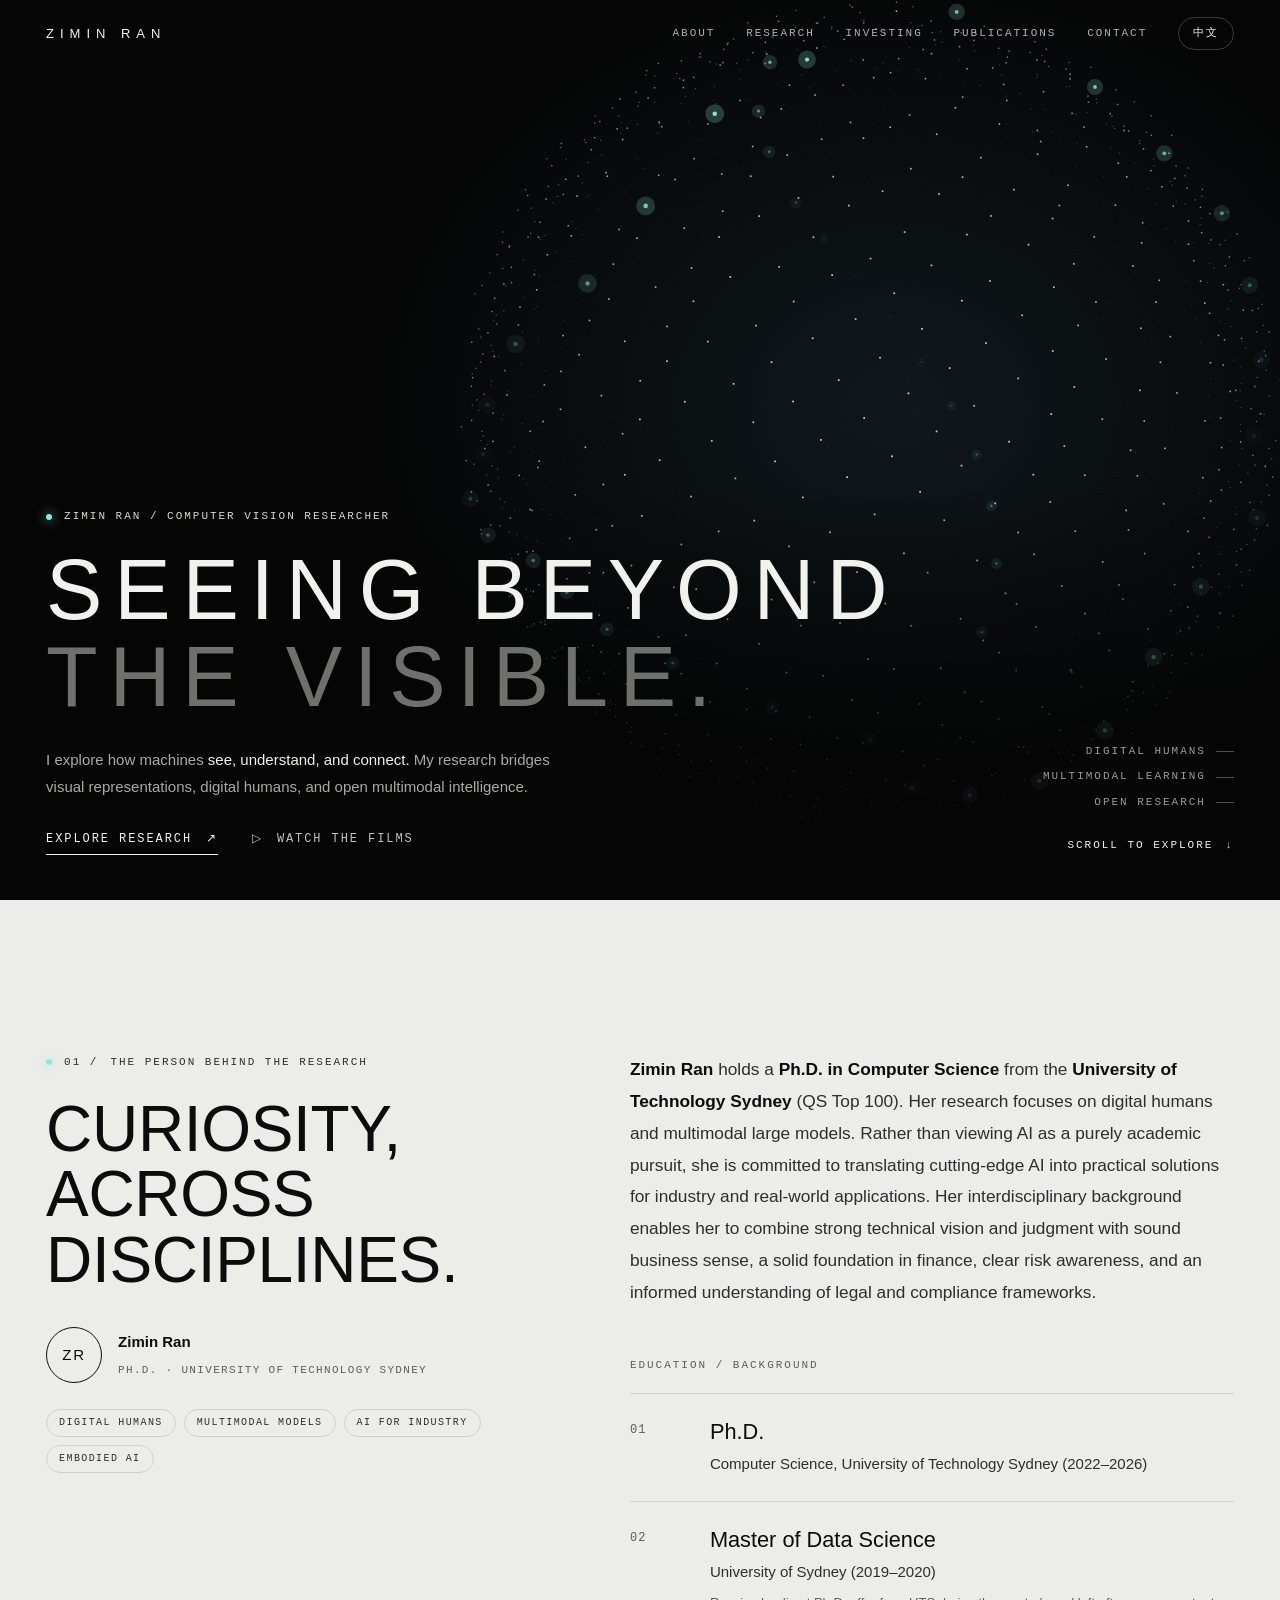
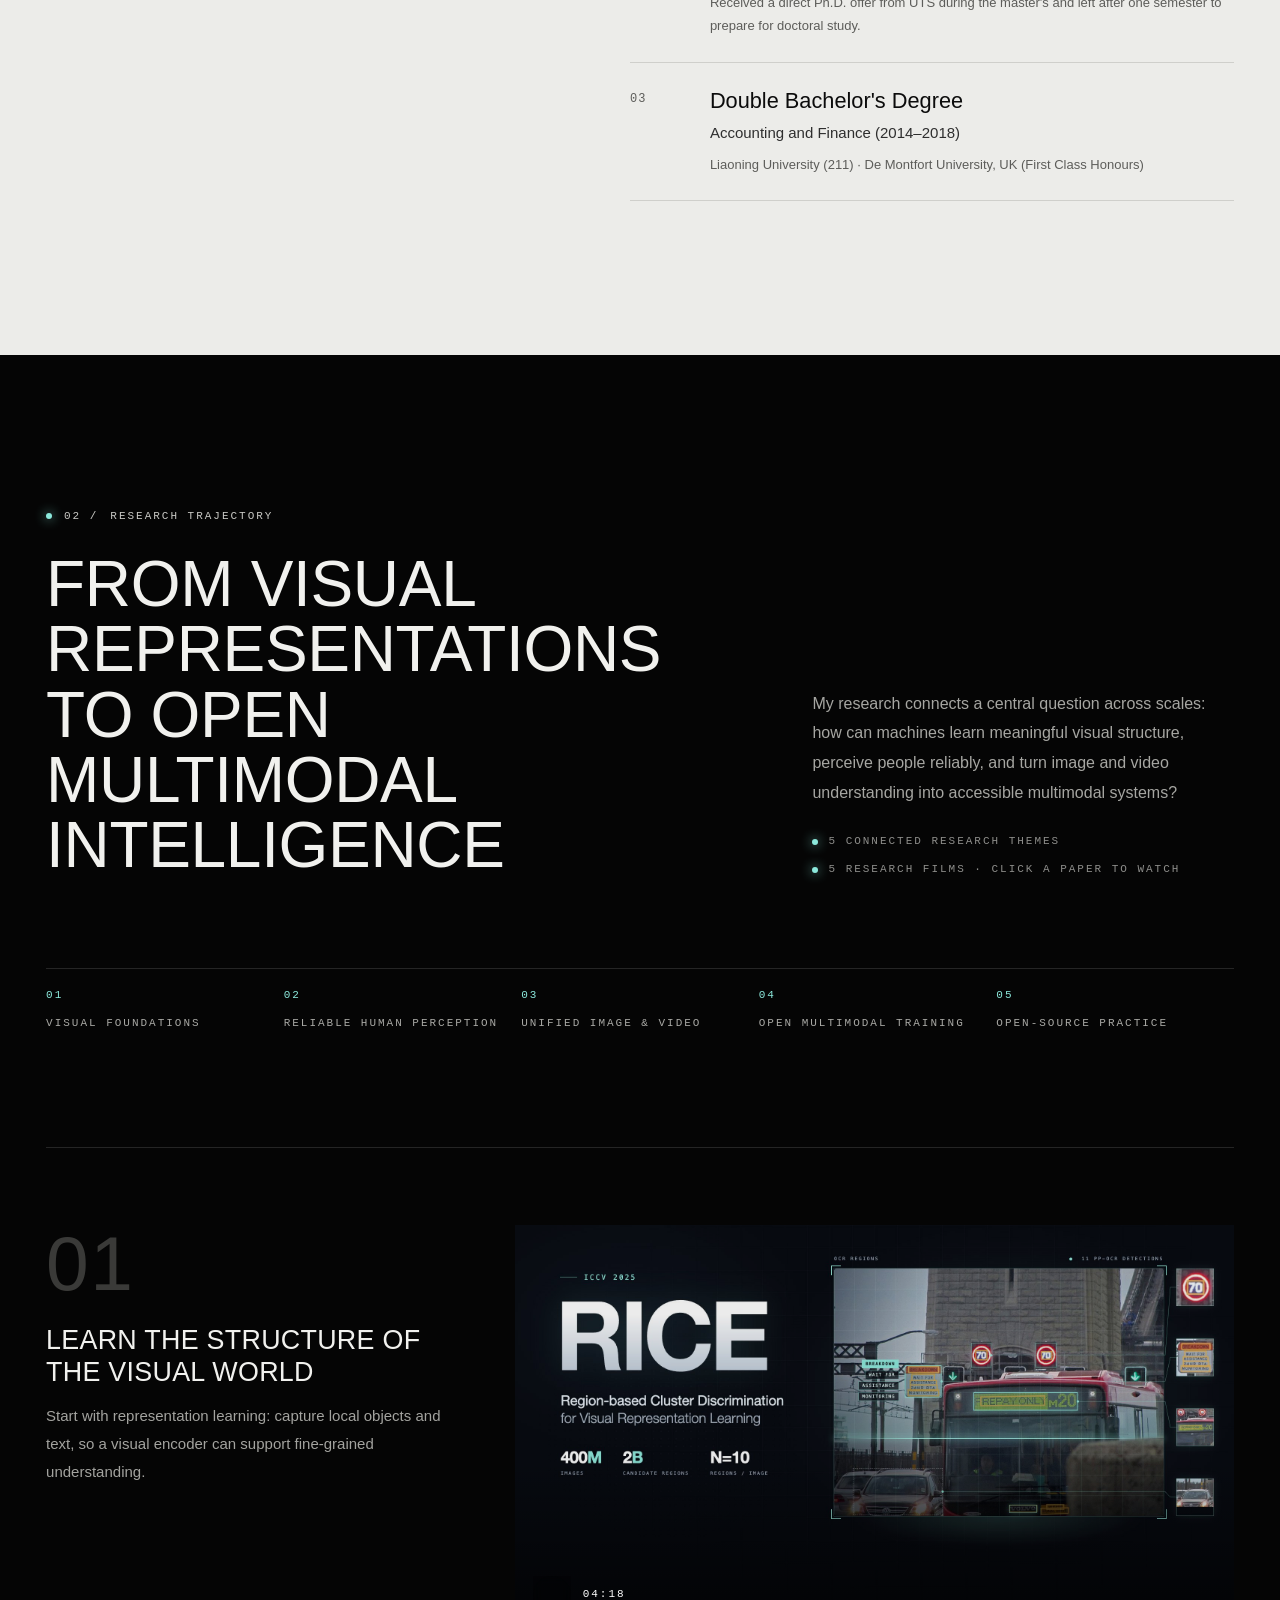
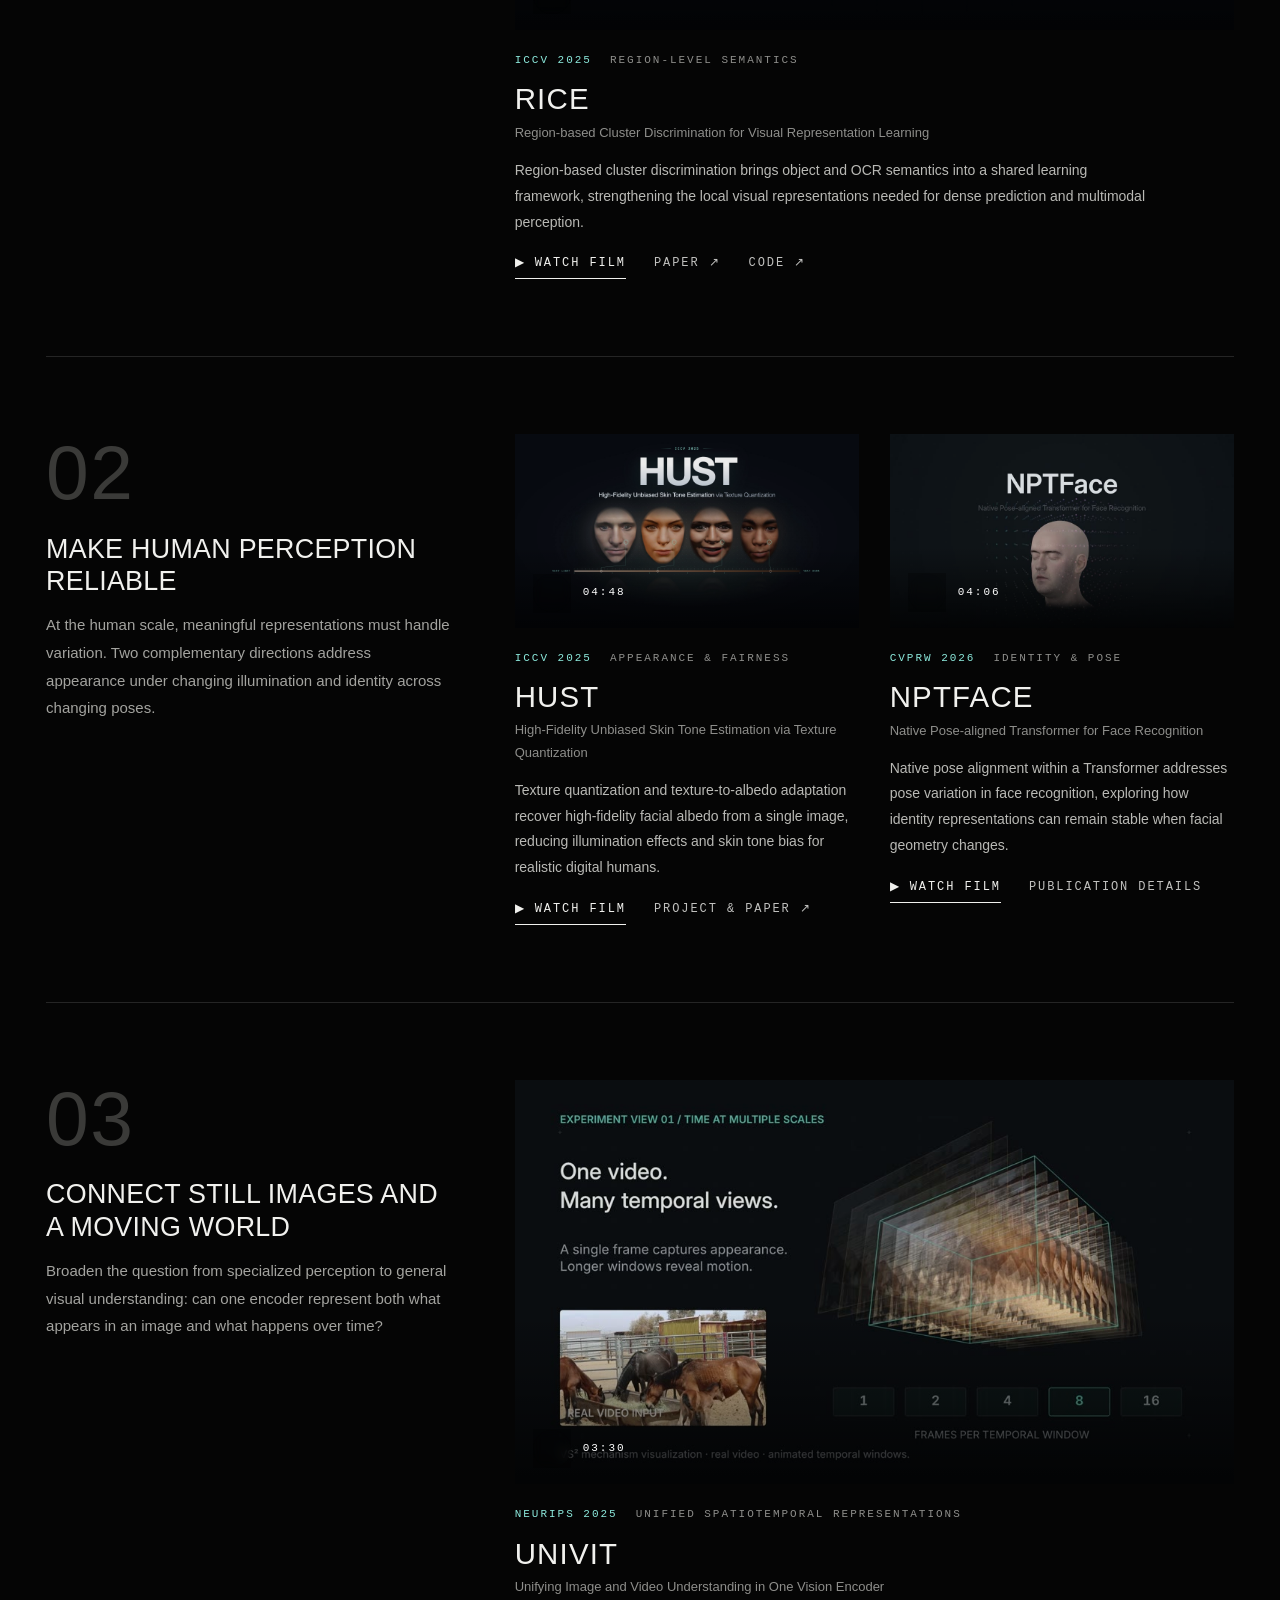
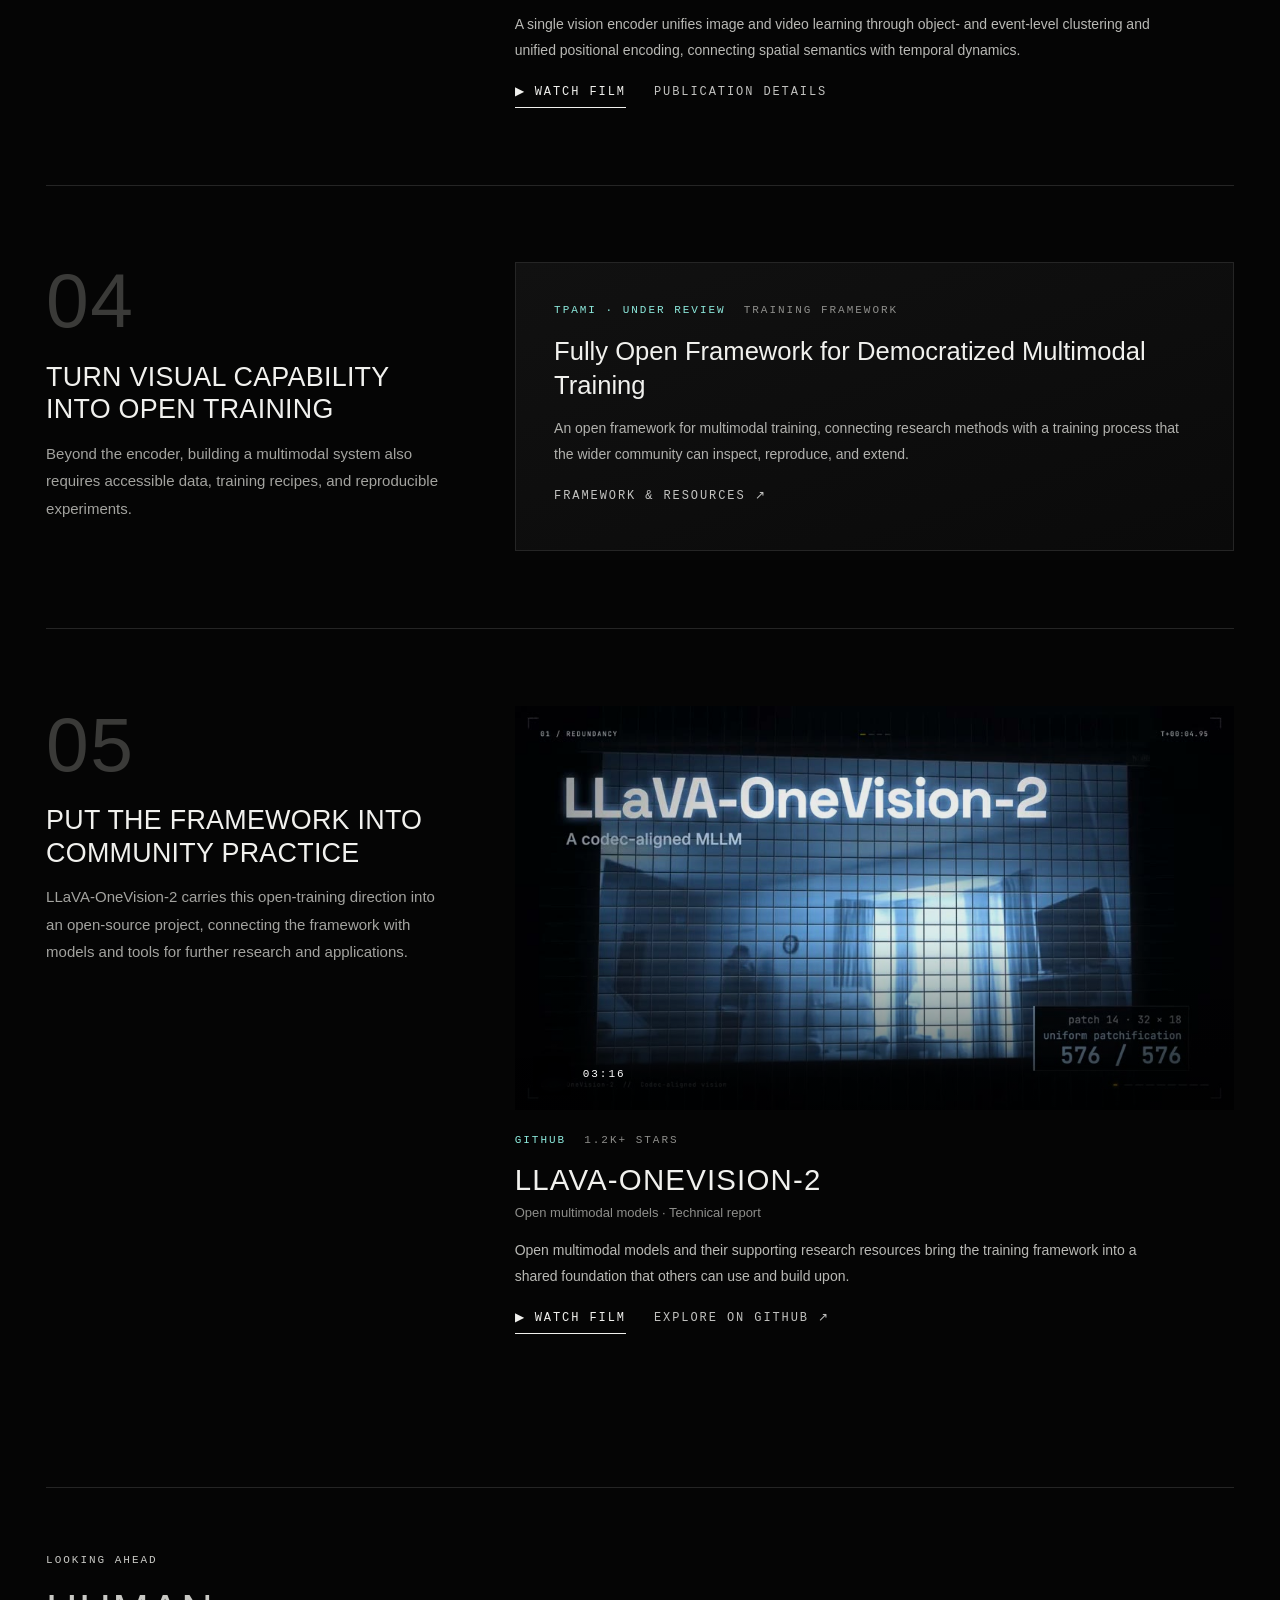
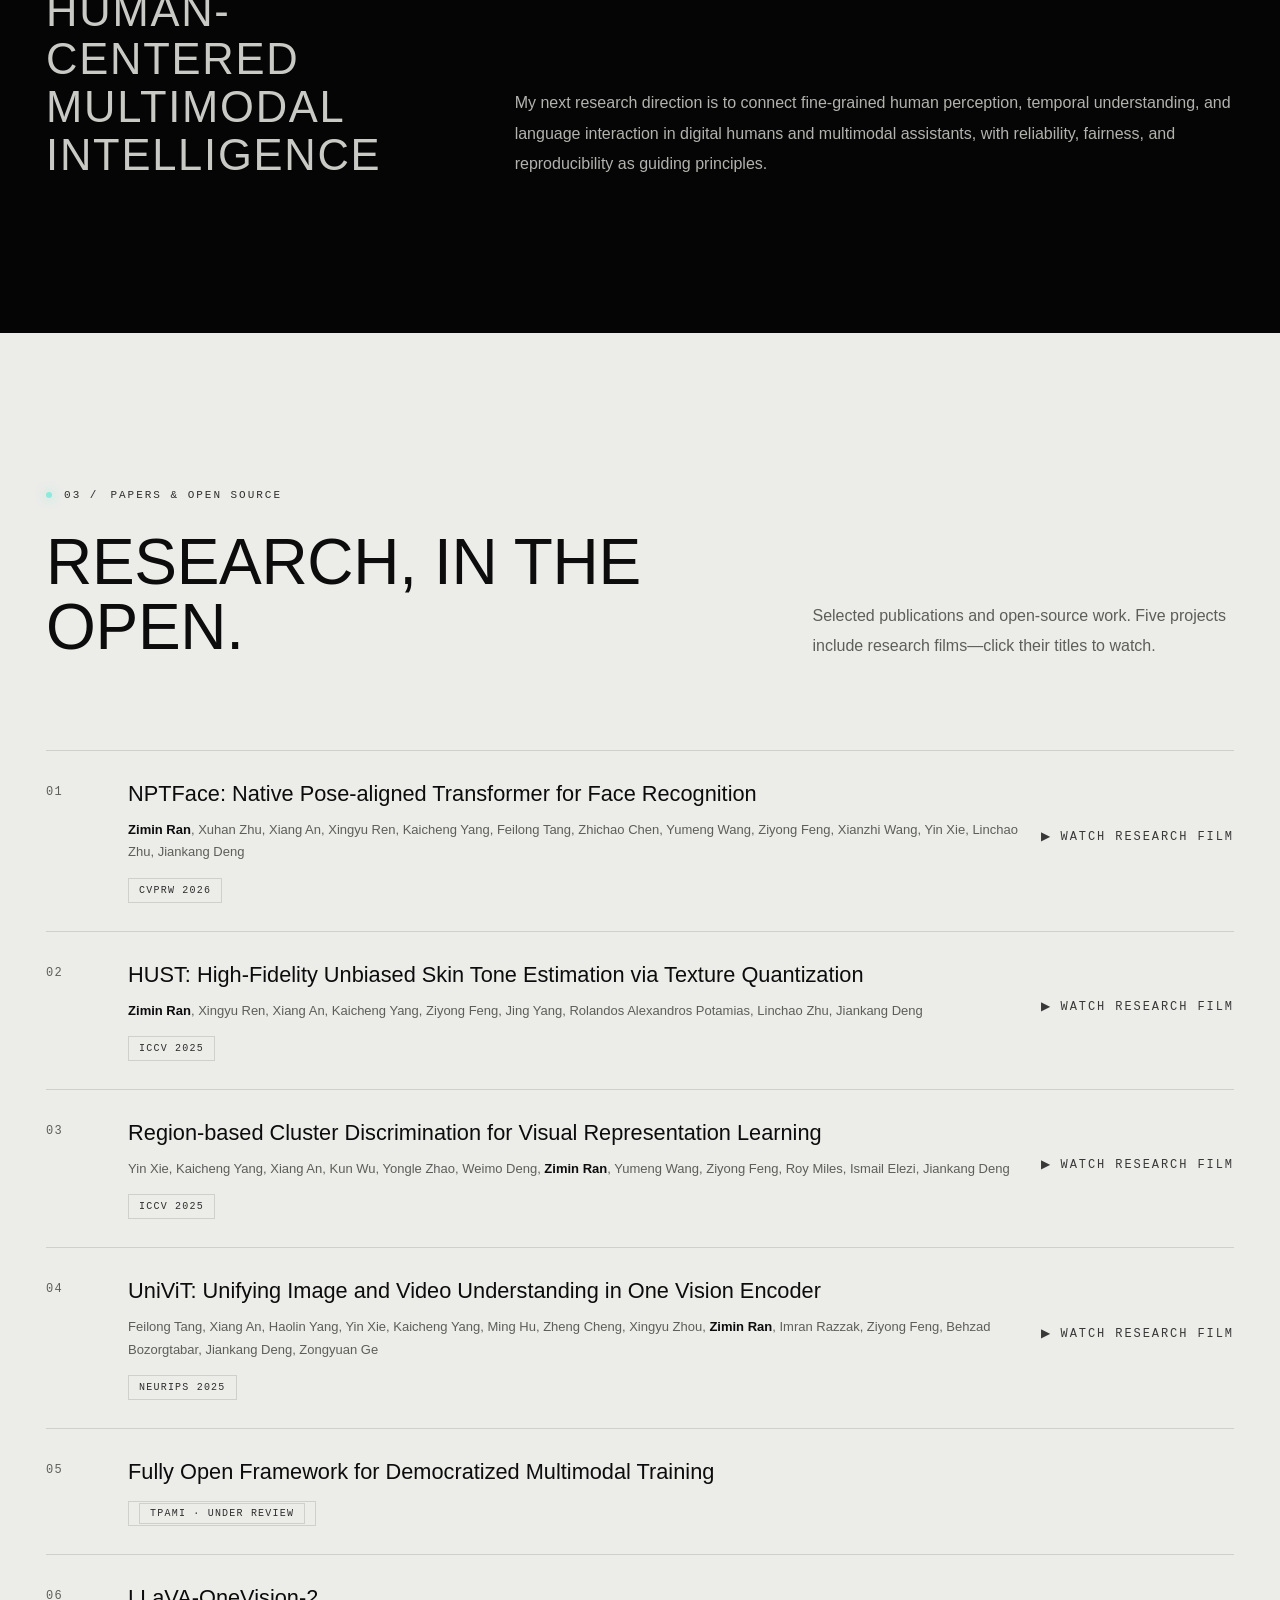
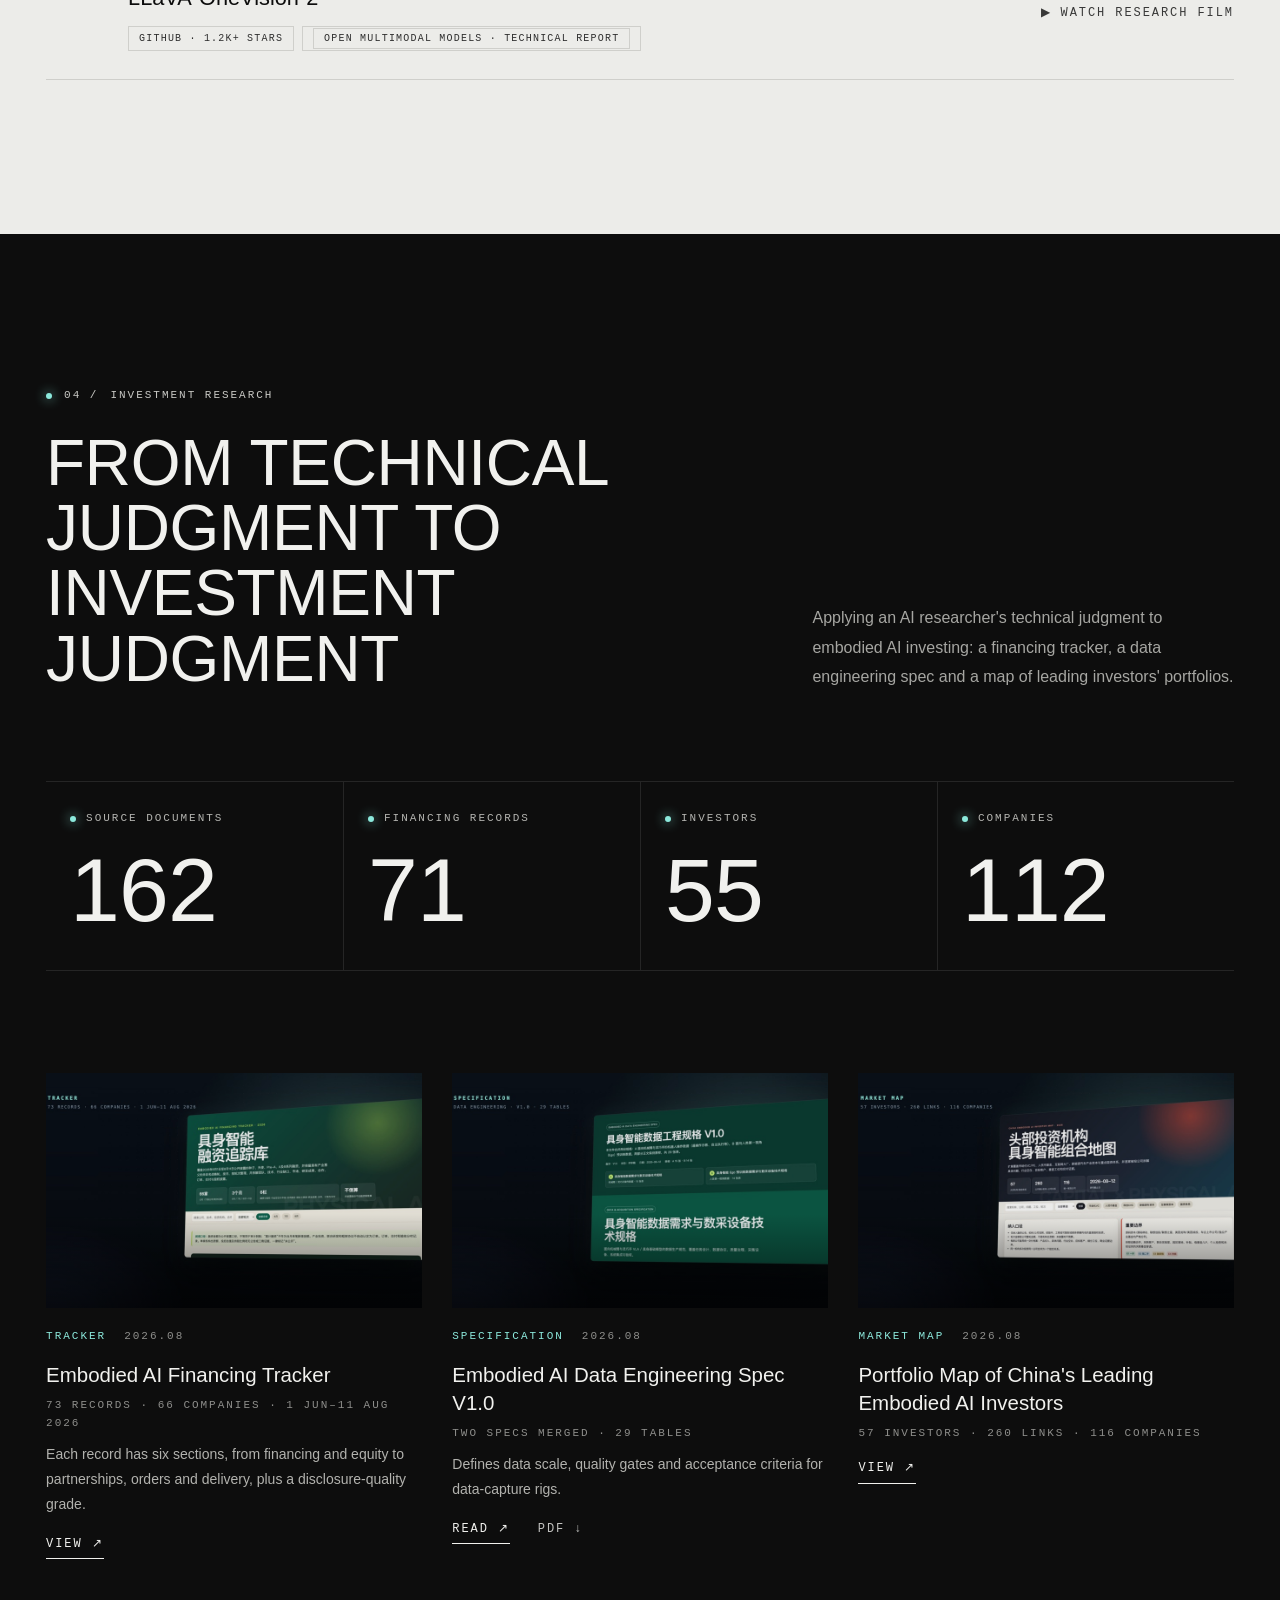
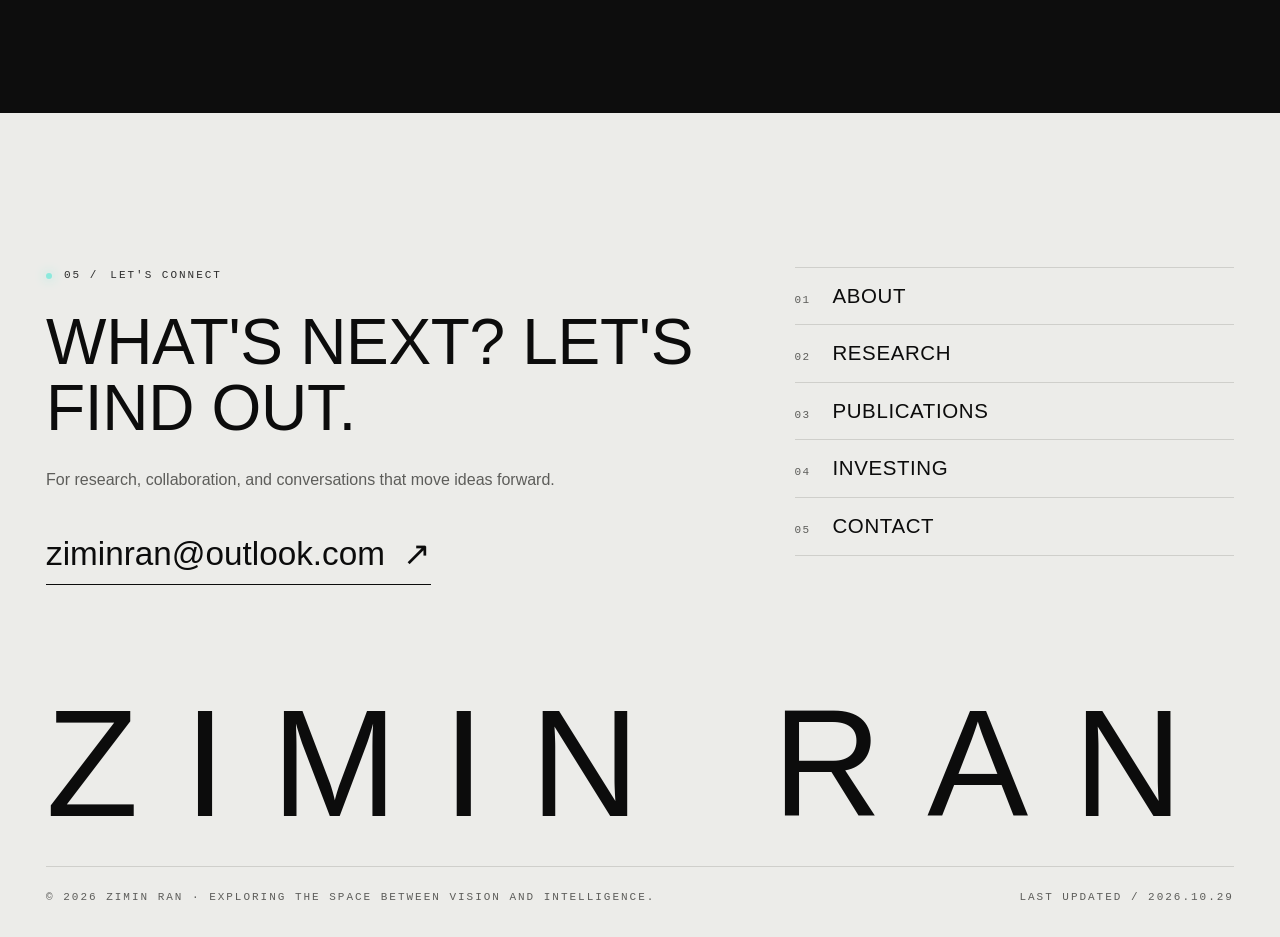
<file: index.html>
<!DOCTYPE html>
<html lang="en">
<head>
  <meta charset="utf-8">
  <meta name="viewport" content="width=device-width, initial-scale=1">
  <meta name="theme-color" content="#050505">
  <title>Zimin Ran — Vision, Humans &amp; Multimodal Intelligence</title>
  <meta name="description" content="Zimin Ran — exploring visual representations, digital humans, and open multimodal intelligence. Research, papers, and films.">
  <link rel="icon" href="assets/img/mark.svg" type="image/svg+xml">
  <link rel="stylesheet" href="assets/home.css">
  <script>document.documentElement.classList.add('js');</script>
  <script src="assets/js/research.js" defer></script>
  <script src="assets/js/home.js" defer></script>
</head>
<body class="lang-en">
  <header class="nav" id="nav">
    <a class="wordmark" href="#top" aria-label="Zimin Ran — home">Zimin Ran</a>
    <nav class="nav-links label" aria-label="Main navigation / 主导航">
      <a href="#about"><span class="lang-en">About</span><span class="lang-zh">关于</span></a>
      <a href="#research"><span class="lang-en">Research</span><span class="lang-zh">研究</span></a>
      <a href="#investing"><span class="lang-en">Investing</span><span class="lang-zh">投研</span></a>
      <a href="#publications"><span class="lang-en">Publications</span><span class="lang-zh">论文</span></a>
      <a href="#contact"><span class="lang-en">Contact</span><span class="lang-zh">联系</span></a>
      <button class="lang-btn label" type="button" data-lang-toggle><span class="lang-en">中文</span><span class="lang-zh">EN</span></button>
      <button class="menu-btn label" type="button" aria-expanded="false" aria-controls="menu" data-menu-open><span class="lang-en">Menu</span><span class="lang-zh">菜单</span></button>
    </nav>
  </header>

  <div class="menu" id="menu" role="dialog" aria-modal="true" aria-label="Menu / 菜单">
    <button class="menu-btn label menu-close" type="button" data-menu-close><span class="lang-en">Close</span><span class="lang-zh">关闭</span></button>
    <ol>
      <li><a href="#about"><span>01</span><span class="lang-en">About</span><span class="lang-zh">关于</span></a></li>
      <li><a href="#research"><span>02</span><span class="lang-en">Research</span><span class="lang-zh">研究</span></a></li>
      <li><a href="#publications"><span>03</span><span class="lang-en">Publications</span><span class="lang-zh">论文</span></a></li>
      <li><a href="#investing"><span>04</span><span class="lang-en">Investing</span><span class="lang-zh">投研</span></a></li>
      <li><a href="#contact"><span>05</span><span class="lang-en">Contact</span><span class="lang-zh">联系</span></a></li>
    </ol>
    <button class="lang-btn label" type="button" data-lang-toggle><span class="lang-en">中文</span><span class="lang-zh">EN</span></button>
  </div>

  <main id="main">
    <section class="hero" id="top" aria-labelledby="hero-title">
      <canvas id="field" aria-hidden="true"></canvas>
      <div class="hero-inner">
        <div>
          <div class="hero-eyebrow label"><span class="dot" aria-hidden="true"></span><span class="lang-en">Zimin Ran / Computer Vision Researcher</span><span class="lang-zh">冉子民 / 计算机视觉研究者</span></div>
          <h1 class="hero-title" id="hero-title"><span class="lang-en">Seeing beyond<br><span class="quiet">the visible.</span></span><span class="lang-zh">感知真实。<br><span class="quiet">理解世界。</span></span></h1>
          <p class="hero-desc"><span class="lang-en">I explore how machines <strong>see, understand, and connect.</strong> My research bridges visual representations, digital humans, and open multimodal intelligence.</span><span class="lang-zh">探索机器如何<strong>感知、理解与连接</strong>。我的研究连接视觉表征、数字人与开放多模态智能，让前沿技术走向真实世界。</span></p>
          <div class="hero-actions">
            <a class="arrow-link" href="#research"><span class="lang-en">Explore research</span><span class="lang-zh">探索我的研究</span><span aria-hidden="true">↗</span></a>
            <a class="arrow-link ghost" href="assets/research/rice.mp4" data-video="rice"><span aria-hidden="true">▷</span><span class="lang-en">Watch the films</span><span class="lang-zh">观看论文视频</span></a>
          </div>
        </div>
        <div class="hero-side label">
          <div class="hero-tags"><span>Digital Humans</span><span>Multimodal Learning</span><span>Open Research</span></div>
          <a class="hero-scroll" href="#about"><span class="lang-en">Scroll to explore</span><span class="lang-zh">向下探索</span><i aria-hidden="true">↓</i></a>
        </div>
      </div>
    </section>

    <section class="sec sec-light" id="about" aria-labelledby="about-title">
      <div class="about-grid">
        <div class="reveal">
          <div class="sec-label label"><span class="dot" aria-hidden="true"></span>01 / <span class="lang-en">The person behind the research</span><span class="lang-zh">研究背后的我</span></div>
          <h2 class="sec-title" id="about-title"><span class="lang-en">Curiosity, across disciplines.</span><span class="lang-zh">跨越学科，保持好奇。</span></h2>
          <div class="signature">
            <div class="monogram" aria-hidden="true">ZR</div>
            <div><strong><span class="lang-en">Zimin Ran</span><span class="lang-zh">冉子民</span></strong><small>Ph.D. · University of Technology Sydney</small></div>
          </div>
          <div class="tags"><span>Digital Humans</span><span>Multimodal Models</span><span>AI for Industry</span><span class="lang-en">Embodied AI</span><span class="lang-zh">具身智能</span></div>
        </div>
        <div class="about-bio reveal">
          <p class="lang-en"><b>Zimin Ran</b> holds a <b>Ph.D. in Computer Science</b> from the <b>University of Technology Sydney</b> (QS Top 100). Her research focuses on digital humans and multimodal large models. Rather than viewing AI as a purely academic pursuit, she is committed to translating cutting-edge AI into practical solutions for industry and real-world applications. Her interdisciplinary background enables her to combine strong technical vision and judgment with sound business sense, a solid foundation in finance, clear risk awareness, and an informed understanding of legal and compliance frameworks.</p>
          <p class="lang-zh"><b>冉子民</b>，<b>悉尼科技大学</b>（QS 世界排名前 100）计算机科学<b>博士</b>。研究方向为数字人与多模态大模型。她不将 AI 视为纯粹的学术研究，而是致力于将前沿 AI 技术转化为产业和现实场景中的实际解决方案。她的跨学科背景使她兼具技术视野与判断力、扎实的金融基础、良好的商业敏感度、清晰的风险意识，以及对法律合规框架的深入理解。</p>
          <div class="rows-title label" style="margin-top:48px"><span class="lang-en">Education / Background</span><span class="lang-zh">教育经历 / 学术背景</span></div>
          <ol class="rows">
            <li><span class="n">01</span><div><b><span class="lang-en">Ph.D.</span><span class="lang-zh">博士</span></b><span class="meta"><span class="lang-en">Computer Science, University of Technology Sydney (2022–2026)</span><span class="lang-zh">计算机科学，悉尼科技大学（2022–2026）</span></span></div></li>
            <li><span class="n">02</span><div><b><span class="lang-en">Master of Data Science</span><span class="lang-zh">数据科学硕士（Master of Data Science）</span></b><span class="meta"><span class="lang-en">University of Sydney (2019–2020)</span><span class="lang-zh">悉尼大学（2019–2020）</span></span><small><span class="lang-en">Received a direct Ph.D. offer from UTS during the master's and left after one semester to prepare for doctoral study.</span><span class="lang-zh">硕士在读期间获得悉尼科技大学直博 offer，修读半年后离校，准备博士入学。</span></small></div></li>
            <li><span class="n">03</span><div><b><span class="lang-en">Double Bachelor's Degree</span><span class="lang-zh">双学士学位</span></b><span class="meta"><span class="lang-en">Accounting and Finance (2014–2018)</span><span class="lang-zh">会计与金融（2014–2018）</span></span><small><span class="lang-en">Liaoning University (211) · De Montfort University, UK (First Class Honours)</span><span class="lang-zh">辽宁大学（211）· 英国德蒙福特大学（一等学位）</span></small></div></li>
          </ol>
        </div>
      </div>
    </section>

    <section class="sec sec-dark" id="research" aria-labelledby="research-title">
      <div class="sec-head reveal">
        <div>
          <div class="sec-label label"><span class="dot" aria-hidden="true"></span>02 / <span class="lang-en">Research trajectory</span><span class="lang-zh">研究主线</span></div>
          <h2 class="sec-title" id="research-title"><span class="lang-en">From visual representations to open multimodal intelligence</span><span class="lang-zh">从视觉表征到开放多模态智能</span></h2>
        </div>
        <div>
          <p class="sec-intro"><span class="lang-en">My research connects a central question across scales: how can machines learn meaningful visual structure, perceive people reliably, and turn image and video understanding into accessible multimodal systems?</span><span class="lang-zh">我的研究围绕一个逐层展开的问题：如何让机器学到有意义的视觉结构，可靠地感知人，并将图像与视频理解转化为开放、可复现的多模态系统？</span></p>
          <div class="rmeta label"><span><span class="dot" aria-hidden="true"></span><span class="lang-en">5 connected research themes</span><span class="lang-zh">五个递进的研究层次</span></span><span><span class="dot" aria-hidden="true"></span><span class="lang-en">5 research films · click a paper to watch</span><span class="lang-zh">五部研究视频 · 点击对应工作即可观看</span></span></div>
        </div>
      </div>

      <nav class="rmap label reveal" aria-label="Research trajectory / 研究路线">
        <a href="#research-representations"><span>01</span><span class="lang-en">Visual foundations</span><span class="lang-zh">视觉表征基础</span></a>
        <a href="#research-people"><span>02</span><span class="lang-en">Reliable human perception</span><span class="lang-zh">可靠的人体感知</span></a>
        <a href="#research-unified"><span>03</span><span class="lang-en">Unified image &amp; video</span><span class="lang-zh">图像与视频统一理解</span></a>
        <a href="#research-training"><span>04</span><span class="lang-en">Open multimodal training</span><span class="lang-zh">开放多模态训练</span></a>
        <a href="#research-open-models"><span>05</span><span class="lang-en">Open-source practice</span><span class="lang-zh">开源模型实践</span></a>
      </nav>

      <section class="stage" id="research-representations" aria-labelledby="research-representations-title">
        <div class="stage-copy reveal">
          <span class="stage-no" aria-hidden="true">01</span>
          <h3 id="research-representations-title"><span class="lang-en">Learn the structure of the visual world</span><span class="lang-zh">学到视觉世界的内在结构</span></h3>
          <p class="stage-intro"><span class="lang-en">Start with representation learning: capture local objects and text, so a visual encoder can support fine-grained understanding.</span><span class="lang-zh">研究从表征学习这一基础问题出发：让视觉编码器捕捉局部物体与文字语义，为细粒度理解提供基础。</span></p>
        </div>
        <div class="films">
          <article class="research-film reveal" data-film="rice">
            <a class="cover" href="assets/research/rice.mp4" data-video="rice" aria-label="Watch RICE research film / 观看 RICE 论文视频">
              <img src="assets/research/rice.jpg?v=2" width="960" height="540" loading="lazy" decoding="async" alt="RICE region-level visual representation demonstration">
              <span class="play label"><i aria-hidden="true">&#9654;</i>04:18</span>
            </a>
            <div class="film-body">
              <div class="film-meta label"><span class="venue">ICCV 2025</span><span class="lang-en">Region-level semantics</span><span class="lang-zh">区域级语义</span></div>
              <h4><a href="assets/research/rice.mp4" data-video="rice">RICE</a></h4>
              <p class="paper-name">Region-based Cluster Discrimination for Visual Representation Learning</p>
              <p class="research-film-summary"><span class="lang-en">Region-based cluster discrimination brings object and OCR semantics into a shared learning framework, strengthening the local visual representations needed for dense prediction and multimodal perception.</span><span class="lang-zh">通过区域级聚类判别，在统一框架中学习物体与 OCR 语义，增强密集预测与多模态感知所需的局部视觉表征。</span></p>
              <div class="film-links"><a class="arrow-link" href="assets/research/rice.mp4" data-video="rice"><span class="lang-en">&#9654; Watch film</span><span class="lang-zh">&#9654; 观看视频</span></a><a class="arrow-link ghost" href="https://arxiv.org/abs/2507.20025" target="_blank" rel="noopener noreferrer"><span class="lang-en">Paper ↗</span><span class="lang-zh">论文 ↗</span></a><a class="arrow-link ghost" href="https://github.com/deepglint/MVT" target="_blank" rel="noopener noreferrer"><span class="lang-en">Code ↗</span><span class="lang-zh">代码 ↗</span></a></div>
            </div>
          </article>
        </div>
      </section>

      <section class="stage" id="research-people" aria-labelledby="research-people-title">
        <div class="stage-copy reveal">
          <span class="stage-no" aria-hidden="true">02</span>
          <h3 id="research-people-title"><span class="lang-en">Make human perception reliable</span><span class="lang-zh">让对人的感知更可靠</span></h3>
          <p class="stage-intro"><span class="lang-en">At the human scale, meaningful representations must handle variation. Two complementary directions address appearance under changing illumination and identity across changing poses.</span><span class="lang-zh">将表征问题聚焦到人：面对真实场景中的变化，如何保持感知的可靠性？两条互补方向分别关注光照变化下的外观与姿态变化下的身份。</span></p>
        </div>
        <div class="films two">
          <article class="research-film reveal" data-film="hust">
            <a class="cover" href="assets/research/hust.mp4" data-video="hust" aria-label="Watch HUST research film / 观看 HUST 论文视频">
              <img src="assets/research/hust.jpg?v=2" width="960" height="540" loading="lazy" decoding="async" alt="HUST facial texture and skin tone estimation demonstration">
              <span class="play label"><i aria-hidden="true">&#9654;</i>04:48</span>
            </a>
            <div class="film-body">
              <div class="film-meta label"><span class="venue">ICCV 2025</span><span class="lang-en">Appearance &amp; fairness</span><span class="lang-zh">外观与公平性</span></div>
              <h4><a href="assets/research/hust.mp4" data-video="hust">HUST</a></h4>
              <p class="paper-name">High-Fidelity Unbiased Skin Tone Estimation via Texture Quantization</p>
              <p class="research-film-summary"><span class="lang-en">Texture quantization and texture-to-albedo adaptation recover high-fidelity facial albedo from a single image, reducing illumination effects and skin tone bias for realistic digital humans.</span><span class="lang-zh">通过纹理量化与纹理到反照率的域适配，从单张图像恢复高保真人脸反照率，减少光照干扰与肤色偏差，为真实数字人提供外观基础。</span></p>
              <div class="film-links"><a class="arrow-link" href="assets/research/hust.mp4" data-video="hust"><span class="lang-en">&#9654; Watch film</span><span class="lang-zh">&#9654; 观看视频</span></a><a class="arrow-link ghost" href="https://ziminran.github.io/hust-iccv/" target="_blank" rel="noopener noreferrer"><span class="lang-en">Project &amp; paper ↗</span><span class="lang-zh">项目与论文 ↗</span></a></div>
            </div>
          </article>
          <article class="research-film reveal" data-film="nptface" style="--d:120ms">
            <a class="cover" href="assets/research/nptface.mp4?v=continuous-1" data-video="nptface" aria-label="Watch NPTFace research film / 观看 NPTFace 论文视频">
              <img src="assets/research/nptface.jpg" width="960" height="540" loading="lazy" decoding="async" alt="NPTFace pose-aligned face recognition demonstration">
              <span class="play label"><i aria-hidden="true">&#9654;</i>04:06</span>
            </a>
            <div class="film-body">
              <div class="film-meta label"><span class="venue">CVPRW 2026</span><span class="lang-en">Identity &amp; pose</span><span class="lang-zh">身份与姿态</span></div>
              <h4><a href="assets/research/nptface.mp4?v=continuous-1" data-video="nptface">NPTFace</a></h4>
              <p class="paper-name">Native Pose-aligned Transformer for Face Recognition</p>
              <p class="research-film-summary"><span class="lang-en">Native pose alignment within a Transformer addresses pose variation in face recognition, exploring how identity representations can remain stable when facial geometry changes.</span><span class="lang-zh">在 Transformer 中引入原生姿态对齐，缓解人脸识别中的姿态变化问题，探索如何在面部几何变化时仍保持稳定的身份表征。</span></p>
              <div class="film-links"><a class="arrow-link" href="assets/research/nptface.mp4?v=continuous-1" data-video="nptface"><span class="lang-en">&#9654; Watch film</span><span class="lang-zh">&#9654; 观看视频</span></a><a class="arrow-link ghost" href="#pub-nptface"><span class="lang-en">Publication details</span><span class="lang-zh">论文信息</span></a></div>
            </div>
          </article>
        </div>
      </section>

      <section class="stage" id="research-unified" aria-labelledby="research-unified-title">
        <div class="stage-copy reveal">
          <span class="stage-no" aria-hidden="true">03</span>
          <h3 id="research-unified-title"><span class="lang-en">Connect still images and a moving world</span><span class="lang-zh">从静态图像走向动态世界</span></h3>
          <p class="stage-intro"><span class="lang-en">Broaden the question from specialized perception to general visual understanding: can one encoder represent both what appears in an image and what happens over time?</span><span class="lang-zh">从具体感知任务进一步走向通用视觉理解：能否用同一个编码器，既理解图像中的内容，也理解视频中随时间发生的事件？</span></p>
        </div>
        <div class="films">
          <article class="research-film reveal" data-film="univit">
            <a class="cover" href="assets/research/univit.mp4?v=research-cut-1" data-video="univit" aria-label="Watch UniViT research film / 观看 UniViT 论文视频">
              <img src="assets/research/univit.jpg" width="960" height="540" loading="lazy" decoding="async" alt="UniViT unified image and video encoder demonstration">
              <span class="play label"><i aria-hidden="true">&#9654;</i>03:30</span>
            </a>
            <div class="film-body">
              <div class="film-meta label"><span class="venue">NeurIPS 2025</span><span class="lang-en">Unified spatiotemporal representations</span><span class="lang-zh">统一时空表征</span></div>
              <h4><a href="assets/research/univit.mp4?v=research-cut-1" data-video="univit">UniViT</a></h4>
              <p class="paper-name">Unifying Image and Video Understanding in One Vision Encoder</p>
              <p class="research-film-summary"><span class="lang-en">A single vision encoder unifies image and video learning through object- and event-level clustering and unified positional encoding, connecting spatial semantics with temporal dynamics.</span><span class="lang-zh">通过物体级与事件级聚类及统一位置编码，在单一视觉编码器中联合学习图像与视频，连接空间语义与时间动态。</span></p>
              <div class="film-links"><a class="arrow-link" href="assets/research/univit.mp4?v=research-cut-1" data-video="univit"><span class="lang-en">&#9654; Watch film</span><span class="lang-zh">&#9654; 观看视频</span></a><a class="arrow-link ghost" href="#pub-univit"><span class="lang-en">Publication details</span><span class="lang-zh">论文信息</span></a></div>
            </div>
          </article>
        </div>
      </section>

      <section class="stage" id="research-training" aria-labelledby="research-training-title">
        <div class="stage-copy reveal">
          <span class="stage-no" aria-hidden="true">04</span>
          <h3 id="research-training-title"><span class="lang-en">Turn visual capability into open training</span><span class="lang-zh">从视觉能力走向开放训练体系</span></h3>
          <p class="stage-intro"><span class="lang-en">Beyond the encoder, building a multimodal system also requires accessible data, training recipes, and reproducible experiments.</span><span class="lang-zh">有了视觉理解能力，还需要开放的数据、训练方法与可复现的实验流程，才能构建可持续迭代的多模态系统。</span></p>
        </div>
        <div class="films">
          <article class="open-work reveal">
            <div class="film-meta label"><span class="venue"><span class="lang-en">TPAMI · Under review</span><span class="lang-zh">TPAMI · 在审</span></span><span class="lang-en">Training framework</span><span class="lang-zh">训练框架</span></div>
            <h4>Fully Open Framework for Democratized Multimodal Training</h4>
            <p><span class="lang-en">An open framework for multimodal training, connecting research methods with a training process that the wider community can inspect, reproduce, and extend.</span><span class="lang-zh">围绕多模态训练的开放框架，将研究方法与社区可检查、可复现、可扩展的训练流程连接起来，降低开展多模态研究的门槛。</span></p>
            <div class="film-links"><a class="arrow-link ghost" href="https://github.com/EvolvingLMMs-Lab/LLaVA-OneVision-2" target="_blank" rel="noopener noreferrer"><span class="lang-en">Framework &amp; resources ↗</span><span class="lang-zh">框架与研究资源 ↗</span></a></div>
          </article>
        </div>
      </section>

      <section class="stage" id="research-open-models" aria-labelledby="research-open-models-title">
        <div class="stage-copy reveal">
          <span class="stage-no" aria-hidden="true">05</span>
          <h3 id="research-open-models-title"><span class="lang-en">Put the framework into community practice</span><span class="lang-zh">让开放框架成为社区可用的模型</span></h3>
          <p class="stage-intro"><span class="lang-en">LLaVA-OneVision-2 carries this open-training direction into an open-source project, connecting the framework with models and tools for further research and applications.</span><span class="lang-zh">LLaVA-OneVision-2 将上述开放训练方向落实为开源项目，把框架、模型与工具连接起来，支持后续研究与应用探索。</span></p>
        </div>
        <div class="films">
          <article class="research-film reveal" data-film="llava">
            <a class="cover" href="assets/research/llava.mp4" data-video="llava" aria-label="Watch LLaVA-OneVision-2 research film / 观看 LLaVA-OneVision-2 展示视频">
              <img src="assets/research/llava.jpg" width="960" height="540" loading="lazy" decoding="async" alt="LLaVA-OneVision-2 multimodal model demonstration">
              <span class="play label"><i aria-hidden="true">&#9654;</i>03:16</span>
            </a>
            <div class="film-body">
              <div class="film-meta label"><span class="venue">GitHub</span><span>1.2K+ stars</span></div>
              <h4><a href="assets/research/llava.mp4" data-video="llava">LLaVA-OneVision-2</a></h4>
              <p class="paper-name"><span class="lang-en">Open multimodal models · Technical report</span><span class="lang-zh">开源多模态大模型 · 技术报告</span></p>
              <p class="research-film-summary"><span class="lang-en">Open multimodal models and their supporting research resources bring the training framework into a shared foundation that others can use and build upon.</span><span class="lang-zh">以开源多模态模型及配套研究资源承接训练框架，让研究成果成为他人可以使用、验证与继续构建的共同基础。</span></p>
              <div class="film-links"><a class="arrow-link" href="assets/research/llava.mp4" data-video="llava"><span class="lang-en">&#9654; Watch film</span><span class="lang-zh">&#9654; 观看视频</span></a><a class="arrow-link ghost" href="https://github.com/EvolvingLMMs-Lab/LLaVA-OneVision-2" target="_blank" rel="noopener noreferrer"><span class="lang-en">Explore on GitHub ↗</span><span class="lang-zh">访问 GitHub 项目 ↗</span></a></div>
            </div>
          </article>
        </div>
      </section>

      <div class="next reveal">
        <div class="label" style="color:#c9c9c5"><span class="lang-en">Looking ahead</span><span class="lang-zh">未来研究方向</span><h3><span class="lang-en">Human-centered multimodal intelligence</span><span class="lang-zh">面向人的多模态智能</span></h3></div>
        <p><span class="lang-en">My next research direction is to connect fine-grained human perception, temporal understanding, and language interaction in digital humans and multimodal assistants, with reliability, fairness, and reproducibility as guiding principles.</span><span class="lang-zh">下一步，我希望在数字人与多模态助手中进一步连接细粒度人体感知、时序理解与语言交互，并将可靠性、公平性与可复现性贯穿其中。</span></p>
      </div>
    </section>

    <section class="sec sec-light" id="publications" aria-labelledby="publications-title">
      <div class="sec-head reveal">
        <div>
          <div class="sec-label label"><span class="dot" aria-hidden="true"></span>03 / <span class="lang-en">Papers &amp; open source</span><span class="lang-zh">论文与开源</span></div>
          <h2 class="sec-title" id="publications-title"><span class="lang-en">Research, in the open.</span><span class="lang-zh">让研究，开放生长。</span></h2>
        </div>
        <p class="sec-intro"><span class="lang-en">Selected publications and open-source work. Five projects include research films—click their titles to watch.</span><span class="lang-zh">论文与开源项目。点击五项已配视频的研究工作标题，即可观看对应展示。</span></p>
      </div>
      <ol class="pubs">
        <li id="pub-nptface" class="reveal"><span class="n">01</span><div><div class="pub-title"><a href="assets/research/nptface.mp4?v=continuous-1" data-video="nptface">NPTFace: Native Pose-aligned Transformer for Face Recognition</a></div><p class="pub-authors"><b>Zimin Ran</b>, Xuhan Zhu, Xiang An, Xingyu Ren, Kaicheng Yang, Feilong Tang, Zhichao Chen, Yumeng Wang, Ziyong Feng, Xianzhi Wang, Yin Xie, Linchao Zhu, Jiankang Deng</p><div class="pub-tags"><span>CVPRW 2026</span></div></div><a class="pub-side arrow-link ghost" href="assets/research/nptface.mp4?v=continuous-1" data-video="nptface"><span class="lang-en">&#9654; Watch research film</span><span class="lang-zh">&#9654; 观看论文视频</span></a></li>
        <li class="reveal"><span class="n">02</span><div><div class="pub-title"><a href="assets/research/hust.mp4" data-video="hust">HUST: High-Fidelity Unbiased Skin Tone Estimation via Texture Quantization</a></div><p class="pub-authors"><b>Zimin Ran</b>, Xingyu Ren, Xiang An, Kaicheng Yang, Ziyong Feng, Jing Yang, Rolandos Alexandros Potamias, Linchao Zhu, Jiankang Deng</p><div class="pub-tags"><span>ICCV 2025</span></div></div><a class="pub-side arrow-link ghost" href="assets/research/hust.mp4" data-video="hust"><span class="lang-en">&#9654; Watch research film</span><span class="lang-zh">&#9654; 观看论文视频</span></a></li>
        <li class="reveal"><span class="n">03</span><div><div class="pub-title"><a href="assets/research/rice.mp4" data-video="rice">Region-based Cluster Discrimination for Visual Representation Learning</a></div><p class="pub-authors">Yin Xie, Kaicheng Yang, Xiang An, Kun Wu, Yongle Zhao, Weimo Deng, <b>Zimin Ran</b>, Yumeng Wang, Ziyong Feng, Roy Miles, Ismail Elezi, Jiankang Deng</p><div class="pub-tags"><span>ICCV 2025</span></div></div><a class="pub-side arrow-link ghost" href="assets/research/rice.mp4" data-video="rice"><span class="lang-en">&#9654; Watch research film</span><span class="lang-zh">&#9654; 观看论文视频</span></a></li>
        <li id="pub-univit" class="reveal"><span class="n">04</span><div><div class="pub-title"><a href="assets/research/univit.mp4?v=research-cut-1" data-video="univit">UniViT: Unifying Image and Video Understanding in One Vision Encoder</a></div><p class="pub-authors">Feilong Tang, Xiang An, Haolin Yang, Yin Xie, Kaicheng Yang, Ming Hu, Zheng Cheng, Xingyu Zhou, <b>Zimin Ran</b>, Imran Razzak, Ziyong Feng, Behzad Bozorgtabar, Jiankang Deng, Zongyuan Ge</p><div class="pub-tags"><span>NeurIPS 2025</span></div></div><a class="pub-side arrow-link ghost" href="assets/research/univit.mp4?v=research-cut-1" data-video="univit"><span class="lang-en">&#9654; Watch research film</span><span class="lang-zh">&#9654; 观看论文视频</span></a></li>
        <li class="reveal"><span class="n">05</span><div><div class="pub-title"><a href="https://github.com/EvolvingLMMs-Lab/LLaVA-OneVision-2" target="_blank" rel="noopener noreferrer">Fully Open Framework for Democratized Multimodal Training</a></div><div class="pub-tags"><span><span class="lang-en">TPAMI · Under review</span><span class="lang-zh">TPAMI · 在审</span></span></div></div></li>
        <li class="reveal"><span class="n">06</span><div><div class="pub-title"><a href="assets/research/llava.mp4" data-video="llava">LLaVA-OneVision-2</a></div><div class="pub-tags"><span>GitHub · 1.2K+ stars</span><span><span class="lang-en">Open multimodal models · Technical report</span><span class="lang-zh">开源多模态大模型 · 技术报告</span></span></div></div><a class="pub-side arrow-link ghost" href="assets/research/llava.mp4" data-video="llava"><span class="lang-en">&#9654; Watch research film</span><span class="lang-zh">&#9654; 观看研究视频</span></a></li>
      </ol>
    </section>

    <section class="sec sec-dark alt" id="investing" aria-labelledby="investing-title">
      <div class="sec-head reveal">
        <div>
          <div class="sec-label label"><span class="dot" aria-hidden="true"></span>04 / <span class="lang-en">Investment research</span><span class="lang-zh">投研作品</span></div>
          <h2 class="sec-title" id="investing-title"><span class="lang-en">From technical judgment to investment judgment</span><span class="lang-zh">从技术判断到投资判断</span></h2>
        </div>
        <p class="sec-intro"><span class="lang-en">Applying an AI researcher's technical judgment to embodied AI investing: a financing tracker, a data engineering spec and a map of leading investors' portfolios.</span><span class="lang-zh">把 AI 研究中的技术判断用于具身智能投研：融资追踪库、数据工程规格与头部机构组合地图。</span></p>
      </div>
      <div class="stats reveal">
        <div class="stat"><span class="label"><span class="dot" aria-hidden="true"></span><span class="lang-en">Source documents</span><span class="lang-zh">份资料</span></span><b data-count="167">167</b></div>
        <div class="stat"><span class="label"><span class="dot" aria-hidden="true"></span><span class="lang-en">Financing records</span><span class="lang-zh">条融资记录</span></span><b data-count="73">73</b></div>
        <div class="stat"><span class="label"><span class="dot" aria-hidden="true"></span><span class="lang-en">Investors</span><span class="lang-zh">家机构</span></span><b data-count="57">57</b></div>
        <div class="stat"><span class="label"><span class="dot" aria-hidden="true"></span><span class="lang-en">Companies</span><span class="lang-zh">家公司</span></span><b data-count="116">116</b></div>
      </div>
      <div class="works">
        <article class="work reveal">
          <a class="cover" href="research/embodied-financing-tracker-2026.html" target="_blank" rel="noopener" aria-label="Open the financing tracker / 打开融资追踪库"><img src="assets/research/embodied-financing-tracker-2026.jpg?v=3" width="960" height="540" loading="lazy" decoding="async" alt="Title page of the embodied AI financing tracker, June–August 2026"></a>
          <div class="film-meta label" style="margin-top:20px"><span class="venue"><span class="lang-en">Tracker</span><span class="lang-zh">追踪库</span></span><span>2026.08</span></div>
          <h4><span class="lang-en">Embodied AI Financing Tracker</span><span class="lang-zh">具身智能融资追踪库</span></h4>
          <div class="metric label"><span class="lang-en">73 records · 66 companies · 1 Jun–11 Aug 2026</span><span class="lang-zh">73 条记录 · 66 家公司 · 2026.6.1–8.11</span></div>
          <p><span class="lang-en">Each record has six sections, from financing and equity to partnerships, orders and delivery, plus a disclosure-quality grade.</span><span class="lang-zh">每条记录分「融资与股权」「行业空白与市场」「技术路径」「团队与资源」「研发成果」「合作、订单与交付」六栏，并标注披露质量。</span></p>
          <div class="film-links"><a class="arrow-link" href="research/embodied-financing-tracker-2026.html" target="_blank" rel="noopener"><span class="lang-en">View ↗</span><span class="lang-zh">查看 ↗</span></a></div>
        </article>
        <article class="work reveal" style="--d:100ms">
          <a class="cover" href="research/embodied-data-spec-v1.html" target="_blank" rel="noopener" aria-label="Read the data engineering spec / 阅读数据工程规格"><img src="assets/research/embodied-data-spec-v1.jpg" width="960" height="540" loading="lazy" decoding="async" alt="Cover of the embodied AI data engineering specification V1.0"></a>
          <div class="film-meta label" style="margin-top:20px"><span class="venue"><span class="lang-en">Specification</span><span class="lang-zh">技术规格</span></span><span>2026.08</span></div>
          <h4><span class="lang-en">Embodied AI Data Engineering Spec V1.0</span><span class="lang-zh">具身智能数据工程规格 V1.0</span></h4>
          <div class="metric label"><span class="lang-en">Two specs merged · 29 tables</span><span class="lang-zh">两份规格合并 · 29 张表</span></div>
          <p><span class="lang-en">Defines data scale, quality gates and acceptance criteria for data-capture rigs.</span><span class="lang-zh">定义数据规模、质量门槛与数采设备验收标准。</span></p>
          <div class="film-links"><a class="arrow-link" href="research/embodied-data-spec-v1.html" target="_blank" rel="noopener"><span class="lang-en">Read ↗</span><span class="lang-zh">阅读 ↗</span></a><a class="arrow-link ghost" href="assets/research/embodied-data-spec-v1.pdf" download><span class="lang-en">PDF ↓</span><span class="lang-zh">PDF ↓</span></a></div>
        </article>
        <article class="work reveal" style="--d:200ms">
          <a class="cover" href="research/embodied-investor-map-2026.html" target="_blank" rel="noopener" aria-label="View the investor portfolio map / 查看机构组合地图"><img src="assets/research/embodied-investor-map-2026.jpg" width="960" height="540" loading="lazy" decoding="async" alt="Header of the portfolio map of China's leading embodied AI investors"></a>
          <div class="film-meta label" style="margin-top:20px"><span class="venue"><span class="lang-en">Market map</span><span class="lang-zh">组合地图</span></span><span>2026.08</span></div>
          <h4><span class="lang-en">Portfolio Map of China's Leading Embodied AI Investors</span><span class="lang-zh">中国头部投资机构具身智能组合地图</span></h4>
          <div class="metric label"><span class="lang-en">57 investors · 260 links · 116 companies</span><span class="lang-zh">57 家机构 · 260 条关系 · 116 家公司</span></div>
          <div class="film-links"><a class="arrow-link" href="research/embodied-investor-map-2026.html" target="_blank" rel="noopener"><span class="lang-en">View ↗</span><span class="lang-zh">查看 ↗</span></a></div>
        </article>
      </div>
    </section>

    <section class="sec sec-light" id="contact" aria-labelledby="contact-title">
      <div class="contact">
        <div class="reveal">
          <div class="sec-label label"><span class="dot" aria-hidden="true"></span>05 / <span class="lang-en">Let's connect</span><span class="lang-zh">与我联系</span></div>
          <h2 class="sec-title" id="contact-title"><span class="lang-en">What's next? Let's find out.</span><span class="lang-zh">下一种可能，一起探索。</span></h2>
          <p class="sec-intro" style="margin-top:24px"><span class="lang-en">For research, collaboration, and conversations that move ideas forward.</span><span class="lang-zh">期待研究合作、想法交流，以及让技术走向现实的机会。</span></p>
          <a class="email" href="mailto:ziminran@outlook.com">ziminran@outlook.com <span aria-hidden="true">↗</span></a>
        </div>
        <ol class="foot-nav reveal">
          <li><a href="#about"><span>01</span><span class="lang-en">About</span><span class="lang-zh">关于</span></a></li>
          <li><a href="#research"><span>02</span><span class="lang-en">Research</span><span class="lang-zh">研究</span></a></li>
          <li><a href="#publications"><span>03</span><span class="lang-en">Publications</span><span class="lang-zh">论文</span></a></li>
          <li><a href="#investing"><span>04</span><span class="lang-en">Investing</span><span class="lang-zh">投研</span></a></li>
          <li><a href="#contact"><span>05</span><span class="lang-en">Contact</span><span class="lang-zh">联系</span></a></li>
        </ol>
      </div>
      <span class="giant" aria-hidden="true"><span>Zimin Ran</span></span>
      <footer class="foot-meta label">
        <span>© 2026 Zimin Ran · <span class="lang-en">Exploring the space between vision and intelligence.</span><span class="lang-zh">探索视觉与智能之间的可能。</span></span>
        <span>Last updated / 2026.10.29</span>
      </footer>
    </section>
  </main>

  <dialog class="research-dialog" id="researchVideoDialog" aria-labelledby="researchVideoTitle" aria-describedby="researchVideoDescription">
    <div class="research-dialog-header">
      <div>
        <div class="research-dialog-label"><span class="lang-en">RESEARCH FILM</span><span class="lang-zh">论文展示视频</span></div>
        <h2 id="researchVideoTitle">Research film</h2>
      </div>
      <button class="research-dialog-close" type="button" aria-label="Close video / 关闭视频" autofocus>&times;</button>
    </div>
    <video id="researchVideo" controls playsinline preload="none"></video>
    <div class="research-video-error" id="researchVideoError" role="alert" hidden><span class="lang-en">The video could not be loaded. Try opening the video file using the link below.</span><span class="lang-zh">视频暂时无法加载，可使用下方链接直接打开视频文件。</span></div>
    <div class="research-dialog-footer">
      <div class="research-dialog-description" id="researchVideoDescription"></div>
      <div class="research-dialog-actions">
        <div class="research-dialog-tabs" role="group" aria-label="Choose a research film / 选择论文视频">
          <button type="button" data-film="rice" aria-pressed="false">RICE</button>
          <button type="button" data-film="hust" aria-pressed="false">HUST</button>
          <button type="button" data-film="nptface" aria-pressed="false">NPTFace</button>
          <button type="button" data-film="univit" aria-pressed="false">UniViT</button>
          <button type="button" data-film="llava" aria-pressed="false">LLaVA-OneVision-2</button>
        </div>
        <a id="researchVideoFile" href="assets/research/rice.mp4" target="_blank" rel="noopener noreferrer"><span class="lang-en">Open video file ↗</span><span class="lang-zh">直接打开视频 ↗</span></a>
      </div>
    </div>
  </dialog>
</body>
</html>
</file>
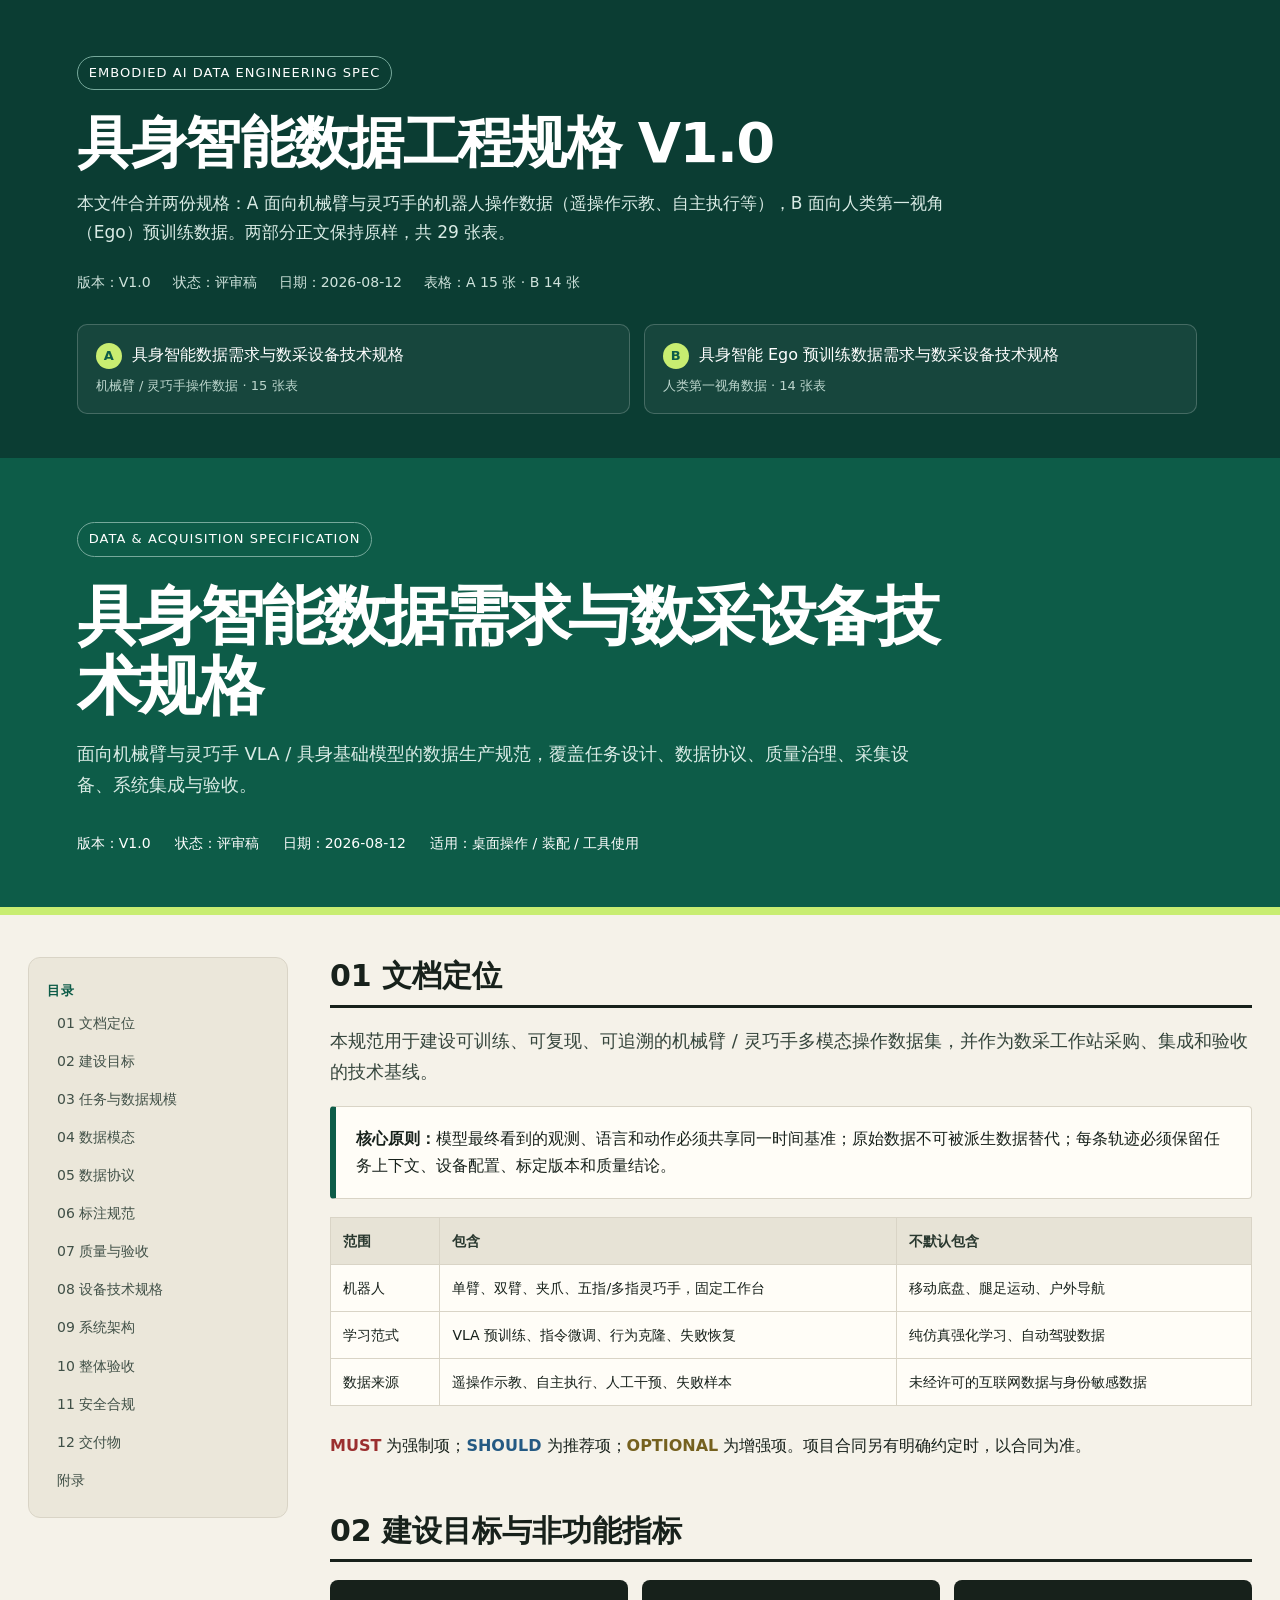
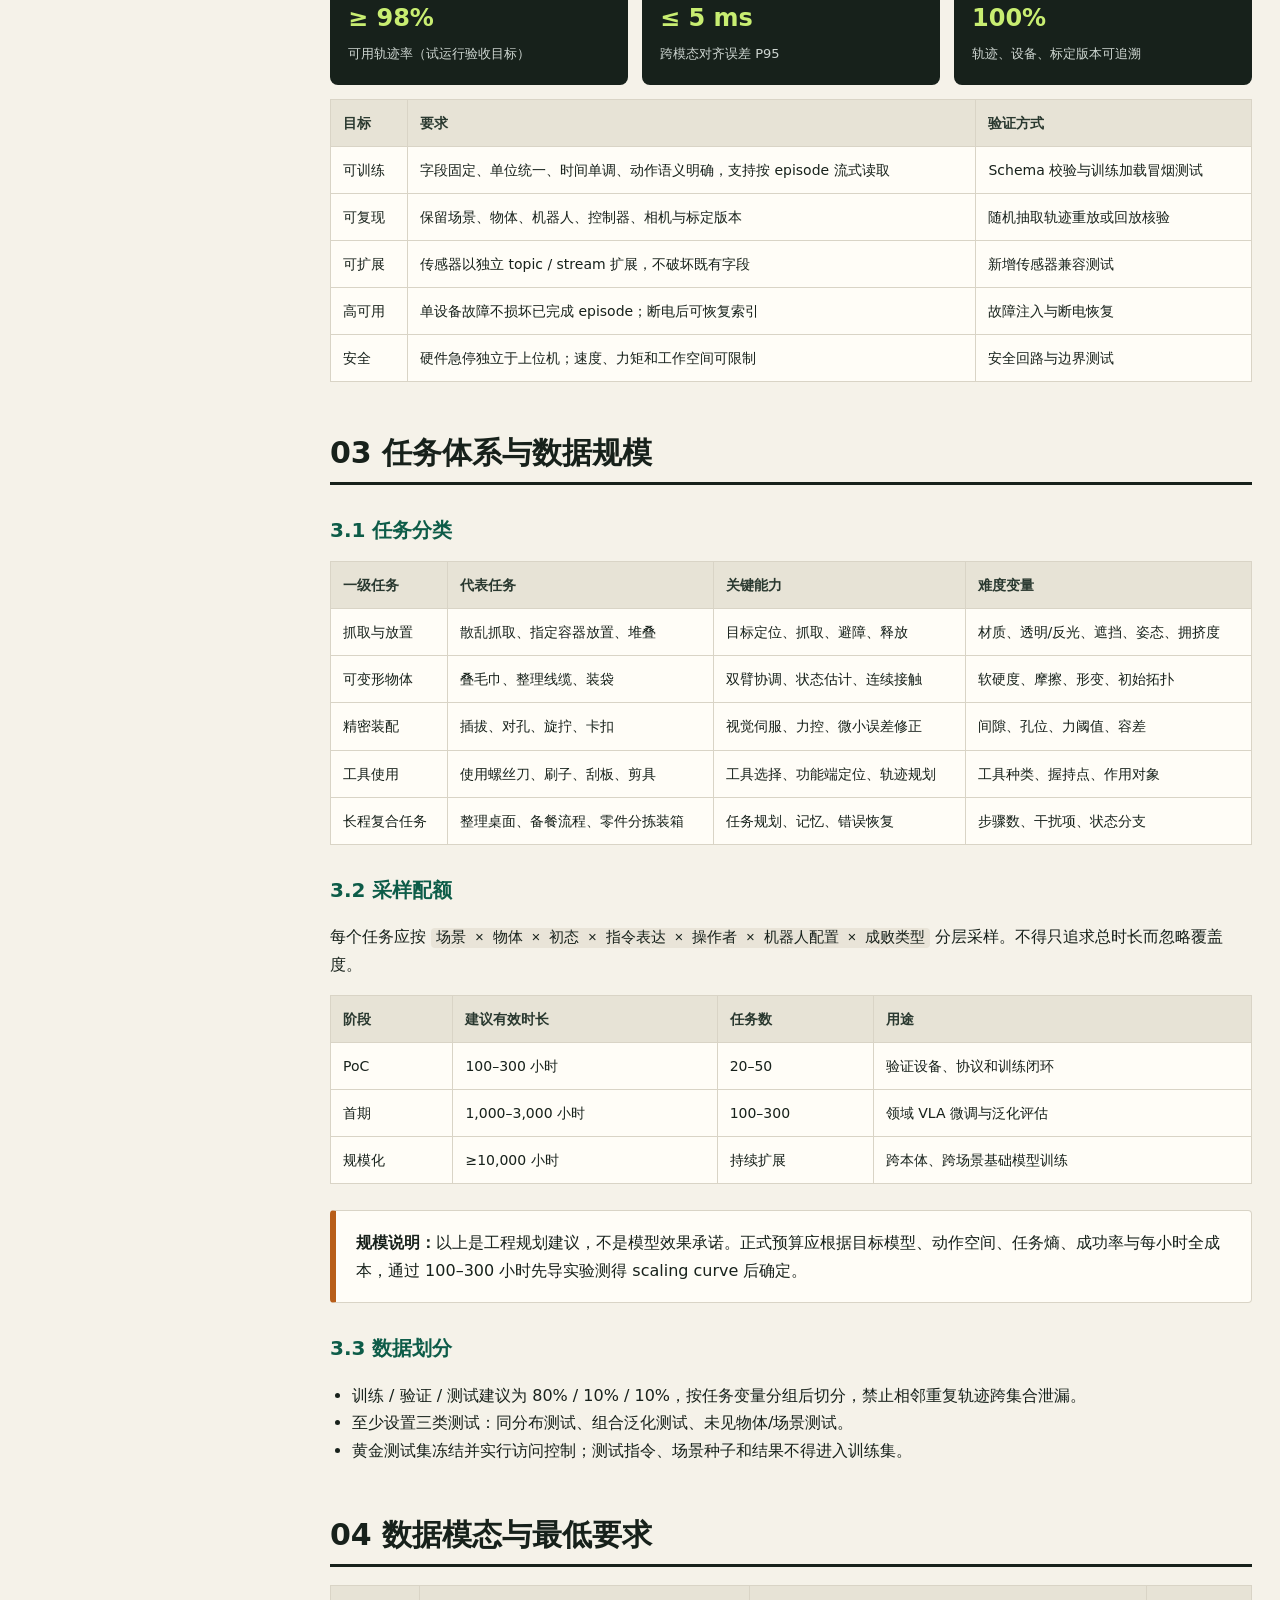
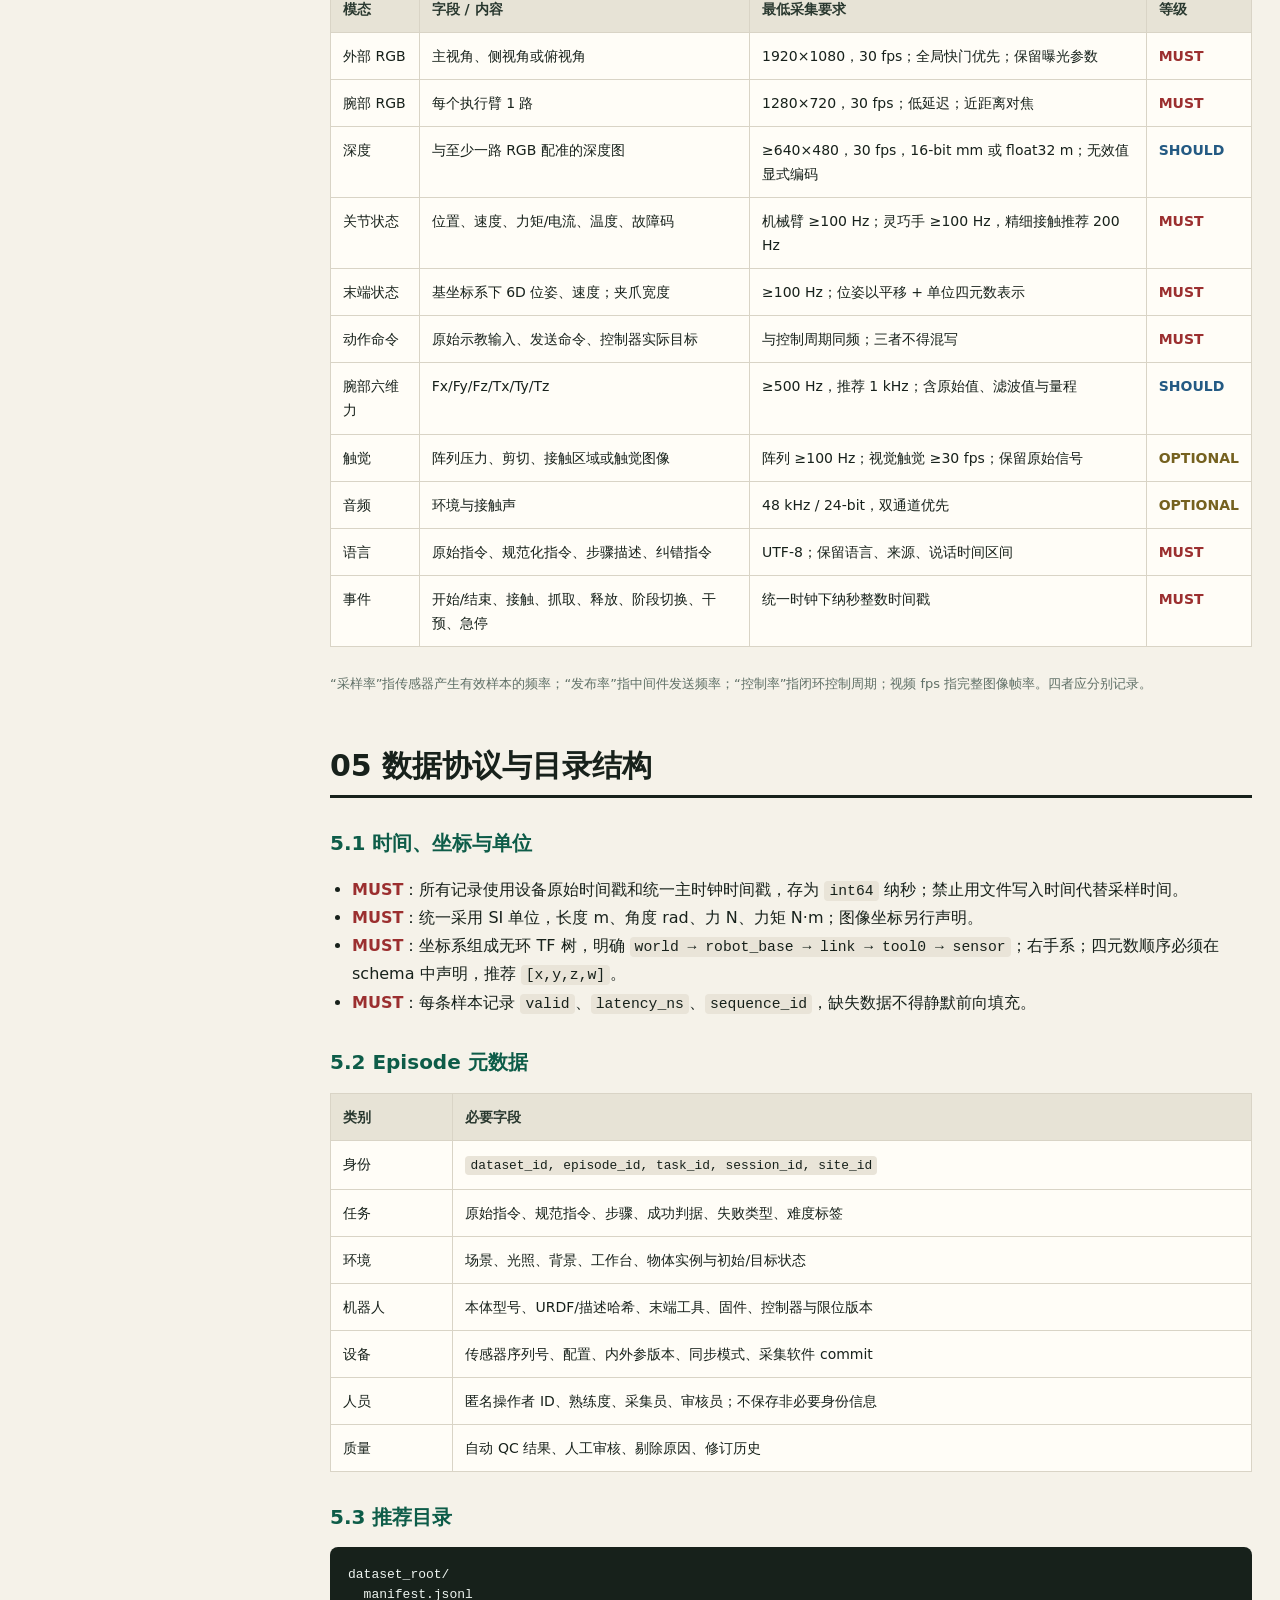
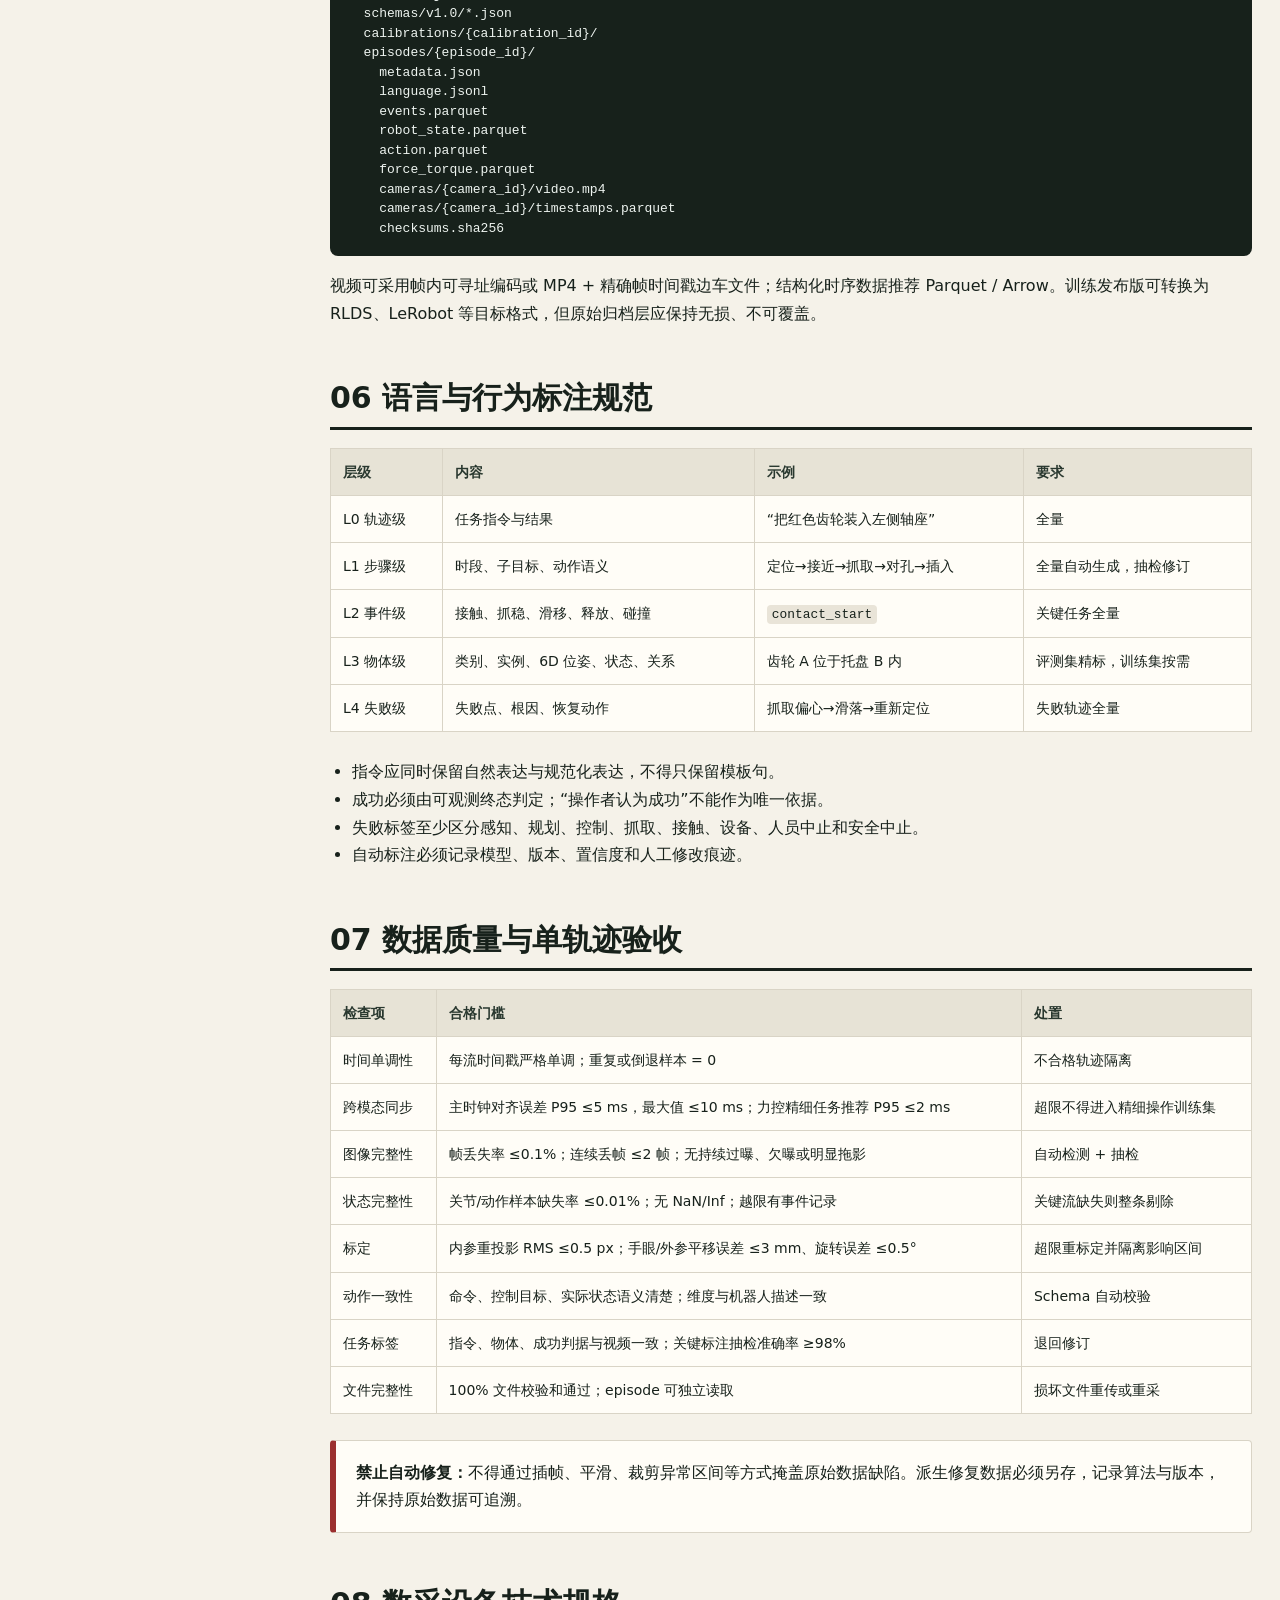
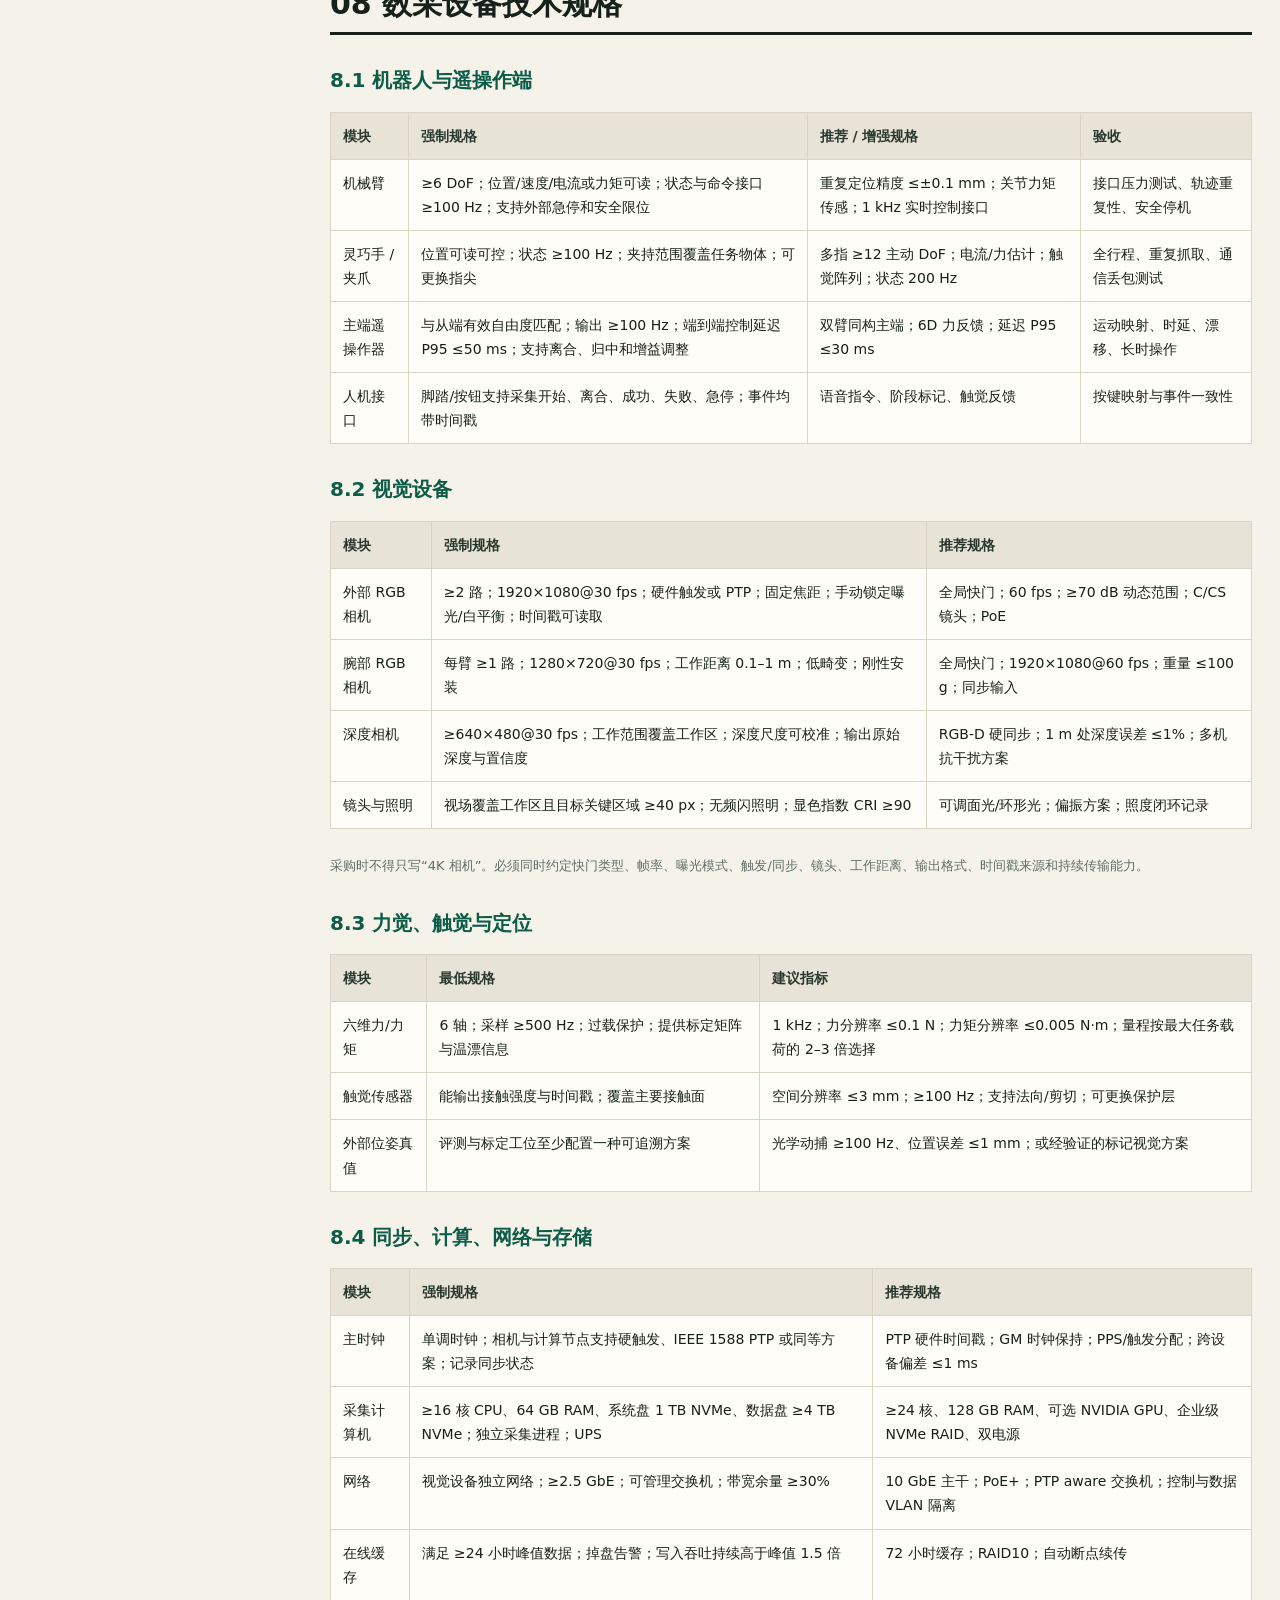
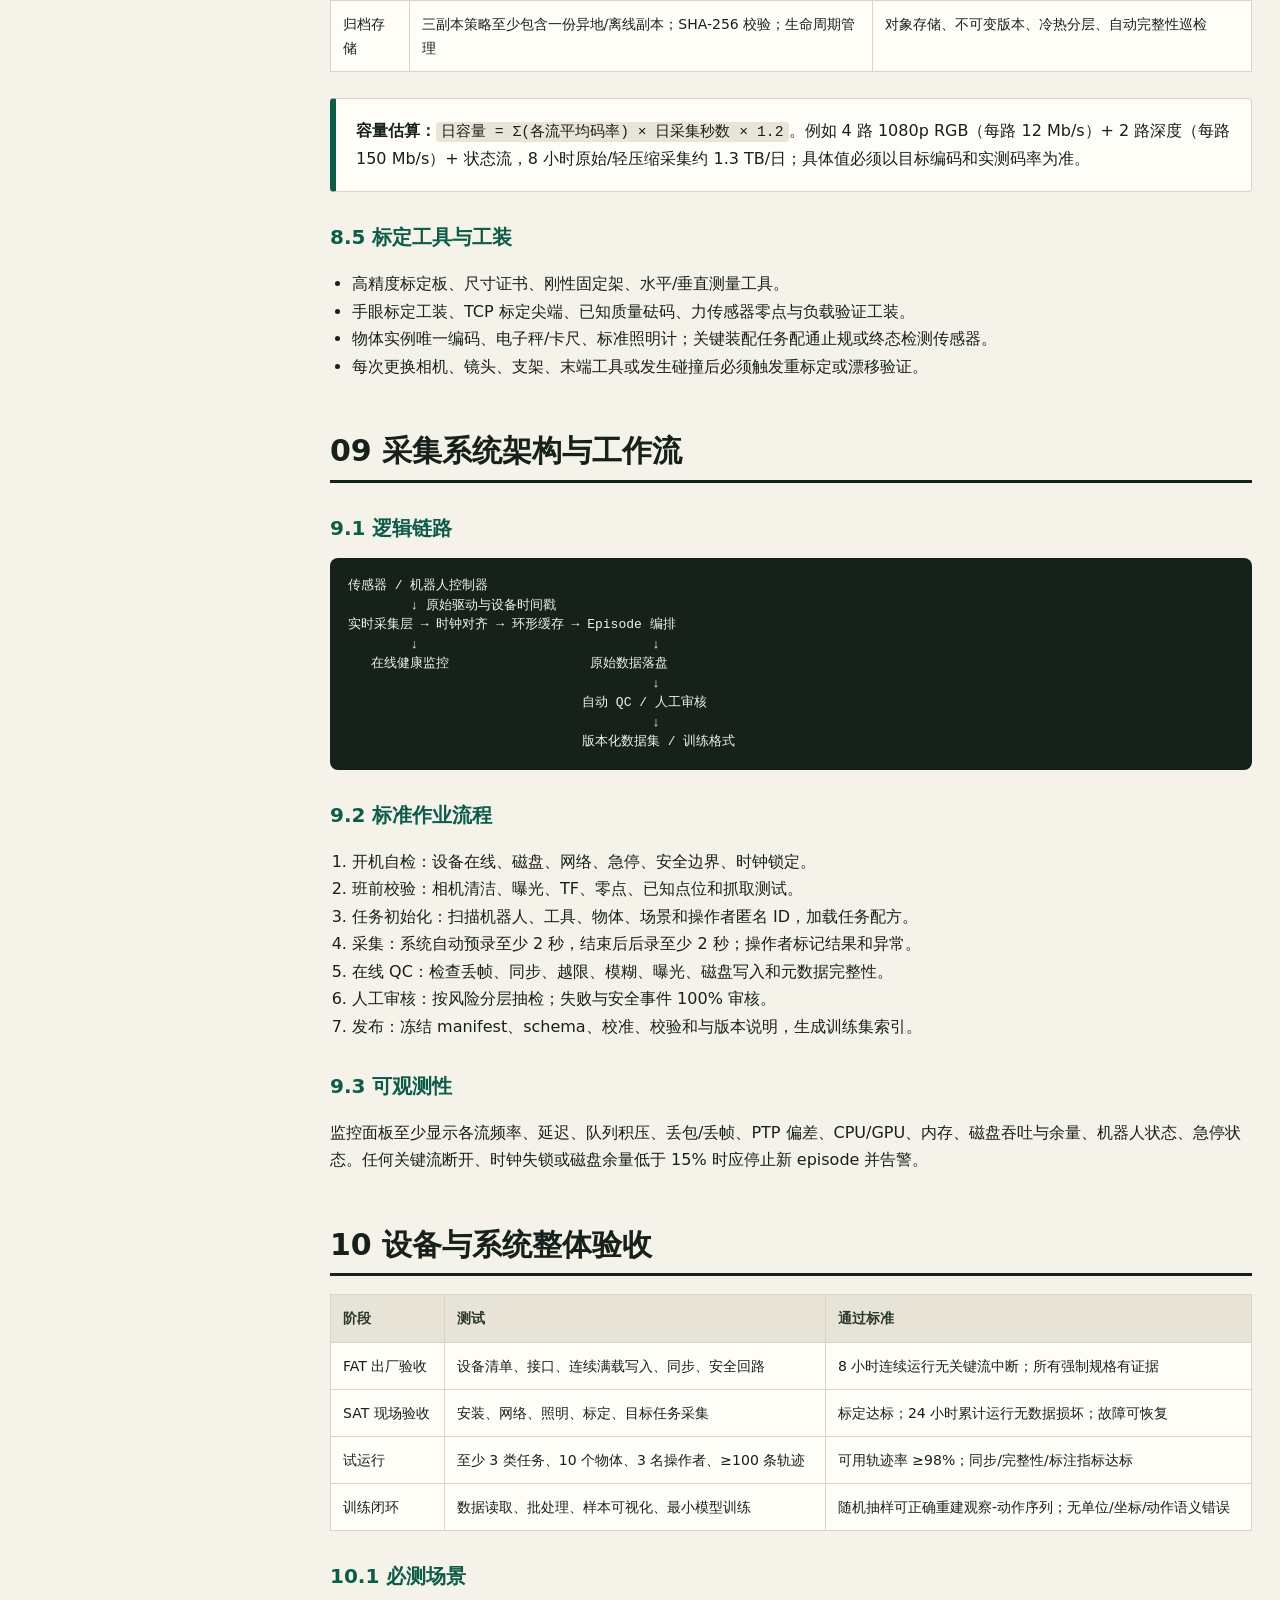
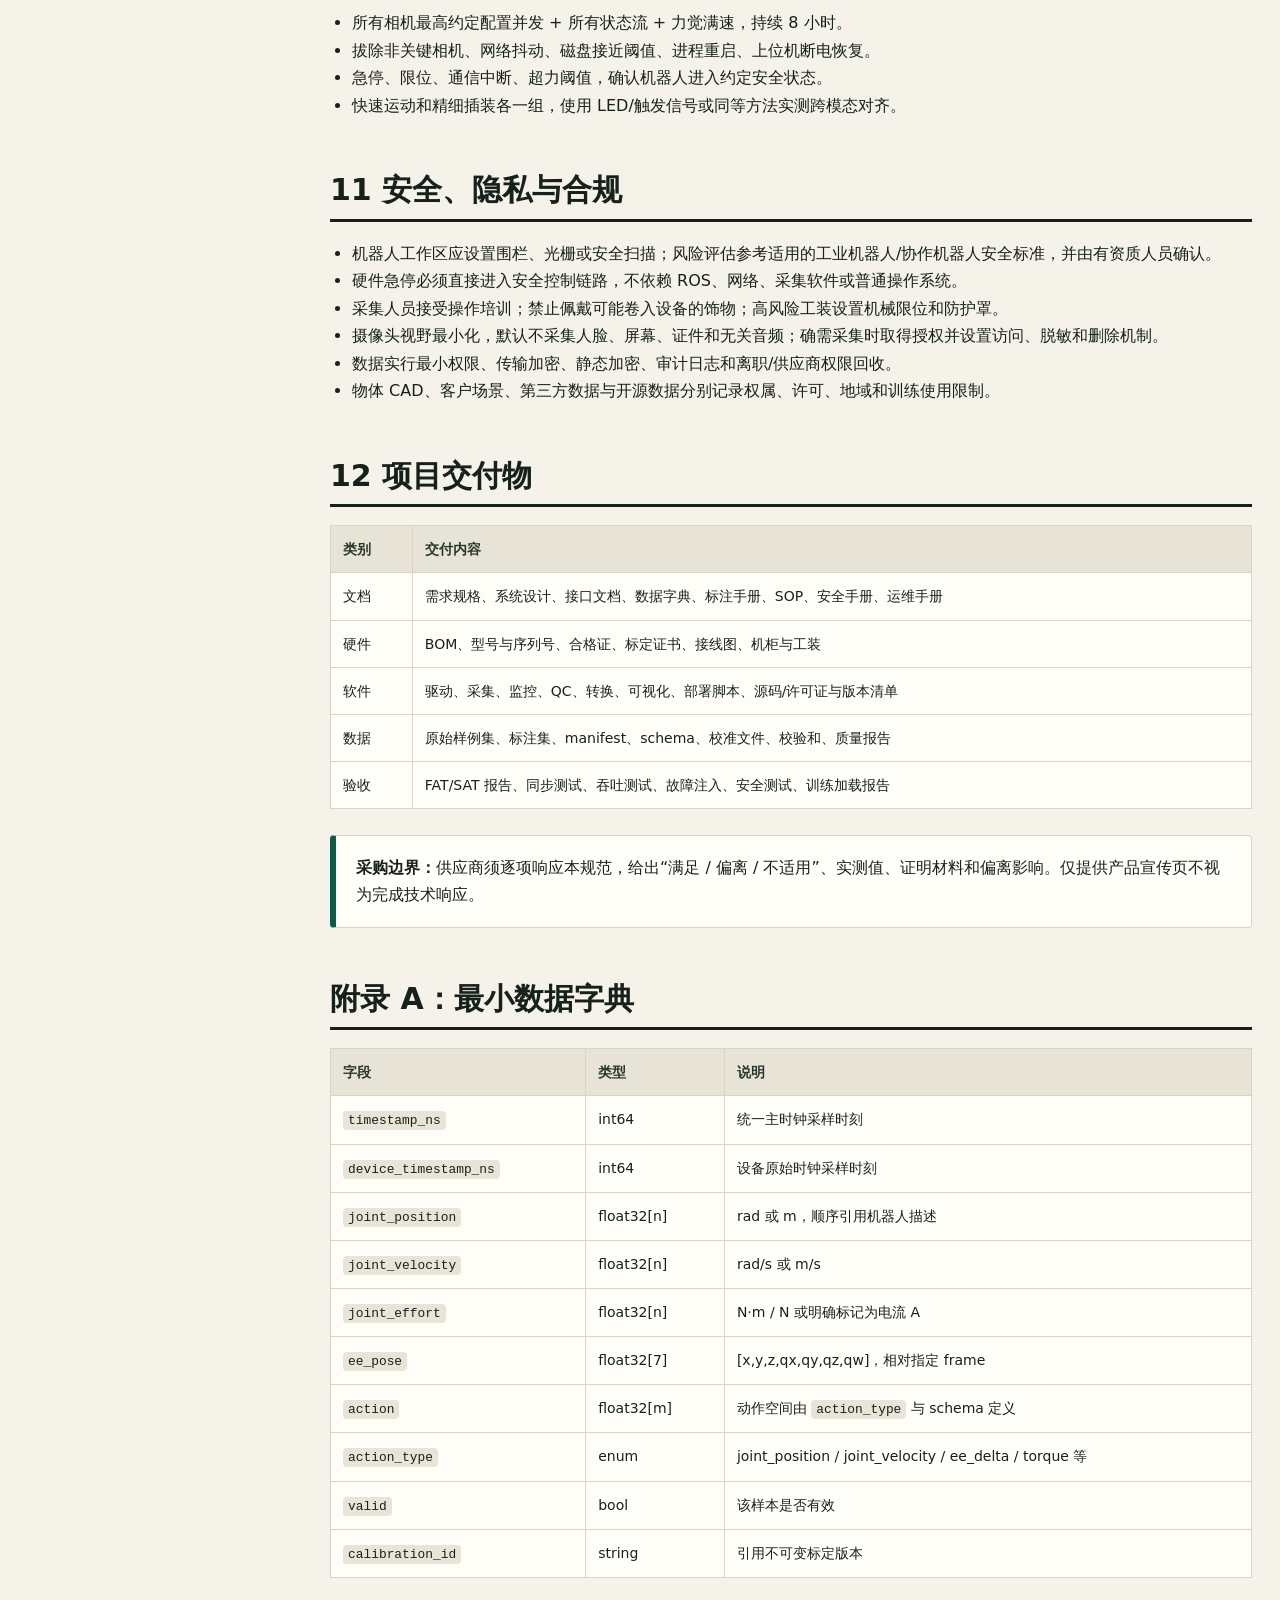
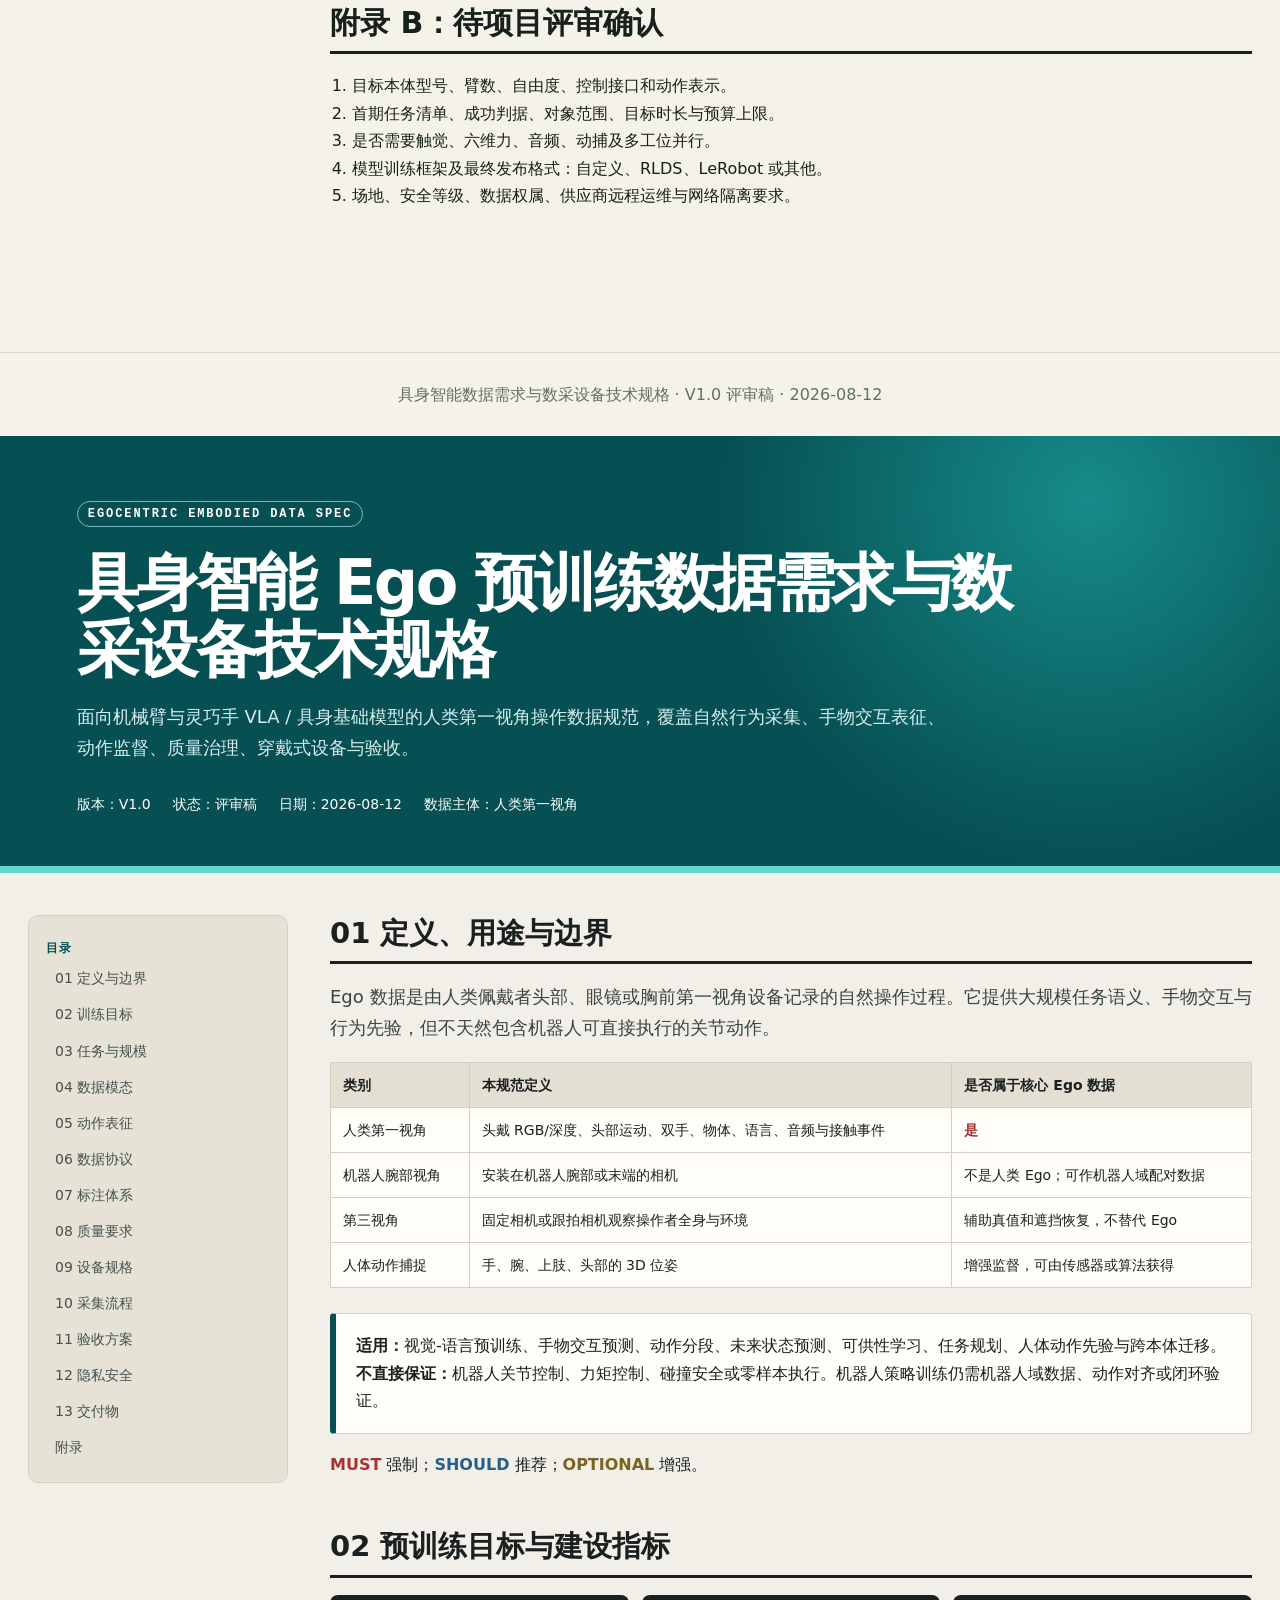
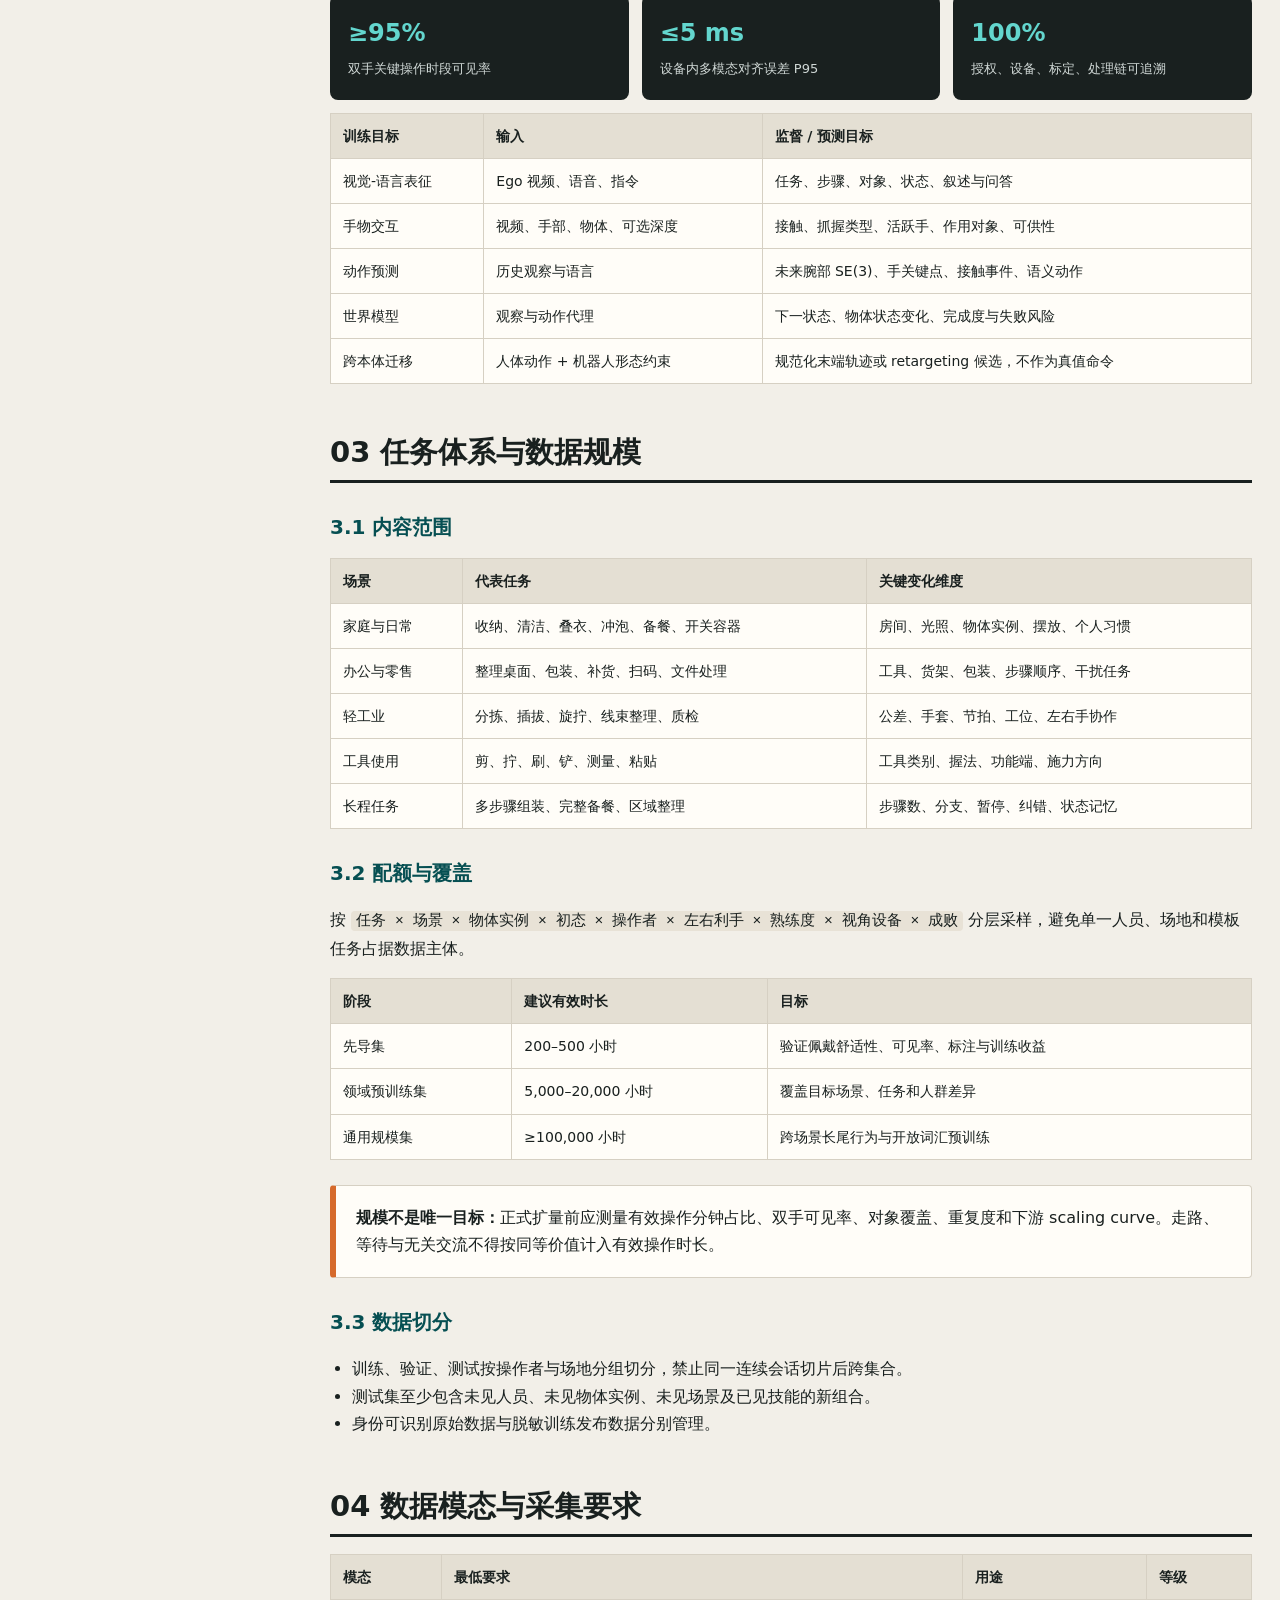
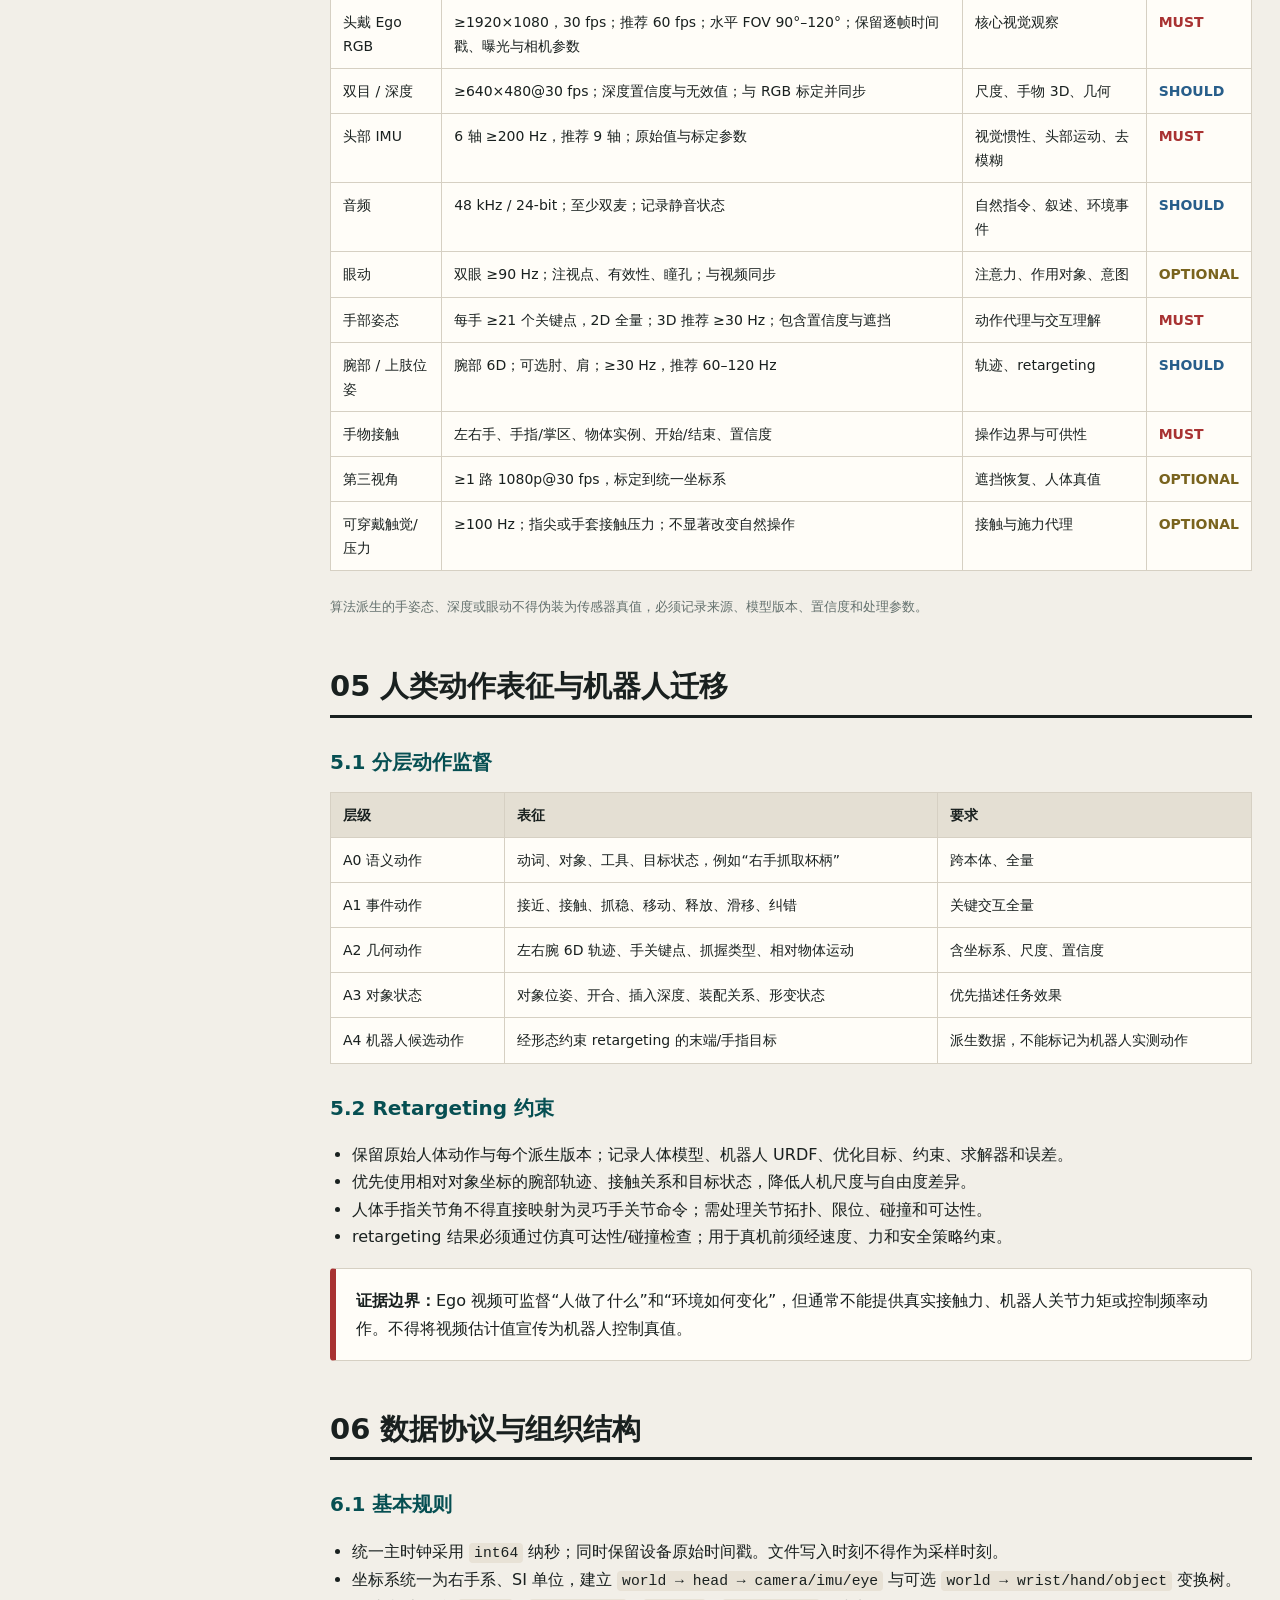
<file: research/embodied-data-spec-v1.html>
<!DOCTYPE html>
<html lang="zh-CN"><head><meta charset="utf-8"><meta name="viewport" content="width=device-width, initial-scale=1">
<title>具身智能数据工程规格 V1.0</title>
<style>
*{box-sizing:border-box}html{scroll-behavior:smooth}
body{margin:0;background:#f5f2e9;color:#17211b;font-family:"PingFang SC","Microsoft YaHei",system-ui,sans-serif;line-height:1.72}
.binder{background:#0b3d33;color:#fff;padding:56px max(6vw,24px) 44px}
.binder-tag{display:inline-block;padding:5px 11px;border:1px solid #76a99b;border-radius:999px;font-size:13px;letter-spacing:.08em}
.binder h1{max-width:960px;font-size:clamp(32px,4.6vw,56px);line-height:1.12;margin:22px 0 14px;letter-spacing:-.03em}
.binder p{max-width:880px;margin:0;color:#d9ebe5;font-size:17px}
.binder-meta{display:flex;flex-wrap:wrap;gap:22px;margin-top:22px;font-size:14px;color:#cfe3dc}
.binder-parts{display:grid;grid-template-columns:repeat(2,minmax(0,1fr));gap:14px;max-width:1120px;margin-top:30px}
.binder-parts a{display:block;padding:16px 18px;border:1px solid #ffffff33;border-radius:10px;background:#ffffff0d;color:#fff;text-decoration:none}
.binder-parts a:hover{background:#ffffff1a}
.binder-parts b{display:inline-grid;place-items:center;width:26px;height:26px;margin-right:10px;border-radius:50%;background:#c8ed71;color:#0d5c48;font-size:13px}
.binder-parts small{display:block;margin-top:6px;color:#bcd6cd;font-size:13px}
@media(max-width:700px){.binder{padding:40px 22px 34px}.binder-parts{grid-template-columns:1fr}}
@media print{
@page{size:A4;margin:14mm 12mm}
.binder{background:#fff;color:#000;padding:0 0 16px;border-bottom:3px solid #000}
.binder p,.binder-meta,.binder-parts small{color:#333}
.binder-parts a{color:#000;background:none;border-color:#999}
.binder-parts b{background:#000;color:#fff}
.part-b{break-before:page}
.part table{display:table!important;overflow:visible!important}
.part tr{break-inside:avoid}
body .part section{break-inside:auto}
}
/* Part A：原《具身智能数据需求与数采设备技术规格 V1.0》样式，作用域 .part-a */
.part-a{--ink:#17211b;--muted:#607067;--paper:#f5f2e9;--card:#fffdf7;--line:#d9d4c6;--green:#0d5c48;--lime:#c8ed71;--amber:#b85e19;--red:#9b2f2f;--blue:#245a83}
.part-a *{box-sizing:border-box}
.part-a{margin:0;background:var(--paper);color:var(--ink);font-family:"PingFang SC","Microsoft YaHei",system-ui,sans-serif;line-height:1.72}
.part-a header{background:var(--green);color:white;padding:64px max(6vw,24px) 52px;border-bottom:8px solid var(--lime)}
.part-a header .tag{display:inline-block;padding:5px 11px;border:1px solid #76a99b;border-radius:999px;font-size:13px;letter-spacing:.08em}
.part-a h1{max-width:900px;font-size:clamp(34px,5vw,64px);line-height:1.1;margin:24px 0 16px;letter-spacing:-.04em}
.part-a header p{max-width:840px;color:#d9ebe5;font-size:18px}
.part-a .meta{display:flex;gap:24px;flex-wrap:wrap;margin-top:30px;font-size:14px}
.part-a .layout{display:grid;grid-template-columns:260px minmax(0,980px);gap:42px;max-width:1320px;margin:auto;padding:42px 28px 90px}
.part-a nav{position:sticky;top:20px;align-self:start;background:#ebe7da;border:1px solid var(--line);padding:18px;border-radius:12px}
.part-a nav strong{font-size:13px;letter-spacing:.1em;color:var(--green)}
.part-a nav a{display:block;color:#405047;text-decoration:none;padding:7px 8px;border-left:2px solid transparent;font-size:14px}
.part-a nav a:hover{border-color:var(--green);background:#fff9}
.part-a main{min-width:0}
.part-a section{scroll-margin-top:24px;margin-bottom:52px}
.part-a h2{font-size:30px;line-height:1.25;margin:0 0 18px;padding-bottom:10px;border-bottom:3px solid var(--ink)}
.part-a h3{font-size:20px;margin:28px 0 12px;color:var(--green)}
.part-a h4{margin:20px 0 8px}
.part-a .lead{font-size:18px;color:#35453c}
.part-a .callout{background:var(--card);border:1px solid var(--line);border-left:6px solid var(--green);padding:18px 20px;margin:18px 0;border-radius:4px}
.part-a .warn{border-left-color:var(--amber)}
.part-a .danger{border-left-color:var(--red)}
.part-a .grid{display:grid;grid-template-columns:repeat(3,1fr);gap:14px}
.part-a .metric{background:var(--ink);color:white;padding:18px;border-radius:8px}
.part-a .metric b{display:block;color:var(--lime);font-size:24px}
.part-a .metric span{font-size:13px;color:#ced6d1}
.part-a table{width:100%;border-collapse:collapse;background:var(--card);font-size:14px;margin:14px 0 26px}
.part-a th,.part-a td{padding:11px 12px;border:1px solid var(--line);vertical-align:top;text-align:left}
.part-a th{background:#e7e3d6;color:#29382f}
.part-a .must{color:var(--red);font-weight:700}
.part-a .should{color:var(--blue);font-weight:700}
.part-a .optional{color:#75611f;font-weight:700}
.part-a code{font-family:ui-monospace,SFMono-Regular,Menlo,monospace;background:#e9e4d8;padding:2px 5px;border-radius:4px;font-size:.92em}
.part-a pre{background:#17211b;color:#eef4f0;padding:18px;overflow:auto;border-radius:8px;line-height:1.5}
.part-a .pill{display:inline-block;padding:2px 8px;border-radius:999px;background:#dcebdc;font-size:12px;font-weight:700}
.part-a ul,.part-a ol{padding-left:22px}
.part-a .small{font-size:13px;color:var(--muted)}
.part-a footer{padding:28px;color:var(--muted);text-align:center;border-top:1px solid var(--line)}
@media(max-width:900px){
.part-a .layout{display:block;padding:26px 18px}
.part-a nav{position:relative;top:0;margin-bottom:34px}
.part-a .grid{grid-template-columns:1fr}
.part-a header{padding:42px 22px}
.part-a table{display:block;overflow-x:auto;white-space:normal}
.part-a h2{font-size:26px}
}
@media print{
.part-a nav{display:none}
.part-a .layout{display:block;max-width:none}
.part-a header{padding:30px;color:#000;background:#fff;border-bottom:4px solid #000}
.part-a header p,.part-a .meta{color:#333}
.part-a section{break-inside:avoid}
.part-a{background:#fff}
.part-a a{color:inherit}
}
/* Part B：原《具身智能 Ego 预训练数据需求与数采设备技术规格 V1.0》样式，作用域 .part-b */
.part-b{--ink:#19201f;--paper:#f2efe8;--card:#fffdf8;--line:#d6d0c3;--teal:#064f52;--cyan:#63d6ce;--orange:#d66a2c;--red:#a83232;--blue:#285e8a;--muted:#63706d}
.part-b *{box-sizing:border-box}
.part-b{margin:0;background:var(--paper);color:var(--ink);font-family:"PingFang SC","Microsoft YaHei",system-ui,sans-serif;line-height:1.72}
.part-b header{padding:62px max(6vw,24px) 50px;background:radial-gradient(circle at 85% 15%,#168b89 0,transparent 32%),var(--teal);color:#fff;border-bottom:7px solid var(--cyan)}
.part-b .eyebrow{font:600 12px ui-monospace,monospace;letter-spacing:.16em;border:1px solid #77bbb8;padding:5px 10px;border-radius:99px}
.part-b h1{font-size:clamp(34px,5vw,62px);line-height:1.08;letter-spacing:-.04em;max-width:940px;margin:24px 0 16px}
.part-b header p{max-width:880px;font-size:18px;color:#d7eeee}
.part-b .meta{display:flex;gap:22px;flex-wrap:wrap;margin-top:28px;font-size:14px}
.part-b .layout{display:grid;grid-template-columns:260px minmax(0,980px);gap:42px;max-width:1320px;margin:auto;padding:42px 28px 90px}
.part-b nav{position:sticky;top:18px;align-self:start;background:#e7e2d6;border:1px solid var(--line);border-radius:10px;padding:17px}
.part-b nav b{font-size:12px;letter-spacing:.12em;color:var(--teal)}
.part-b nav a{display:block;color:#44524f;text-decoration:none;padding:6px 7px;border-left:2px solid transparent;font-size:14px}
.part-b nav a:hover{border-color:var(--teal);background:#fff8}
.part-b main{min-width:0}
.part-b section{margin-bottom:50px;scroll-margin-top:22px}
.part-b h2{font-size:29px;line-height:1.25;margin:0 0 17px;padding-bottom:10px;border-bottom:3px solid var(--ink)}
.part-b h3{font-size:20px;color:var(--teal);margin:27px 0 10px}
.part-b .lead{font-size:18px;color:#374542}
.part-b .callout{background:var(--card);border:1px solid var(--line);border-left:6px solid var(--teal);padding:18px 20px;margin:17px 0;border-radius:4px}
.part-b .warn{border-left-color:var(--orange)}
.part-b .danger{border-left-color:var(--red)}
.part-b .grid{display:grid;grid-template-columns:repeat(3,1fr);gap:13px}
.part-b .metric{padding:18px;background:var(--ink);color:white;border-radius:8px}
.part-b .metric b{display:block;color:var(--cyan);font-size:24px}
.part-b .metric span{font-size:13px;color:#d0d8d6}
.part-b table{width:100%;border-collapse:collapse;background:var(--card);font-size:14px;margin:13px 0 25px}
.part-b th,.part-b td{border:1px solid var(--line);padding:10px 12px;text-align:left;vertical-align:top}
.part-b th{background:#e4dfd3}
.part-b .must{color:var(--red);font-weight:700}
.part-b .should{color:var(--blue);font-weight:700}
.part-b .optional{color:#79631e;font-weight:700}
.part-b code{font-family:ui-monospace,monospace;background:#e8e2d6;padding:2px 5px;border-radius:4px;font-size:.92em}
.part-b pre{background:var(--ink);color:#edf5f3;padding:18px;border-radius:8px;overflow:auto;line-height:1.5}
.part-b .small{font-size:13px;color:var(--muted)}
.part-b ul,.part-b ol{padding-left:22px}
.part-b footer{text-align:center;color:var(--muted);padding:26px;border-top:1px solid var(--line)}
@media(max-width:900px){
.part-b .layout{display:block;padding:26px 18px}
.part-b nav{position:relative;top:0;margin-bottom:32px}
.part-b .grid{grid-template-columns:1fr}
.part-b header{padding:42px 22px}
.part-b table{display:block;overflow-x:auto}
}
@media print{
.part-b nav{display:none}
.part-b .layout{display:block;max-width:none}
.part-b header{background:#fff;color:#000;padding:28px;border-color:#000}
.part-b header p,.part-b .meta{color:#333}
.part-b{background:#fff}
}
</style></head>
<body>
<header class="binder">
  <span class="binder-tag">EMBODIED AI DATA ENGINEERING SPEC</span>
  <h1>具身智能数据工程规格 V1.0</h1>
  <p>本文件合并两份规格：A 面向机械臂与灵巧手的机器人操作数据（遥操作示教、自主执行等），B 面向人类第一视角（Ego）预训练数据。两部分正文保持原样，共 29 张表。</p>
  <div class="binder-meta"><span>版本：V1.0</span><span>状态：评审稿</span><span>日期：2026-08-12</span><span>表格：A 15 张 · B 14 张</span></div>
  <nav class="binder-parts" aria-label="规格分册">
    <a href="#part-a"><b>A</b>具身智能数据需求与数采设备技术规格<small>机械臂 / 灵巧手操作数据 · 15 张表</small></a>
    <a href="#part-b"><b>B</b>具身智能 Ego 预训练数据需求与数采设备技术规格<small>人类第一视角数据 · 14 张表</small></a>
  </nav>
</header>
<div class="part part-a" id="part-a">
<header>
  <span class="tag">DATA &amp; ACQUISITION SPECIFICATION</span>
  <h1>具身智能数据需求与数采设备技术规格</h1>
  <p>面向机械臂与灵巧手 VLA / 具身基础模型的数据生产规范，覆盖任务设计、数据协议、质量治理、采集设备、系统集成与验收。</p>
  <div class="meta"><span>版本：V1.0</span><span>状态：评审稿</span><span>日期：2026-08-12</span><span>适用：桌面操作 / 装配 / 工具使用</span></div>
</header>
<div class="layout">
<nav><strong>目录</strong>
  <a href="#a-scope">01 文档定位</a><a href="#a-goals">02 建设目标</a><a href="#a-tasks">03 任务与数据规模</a><a href="#a-modalities">04 数据模态</a><a href="#a-schema">05 数据协议</a><a href="#a-annotation">06 标注规范</a><a href="#a-quality">07 质量与验收</a><a href="#a-equipment">08 设备技术规格</a><a href="#a-architecture">09 系统架构</a><a href="#a-acceptance">10 整体验收</a><a href="#a-security">11 安全合规</a><a href="#a-delivery">12 交付物</a><a href="#a-appendix">附录</a>
</nav>
<main>
<section id="a-scope"><h2>01 文档定位</h2>
  <p class="lead">本规范用于建设可训练、可复现、可追溯的机械臂 / 灵巧手多模态操作数据集，并作为数采工作站采购、集成和验收的技术基线。</p>
  <div class="callout"><b>核心原则：</b>模型最终看到的观测、语言和动作必须共享同一时间基准；原始数据不可被派生数据替代；每条轨迹必须保留任务上下文、设备配置、标定版本和质量结论。</div>
  <table><tr><th>范围</th><th>包含</th><th>不默认包含</th></tr><tr><td>机器人</td><td>单臂、双臂、夹爪、五指/多指灵巧手，固定工作台</td><td>移动底盘、腿足运动、户外导航</td></tr><tr><td>学习范式</td><td>VLA 预训练、指令微调、行为克隆、失败恢复</td><td>纯仿真强化学习、自动驾驶数据</td></tr><tr><td>数据来源</td><td>遥操作示教、自主执行、人工干预、失败样本</td><td>未经许可的互联网数据与身份敏感数据</td></tr></table>
  <p><span class="must">MUST</span> 为强制项；<span class="should">SHOULD</span> 为推荐项；<span class="optional">OPTIONAL</span> 为增强项。项目合同另有明确约定时，以合同为准。</p>
</section>

<section id="a-goals"><h2>02 建设目标与非功能指标</h2>
  <div class="grid"><div class="metric"><b>≥ 98%</b><span>可用轨迹率（试运行验收目标）</span></div><div class="metric"><b>≤ 5 ms</b><span>跨模态对齐误差 P95</span></div><div class="metric"><b>100%</b><span>轨迹、设备、标定版本可追溯</span></div></div>
  <table><tr><th>目标</th><th>要求</th><th>验证方式</th></tr>
  <tr><td>可训练</td><td>字段固定、单位统一、时间单调、动作语义明确，支持按 episode 流式读取</td><td>Schema 校验与训练加载冒烟测试</td></tr>
  <tr><td>可复现</td><td>保留场景、物体、机器人、控制器、相机与标定版本</td><td>随机抽取轨迹重放或回放核验</td></tr>
  <tr><td>可扩展</td><td>传感器以独立 topic / stream 扩展，不破坏既有字段</td><td>新增传感器兼容测试</td></tr>
  <tr><td>高可用</td><td>单设备故障不损坏已完成 episode；断电后可恢复索引</td><td>故障注入与断电恢复</td></tr>
  <tr><td>安全</td><td>硬件急停独立于上位机；速度、力矩和工作空间可限制</td><td>安全回路与边界测试</td></tr></table>
</section>

<section id="a-tasks"><h2>03 任务体系与数据规模</h2>
  <h3>3.1 任务分类</h3>
  <table><tr><th>一级任务</th><th>代表任务</th><th>关键能力</th><th>难度变量</th></tr>
  <tr><td>抓取与放置</td><td>散乱抓取、指定容器放置、堆叠</td><td>目标定位、抓取、避障、释放</td><td>材质、透明/反光、遮挡、姿态、拥挤度</td></tr>
  <tr><td>可变形物体</td><td>叠毛巾、整理线缆、装袋</td><td>双臂协调、状态估计、连续接触</td><td>软硬度、摩擦、形变、初始拓扑</td></tr>
  <tr><td>精密装配</td><td>插拔、对孔、旋拧、卡扣</td><td>视觉伺服、力控、微小误差修正</td><td>间隙、孔位、力阈值、容差</td></tr>
  <tr><td>工具使用</td><td>使用螺丝刀、刷子、刮板、剪具</td><td>工具选择、功能端定位、轨迹规划</td><td>工具种类、握持点、作用对象</td></tr>
  <tr><td>长程复合任务</td><td>整理桌面、备餐流程、零件分拣装箱</td><td>任务规划、记忆、错误恢复</td><td>步骤数、干扰项、状态分支</td></tr></table>
  <h3>3.2 采样配额</h3>
  <p>每个任务应按 <code>场景 × 物体 × 初态 × 指令表达 × 操作者 × 机器人配置 × 成败类型</code> 分层采样。不得只追求总时长而忽略覆盖度。</p>
  <table><tr><th>阶段</th><th>建议有效时长</th><th>任务数</th><th>用途</th></tr><tr><td>PoC</td><td>100–300 小时</td><td>20–50</td><td>验证设备、协议和训练闭环</td></tr><tr><td>首期</td><td>1,000–3,000 小时</td><td>100–300</td><td>领域 VLA 微调与泛化评估</td></tr><tr><td>规模化</td><td>≥10,000 小时</td><td>持续扩展</td><td>跨本体、跨场景基础模型训练</td></tr></table>
  <div class="callout warn"><b>规模说明：</b>以上是工程规划建议，不是模型效果承诺。正式预算应根据目标模型、动作空间、任务熵、成功率与每小时全成本，通过 100–300 小时先导实验测得 scaling curve 后确定。</div>
  <h3>3.3 数据划分</h3><ul><li>训练 / 验证 / 测试建议为 80% / 10% / 10%，按任务变量分组后切分，禁止相邻重复轨迹跨集合泄漏。</li><li>至少设置三类测试：同分布测试、组合泛化测试、未见物体/场景测试。</li><li>黄金测试集冻结并实行访问控制；测试指令、场景种子和结果不得进入训练集。</li></ul>
</section>

<section id="a-modalities"><h2>04 数据模态与最低要求</h2>
  <table><tr><th>模态</th><th>字段 / 内容</th><th>最低采集要求</th><th>等级</th></tr>
  <tr><td>外部 RGB</td><td>主视角、侧视角或俯视角</td><td>1920×1080，30 fps；全局快门优先；保留曝光参数</td><td class="must">MUST</td></tr>
  <tr><td>腕部 RGB</td><td>每个执行臂 1 路</td><td>1280×720，30 fps；低延迟；近距离对焦</td><td class="must">MUST</td></tr>
  <tr><td>深度</td><td>与至少一路 RGB 配准的深度图</td><td>≥640×480，30 fps，16-bit mm 或 float32 m；无效值显式编码</td><td class="should">SHOULD</td></tr>
  <tr><td>关节状态</td><td>位置、速度、力矩/电流、温度、故障码</td><td>机械臂 ≥100 Hz；灵巧手 ≥100 Hz，精细接触推荐 200 Hz</td><td class="must">MUST</td></tr>
  <tr><td>末端状态</td><td>基坐标系下 6D 位姿、速度；夹爪宽度</td><td>≥100 Hz；位姿以平移 + 单位四元数表示</td><td class="must">MUST</td></tr>
  <tr><td>动作命令</td><td>原始示教输入、发送命令、控制器实际目标</td><td>与控制周期同频；三者不得混写</td><td class="must">MUST</td></tr>
  <tr><td>腕部六维力</td><td>Fx/Fy/Fz/Tx/Ty/Tz</td><td>≥500 Hz，推荐 1 kHz；含原始值、滤波值与量程</td><td class="should">SHOULD</td></tr>
  <tr><td>触觉</td><td>阵列压力、剪切、接触区域或触觉图像</td><td>阵列 ≥100 Hz；视觉触觉 ≥30 fps；保留原始信号</td><td class="optional">OPTIONAL</td></tr>
  <tr><td>音频</td><td>环境与接触声</td><td>48 kHz / 24-bit，双通道优先</td><td class="optional">OPTIONAL</td></tr>
  <tr><td>语言</td><td>原始指令、规范化指令、步骤描述、纠错指令</td><td>UTF-8；保留语言、来源、说话时间区间</td><td class="must">MUST</td></tr>
  <tr><td>事件</td><td>开始/结束、接触、抓取、释放、阶段切换、干预、急停</td><td>统一时钟下纳秒整数时间戳</td><td class="must">MUST</td></tr></table>
  <p class="small">“采样率”指传感器产生有效样本的频率；“发布率”指中间件发送频率；“控制率”指闭环控制周期；视频 fps 指完整图像帧率。四者应分别记录。</p>
</section>

<section id="a-schema"><h2>05 数据协议与目录结构</h2>
  <h3>5.1 时间、坐标与单位</h3>
  <ul><li><span class="must">MUST</span>：所有记录使用设备原始时间戳和统一主时钟时间戳，存为 <code>int64</code> 纳秒；禁止用文件写入时间代替采样时间。</li><li><span class="must">MUST</span>：统一采用 SI 单位，长度 m、角度 rad、力 N、力矩 N·m；图像坐标另行声明。</li><li><span class="must">MUST</span>：坐标系组成无环 TF 树，明确 <code>world → robot_base → link → tool0 → sensor</code>；右手系；四元数顺序必须在 schema 中声明，推荐 <code>[x,y,z,w]</code>。</li><li><span class="must">MUST</span>：每条样本记录 <code>valid</code>、<code>latency_ns</code>、<code>sequence_id</code>，缺失数据不得静默前向填充。</li></ul>
  <h3>5.2 Episode 元数据</h3>
  <table><tr><th>类别</th><th>必要字段</th></tr><tr><td>身份</td><td><code>dataset_id, episode_id, task_id, session_id, site_id</code></td></tr><tr><td>任务</td><td>原始指令、规范指令、步骤、成功判据、失败类型、难度标签</td></tr><tr><td>环境</td><td>场景、光照、背景、工作台、物体实例与初始/目标状态</td></tr><tr><td>机器人</td><td>本体型号、URDF/描述哈希、末端工具、固件、控制器与限位版本</td></tr><tr><td>设备</td><td>传感器序列号、配置、内外参版本、同步模式、采集软件 commit</td></tr><tr><td>人员</td><td>匿名操作者 ID、熟练度、采集员、审核员；不保存非必要身份信息</td></tr><tr><td>质量</td><td>自动 QC 结果、人工审核、剔除原因、修订历史</td></tr></table>
  <h3>5.3 推荐目录</h3>
<pre>dataset_root/
  manifest.jsonl
  schemas/v1.0/*.json
  calibrations/{calibration_id}/
  episodes/{episode_id}/
    metadata.json
    language.jsonl
    events.parquet
    robot_state.parquet
    action.parquet
    force_torque.parquet
    cameras/{camera_id}/video.mp4
    cameras/{camera_id}/timestamps.parquet
    checksums.sha256</pre>
  <p>视频可采用帧内可寻址编码或 MP4 + 精确帧时间戳边车文件；结构化时序数据推荐 Parquet / Arrow。训练发布版可转换为 RLDS、LeRobot 等目标格式，但原始归档层应保持无损、不可覆盖。</p>
</section>

<section id="a-annotation"><h2>06 语言与行为标注规范</h2>
  <table><tr><th>层级</th><th>内容</th><th>示例</th><th>要求</th></tr><tr><td>L0 轨迹级</td><td>任务指令与结果</td><td>“把红色齿轮装入左侧轴座”</td><td>全量</td></tr><tr><td>L1 步骤级</td><td>时段、子目标、动作语义</td><td>定位→接近→抓取→对孔→插入</td><td>全量自动生成，抽检修订</td></tr><tr><td>L2 事件级</td><td>接触、抓稳、滑移、释放、碰撞</td><td><code>contact_start</code></td><td>关键任务全量</td></tr><tr><td>L3 物体级</td><td>类别、实例、6D 位姿、状态、关系</td><td>齿轮 A 位于托盘 B 内</td><td>评测集精标，训练集按需</td></tr><tr><td>L4 失败级</td><td>失败点、根因、恢复动作</td><td>抓取偏心→滑落→重新定位</td><td>失败轨迹全量</td></tr></table>
  <ul><li>指令应同时保留自然表达与规范化表达，不得只保留模板句。</li><li>成功必须由可观测终态判定；“操作者认为成功”不能作为唯一依据。</li><li>失败标签至少区分感知、规划、控制、抓取、接触、设备、人员中止和安全中止。</li><li>自动标注必须记录模型、版本、置信度和人工修改痕迹。</li></ul>
</section>

<section id="a-quality"><h2>07 数据质量与单轨迹验收</h2>
  <table><tr><th>检查项</th><th>合格门槛</th><th>处置</th></tr>
  <tr><td>时间单调性</td><td>每流时间戳严格单调；重复或倒退样本 = 0</td><td>不合格轨迹隔离</td></tr>
  <tr><td>跨模态同步</td><td>主时钟对齐误差 P95 ≤5 ms，最大值 ≤10 ms；力控精细任务推荐 P95 ≤2 ms</td><td>超限不得进入精细操作训练集</td></tr>
  <tr><td>图像完整性</td><td>帧丢失率 ≤0.1%；连续丢帧 ≤2 帧；无持续过曝、欠曝或明显拖影</td><td>自动检测 + 抽检</td></tr>
  <tr><td>状态完整性</td><td>关节/动作样本缺失率 ≤0.01%；无 NaN/Inf；越限有事件记录</td><td>关键流缺失则整条剔除</td></tr>
  <tr><td>标定</td><td>内参重投影 RMS ≤0.5 px；手眼/外参平移误差 ≤3 mm、旋转误差 ≤0.5°</td><td>超限重标定并隔离影响区间</td></tr>
  <tr><td>动作一致性</td><td>命令、控制目标、实际状态语义清楚；维度与机器人描述一致</td><td>Schema 自动校验</td></tr>
  <tr><td>任务标签</td><td>指令、物体、成功判据与视频一致；关键标注抽检准确率 ≥98%</td><td>退回修订</td></tr>
  <tr><td>文件完整性</td><td>100% 文件校验和通过；episode 可独立读取</td><td>损坏文件重传或重采</td></tr></table>
  <div class="callout danger"><b>禁止自动修复：</b>不得通过插帧、平滑、裁剪异常区间等方式掩盖原始数据缺陷。派生修复数据必须另存，记录算法与版本，并保持原始数据可追溯。</div>
</section>

<section id="a-equipment"><h2>08 数采设备技术规格</h2>
  <h3>8.1 机器人与遥操作端</h3>
  <table><tr><th>模块</th><th>强制规格</th><th>推荐 / 增强规格</th><th>验收</th></tr>
  <tr><td>机械臂</td><td>≥6 DoF；位置/速度/电流或力矩可读；状态与命令接口 ≥100 Hz；支持外部急停和安全限位</td><td>重复定位精度 ≤±0.1 mm；关节力矩传感；1 kHz 实时控制接口</td><td>接口压力测试、轨迹重复性、安全停机</td></tr>
  <tr><td>灵巧手 / 夹爪</td><td>位置可读可控；状态 ≥100 Hz；夹持范围覆盖任务物体；可更换指尖</td><td>多指 ≥12 主动 DoF；电流/力估计；触觉阵列；状态 200 Hz</td><td>全行程、重复抓取、通信丢包测试</td></tr>
  <tr><td>主端遥操作器</td><td>与从端有效自由度匹配；输出 ≥100 Hz；端到端控制延迟 P95 ≤50 ms；支持离合、归中和增益调整</td><td>双臂同构主端；6D 力反馈；延迟 P95 ≤30 ms</td><td>运动映射、时延、漂移、长时操作</td></tr>
  <tr><td>人机接口</td><td>脚踏/按钮支持采集开始、离合、成功、失败、急停；事件均带时间戳</td><td>语音指令、阶段标记、触觉反馈</td><td>按键映射与事件一致性</td></tr></table>

  <h3>8.2 视觉设备</h3>
  <table><tr><th>模块</th><th>强制规格</th><th>推荐规格</th></tr>
  <tr><td>外部 RGB 相机</td><td>≥2 路；1920×1080@30 fps；硬件触发或 PTP；固定焦距；手动锁定曝光/白平衡；时间戳可读取</td><td>全局快门；60 fps；≥70 dB 动态范围；C/CS 镜头；PoE</td></tr>
  <tr><td>腕部 RGB 相机</td><td>每臂 ≥1 路；1280×720@30 fps；工作距离 0.1–1 m；低畸变；刚性安装</td><td>全局快门；1920×1080@60 fps；重量 ≤100 g；同步输入</td></tr>
  <tr><td>深度相机</td><td>≥640×480@30 fps；工作范围覆盖工作区；深度尺度可校准；输出原始深度与置信度</td><td>RGB-D 硬同步；1 m 处深度误差 ≤1%；多机抗干扰方案</td></tr>
  <tr><td>镜头与照明</td><td>视场覆盖工作区且目标关键区域 ≥40 px；无频闪照明；显色指数 CRI ≥90</td><td>可调面光/环形光；偏振方案；照度闭环记录</td></tr></table>
  <p class="small">采购时不得只写“4K 相机”。必须同时约定快门类型、帧率、曝光模式、触发/同步、镜头、工作距离、输出格式、时间戳来源和持续传输能力。</p>

  <h3>8.3 力觉、触觉与定位</h3>
  <table><tr><th>模块</th><th>最低规格</th><th>建议指标</th></tr>
  <tr><td>六维力/力矩</td><td>6 轴；采样 ≥500 Hz；过载保护；提供标定矩阵与温漂信息</td><td>1 kHz；力分辨率 ≤0.1 N；力矩分辨率 ≤0.005 N·m；量程按最大任务载荷的 2–3 倍选择</td></tr>
  <tr><td>触觉传感器</td><td>能输出接触强度与时间戳；覆盖主要接触面</td><td>空间分辨率 ≤3 mm；≥100 Hz；支持法向/剪切；可更换保护层</td></tr>
  <tr><td>外部位姿真值</td><td>评测与标定工位至少配置一种可追溯方案</td><td>光学动捕 ≥100 Hz、位置误差 ≤1 mm；或经验证的标记视觉方案</td></tr></table>

  <h3>8.4 同步、计算、网络与存储</h3>
  <table><tr><th>模块</th><th>强制规格</th><th>推荐规格</th></tr>
  <tr><td>主时钟</td><td>单调时钟；相机与计算节点支持硬触发、IEEE 1588 PTP 或同等方案；记录同步状态</td><td>PTP 硬件时间戳；GM 时钟保持；PPS/触发分配；跨设备偏差 ≤1 ms</td></tr>
  <tr><td>采集计算机</td><td>≥16 核 CPU、64 GB RAM、系统盘 1 TB NVMe、数据盘 ≥4 TB NVMe；独立采集进程；UPS</td><td>≥24 核、128 GB RAM、可选 NVIDIA GPU、企业级 NVMe RAID、双电源</td></tr>
  <tr><td>网络</td><td>视觉设备独立网络；≥2.5 GbE；可管理交换机；带宽余量 ≥30%</td><td>10 GbE 主干；PoE+；PTP aware 交换机；控制与数据 VLAN 隔离</td></tr>
  <tr><td>在线缓存</td><td>满足 ≥24 小时峰值数据；掉盘告警；写入吞吐持续高于峰值 1.5 倍</td><td>72 小时缓存；RAID10；自动断点续传</td></tr>
  <tr><td>归档存储</td><td>三副本策略至少包含一份异地/离线副本；SHA-256 校验；生命周期管理</td><td>对象存储、不可变版本、冷热分层、自动完整性巡检</td></tr></table>
  <div class="callout"><b>容量估算：</b><code>日容量 = Σ(各流平均码率) × 日采集秒数 × 1.2</code>。例如 4 路 1080p RGB（每路 12 Mb/s）+ 2 路深度（每路 150 Mb/s）+ 状态流，8 小时原始/轻压缩采集约 1.3 TB/日；具体值必须以目标编码和实测码率为准。</div>

  <h3>8.5 标定工具与工装</h3>
  <ul><li>高精度标定板、尺寸证书、刚性固定架、水平/垂直测量工具。</li><li>手眼标定工装、TCP 标定尖端、已知质量砝码、力传感器零点与负载验证工装。</li><li>物体实例唯一编码、电子秤/卡尺、标准照明计；关键装配任务配通止规或终态检测传感器。</li><li>每次更换相机、镜头、支架、末端工具或发生碰撞后必须触发重标定或漂移验证。</li></ul>
</section>

<section id="a-architecture"><h2>09 采集系统架构与工作流</h2>
  <h3>9.1 逻辑链路</h3>
  <pre>传感器 / 机器人控制器
        ↓ 原始驱动与设备时间戳
实时采集层 → 时钟对齐 → 环形缓存 → Episode 编排
        ↓                              ↓
   在线健康监控                  原始数据落盘
                                       ↓
                              自动 QC / 人工审核
                                       ↓
                              版本化数据集 / 训练格式</pre>
  <h3>9.2 标准作业流程</h3>
  <ol><li>开机自检：设备在线、磁盘、网络、急停、安全边界、时钟锁定。</li><li>班前校验：相机清洁、曝光、TF、零点、已知点位和抓取测试。</li><li>任务初始化：扫描机器人、工具、物体、场景和操作者匿名 ID，加载任务配方。</li><li>采集：系统自动预录至少 2 秒，结束后后录至少 2 秒；操作者标记结果和异常。</li><li>在线 QC：检查丢帧、同步、越限、模糊、曝光、磁盘写入和元数据完整性。</li><li>人工审核：按风险分层抽检；失败与安全事件 100% 审核。</li><li>发布：冻结 manifest、schema、校准、校验和与版本说明，生成训练集索引。</li></ol>
  <h3>9.3 可观测性</h3>
  <p>监控面板至少显示各流频率、延迟、队列积压、丢包/丢帧、PTP 偏差、CPU/GPU、内存、磁盘吞吐与余量、机器人状态、急停状态。任何关键流断开、时钟失锁或磁盘余量低于 15% 时应停止新 episode 并告警。</p>
</section>

<section id="a-acceptance"><h2>10 设备与系统整体验收</h2>
  <table><tr><th>阶段</th><th>测试</th><th>通过标准</th></tr>
  <tr><td>FAT 出厂验收</td><td>设备清单、接口、连续满载写入、同步、安全回路</td><td>8 小时连续运行无关键流中断；所有强制规格有证据</td></tr>
  <tr><td>SAT 现场验收</td><td>安装、网络、照明、标定、目标任务采集</td><td>标定达标；24 小时累计运行无数据损坏；故障可恢复</td></tr>
  <tr><td>试运行</td><td>至少 3 类任务、10 个物体、3 名操作者、≥100 条轨迹</td><td>可用轨迹率 ≥98%；同步/完整性/标注指标达标</td></tr>
  <tr><td>训练闭环</td><td>数据读取、批处理、样本可视化、最小模型训练</td><td>随机抽样可正确重建观察-动作序列；无单位/坐标/动作语义错误</td></tr></table>
  <h3>10.1 必测场景</h3><ul><li>所有相机最高约定配置并发 + 所有状态流 + 力觉满速，持续 8 小时。</li><li>拔除非关键相机、网络抖动、磁盘接近阈值、进程重启、上位机断电恢复。</li><li>急停、限位、通信中断、超力阈值，确认机器人进入约定安全状态。</li><li>快速运动和精细插装各一组，使用 LED/触发信号或同等方法实测跨模态对齐。</li></ul>
</section>

<section id="a-security"><h2>11 安全、隐私与合规</h2>
  <ul><li>机器人工作区应设置围栏、光栅或安全扫描；风险评估参考适用的工业机器人/协作机器人安全标准，并由有资质人员确认。</li><li>硬件急停必须直接进入安全控制链路，不依赖 ROS、网络、采集软件或普通操作系统。</li><li>采集人员接受操作培训；禁止佩戴可能卷入设备的饰物；高风险工装设置机械限位和防护罩。</li><li>摄像头视野最小化，默认不采集人脸、屏幕、证件和无关音频；确需采集时取得授权并设置访问、脱敏和删除机制。</li><li>数据实行最小权限、传输加密、静态加密、审计日志和离职/供应商权限回收。</li><li>物体 CAD、客户场景、第三方数据与开源数据分别记录权属、许可、地域和训练使用限制。</li></ul>
</section>

<section id="a-delivery"><h2>12 项目交付物</h2>
  <table><tr><th>类别</th><th>交付内容</th></tr><tr><td>文档</td><td>需求规格、系统设计、接口文档、数据字典、标注手册、SOP、安全手册、运维手册</td></tr><tr><td>硬件</td><td>BOM、型号与序列号、合格证、标定证书、接线图、机柜与工装</td></tr><tr><td>软件</td><td>驱动、采集、监控、QC、转换、可视化、部署脚本、源码/许可证与版本清单</td></tr><tr><td>数据</td><td>原始样例集、标注集、manifest、schema、校准文件、校验和、质量报告</td></tr><tr><td>验收</td><td>FAT/SAT 报告、同步测试、吞吐测试、故障注入、安全测试、训练加载报告</td></tr></table>
  <div class="callout"><b>采购边界：</b>供应商须逐项响应本规范，给出“满足 / 偏离 / 不适用”、实测值、证明材料和偏离影响。仅提供产品宣传页不视为完成技术响应。</div>
</section>

<section id="a-appendix"><h2>附录 A：最小数据字典</h2>
  <table><tr><th>字段</th><th>类型</th><th>说明</th></tr><tr><td><code>timestamp_ns</code></td><td>int64</td><td>统一主时钟采样时刻</td></tr><tr><td><code>device_timestamp_ns</code></td><td>int64</td><td>设备原始时钟采样时刻</td></tr><tr><td><code>joint_position</code></td><td>float32[n]</td><td>rad 或 m，顺序引用机器人描述</td></tr><tr><td><code>joint_velocity</code></td><td>float32[n]</td><td>rad/s 或 m/s</td></tr><tr><td><code>joint_effort</code></td><td>float32[n]</td><td>N·m / N 或明确标记为电流 A</td></tr><tr><td><code>ee_pose</code></td><td>float32[7]</td><td>[x,y,z,qx,qy,qz,qw]，相对指定 frame</td></tr><tr><td><code>action</code></td><td>float32[m]</td><td>动作空间由 <code>action_type</code> 与 schema 定义</td></tr><tr><td><code>action_type</code></td><td>enum</td><td>joint_position / joint_velocity / ee_delta / torque 等</td></tr><tr><td><code>valid</code></td><td>bool</td><td>该样本是否有效</td></tr><tr><td><code>calibration_id</code></td><td>string</td><td>引用不可变标定版本</td></tr></table>
  <h2>附录 B：待项目评审确认</h2>
  <ol><li>目标本体型号、臂数、自由度、控制接口和动作表示。</li><li>首期任务清单、成功判据、对象范围、目标时长与预算上限。</li><li>是否需要触觉、六维力、音频、动捕及多工位并行。</li><li>模型训练框架及最终发布格式：自定义、RLDS、LeRobot 或其他。</li><li>场地、安全等级、数据权属、供应商远程运维与网络隔离要求。</li></ol>
</section>
</main></div>
<footer>具身智能数据需求与数采设备技术规格 · V1.0 评审稿 · 2026-08-12</footer>
</div>
<div class="part part-b" id="part-b">
<header><span class="eyebrow">EGOCENTRIC EMBODIED DATA SPEC</span><h1>具身智能 Ego 预训练数据需求与数采设备技术规格</h1><p>面向机械臂与灵巧手 VLA / 具身基础模型的人类第一视角操作数据规范，覆盖自然行为采集、手物交互表征、动作监督、质量治理、穿戴式设备与验收。</p><div class="meta"><span>版本：V1.0</span><span>状态：评审稿</span><span>日期：2026-08-12</span><span>数据主体：人类第一视角</span></div></header>
<div class="layout"><nav><b>目录</b><a href="#b-definition">01 定义与边界</a><a href="#b-objective">02 训练目标</a><a href="#b-tasks">03 任务与规模</a><a href="#b-modalities">04 数据模态</a><a href="#b-action">05 动作表征</a><a href="#b-schema">06 数据协议</a><a href="#b-annotation">07 标注体系</a><a href="#b-quality">08 质量要求</a><a href="#b-equipment">09 设备规格</a><a href="#b-workflow">10 采集流程</a><a href="#b-acceptance">11 验收方案</a><a href="#b-privacy">12 隐私安全</a><a href="#b-delivery">13 交付物</a><a href="#b-appendix">附录</a></nav><main>

<section id="b-definition"><h2>01 定义、用途与边界</h2><p class="lead">Ego 数据是由人类佩戴者头部、眼镜或胸前第一视角设备记录的自然操作过程。它提供大规模任务语义、手物交互与行为先验，但不天然包含机器人可直接执行的关节动作。</p>
<table><tr><th>类别</th><th>本规范定义</th><th>是否属于核心 Ego 数据</th></tr><tr><td>人类第一视角</td><td>头戴 RGB/深度、头部运动、双手、物体、语言、音频与接触事件</td><td class="must">是</td></tr><tr><td>机器人腕部视角</td><td>安装在机器人腕部或末端的相机</td><td>不是人类 Ego；可作机器人域配对数据</td></tr><tr><td>第三视角</td><td>固定相机或跟拍相机观察操作者全身与环境</td><td>辅助真值和遮挡恢复，不替代 Ego</td></tr><tr><td>人体动作捕捉</td><td>手、腕、上肢、头部的 3D 位姿</td><td>增强监督，可由传感器或算法获得</td></tr></table>
<div class="callout"><b>适用：</b>视觉-语言预训练、手物交互预测、动作分段、未来状态预测、可供性学习、任务规划、人体动作先验与跨本体迁移。<br><b>不直接保证：</b>机器人关节控制、力矩控制、碰撞安全或零样本执行。机器人策略训练仍需机器人域数据、动作对齐或闭环验证。</div>
<p><span class="must">MUST</span> 强制；<span class="should">SHOULD</span> 推荐；<span class="optional">OPTIONAL</span> 增强。</p></section>

<section id="b-objective"><h2>02 预训练目标与建设指标</h2><div class="grid"><div class="metric"><b>≥95%</b><span>双手关键操作时段可见率</span></div><div class="metric"><b>≤5 ms</b><span>设备内多模态对齐误差 P95</span></div><div class="metric"><b>100%</b><span>授权、设备、标定、处理链可追溯</span></div></div>
<table><tr><th>训练目标</th><th>输入</th><th>监督 / 预测目标</th></tr><tr><td>视觉-语言表征</td><td>Ego 视频、语音、指令</td><td>任务、步骤、对象、状态、叙述与问答</td></tr><tr><td>手物交互</td><td>视频、手部、物体、可选深度</td><td>接触、抓握类型、活跃手、作用对象、可供性</td></tr><tr><td>动作预测</td><td>历史观察与语言</td><td>未来腕部 SE(3)、手关键点、接触事件、语义动作</td></tr><tr><td>世界模型</td><td>观察与动作代理</td><td>下一状态、物体状态变化、完成度与失败风险</td></tr><tr><td>跨本体迁移</td><td>人体动作 + 机器人形态约束</td><td>规范化末端轨迹或 retargeting 候选，不作为真值命令</td></tr></table></section>

<section id="b-tasks"><h2>03 任务体系与数据规模</h2><h3>3.1 内容范围</h3>
<table><tr><th>场景</th><th>代表任务</th><th>关键变化维度</th></tr><tr><td>家庭与日常</td><td>收纳、清洁、叠衣、冲泡、备餐、开关容器</td><td>房间、光照、物体实例、摆放、个人习惯</td></tr><tr><td>办公与零售</td><td>整理桌面、包装、补货、扫码、文件处理</td><td>工具、货架、包装、步骤顺序、干扰任务</td></tr><tr><td>轻工业</td><td>分拣、插拔、旋拧、线束整理、质检</td><td>公差、手套、节拍、工位、左右手协作</td></tr><tr><td>工具使用</td><td>剪、拧、刷、铲、测量、粘贴</td><td>工具类别、握法、功能端、施力方向</td></tr><tr><td>长程任务</td><td>多步骤组装、完整备餐、区域整理</td><td>步骤数、分支、暂停、纠错、状态记忆</td></tr></table>
<h3>3.2 配额与覆盖</h3><p>按 <code>任务 × 场景 × 物体实例 × 初态 × 操作者 × 左右利手 × 熟练度 × 视角设备 × 成败</code> 分层采样，避免单一人员、场地和模板任务占据数据主体。</p>
<table><tr><th>阶段</th><th>建议有效时长</th><th>目标</th></tr><tr><td>先导集</td><td>200–500 小时</td><td>验证佩戴舒适性、可见率、标注与训练收益</td></tr><tr><td>领域预训练集</td><td>5,000–20,000 小时</td><td>覆盖目标场景、任务和人群差异</td></tr><tr><td>通用规模集</td><td>≥100,000 小时</td><td>跨场景长尾行为与开放词汇预训练</td></tr></table>
<div class="callout warn"><b>规模不是唯一目标：</b>正式扩量前应测量有效操作分钟占比、双手可见率、对象覆盖、重复度和下游 scaling curve。走路、等待与无关交流不得按同等价值计入有效操作时长。</div>
<h3>3.3 数据切分</h3><ul><li>训练、验证、测试按操作者与场地分组切分，禁止同一连续会话切片后跨集合。</li><li>测试集至少包含未见人员、未见物体实例、未见场景及已见技能的新组合。</li><li>身份可识别原始数据与脱敏训练发布数据分别管理。</li></ul></section>

<section id="b-modalities"><h2>04 数据模态与采集要求</h2>
<table><tr><th>模态</th><th>最低要求</th><th>用途</th><th>等级</th></tr><tr><td>头戴 Ego RGB</td><td>≥1920×1080，30 fps；推荐 60 fps；水平 FOV 90°–120°；保留逐帧时间戳、曝光与相机参数</td><td>核心视觉观察</td><td class="must">MUST</td></tr><tr><td>双目 / 深度</td><td>≥640×480@30 fps；深度置信度与无效值；与 RGB 标定并同步</td><td>尺度、手物 3D、几何</td><td class="should">SHOULD</td></tr><tr><td>头部 IMU</td><td>6 轴 ≥200 Hz，推荐 9 轴；原始值与标定参数</td><td>视觉惯性、头部运动、去模糊</td><td class="must">MUST</td></tr><tr><td>音频</td><td>48 kHz / 24-bit；至少双麦；记录静音状态</td><td>自然指令、叙述、环境事件</td><td class="should">SHOULD</td></tr><tr><td>眼动</td><td>双眼 ≥90 Hz；注视点、有效性、瞳孔；与视频同步</td><td>注意力、作用对象、意图</td><td class="optional">OPTIONAL</td></tr><tr><td>手部姿态</td><td>每手 ≥21 个关键点，2D 全量；3D 推荐 ≥30 Hz；包含置信度与遮挡</td><td>动作代理与交互理解</td><td class="must">MUST</td></tr><tr><td>腕部 / 上肢位姿</td><td>腕部 6D；可选肘、肩；≥30 Hz，推荐 60–120 Hz</td><td>轨迹、retargeting</td><td class="should">SHOULD</td></tr><tr><td>手物接触</td><td>左右手、手指/掌区、物体实例、开始/结束、置信度</td><td>操作边界与可供性</td><td class="must">MUST</td></tr><tr><td>第三视角</td><td>≥1 路 1080p@30 fps，标定到统一坐标系</td><td>遮挡恢复、人体真值</td><td class="optional">OPTIONAL</td></tr><tr><td>可穿戴触觉/压力</td><td>≥100 Hz；指尖或手套接触压力；不显著改变自然操作</td><td>接触与施力代理</td><td class="optional">OPTIONAL</td></tr></table>
<p class="small">算法派生的手姿态、深度或眼动不得伪装为传感器真值，必须记录来源、模型版本、置信度和处理参数。</p></section>

<section id="b-action"><h2>05 人类动作表征与机器人迁移</h2>
<h3>5.1 分层动作监督</h3><table><tr><th>层级</th><th>表征</th><th>要求</th></tr><tr><td>A0 语义动作</td><td>动词、对象、工具、目标状态，例如“右手抓取杯柄”</td><td>跨本体、全量</td></tr><tr><td>A1 事件动作</td><td>接近、接触、抓稳、移动、释放、滑移、纠错</td><td>关键交互全量</td></tr><tr><td>A2 几何动作</td><td>左右腕 6D 轨迹、手关键点、抓握类型、相对物体运动</td><td>含坐标系、尺度、置信度</td></tr><tr><td>A3 对象状态</td><td>对象位姿、开合、插入深度、装配关系、形变状态</td><td>优先描述任务效果</td></tr><tr><td>A4 机器人候选动作</td><td>经形态约束 retargeting 的末端/手指目标</td><td>派生数据，不能标记为机器人实测动作</td></tr></table>
<h3>5.2 Retargeting 约束</h3><ul><li>保留原始人体动作与每个派生版本；记录人体模型、机器人 URDF、优化目标、约束、求解器和误差。</li><li>优先使用相对对象坐标的腕部轨迹、接触关系和目标状态，降低人机尺度与自由度差异。</li><li>人体手指关节角不得直接映射为灵巧手关节命令；需处理关节拓扑、限位、碰撞和可达性。</li><li>retargeting 结果必须通过仿真可达性/碰撞检查；用于真机前须经速度、力和安全策略约束。</li></ul>
<div class="callout danger"><b>证据边界：</b>Ego 视频可监督“人做了什么”和“环境如何变化”，但通常不能提供真实接触力、机器人关节力矩或控制频率动作。不得将视频估计值宣传为机器人控制真值。</div></section>

<section id="b-schema"><h2>06 数据协议与组织结构</h2><h3>6.1 基本规则</h3><ul><li>统一主时钟采用 <code>int64</code> 纳秒；同时保留设备原始时间戳。文件写入时刻不得作为采样时刻。</li><li>坐标系统一为右手系、SI 单位，建立 <code>world → head → camera/imu/eye</code> 与可选 <code>world → wrist/hand/object</code> 变换树。</li><li>每帧/样本包含 <code>valid</code>、<code>confidence</code>、<code>source</code>、<code>latency_ns</code>；缺失不得静默插值。</li><li>每个会话记录设备序列号、固件、内外参、佩戴位置、操作者匿名 ID、授权版本和处理链版本。</li></ul>
<h3>6.2 推荐目录</h3><pre>ego_dataset/
  manifest.jsonl
  schemas/v1.0/
  consents/{consent_version}/
  calibrations/{calibration_id}/
  sessions/{session_id}/
    session.json
    tasks.jsonl
    events.parquet
    narration.jsonl
    ego/video.mp4
    ego/frame_timestamps.parquet
    imu.parquet
    audio.flac
    hands.parquet
    objects.parquet
    gaze.parquet
    derived/{pipeline_version}/
    checksums.sha256</pre>
<p>原始层、脱敏层、标注层和训练发布层应分开且版本不可覆盖。视频采用可精确定位帧的编码，并配置逐帧时间戳边车文件。</p></section>

<section id="b-annotation"><h2>07 标注体系</h2><table><tr><th>层级</th><th>内容</th><th>最低要求</th></tr><tr><td>会话级</td><td>场景、人员匿名属性、设备、任务集合、授权范围</td><td>全量</td></tr><tr><td>任务级</td><td>自然指令、规范任务、起止、成功、目标状态</td><td>全量</td></tr><tr><td>步骤级</td><td>动作-对象-工具-目标、起止时间</td><td>全量自动预标，人工抽检</td></tr><tr><td>交互级</td><td>活跃手、接触区域、对象实例、抓握、状态变化</td><td>关键操作全量</td></tr><tr><td>空间级</td><td>手/腕/物体 2D/3D、遮挡、可见性、置信度</td><td>2D 全量；3D 按目标配置</td></tr><tr><td>语言级</td><td>语音转写、说话人、时间段、意图、指代</td><td>有语音会话全量</td></tr><tr><td>异常级</td><td>中断、失败、返工、危险动作、设备异常</td><td>全量</td></tr></table>
<ul><li>动作词表采用开放文本 + 规范标签双轨制，保留同义表达。</li><li>对象标注使用类别与实例双 ID；手中工具和被作用对象不得混为一类。</li><li>标注必须区分左/右手、主操作手/辅助稳定手及双手协同。</li><li>自动标注记录模型、代码 commit、参数和置信度；人工修改保留审计历史。</li></ul></section>

<section id="b-quality"><h2>08 数据质量与验收门槛</h2><table><tr><th>指标</th><th>合格要求</th><th>说明</th></tr><tr><td>有效操作占比</td><td>会话中目标操作时长 ≥70%，或非操作区间已明确标记</td><td>避免无效长视频稀释</td></tr><tr><td>双手可见率</td><td>关键操作时段 ≥95%；任一主操作手完全离开画面连续超过 1 s 的片段需标记</td><td>按关键操作帧计算</td></tr><tr><td>图像质量</td><td>丢帧率 ≤0.1%；连续丢帧 ≤2；关键帧无严重模糊/过曝/遮挡</td><td>自动检测 + 抽检</td></tr><tr><td>多模态同步</td><td>设备内 P95 ≤5 ms，最大 ≤10 ms；外部辅助设备 P95 ≤10 ms</td><td>音画、IMU、眼动分别验证</td></tr><tr><td>手关键点</td><td>可见关键点 2D PCK@0.05 ≥95% 或按项目定义；置信度校准</td><td>在独立精标集评估</td></tr><tr><td>任务边界</td><td>起止误差中位数 ≤0.5 s；步骤边界 ≤0.3 s</td><td>双人复标集评估</td></tr><tr><td>标签一致性</td><td>核心类别 Cohen's κ ≥0.8 或一致率 ≥95%</td><td>需报告样本量与类别分布</td></tr><tr><td>隐私</td><td>发布集人脸、屏幕、证件、地址等敏感信息漏检率 = 0</td><td>自动扫描 + 人工复核</td></tr><tr><td>完整性</td><td>校验和 100% 通过；授权、标定、元数据完整</td><td>缺任一关键链路不得发布</td></tr></table>
<div class="callout warn"><b>指标口径：</b>PCK、边界误差与一致性阈值必须在项目启动时锁定评测集和计算脚本；不同算法输出不得只比较单一平均值。</div></section>

<section id="b-equipment"><h2>09 Ego 数采设备技术规格</h2><h3>9.1 头戴式核心设备</h3>
<table><tr><th>模块</th><th>强制规格</th><th>推荐 / 增强规格</th><th>验收</th></tr><tr><td>Ego RGB</td><td>1920×1080@30 fps；HFOV 90°–120°；逐帧硬件/驱动时间戳；锁曝光/白平衡；H.264/H.265 或原始输出</td><td>≥2.5K@60 fps；全局快门或低 rolling-shutter；HDR；双目</td><td>动态清晰度、视野、帧率、时间戳</td></tr><tr><td>IMU</td><td>6 轴 ≥200 Hz；量程覆盖快速头动；原始数据可导出；与视频同钟或可校时</td><td>400–1000 Hz；硬件同步；温度与标定矩阵</td><td>静态噪声、动态范围、同步</td></tr><tr><td>音频</td><td>双麦，48 kHz / 24-bit；硬件静音或明显录音指示</td><td>4 麦阵列；抗风噪；波束成形原始通道可保留</td><td>音画同步、语音可懂度</td></tr><tr><td>佩戴</td><td>总重建议 ≤250 g；重心靠近头部；连续佩戴 ≥2 h；防滑、防夹伤、可清洁</td><td>≤150 g；可适配眼镜/安全帽；电池可热插拔</td><td>多体型试戴、动作稳定、舒适度问卷</td></tr><tr><td>隐私控制</td><td>物理录制开关、可见录制指示、快速暂停；状态写入日志</td><td>硬件镜头盖、区域禁录、边缘实时脱敏预览</td><td>开关与日志一致性</td></tr></table>
<h3>9.2 深度、眼动与手部增强设备</h3><table><tr><th>模块</th><th>最低规格</th><th>推荐规格</th></tr><tr><td>深度 / 双目</td><td>≥640×480@30 fps；0.2–5 m；同步输出；深度标尺可验证</td><td>≥1024×768@60 fps；1 m 误差 ≤1%；室内多光照稳定</td></tr><tr><td>眼动</td><td>双眼 ≥90 Hz；视角覆盖；逐样本有效性；支持个体校准</td><td>120–200 Hz；注视精度 ≤1°、精密度 ≤0.5°；漂移快速校正</td></tr><tr><td>手部追踪</td><td>Ego 视觉估计 2D/3D 手关键点；不得要求操作者始终佩戴影响操作的手套</td><td>轻量惯性/光学手套 ≥60 Hz；无线同步；单手附加重量 ≤100 g</td></tr><tr><td>触觉/压力</td><td>可选指尖或掌部薄膜，≥100 Hz；不遮挡关键接触面</td><td>法向与剪切；可更换传感层；标定工具</td></tr><tr><td>辅助第三视角</td><td>1080p@30 fps；工作区覆盖；可与 Ego 对齐</td><td>全局快门 60 fps；多视角；外部位姿真值</td></tr></table>
<h3>9.3 边缘记录、网络与存储</h3><table><tr><th>模块</th><th>强制规格</th><th>推荐规格</th></tr><tr><td>记录单元</td><td>连续写入高于峰值码率 1.5 倍；单会话文件损坏不影响其他会话；掉电保护</td><td>边缘 NVMe ≥1 TB；断点续传；低温升</td></tr><tr><td>续航</td><td>连续录制 ≥2 h；低电量提前告警且入日志</td><td>≥4 h 或热插拔；电池状态遥测</td></tr><tr><td>同步</td><td>设备内硬同步或共享时钟；跨设备支持 PTP/PPS/时间码/可验证同步事件</td><td>硬件时间戳；偏差实时监控</td></tr><tr><td>上传站</td><td>10 GbE；NVMe 缓存；自动校验和、加密上传与清卡确认</td><td>多设备并行坞站、自动充电、设备健康检测</td></tr><tr><td>归档</td><td>至少三副本，含异地/离线副本；SHA-256；权限与生命周期管理</td><td>不可变对象存储、冷热分层、完整性巡检</td></tr></table>
<div class="callout"><b>容量估算：</b><code>日容量 = Σ平均码率 × 有效录制秒数 × 1.2</code>。单路 2.5K/60 fps 视频的实际码率可能因编码、运动和画质差异显著，采购与预算必须用目标场景连续实录不少于 2 小时后确定。</div>
<h3>9.4 标定与现场工具</h3><ul><li>相机内参板、双目/深度标定板、IMU-相机标定工装、眼动校准靶。</li><li>头戴设备佩戴定位模板，记录相机相对头部位置；每次结构调整后重新标定。</li><li>时间同步验证 LED/蜂鸣/运动事件装置，可同时被视频、音频、IMU和辅助相机观测。</li><li>色卡、照度计、分辨率卡、快速动作模糊测试卡及已知尺寸/位姿对象。</li></ul></section>

<section id="b-workflow"><h2>10 采集工作流与系统架构</h2><pre>穿戴传感器 → 设备时间戳 → 本地加密缓存 → 会话编排
                       ↓                  ↓
                 实时健康提示       自动完整性/QC
                                           ↓
授权绑定 → 安全上传 → 原始不可变层 → 脱敏 → 标注/派生 → 版本化训练集</pre>
<ol><li>任务前：确认授权范围、禁录区、设备消毒、电量、容量、时钟、标定和录制指示。</li><li>佩戴校准：调整视野，使自然低头操作时双手与工作区处于画面主要区域；执行手眼与同步检查。</li><li>采集：先记录自然任务指令和初态；禁止为了“画面好看”持续改变自然动作，除非任务设计明确要求。</li><li>现场质检：监控帧率、温度、存储、手可见率、镜头遮挡、音频静音和同步状态。</li><li>会话结束：操作者确认任务结果、异常、暂停和敏感内容；系统计算校验和并加密上传。</li><li>后台处理：原始层冻结，执行脱敏、自动标注、抽检、版本发布；所有修改留痕。</li></ol>
<p>触发以下任一条件应停止或重采：相机位置明显滑动、关键时段手持续出画、时间失锁、镜头污染、过热降频、隐私指示失效、授权撤回或设备数据损坏。</p></section>

<section id="b-acceptance"><h2>11 设备与数据集验收</h2><table><tr><th>阶段</th><th>测试</th><th>通过标准</th></tr><tr><td>设备 FAT</td><td>满配置连续录制、续航、温升、掉电、同步、录制指示</td><td>4 小时无关键流中断；外壳接触温度符合设备安全设计；文件完整</td></tr><tr><td>现场 SAT</td><td>10 类动作、室内多光照、快速头动、低头精细操作</td><td>帧率、模糊、手可见率、音画同步和佩戴稳定达标</td></tr><tr><td>试运行</td><td>≥20 人、≥5 场景、≥50 任务、≥200 小时原始数据</td><td>有效数据率 ≥95%；核心质量指标达标；无隐私泄漏</td></tr><tr><td>训练闭环</td><td>数据加载、视频解码、时间对齐、手物可视化、最小预训练任务</td><td>可重建观察-动作代理-状态序列；无坐标、单位、左右手错误</td></tr></table>
<h3>11.1 必须提交的实测报告</h3><ul><li>动态分辨率、rolling-shutter / 运动模糊、FOV 与低照度测试。</li><li>视频-IMU、音画、眼动和外部辅助设备同步误差分布，不只提供平均值。</li><li>佩戴重量、重心、续航、热稳定、多头型适配与两小时舒适度。</li><li>连续写入、断电恢复、满盘、异常拔线、上传中断和校验和测试。</li><li>脱敏召回、手关键点、任务边界、标注一致性及分人群/场景结果。</li></ul></section>

<section id="b-privacy"><h2>12 隐私、伦理与安全</h2><ul><li>采集前取得清晰、可撤回的知情同意，明确用途、期限、共享对象、商业训练、跨境和删除机制。</li><li>现场设置明显录制提示与禁录区；第三方进入画面时须有合法依据或立即暂停/脱敏。</li><li>默认最小化采集人脸、未成年人、证件、地址、屏幕、账户、医疗和私密语音。</li><li>原始可识别数据与训练发布数据隔离；人脸、车牌、屏幕、票据和声音身份按风险脱敏。</li><li>操作者匿名 ID 不得由姓名、手机号或工号直接生成；身份映射表单独加密并限权。</li><li>设备采用静态与传输加密、远程擦除或丢失吊销、访问审计、供应商权限回收。</li><li>长时佩戴应评估眩晕、视疲劳、颈部负担、发热、电池和工作环境风险；设置休息制度。</li></ul>
<div class="callout danger"><b>发布门禁：</b>未完成授权链验证、敏感信息复核、许可证审查和删除请求同步的数据，不得进入训练发布版本。</div></section>

<section id="b-delivery"><h2>13 交付物</h2><table><tr><th>类别</th><th>内容</th></tr><tr><td>规范</td><td>任务本体、数据字典、标注手册、质量规则、隐私政策、采集 SOP、应急预案</td></tr><tr><td>设备</td><td>BOM、序列号、固件、接线/同步图、佩戴工装、标定工具、清洁与维护件</td></tr><tr><td>软件</td><td>采集、健康监控、上传、校验、脱敏、标注、转换、可视化及版本清单</td></tr><tr><td>数据</td><td>原始样例、脱敏样例、标注、派生动作、manifest、schema、标定、校验和</td></tr><tr><td>验收</td><td>FAT/SAT、质量统计、隐私扫描、故障测试、训练加载与最小模型报告</td></tr></table><div class="callout"><b>供应商响应：</b>逐项给出“满足 / 偏离 / 不适用”、实测值、测试条件、证明材料和偏离影响。宣传页参数不能替代目标场景持续实测。</div></section>

<section id="b-appendix"><h2>附录 A：最小事件与动作字段</h2><table><tr><th>字段</th><th>说明</th></tr><tr><td><code>timestamp_ns</code></td><td>统一主时钟时间戳</td></tr><tr><td><code>left/right_hand_keypoints_2d/3d</code></td><td>关键点、置信度、可见性与坐标系</td></tr><tr><td><code>left/right_wrist_pose</code></td><td>位置 + 单位四元数，相对指定 frame</td></tr><tr><td><code>active_hand</code></td><td>left / right / both / none</td></tr><tr><td><code>contact_state</code></td><td>接触手区、对象实例、接触类型、置信度</td></tr><tr><td><code>action_verb</code></td><td>开放文本及规范动作词</td></tr><tr><td><code>object_id / tool_id</code></td><td>被作用对象与工具实例</td></tr><tr><td><code>state_before / state_after</code></td><td>任务相关对象状态变化</td></tr><tr><td><code>success / failure_type</code></td><td>结果、失败类型与判定来源</td></tr><tr><td><code>source / pipeline_version</code></td><td>传感器、人工或算法来源及版本</td></tr></table>
<h2>附录 B：项目启动待确认</h2><ol><li>目标下游模型、机器人形态、动作空间及 Ego 数据在训练配方中的占比。</li><li>目标场景、任务、有效时长、人员规模、地域语言与长尾覆盖。</li><li>是否配置深度、眼动、第三视角、手套、触觉和对象位姿真值。</li><li>原始数据保留期、授权撤回、商业使用、对外共享与地域存储要求。</li><li>训练发布格式、压缩策略、标注精度、验收样本量和预算。</li></ol></section>
</main></div><footer>具身智能 Ego 预训练数据需求与数采设备技术规格 · V1.0 评审稿 · 2026-08-12</footer>
</div>
</body></html>
</file>
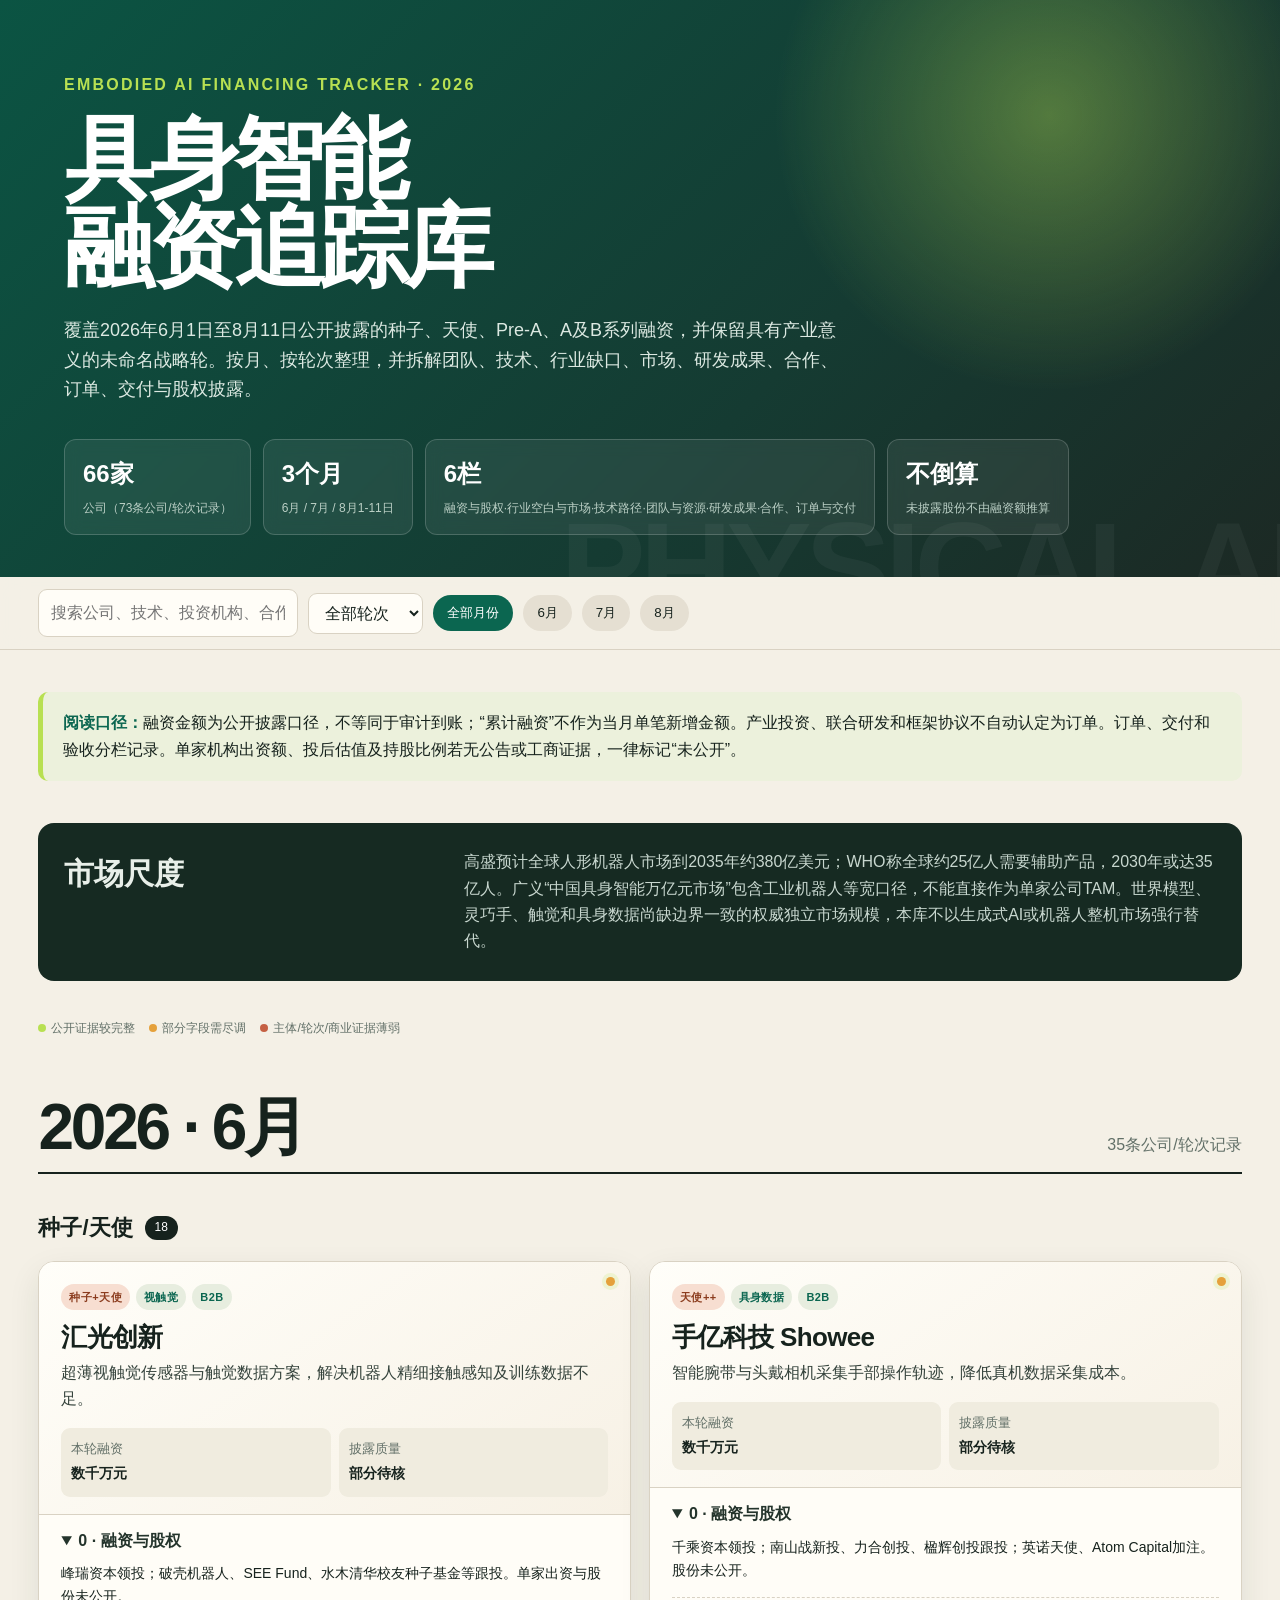
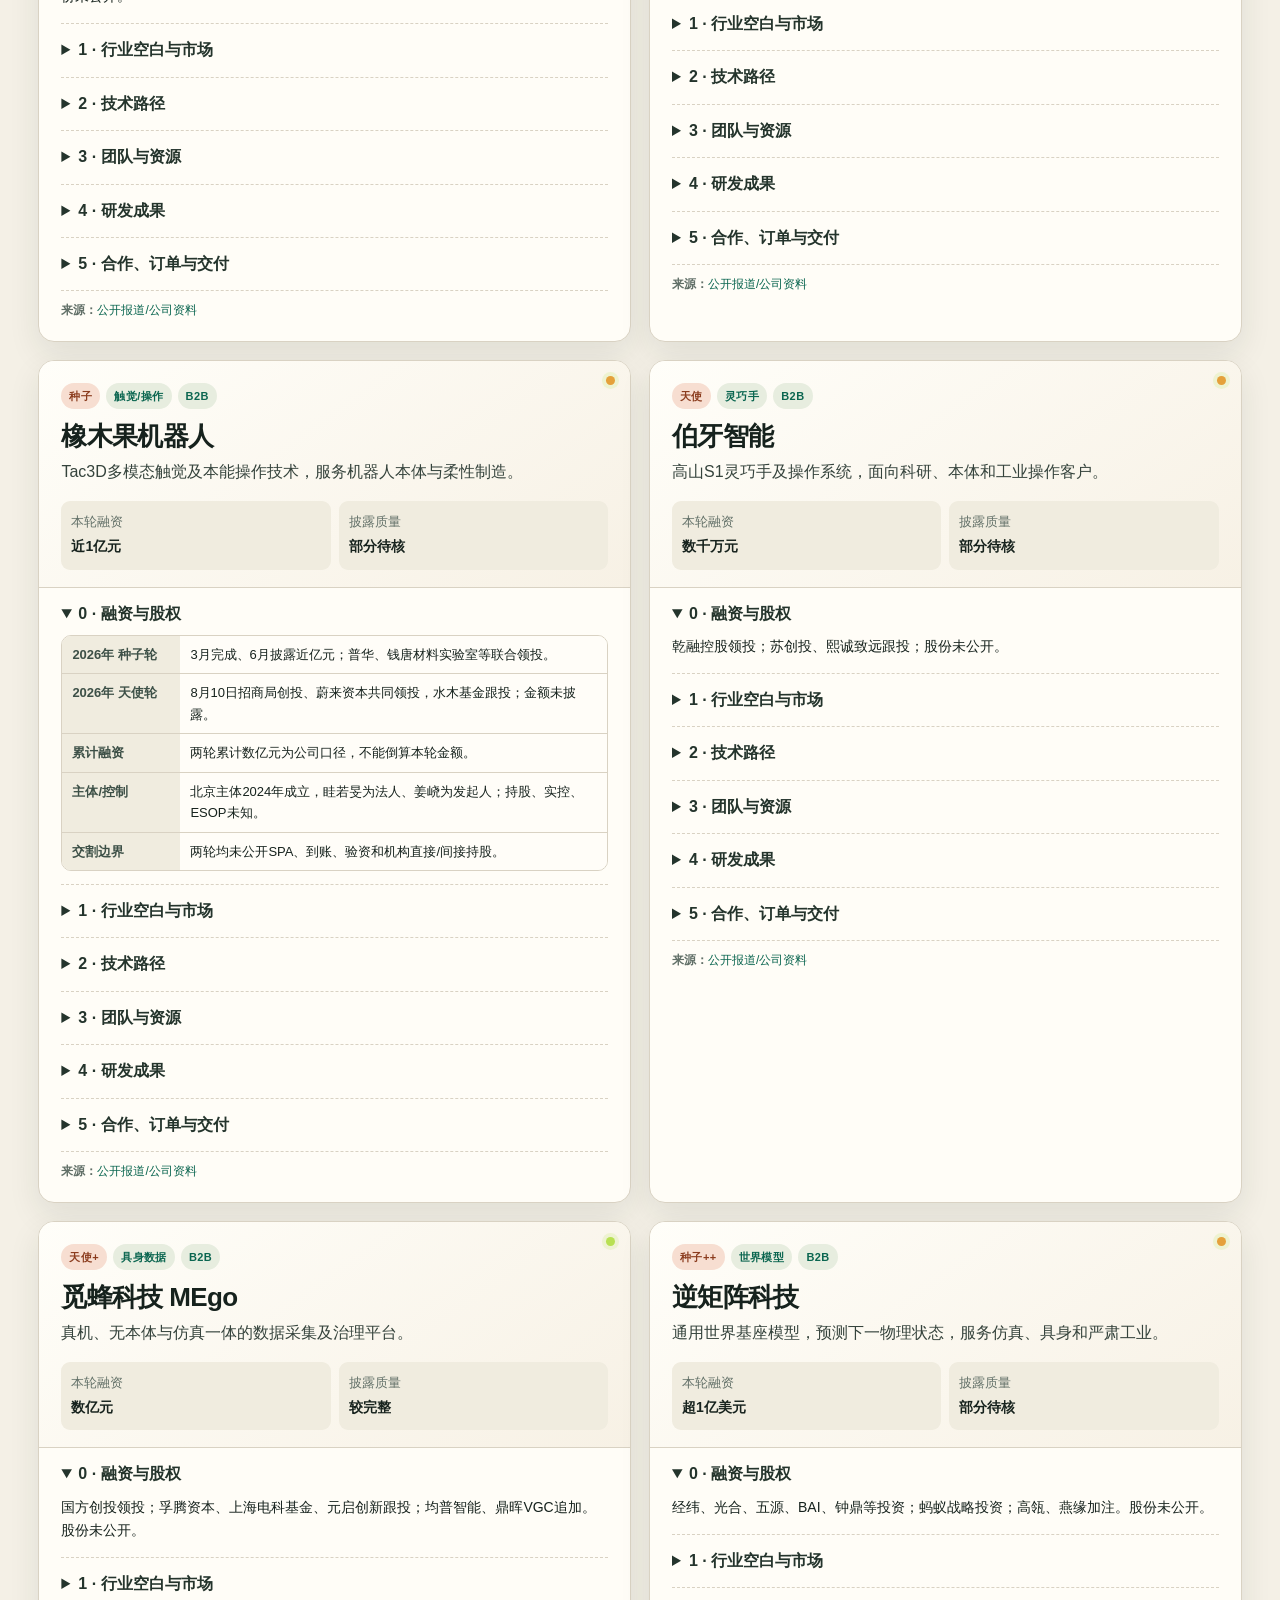
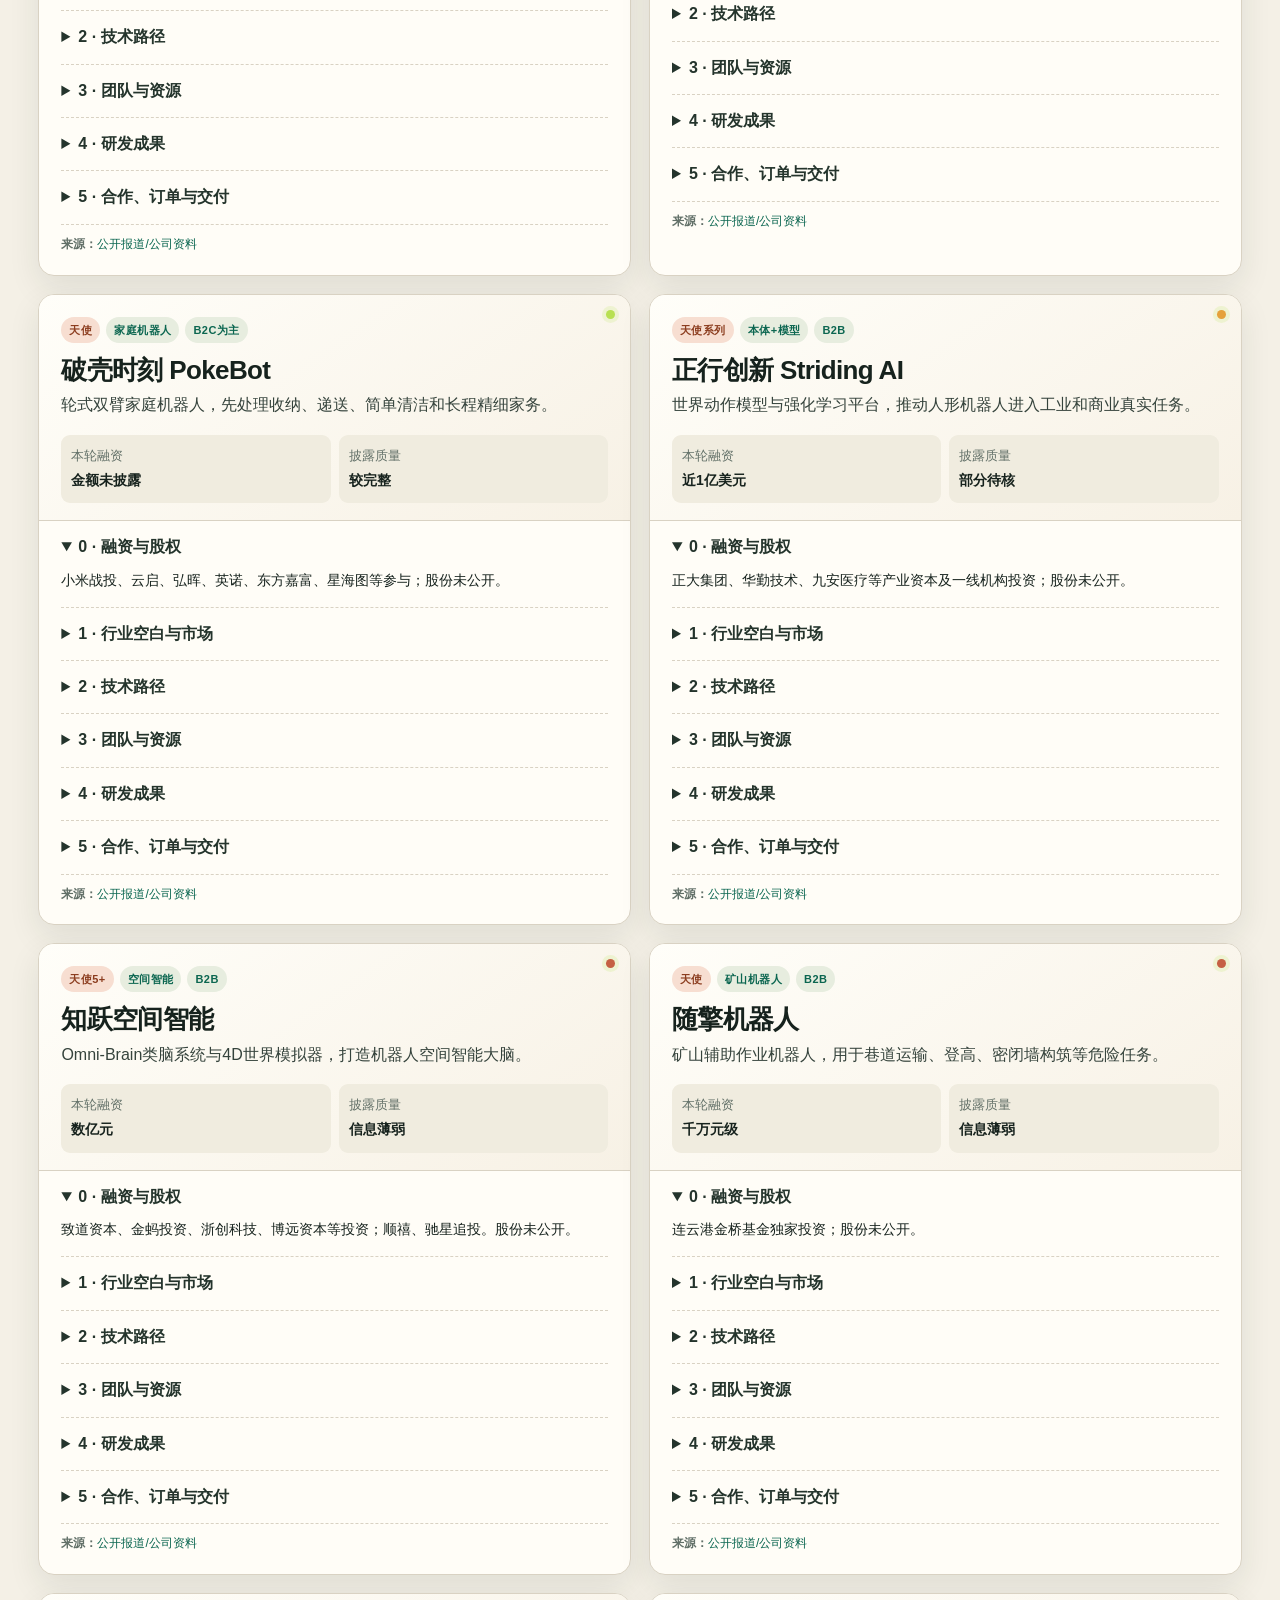
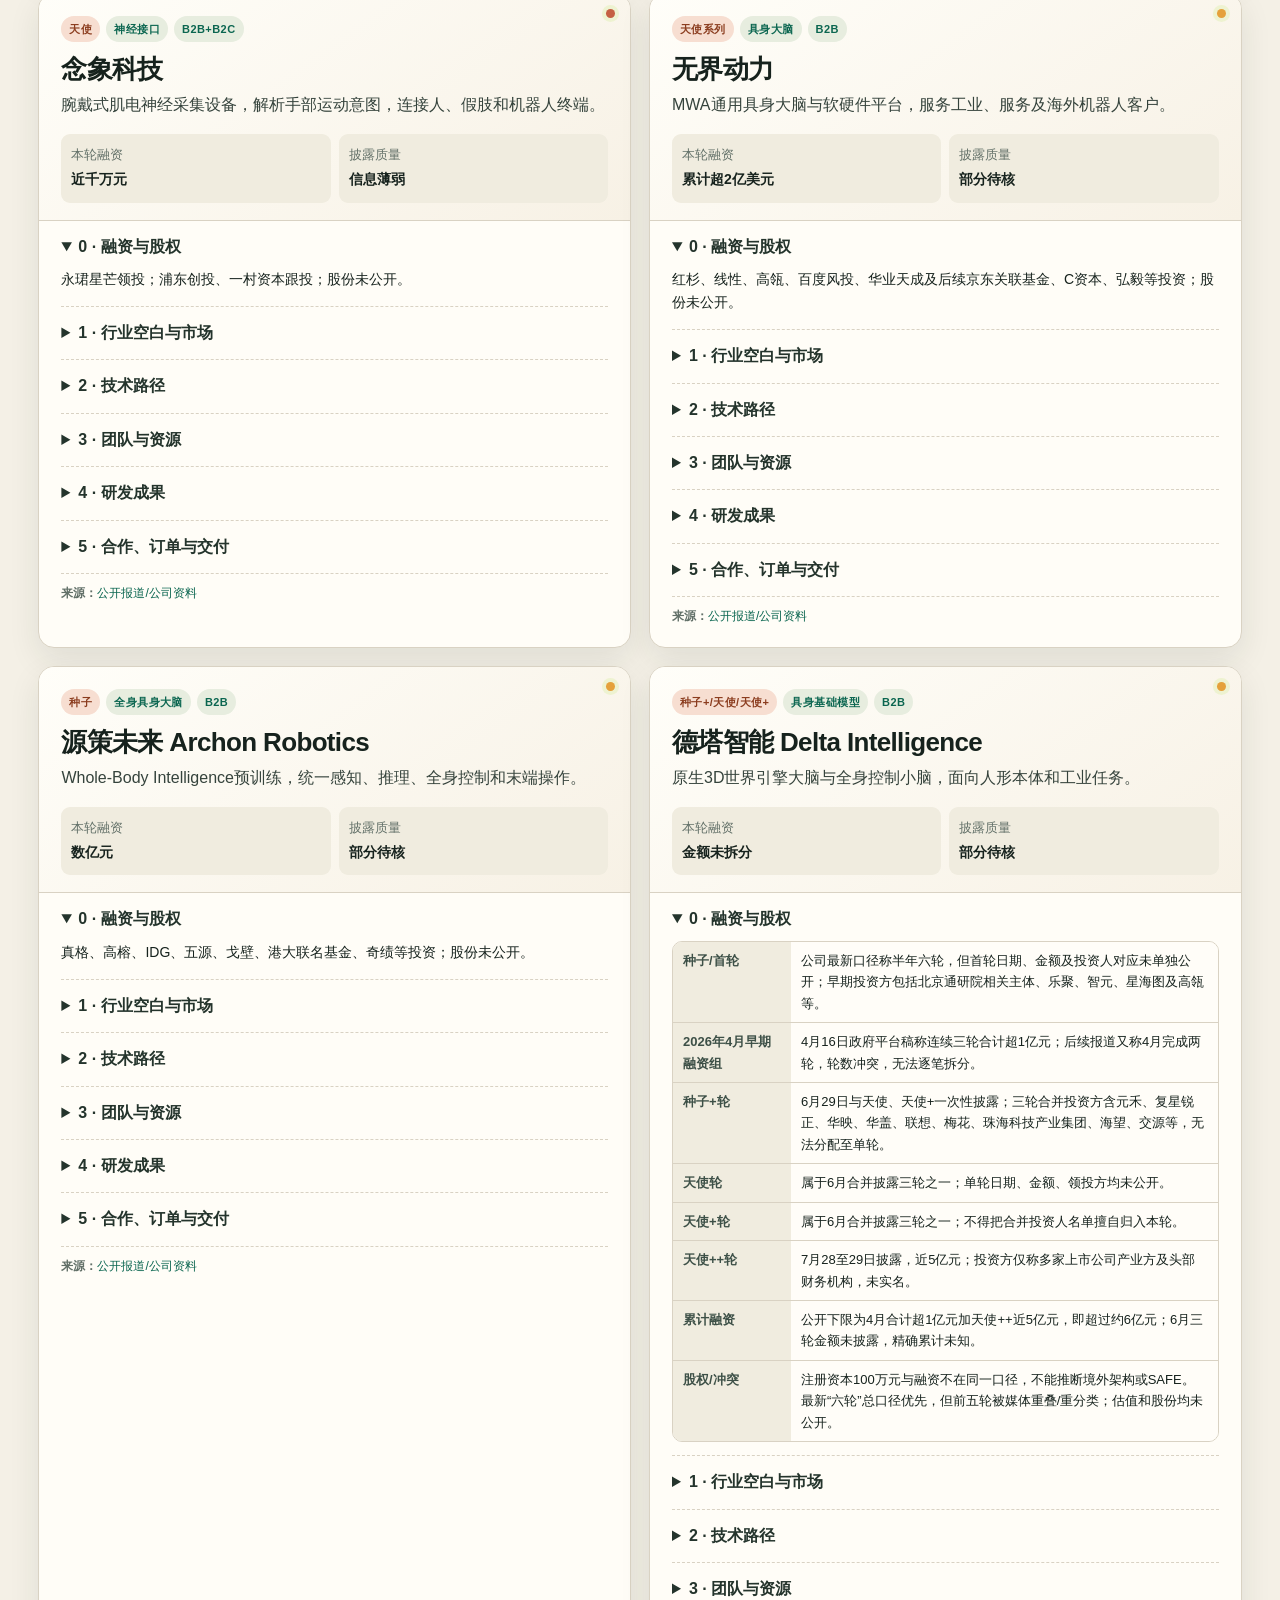
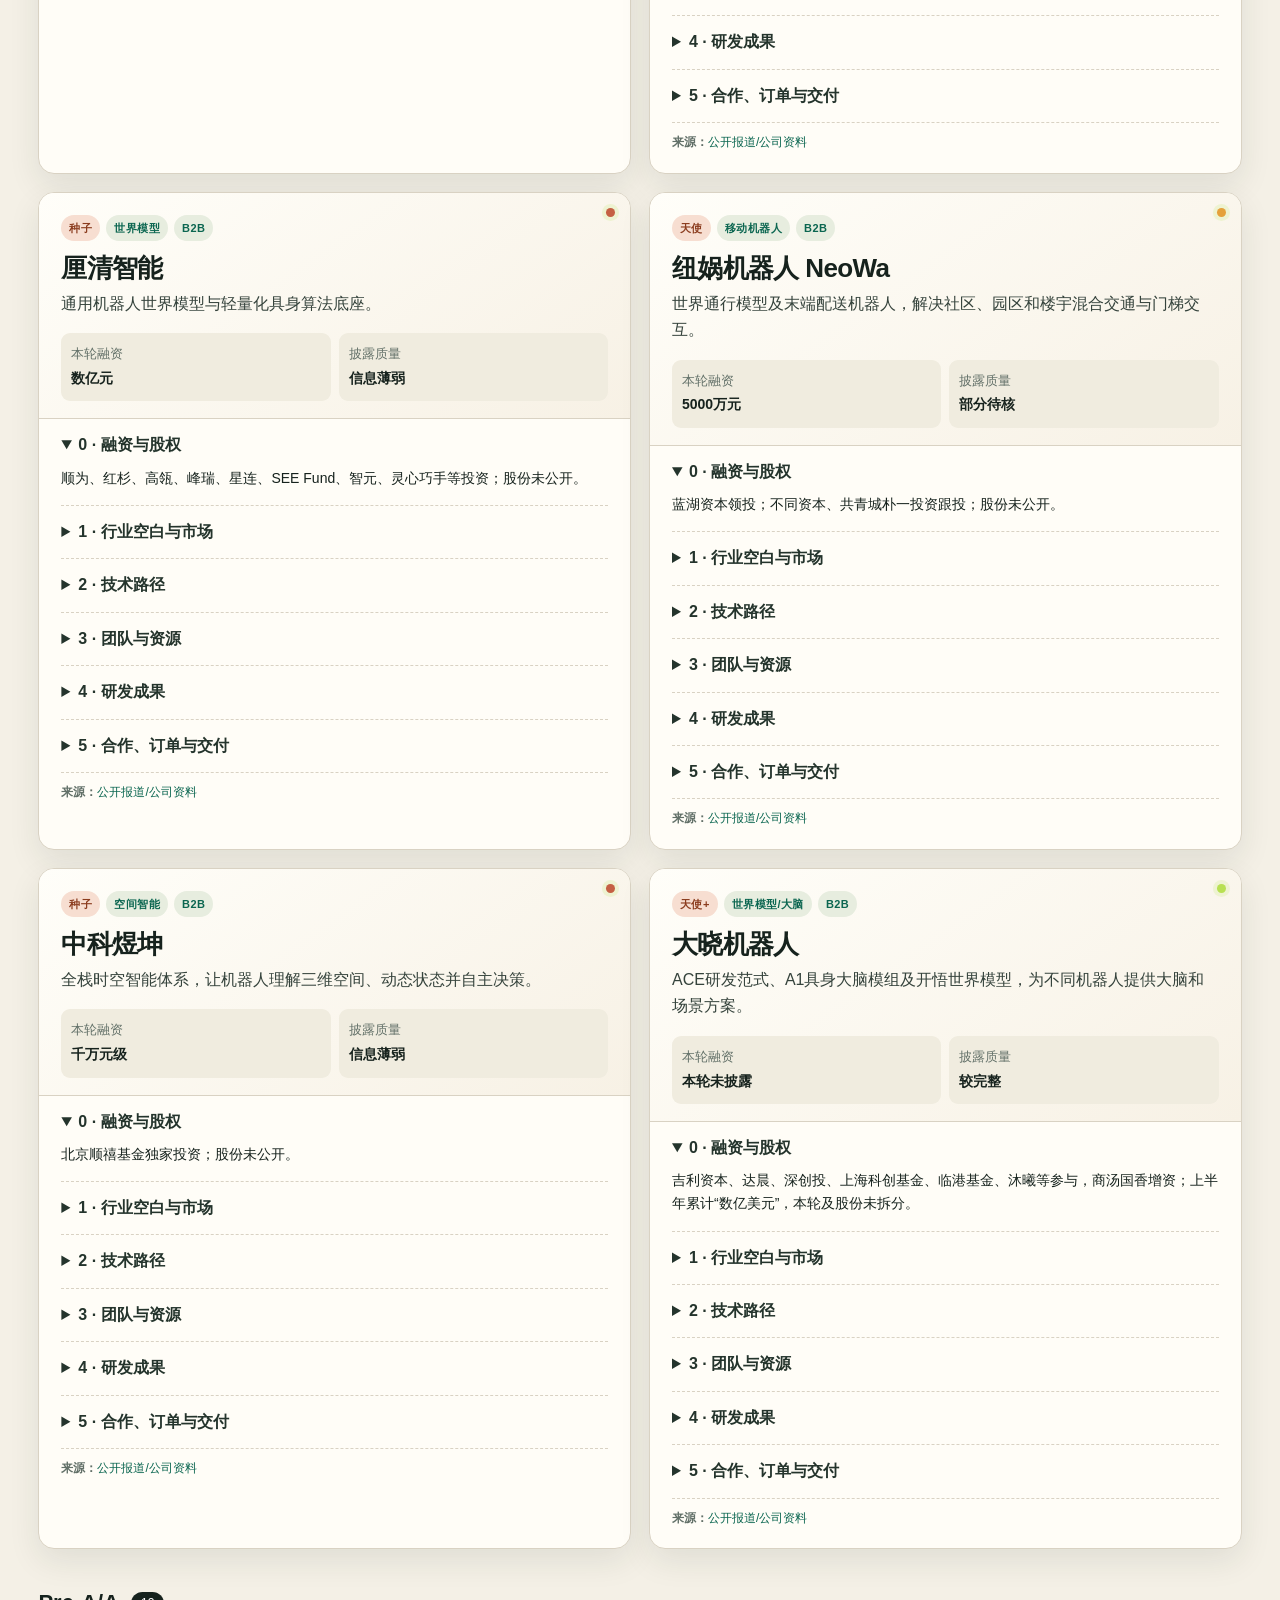
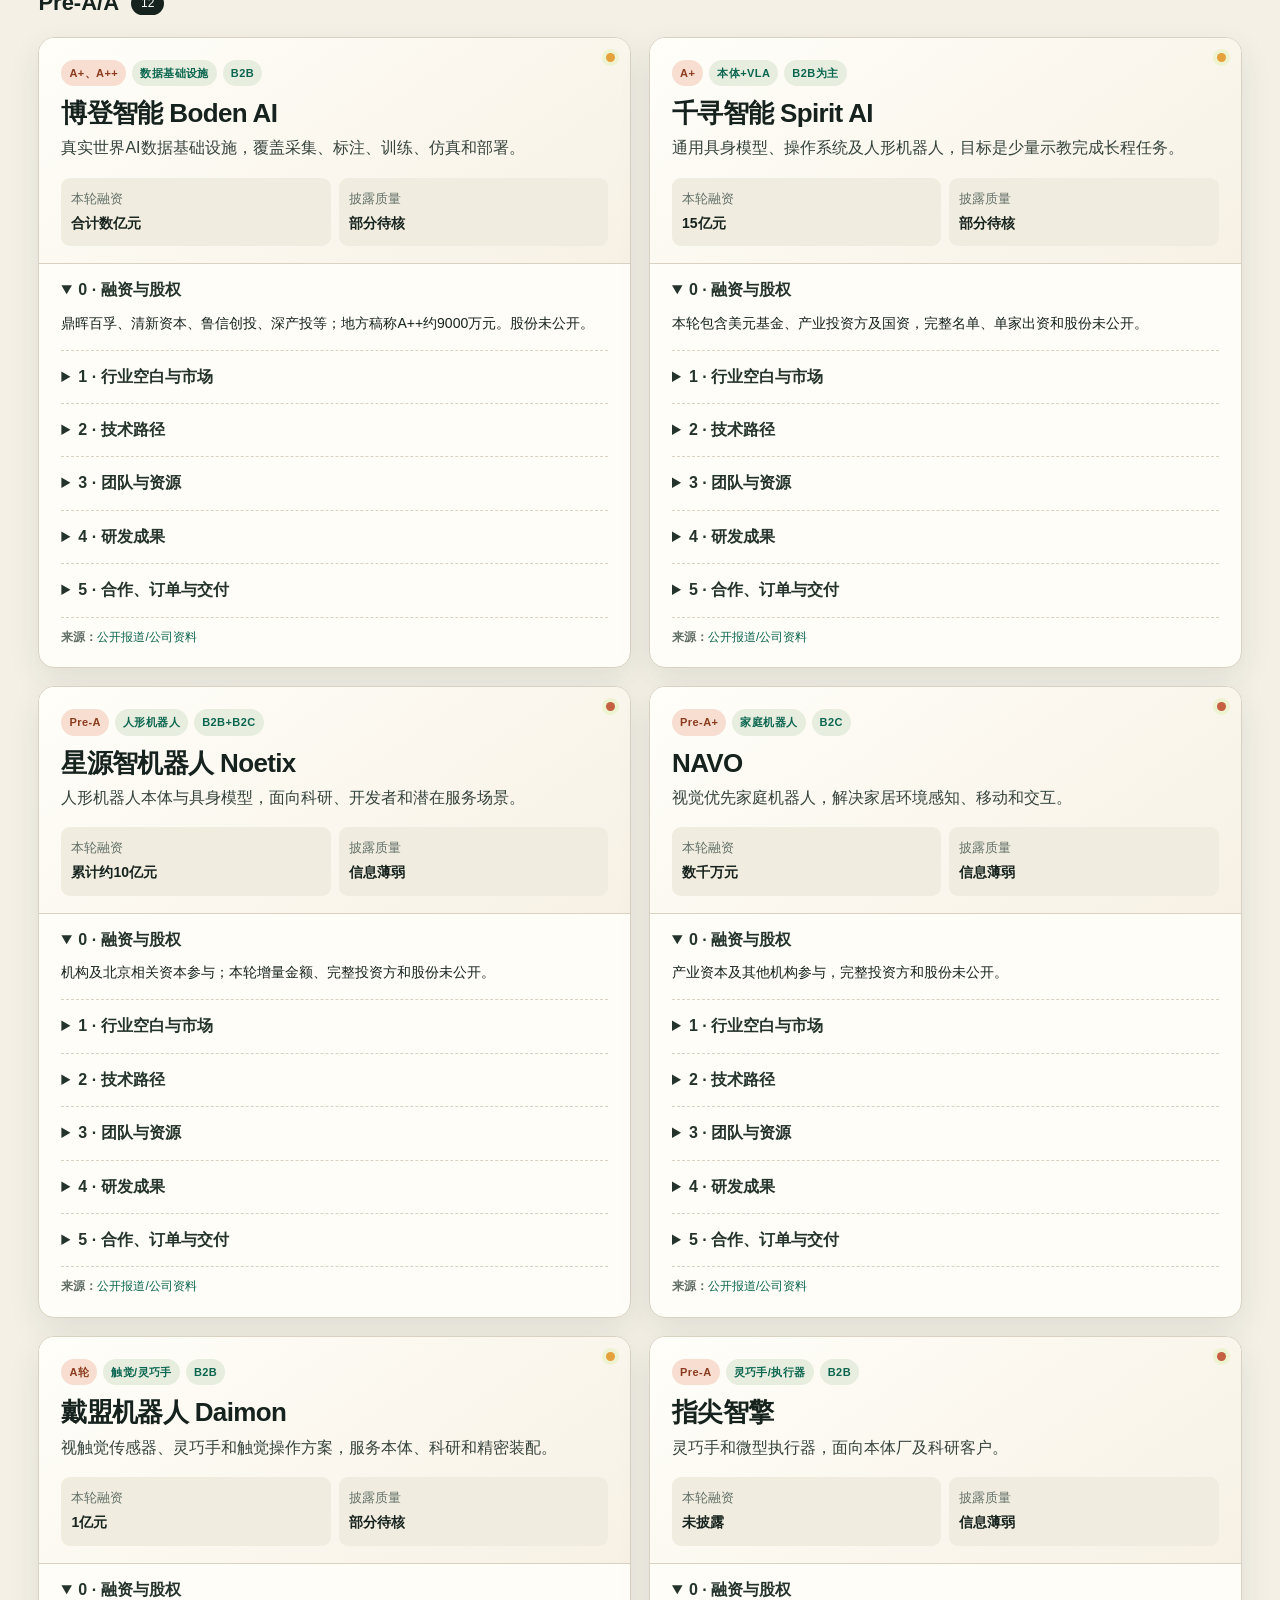
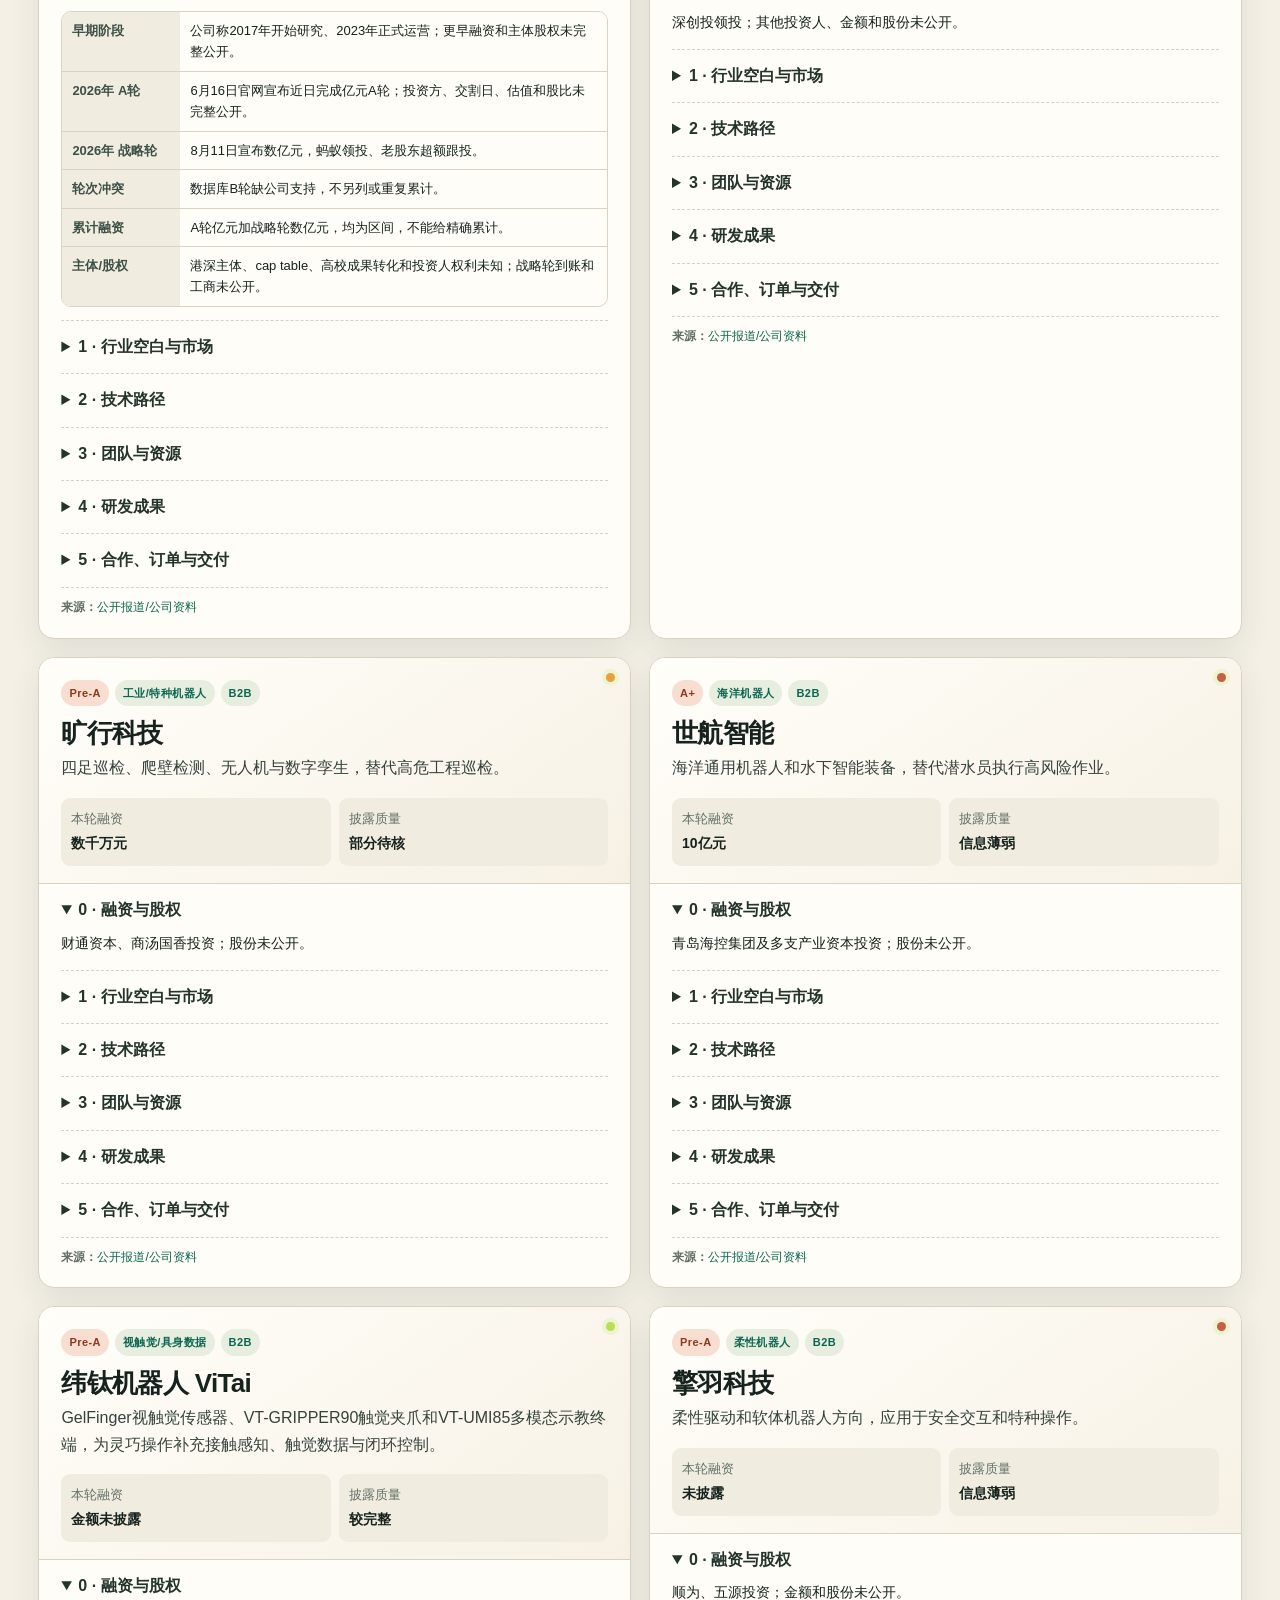
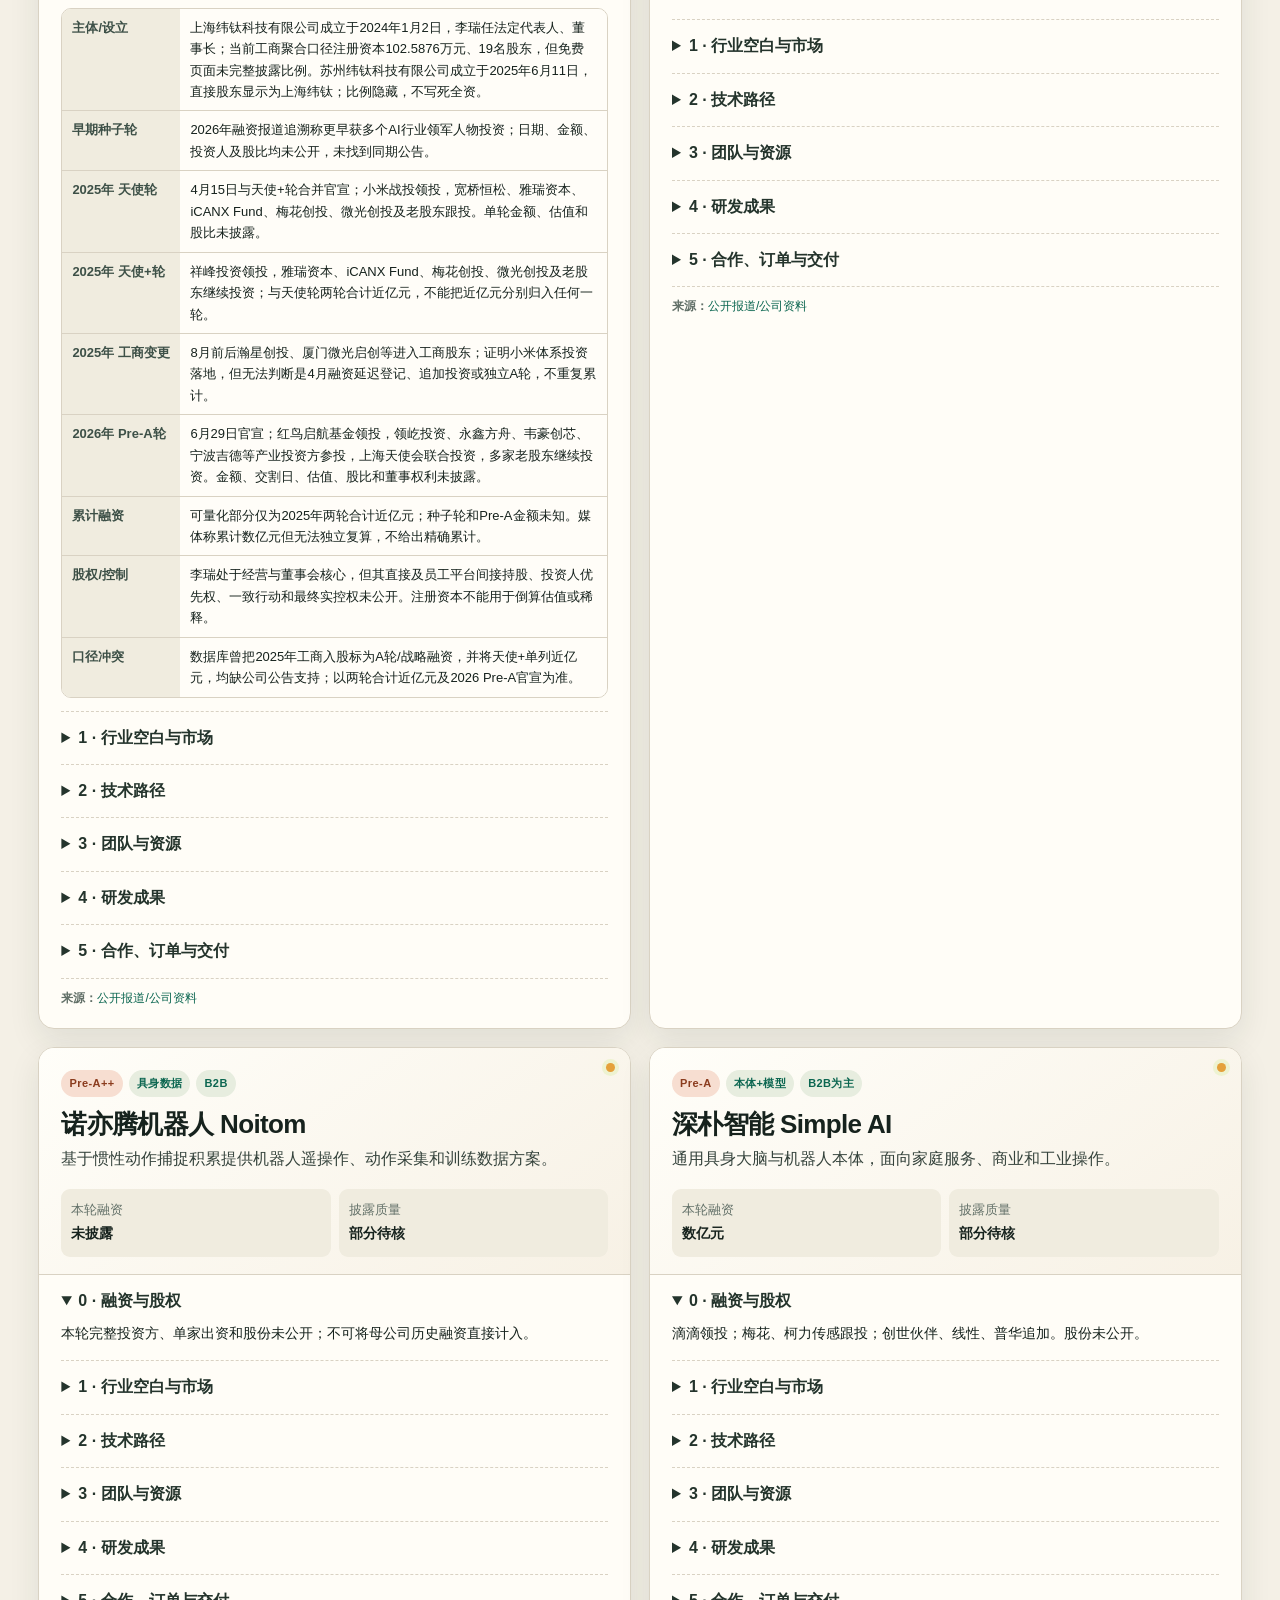
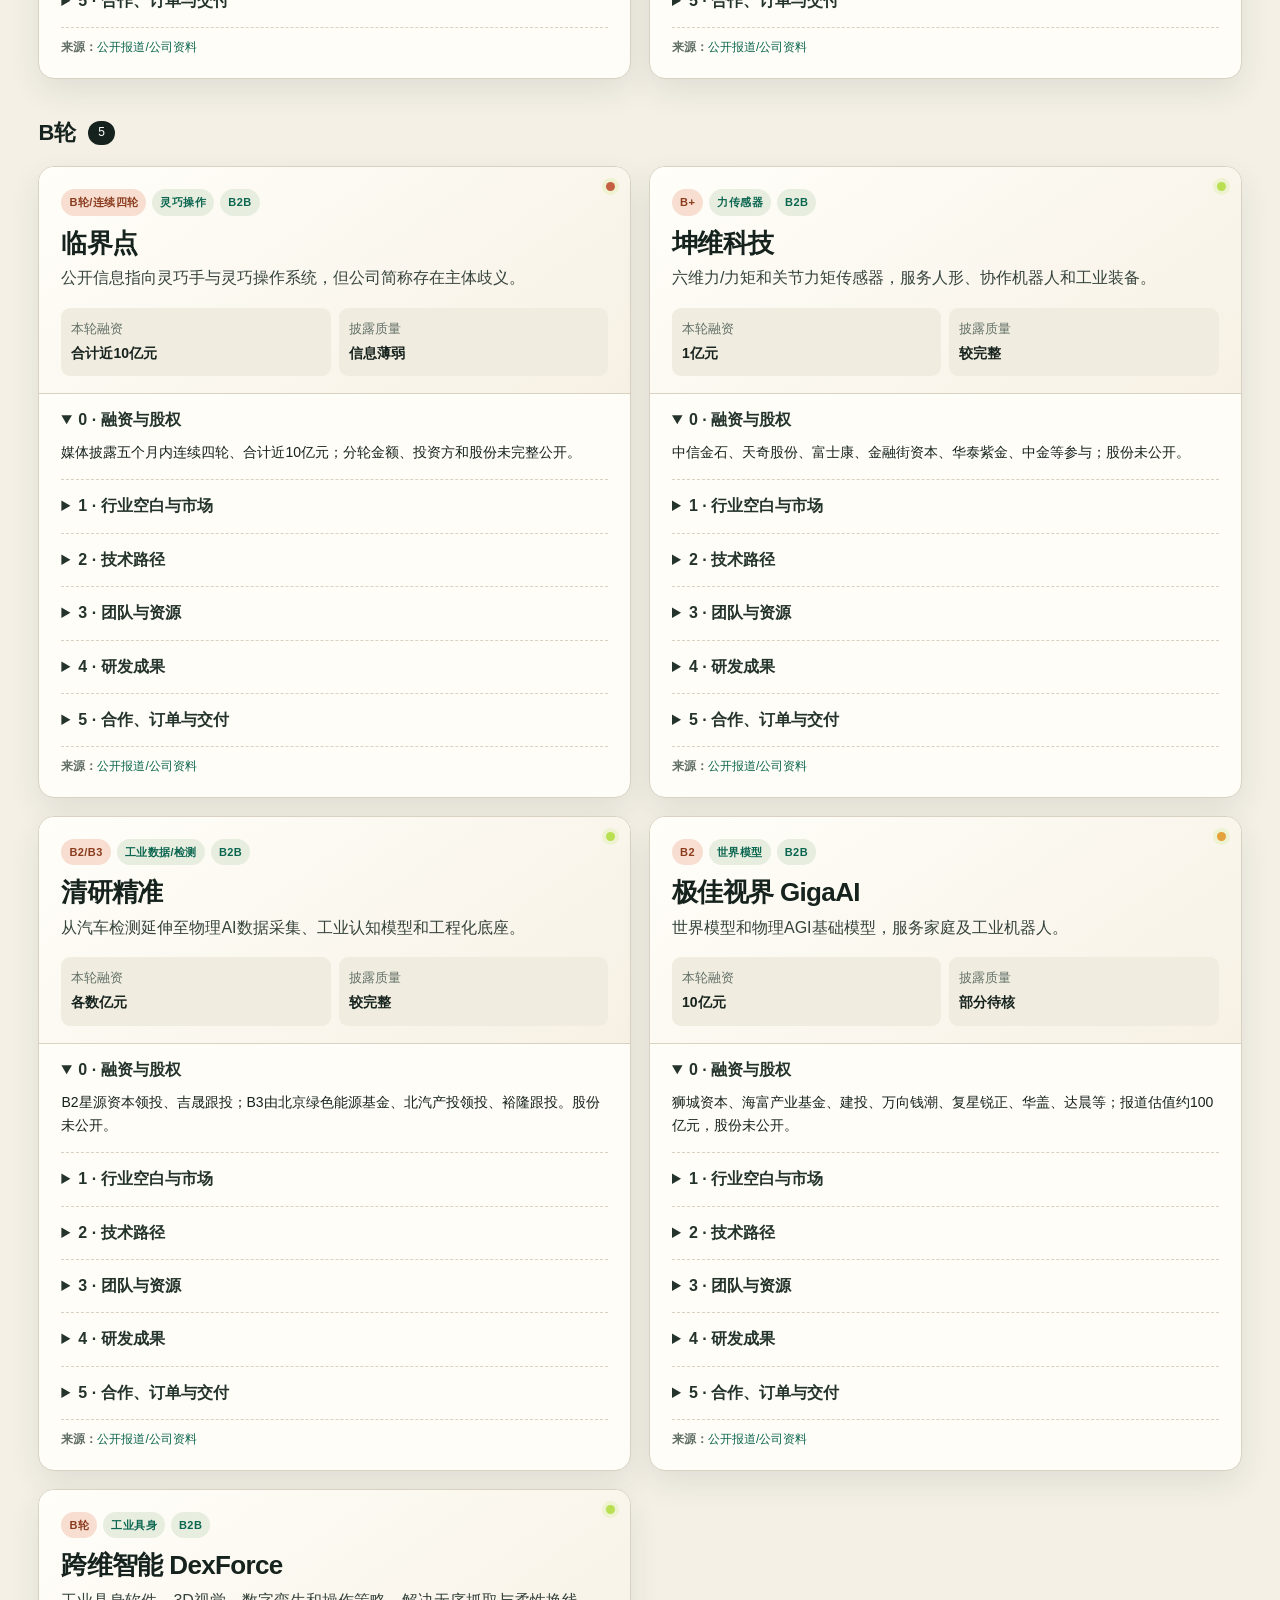
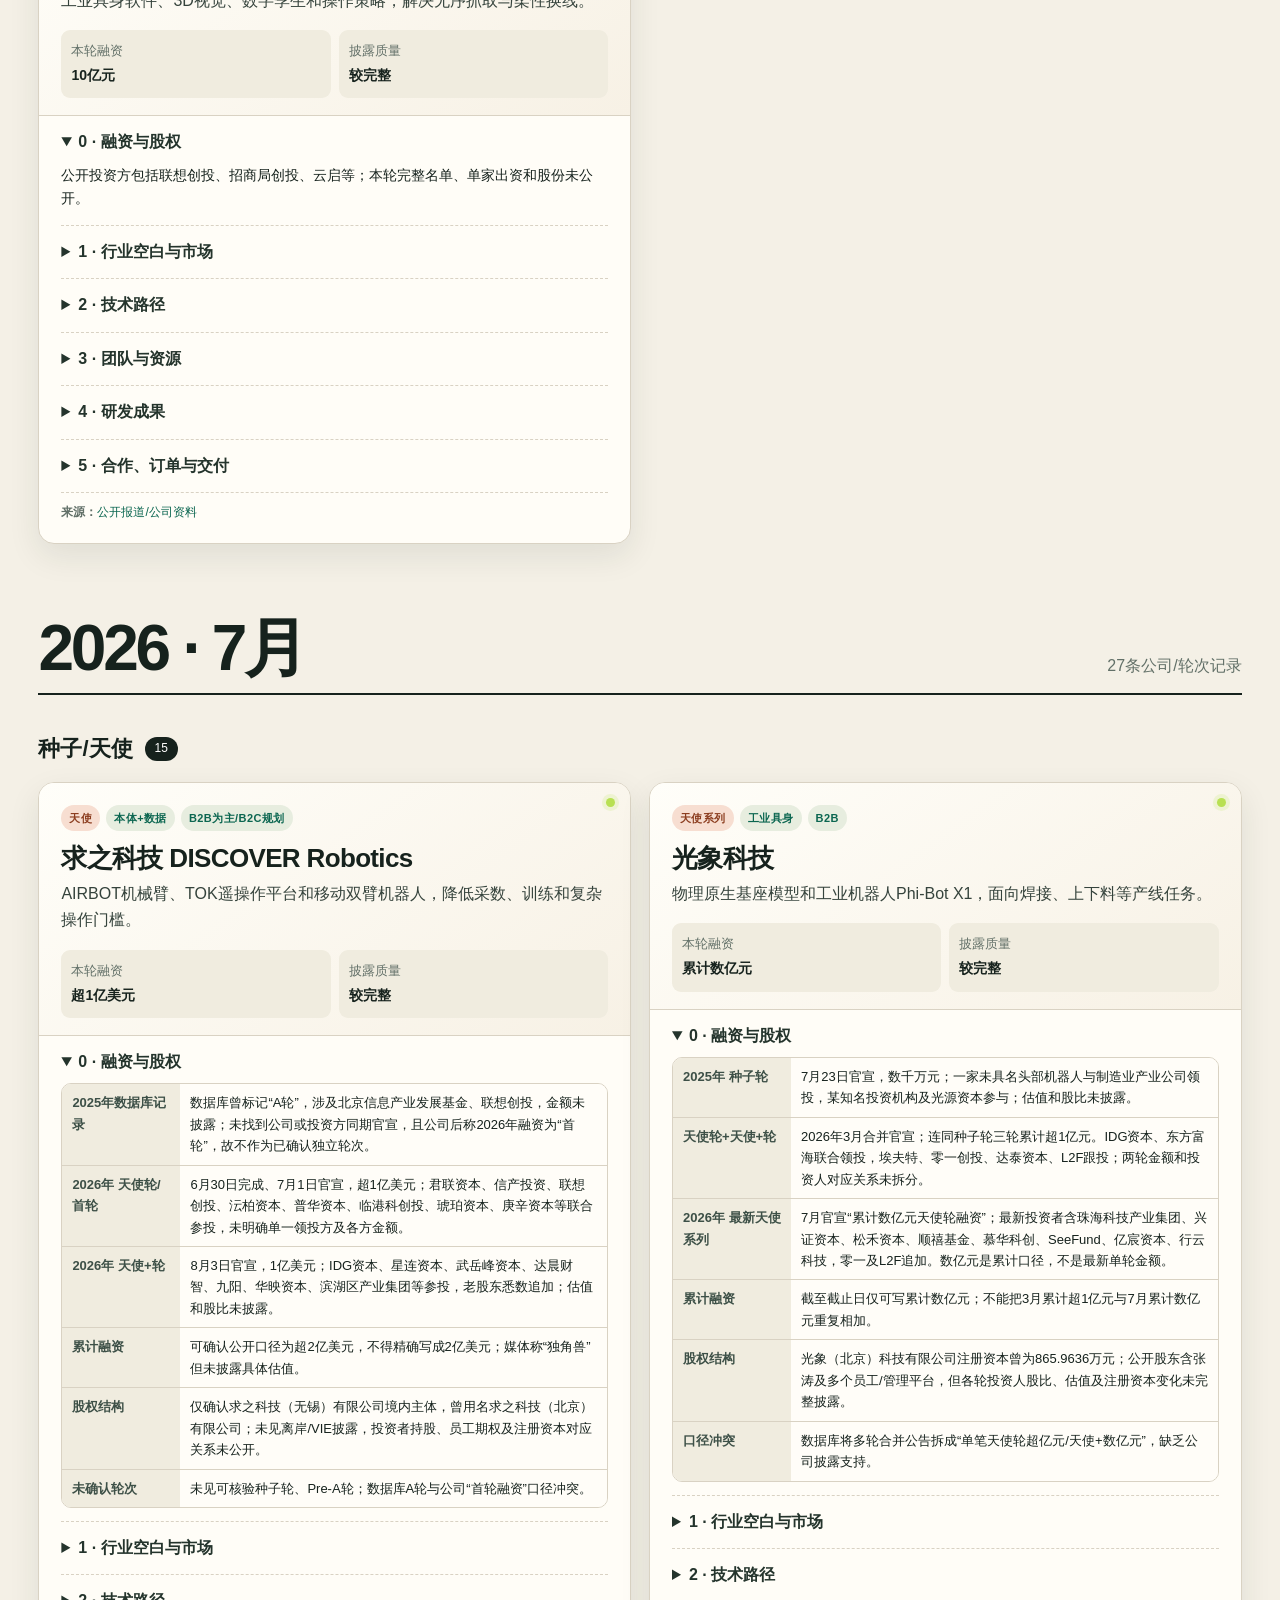
<file: research/embodied-financing-tracker-2026.html>
<!doctype html>
<html lang="zh-CN">
<head>
  <meta charset="utf-8">
  <meta name="viewport" content="width=device-width,initial-scale=1">
  <title>具身智能融资追踪库｜2026年6-8月</title>
  <style>
    :root{--ink:#16221d;--muted:#627068;--paper:#f4f0e6;--card:#fffdf7;--line:#d9d2c3;--green:#0b6650;--lime:#b8e052;--orange:#dc6c38;--blue:#397a97;--shadow:0 12px 32px rgba(26,42,34,.09)}
    *{box-sizing:border-box}html{scroll-behavior:smooth}body{margin:0;color:var(--ink);background:var(--paper);font-family:"PingFang SC","Noto Sans CJK SC","Microsoft YaHei",sans-serif;line-height:1.65}a{color:var(--green);text-decoration:none}a:hover{text-decoration:underline}
    header{min-height:420px;padding:72px max(5vw,28px) 42px;background:radial-gradient(circle at 82% 20%,rgba(184,224,82,.38),transparent 24%),linear-gradient(135deg,#0b5443,#153b32 62%,#1c2924);color:#fff;position:relative;overflow:hidden}header:after{content:"PHYSICAL AI";position:absolute;right:-18px;bottom:-55px;font:900 clamp(56px,10vw,150px)/1 Arial;color:rgba(255,255,255,.045);letter-spacing:-6px}.eyebrow{color:var(--lime);font-weight:800;letter-spacing:.14em;text-transform:uppercase}.hero{max-width:1120px}.hero h1{font-size:clamp(40px,7vw,92px);line-height:.98;letter-spacing:-.055em;margin:18px 0 24px;max-width:1000px}.hero p{max-width:780px;color:#dce9e2;font-size:18px}.stats{display:flex;gap:12px;flex-wrap:wrap;margin-top:34px}.stat{padding:14px 18px;border:1px solid rgba(255,255,255,.18);background:rgba(255,255,255,.07);backdrop-filter:blur(8px);border-radius:12px}.stat b{display:block;font-size:24px;color:#fff}.stat span{font-size:12px;color:#bcd0c6}
    .toolbar{position:sticky;top:0;z-index:30;padding:12px max(3vw,18px);background:rgba(244,240,230,.92);backdrop-filter:blur(13px);border-bottom:1px solid var(--line);display:flex;gap:10px;align-items:center;overflow:auto}.toolbar input,.toolbar select{border:1px solid var(--line);background:#fffdf7;border-radius:9px;padding:10px 12px;color:var(--ink);font:inherit}.toolbar input{min-width:260px}.toolbar button{border:0;border-radius:999px;padding:9px 14px;background:#e5dfd2;color:var(--ink);white-space:nowrap;cursor:pointer}.toolbar button.active{background:var(--green);color:#fff}
    main{max-width:1480px;margin:auto;padding:42px max(3vw,18px) 100px}.note{background:#ecf1dc;border-left:5px solid var(--lime);padding:18px 20px;border-radius:10px;margin-bottom:42px}.note strong{color:var(--green)}.month{margin:56px 0 72px}.month-head{display:flex;align-items:end;justify-content:space-between;border-bottom:2px solid var(--ink);padding-bottom:13px;margin-bottom:25px}.month-head h2{font-size:clamp(34px,5vw,68px);line-height:1;margin:0;letter-spacing:-.05em}.month-head span{color:var(--muted)}.stage{margin:36px 0}.stage-head{display:flex;gap:12px;align-items:center;margin-bottom:15px}.stage-head h3{margin:0;font-size:22px}.count{background:var(--ink);color:#fff;border-radius:999px;padding:2px 10px;font-size:12px}.grid{display:grid;grid-template-columns:repeat(auto-fill,minmax(min(100%,430px),1fr));gap:18px}
    article{background:var(--card);border:1px solid var(--line);border-radius:16px;box-shadow:var(--shadow);overflow:hidden;position:relative}.card-top{padding:22px 22px 17px;border-bottom:1px solid var(--line);background:linear-gradient(145deg,#fffef9,#f7f1e5)}.tags{display:flex;gap:6px;flex-wrap:wrap}.tag{font-size:11px;font-weight:800;letter-spacing:.04em;border-radius:999px;padding:4px 8px;background:#e7eddf;color:var(--green)}.tag.round{background:#f7ded1;color:#8b3c1e}.tag.low{background:#eee7db;color:#7b6c58}.card-top h4{font-size:26px;line-height:1.1;letter-spacing:-.025em;margin:13px 0 8px}.one-line{color:#35433c;margin:0}.money{display:grid;grid-template-columns:1fr 1fr;gap:8px;margin-top:16px}.money div{padding:10px;border-radius:9px;background:#f0ecdf}.money small{display:block;color:var(--muted)}.money b{font-size:14px}.body{padding:0 22px 20px}.body details{border-bottom:1px dashed var(--line);padding:13px 0}.body details:last-child{border:0}.body summary{font-weight:800;cursor:pointer;color:#24342c}.body p,.body ul{margin:8px 0 2px;font-size:14px}.body ul{padding-left:19px}.problem-list{margin-top:5px!important;padding:10px 12px 10px 29px!important;background:#f2eee3;border-radius:9px}.problem-list li{margin:3px 0}.problem-label{color:var(--green)}.team-thesis{margin:9px 0 10px!important;padding:10px 12px;background:#e6eee2;border-left:4px solid var(--green);border-radius:8px;font-weight:800;color:#244238}.team-table,.finance-table{border:1px solid var(--line);border-radius:10px;overflow:hidden;margin-top:8px}.team-row,.finance-row{display:grid;grid-template-columns:118px 1fr;border-bottom:1px solid var(--line);font-size:13px}.team-row:last-child,.finance-row:last-child{border-bottom:0}.team-role,.finance-stage{padding:8px 10px;background:#f0ecdf;font-weight:800;color:#3d5047}.team-info,.finance-info{padding:8px 10px;background:#fffdf8}.empty{color:#9a5b43}.evidence{display:grid;grid-template-columns:repeat(4,1fr);gap:6px;margin-top:9px}.evidence div{font-size:11px;text-align:center;padding:7px 3px;border-radius:7px;background:#ebe6da;color:#6b746e}.evidence .yes{background:#dcebd0;color:#315d28}.evidence .partial{background:#f5e2c6;color:#87531e}.source{font-size:12px;color:var(--muted);margin-top:10px}.source a{margin-right:9px}.risk{position:absolute;right:15px;top:15px;width:9px;height:9px;border-radius:50%;background:var(--lime);box-shadow:0 0 0 4px rgba(184,224,82,.18)}.risk.medium{background:#e5a13b}.risk.low{background:#c56043}
    .market{margin:38px 0;padding:26px;background:#162a22;color:#e8efe9;border-radius:16px;display:grid;grid-template-columns:1fr 2fr;gap:24px}.market h2{font-size:30px;margin:0}.market p{margin:0;color:#c8d7cf}.legend{display:flex;gap:14px;flex-wrap:wrap;color:var(--muted);font-size:12px}.dot{display:inline-block;width:8px;height:8px;border-radius:50%;margin-right:5px}.hide{display:none!important}footer{padding:30px;color:var(--muted);text-align:center;border-top:1px solid var(--line)}
    @media(max-width:760px){header{padding-top:50px}.toolbar input{min-width:190px}.market{grid-template-columns:1fr}.money{grid-template-columns:1fr}.evidence{grid-template-columns:repeat(2,1fr)}.month-head{align-items:start;flex-direction:column;gap:8px}}
    @media print{.toolbar{display:none}body{background:#fff}header{min-height:auto}.grid{display:block}article{break-inside:avoid;margin:0 0 14px;box-shadow:none}.body details{display:block}.body details>*{display:block}.month{break-before:page}}
  </style>
</head>
<body>
<header>
  <div class="hero"><div class="eyebrow">Embodied AI financing tracker · 2026</div><h1>具身智能<br>融资追踪库</h1><p>覆盖2026年6月1日至8月11日公开披露的种子、天使、Pre-A、A及B系列融资，并保留具有产业意义的未命名战略轮。按月、按轮次整理，并拆解团队、技术、行业缺口、市场、研发成果、合作、订单、交付与股权披露。</p><div class="stats"><div class="stat"><b>66家</b><span>公司（73条公司/轮次记录）</span></div><div class="stat"><b>3个月</b><span>6月 / 7月 / 8月1-11日</span></div><div class="stat"><b>6栏</b><span>融资与股权·行业空白与市场·技术路径·团队与资源·研发成果·合作、订单与交付</span></div><div class="stat"><b>不倒算</b><span>未披露股份不由融资额推算</span></div></div></div>
</header>
<nav class="toolbar"><input id="search" placeholder="搜索公司、技术、投资机构、合作方"><select id="round"><option value="all">全部轮次</option><option>种子/天使</option><option>Pre-A/A</option><option>B轮</option></select><button class="active" data-month="all">全部月份</button><button data-month="06">6月</button><button data-month="07">7月</button><button data-month="08">8月</button></nav>
<main>
  <div class="note"><strong>阅读口径：</strong>融资金额为公开披露口径，不等同于审计到账；“累计融资”不作为当月单笔新增金额。产业投资、联合研发和框架协议不自动认定为订单。订单、交付和验收分栏记录。单家机构出资额、投后估值及持股比例若无公告或工商证据，一律标记“未公开”。</div>
  <section class="market"><h2>市场尺度</h2><p>高盛预计全球人形机器人市场到2035年约380亿美元；WHO称全球约25亿人需要辅助产品，2030年或达35亿人。广义“中国具身智能万亿元市场”包含工业机器人等宽口径，不能直接作为单家公司TAM。世界模型、灵巧手、触觉和具身数据尚缺边界一致的权威独立市场规模，本库不以生成式AI或机器人整机市场强行替代。</p></section>
  <div class="legend"><span><i class="dot" style="background:#b8e052"></i>公开证据较完整</span><span><i class="dot" style="background:#e5a13b"></i>部分字段需尽调</span><span><i class="dot" style="background:#c56043"></i>主体/轮次/商业证据薄弱</span></div>
  <div id="report"></div>
</main>
<footer>研究截止：2026-08-11 · 仅供一级市场研究，不构成投资建议</footer>
<script>
const E='未公开；建议在管理层访谈、工商穿透及交易文件中核验。';
const commonMarket='相邻市场参考：高盛预计全球人形机器人市场2035年约380亿美元；本细分赛道缺少边界一致的独立TAM，不直接套用整机市场。';
const data=[
// June seed / angel
['06','种子/天使','汇光创新','种子+天使｜数千万元','视触觉','B2B','超薄视触觉传感器与触觉数据方案，解决机器人精细接触感知及训练数据不足。','峰瑞资本领投；破壳机器人、SEE Fund、水木清华校友种子基金等跟投。单家出资与股份未公开。','创始人/CEO王陈玉珩，清华电子系背景；CTO徐继凯，浙江大学、华中科技大学背景。','以超薄光机结构、视触觉成像、触觉重建和数据训练链路降低传感器体积与部署门槛。','产品样机及工程验证已完成；论文、专利总数和第三方量产指标未公开。','破壳机器人兼具投资/产业协同关系；未见可核验采购合同。','意向/合作：产业协同；订单、交付、验收均未公开。','补足低成本、薄型化、高分辨触觉及触觉数据采集链路。',commonMarket,'https://m.zhongtouhuac.com/h-nd-4233.html','medium'],
['06','种子/天使','手亿科技 Showee','天使++｜数千万元','具身数据','B2B','智能腕带与头戴相机采集手部操作轨迹，降低真机数据采集成本。','千乘资本领投；南山战新投、力合创投、楹辉创投跟投；英诺天使、Atom Capital加注。股份未公开。','创始人/CEO许展玮，清华自动化博士；首席科学家冯建江，清华自动化系长聘副教授；CTO于进洋，清华背景。','视觉+IMU多模态融合、手部姿态重建与行为解码，以无本体方案采集真实操作数据。','融资用于量产和交付能力建设；论文归属、专利数、有效数据小时数及良率未公开。','未见具名客户合作。','订单、交付、验收均未公开；处工程量产准备阶段。','填补轻量、低成本、可规模化人类操作数据入口。',commonMarket,'https://m.zhongtouhuac.com/h-nd-4233.html','medium'],
['06','种子/天使','橡木果机器人','种子｜近1亿元','触觉/操作','B2B','Tac3D多模态触觉及本能操作技术，服务机器人本体与柔性制造。','普华资本、钱唐材料实验室联合领投；股份未公开。','创始人姜峣，清华机械工程背景；团队融合清华机械与哈佛神经科学背景。','视触觉三维重建、力/形变估计与本能操作策略，降低逐任务采数和训练依赖。','公司称可输出超百万像素原始触觉数据、约400个有效感知点；缺第三方统一测试。','未见具名客户合同。','处产品导入期；订单、批量交付、验收未公开。','尝试补足接触模态和小样本精细操作能力。',commonMarket,'https://m.zhongtouhuac.com/h-nd-4233.html','medium'],
['06','种子/天使','伯牙智能','天使｜数千万元','灵巧手','B2B','高山S1灵巧手及操作系统，面向科研、本体和工业操作客户。','乾融控股领投；苏创投、熙诚致远跟投；股份未公开。','创始人/CEO刘欣，曾任阿里技术总监、斑马智行产品负责人、蔚来乐道智能化产品负责人。','绳驱为主并融合齿轮直驱、丝杠连杆，兼顾轻量、指尖力与可维护性。','公司参数：22自由度、不足500g、指尖力最高约30N、抓取约3kg；第三方寿命和一致性未公开。','未见具名客户合作。','产品已发布；订单、批量交付和验收未公开。','解决灵巧手重量、成本、耐用性与任务能力难兼顾。',commonMarket,'https://m.zhongtouhuac.com/h-nd-4233.html','medium'],
['06','种子/天使','觅蜂科技 MEgo','天使+｜数亿元','具身数据','B2B','真机、无本体与仿真一体的数据采集及治理平台。','国方创投领投；孚腾资本、上海电科基金、元启创新跟投；均普智能、鼎晖VGC追加。股份未公开。','董事长兼CEO姚卯青，智元机器人合伙人；公司由智元生态孵化。','MEgo无本体采集硬件与数据清洗、轨迹重建、质量评价、自动标注平台。','已开始数据服务；公司规划2026年千万小时级产能，实际有效数据规模、毛利和复购未公开。','与贵州大数据集团共建/资源合作；元启创新被称为首批采集合作方。','合作已披露；订单额、数据交付、客户验收未公开。','解决物理AI数据昂贵、分散、标准不一及跨本体复用不足。',commonMarket,'https://view.inews.qq.com/a/20260706A068RL00','high'],
['06','种子/天使','逆矩阵科技','种子++｜超1亿美元','世界模型','B2B','通用世界基座模型，预测下一物理状态，服务仿真、具身和严肃工业。','经纬、光合、五源、BAI、钟鼎等投资；蚂蚁战略投资；高瓴、燕缘加注。股份未公开。','创始人陈博远，北京大学背景，兼任智源行为世界模型创新中心负责人；智源研究院孵化。','物理隐空间、动作原子与Next Physical State Prediction，并结合强化学习验证。','发布悟界Physis-v0.1；同行评审论文、专利和可复现实机基准未公开。','未见具名付费客户。','目前以模型发布和演示为主；订单、交付、验收未公开。','弥补大模型对物理规律、长时推演与动作因果理解不足。',commonMarket,'https://m.zhongtouhuac.com/h-nd-4233.html','medium'],
['06','种子/天使','破壳时刻 PokeBot','天使｜金额未披露','家庭机器人','B2C为主','轮式双臂家庭机器人，先处理收纳、递送、简单清洁和长程精细家务。','小米战投、云启、弘晖、英诺、东方嘉富、星海图等参与；股份未公开。','创始人许华哲，清华交叉信息院助理教授、伯克利博士、斯坦福博后、原星海图首席科学家。','具身世界模型、视觉/触觉、模仿与强化学习、双臂协同和分布式数据系统。','许华哲个人公开履历称发表50余篇论文、获CoRL 2023最佳系统论文奖；公司专利未公开。','星海图为早期投资方；商业合作未公开。','已展示叠衣、系香囊等原型任务；无订单、量产交付或客户验收披露。','降低双足家庭机器人成本与可靠性负担，聚焦开放家庭长尾任务。',commonMarket,'https://m.zhongtouhuac.com/h-nd-4233.html','high'],
['06','种子/天使','正行创新 Striding AI','天使系列｜近1亿美元','本体+模型','B2B','世界动作模型与强化学习平台，推动人形机器人进入工业和商业真实任务。','正大集团、华勤技术、九安医疗等产业资本及一线机构投资；股份未公开。','创始人/CEO姚颂，深鉴科技、东方空间连续创业者；联合发起人于超，清华学者；正大集团联合发起。','世界动作模型、强化学习、数据闭环和训练基础设施。','截至披露日未公开具体产品参数、论文、专利或任务基准。','正大、华勤、九安为投资/发起关系，未证实采购。','订单、交付与验收未公开。','试图打通模型、本体、数据和产业场景，跨越Demo到生产部署。',commonMarket,'https://m.zhongtouhuac.com/h-nd-4233.html','medium'],
['06','种子/天使','知跃空间智能','天使5+｜数亿元','空间智能','B2B','Omni-Brain类脑系统与4D世界模拟器，打造机器人空间智能大脑。','致道资本、金蚂投资、浙创科技、博远资本等投资；顺禧、驰星追投。股份未公开。','公开可确认管理层含副总裁李超；创始人和核心技术负责人未充分披露。','复刻神经元机制、4D世界模拟和空间理解。','产品型号、论文、专利、实机指标均未公开。','未见具名客户合作。','订单、交付和验收未公开。','补足机器人三维空间理解、预测及跨场景自主学习。',commonMarket,'https://m.zhongtouhuac.com/h-nd-4233.html','low'],
['06','种子/天使','随擎机器人','天使｜千万元级','矿山机器人','B2B','矿山辅助作业机器人，用于巷道运输、登高、密闭墙构筑等危险任务。','连云港金桥基金独家投资；股份未公开。','创始人与核心成员背景未公开。','防爆模组、极限工况感知和矿山专用作业机构。','防爆认证、连续运行、论文、专利及作业效率未公开。','未见具名矿山客户。','订单、交付和验收未公开。','替代高危、缺工、重复的井下人工任务。','矿山智能化需求明确，但可服务市场取决于矿井改造、认证和单项目预算，权威独立TAM未公开。','https://m.zhongtouhuac.com/h-nd-4233.html','low'],
['06','种子/天使','念象科技','天使｜近千万元','神经接口','B2B+B2C','腕戴式肌电神经采集设备，解析手部运动意图，连接人、假肢和机器人终端。','永珺星芒领投；浦东创投、一村资本跟投；股份未公开。','创始人与核心成员背景未公开。','非侵入式肌电采集、意图解码和多终端控制。','解码准确率、延迟、论文、专利和医疗认证未公开。','未见具名合作方。','订单、交付、验收未公开。','提供低侵入、便携的人机控制和具身数据入口。','WHO称全球约25亿人需要辅助产品，2030年或达35亿人；这是需求人口而非收入TAM。','https://m.zhongtouhuac.com/h-nd-4233.html','low'],
['06','种子/天使','无界动力','天使系列｜累计超2亿美元','具身大脑','B2B','MWA通用具身大脑与软硬件平台，服务工业、服务及海外机器人客户。','红杉、线性、高瓴、百度风投、华业天成及后续京东关联基金、C资本、弘毅等投资；股份未公开。','创始人/CEO张玉峰，智能驾驶与AI产业背景；其他核心高管未完整公开。','时序Chunk级逆动力学、潜动作组块和世界模型强化学习。','公司称RoboCasa平均任务成绩75.2%；第三方实机复核、论文和专利总数未公开。','具名合作方未完整披露。','媒体称获“亿元级海外订单”，客户、合同、交付、验收和收入未公开，按订单主张记录。','解决长时序物理因果推理和跨本体操作泛化。',commonMarket,'https://m.zhongtouhuac.com/h-nd-4233.html','medium'],
['06','种子/天使','源策未来 Archon Robotics','种子｜数亿元','全身具身大脑','B2B','Whole-Body Intelligence预训练，统一感知、推理、全身控制和末端操作。','真格、高榕、IDG、五源、戈壁、港大联名基金、奇绩等投资；股份未公开。','创始人李弘扬，香港大学教授、机器人学习研究者；团队详细名单未完整公开。','全身多模态动作数据与系统级预训练。','技术主要来自学术演讲；公司产品参数、专利及统一实机指标未公开。','香港大学及上海创智学院出现在投资/学术生态中，不等于采购。','订单、交付和验收未公开。','填补人形机器人上肢操作与下肢运动分离训练的问题。',commonMarket,'https://m.zhongtouhuac.com/h-nd-4233.html','medium'],
['06','种子/天使','德塔智能 Delta Intelligence','种子+/天使/天使+｜金额未拆分','具身基础模型','B2B','原生3D世界引擎大脑与全身控制小脑，面向人形本体和工业任务。','高瓴、智元、乐聚、星海图，以及元禾、复星锐正、华映、联想创投、梅花等参与不同轮次；股份未公开。','创始人/CEO马晓健，清华计算机本科、UCLA博士，曾任Google Robotics、NVIDIA Research；BIGAI孵化。','原生三维表征，处理点云与高斯泼溅并推演未来状态。','完整论文归属、专利和第三方基准未公开。','智元、乐聚、星海图为产业投资方；未证明采购。','订单、交付和验收未公开。','弥补二维视觉模型缺乏三维物理理解及全身控制的问题。',commonMarket,'https://m.zhongtouhuac.com/h-nd-4233.html','medium'],
['06','种子/天使','厘清智能','种子｜数亿元','世界模型','B2B','通用机器人世界模型与轻量化具身算法底座。','顺为、红杉、高瓴、峰瑞、星连、SEE Fund、智元、灵心巧手等投资；股份未公开。','公开资料称有清华人工智能学院背景；创始人和高管未充分披露。','机器人世界模型、轻量化算法和数据处理。','公司成立早期；正式产品、论文、专利和量化指标未公开。','智元、灵心巧手为投资方；未证明业务订单。','订单、交付和验收未公开。','为不同机器人提供较轻量的物理预测与策略底座。',commonMarket,'https://m.zhongtouhuac.com/h-nd-4233.html','low'],
['06','种子/天使','纽娲机器人 NeoWa','天使｜5000万元','移动机器人','B2B','世界通行模型及末端配送机器人，解决社区、园区和楼宇混合交通与门梯交互。','蓝湖资本领投；不同资本、共青城朴一投资跟投；股份未公开。','创始人杨睿刚，上海交大特聘教授，曾任百度机器人与自动驾驶实验室主任、嬴彻CTO、IEEE Fellow。','世界通行模型、SimWeaver仿真、合成数据与复杂环境导航。','杨睿刚过往主持ApolloScape和AADS；不等同于公司IP。公司指标、专利未公开。','未见具名物业或物流客户。','处首代产品研发/场景测试；订单、交付、验收未公开。','填补开放楼宇最后500米的通行与泛化能力。','末端配送机器人市场缺少统一权威口径；需求取决于物业改造和运营ROI。','https://m.zhongtouhuac.com/h-nd-4233.html','medium'],
['06','种子/天使','中科煜坤','种子｜千万元级','空间智能','B2B','全栈时空智能体系，让机器人理解三维空间、动态状态并自主决策。','北京顺禧基金独家投资；股份未公开。','孵化自中科院自动化所；公开管理层涉及卫浩、吴毅红，具体创始及职务关系待核。','多模态三维感知、时空状态预测和自主决策。','论文归属、专利数量、量化基准未公开。','未见具名合作。','订单、交付和验收未公开。','补足机器人空间感知到行动决策的全链路。',commonMarket,'https://m.zhongtouhuac.com/h-nd-4233.html','low'],
// June pre-A/A/B
['06','Pre-A/A','博登智能 Boden AI','A+、A++｜合计数亿元','数据基础设施','B2B','真实世界AI数据基础设施，覆盖采集、标注、训练、仿真和部署。','鼎晖百孚、清新资本、鲁信创投、深产投等；地方稿称A++约9000万元。股份未公开。','创始人/CEO赵捷；详细履历未充分公开。','自动化标注、真实场景训练网络与数据闭环。','专利、论文、数据规模、客户复购和毛利未公开。','全球训练网络和具体客户未公开。','订单、交付、验收及收入未公开。','解决物理数据质量标准、跨本体复用及实机验证成本问题。',commonMarket,'https://view.inews.qq.com/a/20260706A068RL00','medium'],
['06','Pre-A/A','千寻智能 Spirit AI','A+｜15亿元','本体+VLA','B2B为主','通用具身模型、操作系统及人形机器人，目标是少量示教完成长程任务。','本轮包含美元基金、产业投资方及国资，完整名单、单家出资和股份未公开。','创始人韩峰涛，机器人产业背景；联合创始人高阳，UC Berkeley背景、师从Pieter Abbeel。','VLA、多模态策略学习、移动操作和软硬全栈。','团队公开论文包括ViLa、CoPa；统一实机成功率、连续运行和安全指标未公开。','未见具名付费客户。','订单、批量交付和验收未公开。','缩小实验室VLA泛化与工业节拍、可靠性之间的差距。',commonMarket,'https://view.inews.qq.com/a/20260706A068RL00','medium'],
['06','Pre-A/A','星源智机器人 Noetix','Pre-A｜累计约10亿元','人形机器人','B2B+B2C','人形机器人本体与具身模型，面向科研、开发者和潜在服务场景。','机构及北京相关资本参与；本轮增量金额、完整投资方和股份未公开。','公开团队信息不足，创始人及核心职务需进一步主体核验。','本体、运动控制与具身模型协同。','论文、专利、产品可靠性和任务指标未公开。','未见具名合作方。','订单、交付和验收未公开。','低成本人形平台与智能控制一体化。',commonMarket,'https://view.inews.qq.com/a/20260706A068RL00','low'],
['06','Pre-A/A','NAVO','Pre-A+｜数千万元','家庭机器人','B2C','视觉优先家庭机器人，解决家居环境感知、移动和交互。','产业资本及其他机构参与，完整投资方和股份未公开。','主体和创始团队公开资料不足，需以中文全称及交易文件核验。','视觉感知、家居导航和交互。','产品指标、论文、专利未公开。','未见具名合作。','订单、交付、验收未公开。','家庭机器人在低成本视觉理解与可靠运行上的缺口。',commonMarket,'https://view.inews.qq.com/a/20260706A068RL00','low'],
['06','Pre-A/A','戴盟机器人 Daimon','A轮｜1亿元','触觉/灵巧手','B2B','视触觉传感器、灵巧手和触觉操作方案，服务本体、科研和精密装配。','汇川投资、中国电信相关投资平台等；股份未公开。','香港科技大学机器人研究院孵化；团队来自机器人、视觉和触觉研究方向。','视触觉成像、触觉阵列与手眼协同。','有论文和专利记录，但公司IP总数、寿命、漂移和量产一致性未公开。','与科研及机器人企业开展适配；客户名未公开。','订单、批量交付、验收和回款未公开。','解决透明/反光物识别、接触力感知与精细操作难题。',commonMarket,'https://view.inews.qq.com/a/20260706A068RL00','medium'],
['06','Pre-A/A','指尖智擎','Pre-A｜未披露','灵巧手/执行器','B2B','灵巧手和微型执行器，面向本体厂及科研客户。','深创投领投；其他投资人、金额和股份未公开。','创始人与核心成员背景未公开。','微型驱动、灵巧结构和控制。','自由度、负载、寿命、论文、专利未公开。','未见具名合作。','订单、交付和验收未公开。','补足小型、高功率密度、可量产的手部执行器。',commonMarket,'https://view.inews.qq.com/a/20260706A068RL00','low'],
['06','Pre-A/A','旷行科技','Pre-A｜数千万元','工业/特种机器人','B2B','四足巡检、爬壁检测、无人机与数字孪生，替代高危工程巡检。','财通资本、商汤国香投资；股份未公开。','浙江大学研究人员牵头；公开成员包括舒江鹏、何建忠、虞俊豪、刘雪莲、李四海，分工待核。','多机器人协同、缺陷识别和工程数字孪生。','防爆认证、识别准确率、论文、专利未公开。','未见具名业主。','项目金额、设备交付、工程验收及回款未公开。','解决矿山、油气、电力、路桥等危险环境人工巡检问题。','工业巡检需求可量化但各行业差异大，权威统一TAM未公开。','https://view.inews.qq.com/a/20260706A068RL00','medium'],
['06','Pre-A/A','世航智能','A+｜10亿元','海洋机器人','B2B','海洋通用机器人和水下智能装备，替代潜水员执行高风险作业。','青岛海控集团及多支产业资本投资；股份未公开。','团队来自哈尔滨工程大学、西北工业大学等海洋与机器人方向；个人名单未充分公开。','水下运动控制、视觉声呐融合、抗流与作业机构。','最大深度、续航、定位误差、论文和专利未公开。','未见具名海洋工程业主。','订单、海试交付和验收未公开。','解决水下通信、定位和危险作业自动化。','海洋机器人高单价但项目制明显，权威细分TAM未公开。','https://view.inews.qq.com/a/20260706A068RL00','low'],
['06','Pre-A/A','纬钛机器人 ViTai','Pre-A｜金额未披露','视触觉/具身数据','B2B','GelFinger视触觉传感器、VT-GRIPPER90触觉夹爪和VT-UMI85多模态示教终端，为灵巧操作补充接触感知、触觉数据与闭环控制。','2026年6月29日完成Pre-A轮，红鸟启航基金领投，领屹、永鑫方舟、韦豪创芯、宁波吉德等参投，上海天使会联合投资；金额、估值和股比未披露。2025年天使及天使+两轮合计近亿元。','创始人兼CEO李瑞为MIT EECS博士，是fingertip GelSight及机器人视触觉应用的重要早期研究者；除李瑞外，核心团队实名透明度较低。','光学视触觉通过内部相机记录柔性凝胶形变，估计形貌、受力、滑移和纹理；折叠光路、凝胶照明及模块化结构用于小型化。VT-UMI85约500g、138×150×230mm，集成视触觉、RGB-D、IMU、编码器、位姿及夹持状态，支持Ubuntu 22.04/24.04与ROS 2；公司称位姿精度1mm、毫秒级同步和完整回放，但无误差分布、丢帧率及开源UMI直接兼容证明。GF225/GF220约100μm、30Hz、最小识别力0.01N；GF515为80-100μm、最高120Hz，公司实验室称500万次按压。','公司名下可检索约16件中国专利申请/授权，覆盖折叠光路、照明、指形传感器、测试、夹持及快拆结构；早期授权以实用新型为主。李瑞的MIT论文和博士论文不自动归公司；GelSight最初由Micah Johnson与Edward Adelson于2009年提出，基础专利权利人为MIT，未见MIT或GelSight Inc.向纬钛独占许可。VT-UMI85的30N与2kg夹持力、GF515的10μm宣传与80-100μm规格存在口径差异。','小米是投资方，工商可见瀚星创投入股；纬钛单方称产品部署于小米手机产线，未见小米侧采购或验收确认。与光轮智能合作触觉数据、仿真及真仿对齐；与国家地方共建人形机器人创新中心发布白虎-VTouch数据集，均不自动等于采购。','公司披露2025年小批量出货、2026年GF515及灵巧手版本批量出货，并称进入3C、汽车、家电、新能源客户测试或部署；VT-UMI85于2026年3月发布并可询价。未见具名意向订单金额、正式PO、客户验收、审计收入或回款。苏州生产布局、工厂/OEM、供应商、BOM、产能、FPY、质量体系、认证及RMA均未公开。','解决纯视觉无法稳定识别接触力、滑移、形变与材质，以及机器人示教数据缺少同步触觉模态的问题；投资前提是验证IP/FTO、凝胶寿命和批次标定、多模态硬同步、量产质量及合同至回款闭环。','自下而上测算：按2026年中国人形/通用机器人2万台、25%配置4个触觉模块，另计灵巧手、工业项目和科研客户，单模块2500-5000元，视触觉硬件基准约1.1亿元，区间约0.45亿-2.8亿元；具身采集硬件按约5800套、均价2.5万-3万元，基准约1.85亿元，区间约0.5亿-4.8亿元。均为假设测算，不是公司收入或权威TAM。','https://vit.ai/product/vt-umi','high'],
['06','Pre-A/A','擎羽科技','Pre-A｜未披露','柔性机器人','B2B','柔性驱动和软体机器人方向，应用于安全交互和特种操作。','顺为、五源投资；金额和股份未公开。','创始人与核心成员背景未充分公开。','柔性材料、驱动和控制。','产品、论文、专利、负载寿命指标未公开。','未见具名合作。','订单、交付和验收未公开。','提高机器人柔顺、安全和复杂形态适应能力。',commonMarket,'https://view.inews.qq.com/a/20260706A068RL00','low'],
['06','Pre-A/A','诺亦腾机器人 Noitom','Pre-A++｜未披露','具身数据','B2B','基于惯性动作捕捉积累提供机器人遥操作、动作采集和训练数据方案。','本轮完整投资方、单家出资和股份未公开；不可将母公司历史融资直接计入。','母公司由戴若犁等创立，长期从事惯性动捕和人体运动数字化；机器人子团队名单未公开。','IMU融合、全身动捕、低延迟重定向和遥操作。','机器人数据精度、延迟、有效数据率、论文和专利归属未公开。','母公司有影视、游戏和科研客户基础；机器人业务客户未具名。','订单、数据交付和客户验收未公开。','解决人类动作到不同机器人构型重定向及规模化动作数据获取。',commonMarket,'https://www.noitom.com.cn/','medium'],
['06','种子/天使','大晓机器人','天使+｜本轮未披露','世界模型/大脑','B2B','ACE研发范式、A1具身大脑模组及开悟世界模型，为不同机器人提供大脑和场景方案。','吉利资本、达晨、深创投、上海科创基金、临港基金、沐曦等参与，商汤国香增资；上半年累计“数亿美元”，本轮及股份未拆分。','王晓刚、陶大程联合创立；王晓刚为商汤联合创始人和视觉研究者，陶大程为澳大利亚科学院院士、机器学习学者。','世界模型、跨本体大脑模组和场景部署。','展示四足、酒店、无人零售和仓储能力；论文、专利、成功率和连续运行指标未公开。','公开合作包括商汤、中科曙光；报道有上海西岸巡逻及酒店/零售/仓储部署。','部署信息已披露；合同额、交付台数、客户验收和回款未公开。','降低不同机器人本体重复研发大脑和场景策略的成本。',commonMarket,'https://www.baidu.com/s?wd=%E5%A4%A7%E6%99%93%E6%9C%BA%E5%99%A8%E4%BA%BA+2026+%E5%A4%A9%E4%BD%BF%2B','high'],
['06','Pre-A/A','深朴智能 Simple AI','Pre-A｜数亿元','本体+模型','B2B为主','通用具身大脑与机器人本体，面向家庭服务、商业和工业操作。','滴滴领投；梅花、柯力传感跟投；创世伙伴、线性、普华追加。股份未公开。','公司成立于2024年；创始人与核心成员教育及前雇主背景未充分公开。','模型与本体协同、VLA和操作策略。','论文、专利、任务成功率、续航和负载指标未公开。','滴滴、柯力等首先是投资关系，是否为客户未公开。','订单、批量交付、验收和收入未公开。','尝试建立模型、本体和场景闭环，但融资尚未转化为可核验交付。',commonMarket,'https://www.baidu.com/s?wd=%E6%B7%B1%E6%9C%B4%E6%99%BA%E8%83%BD+2026+Pre-A','medium'],
['06','B轮','临界点','B轮/连续四轮｜合计近10亿元','灵巧操作','B2B','公开信息指向灵巧手与灵巧操作系统，但公司简称存在主体歧义。','媒体披露五个月内连续四轮、合计近10亿元；分轮金额、投资方和股份未完整公开。','创始人、核心管理层和技术负责人无法由现有公开资料唯一核验。','灵巧手硬件、操作控制和数据模型，具体技术架构未公开。','产品参数、论文、专利和量产指标未公开。','未见可唯一归属的具名合作。','订单、交付和验收未公开；需先核验工商主体和交易文件。','若主体信息属实，目标是打通灵巧手硬件到操作智能；透明度是首要尽调风险。',commonMarket,'https://view.inews.qq.com/a/20260706A068RL00','low'],
['06','B轮','坤维科技','B+｜1亿元','力传感器','B2B','六维力/力矩和关节力矩传感器，服务人形、协作机器人和工业装备。','中信金石、天奇股份、富士康、金融街资本、华泰紫金、中金等参与；股份未公开。','团队承接20余年航天测力/测试技术积累；创始人履历未充分公开。','应变式多维力解耦、温漂补偿和标定。','MIR口径称2025年智能机器人六维力传感器出货占比53%；公司曾称3周交付500台套，客户和验收未公开。','富士康、天奇为产业投资方；采购关系未公开。','公司披露批量交付主张；客户、验收与回款未公开。','国产高精度力觉的批次一致性、过载寿命和量产能力。',commonMarket,'https://view.inews.qq.com/a/20260706A068RL00','high'],
['06','B轮','清研精准','B2/B3｜各数亿元','工业数据/检测','B2B','从汽车检测延伸至物理AI数据采集、工业认知模型和工程化底座。','B2星源资本领投、吉晟跟投；B3由北京绿色能源基金、北汽产投领投、裕隆跟投。股份未公开。','创始人董汉，北京交大本科、UCL硕士、清华车辆工程博士阶段背景，曾任清华苏州汽车研究院中心常务副主任。','多模态工业数采、车辆测试、数字孪生和工业认知系统。','论文、有效专利总数和模型基准未公开。','产业网络含一汽富晟、长城、陕汽、北汽、裕隆、Shell等；是否均为付费客户不明。','订单、交付和验收金额未公开。','解决工业物理数据碎片化、权属和跨工厂迁移问题。','汽车测试与工业数据市场口径分散，不用广义智能制造市场倒推。','https://view.inews.qq.com/a/20260706A068RL00','high'],
['06','B轮','极佳视界 GigaAI','B2｜10亿元','世界模型','B2B','世界模型和物理AGI基础模型，服务家庭及工业机器人。','狮城资本、海富产业基金、建投、万向钱潮、复星锐正、华盖、达晨等；报道估值约100亿元，股份未公开。','创始人/CEO黄冠；团队来自AI、自动驾驶和机器人机构，完整履历未充分公开。','双金字塔数据/算法体系、视频世界模型和Sim-to-Real。','可复核论文、专利和统一实机成功率未公开。','家庭与工业落地计划已披露，具名客户未公开。','订单、量产交付、验收和收入未公开。','将视频预测转化为闭环控制、长程任务和异常恢复。',commonMarket,'https://view.inews.qq.com/a/20260706A068RL00','medium'],
['06','B轮','跨维智能 DexForce','B轮｜10亿元','工业具身','B2B','工业具身软件、3D视觉、数字孪生和操作策略，解决无序抓取与柔性换线。','公开投资方包括联想创投、招商局创投、云启等；本轮完整名单、单家出资和股份未公开。','创始人/CEO贾奎，香港大学计算机视觉与机器人学者背景。','合成数据、仿真到现实、3D视觉和技能学习。','学术团队有视觉/机器人论文积累；公司节拍、成功率及专利总数未公开。','公开案例覆盖汽车零部件、物流和制造，部分客户保密。','订单额、累计交付、终验和回款未公开。','以AI泛化降低传统工业视觉集成换线成本。','IFR称2024年全球工业机器人安装约54.2万台，中国占54%；软件可服务市场需按工位测算。','https://view.inews.qq.com/a/20260706A068RL00','high'],
// July
['07','种子/天使','求之科技 DISCOVER Robotics','天使｜超1亿美元','本体+数据','B2B为主/B2C规划','AIRBOT机械臂、TOK遥操作平台和移动双臂机器人，降低采数、训练和复杂操作门槛。','君联、信产投资、联想创投、沄柏、普华、临港科创投、琥珀、庚辛等；股份未公开。','创始人兼首席科学家周谷越，港科大博士、李泽湘学生，曾任大疆资深科学家/视觉总监/首席产品经理，清华AIR副教授。','本体、关节、视觉、控制和仿真全栈；GS-Playground融合并行物理仿真与3DGS。','AIRBOT P7为七轴机械臂、10 TOPS边缘算力；论文、专利总数未公开。','清华AIR/DISCOVER Lab联合研发；P7采用地瓜机器人旭日5芯片。','移动双臂曾全球预售；公司称已批量出口欧美，订单额、台数和客户验收未公开。','以轮式双臂降低人形成本，并补足数据、仿真及Sim-to-Real基础设施。',commonMarket,'https://finance.sina.com.cn/tech/roll/2026-07-01/doc-infcxvfx.shtml','high'],
['07','种子/天使','光象科技','天使系列｜累计数亿元','工业具身','B2B','物理原生基座模型和工业机器人Phi-Bot X1，面向焊接、上下料等产线任务。','最新轮含珠海科技产业集团、兴证、松禾、顺禧、慕华、SEE Fund、亿宸等；历史投资方含IDG、东方富海、埃夫特。股份未公开。','创始人/CEO张涛；公开完整履历和核心团队名单未充分披露。','采取“汽车工位优先、轮式双臂、软硬一体、强化学习主导”的路线。Phi-Bot X1以四舵轮全向底盘、升降腰、全关节力控双臂和可换末端覆盖移动质检、焊接上下料、分拣、拧紧和插接；软件栈由Phi-RL Matrix强化学习算法、Phi-Space三维物理资产/高保真仿真和Phi-Arch数据生成至部署平台组成，以大量仿真预训练、Sim-to-Real、真机后训练和失败数据回流形成闭环。公司设计本体并集成成熟核心零部件，关节、减速器、控制器和传感器供应商未披露，不能表述为核心部件全自研。','公司披露X1为27自由度、全关节1kHz协同控制、10mm定位精度、0.05mm末端重复定位精度和0至2.5m作业范围；车身表面检测覆盖率100%、较非协同方案效率提升51%、较人工节拍缩短25%至45%，焊接上下料姿态精度0.3°以内，ATC展会连续21.5小时成功率100%，均缺客户签章、样本量和第三方复测。公司申请CN122115382A多视角表面缺陷三维定位专利，属于公开申请而非授权。FAME论文由张涛以SunRisingAI署名，Meta-World九任务平均成功率54.15%、X-Arm真实单任务平均70%，但测试对象不是X1且真机样本有限。JumpER、L3P、DSAC、DACER及GOPS主要形成于清华/创始人学术体系，未见独占转让，不计公司独占IP。','清华相关学院/AIR属于成果转化和学术资源；清华—埃夫特联合研究中心及埃夫特论文作者支持“投资＋联合研发”关系，不证明埃夫特是供应商或客户。媒体称产品进入“蔚来等头部车企”制造场景，但蔚来侧未确认，最多列为未反向验证的汽车产线POC；其他车企均未具名。未发现可核验OEM/ODM、系统集成商、渠道或供应商协议。','意向订单：未见金额、数量或交付节点明确的文件。正式订单：未见合同、PO、中标或客户公告。交付/部署：可确认样机进入移动质检、焊接上下料等真实工位开展POC，不能证明产权转移或批量交付。验收：展会21.5小时演示和公司所称“完成产线验证”均不等于客户FAT/SAT。收入、回款、复购：未披露；管理层称整机销售、租赁和平台服务收费方式仍在探索。截至截止日仅能确认“样机＋展会连续运行＋汽车工位POC线索”。','让工业机器人从固定编程转向可学习、可迁移任务。','IFR工业机器人安装量可作相邻市场参考，具体工位TAM需自下而上测算。','https://arxiv.org/abs/2606.21100','high'],
['07','种子/天使','墨奇智能 Morphi','天使系列｜累计超10亿元','人形机器人','B2B先行+B2C远期','全栈研发通用人形机器人，以原生视觉动作模型、世界模型和VLA构建具身大脑，计划先进入酒店服务、末端配送等半结构化商业场景，远期进入家庭。','阿里巴巴、腾讯联袂投资；蓝驰、君联、华业天成、高榕、中科创星、源码、光合、柏睿、58产业基金等十余家机构参投。公开称投后估值超70亿元；“超10亿元”为半年内天使轮系列累计口径，不等同于7月单笔到账。单家出资、投前/投后持股、老股转让和具体稀释比例均未公开。','创始人兼CEO高文礼，跨境物流企业iMile联合创始人，核心资源在海外物流、商业运营和全球交付；联合创始人兼CTO黄青虬，清华自动化本科、香港中文大学MMLab博士、华为天才少年，曾任华为车BU智驾AI部门负责人，公开报道指其参与ADS 1.0至4.0算法迭代和量产。资本主要押注“华为智驾AI工程能力+iMile海外物流资源+深圳供应链”，目前属于团队差异化，并非已经证明的产品壁垒。','技术主张分三层：其一，复制智驾的数据飞轮，形成采集—训练—真机部署—失败案例回流—再训练闭环；其二，以原生视觉动作模型、世界模型和VLA构建具身基座模型，而不是简单拼接语言模型；其三，双足本体、运动控制、模型和数据全栈自研。公开资料尚未披露真机数据量、有效操作小时、数据成本、自动标注率、模型参数、训练数据构成、迭代周期及与π0、GR00T、银河通用等路线的对照。','截至研究截止日，首款产品尚未正式发布；未公开机器人身高、重量、自由度、负载、续航、BOM、故障率和连续运行时间。未找到公司技术报告、可归属论文、专利清单、模型名称、Benchmark、随机任务成功率、新场景泛化率或人工接管率。因此“数据飞轮”“原生视觉动作模型”仍是技术主张，不是经过第三方验证的壁垒。','目前可确认的关系主要是资本关系：阿里、腾讯及多家机构为投资方，不能视为采购客户。公司公开提出酒店服务、末端配送和商业服务路径，但未披露具名酒店、物流企业、物业或渠道合作。酒店配送已有云迹、擎朗、普渡等成熟轮式方案，墨奇需要证明人形形态能完成现有AMR不能完成的操作任务，并提供更优单位经济模型。','截至研究截止日，未找到具名付费客户、已签订单金额、框架订单、样机交付数量、客户验收、复购、规模部署、收入或回款证据。“推进商业场景落地”仅属于规划。投资揭盲条件：①正式发布本体和完整参数；②模型技术报告及可复现基准；③未经排练的随机真机任务；④具名酒店/物流客户；⑤付费订单、交付、验收及人工接管率；⑥人形方案相对轮式机器人的ROI；⑦穿透系列融资各轮估值、交割金额和股权稀释。','公开故事的真正差异化目前是团队：将华为智驾的数据闭环和百万级工程量产经验迁移到机器人，再叠加iMile跨境物流场景与渠道。产品层面“世界模型+VLA+人形本体+商业先行”与大量全栈公司高度重叠。投资判断应定义为“明星团队期权”：资本成熟度显著领先于产品成熟度和商业证据，70亿元估值定价的是未来形成平台的可能性，而非现有收入与交付。',commonMarket,'https://www.baidu.com/s?wd=%E5%A2%A8%E5%A5%87%E6%99%BA%E8%83%BD+Morphi+%E9%BB%84%E9%9D%92%E8%99%AC+%E8%9E%8D%E8%B5%84+%E8%AE%A2%E5%8D%95','high'],
['07','种子/天使','灵境智源','天使+天使+｜合计超1亿元','计算/OS','B2B','具身原生计算底座和操作系统，覆盖异构算力、实时控制、模型运行及不同机器人本体适配。','公司在2026年7月合并官宣天使轮和天使+轮，两轮合计超1亿元；经纬创投连续两轮领投/加注，上海闵行国资战略跟投，公开工商信息还出现大零号湾投资，诚一资本担任长期财务顾问。两轮各自金额、单家机构出资、投前投后估值和股份比例未公开；未发现可核验的独立种子轮，研究院孵化投入不能自动视为种子融资。','灵境智源不是纯高校团队，而是“工业测控连续创业+通信底层系统+上海人工智能研究院”的产研结合。创始人兼CEO孙博，上海交通大学自动化/人工智能本硕、浙江大学博士，曾任美国国家仪器NI华南区域技术负责人；2011年联合创办工业测控企业精实测控并任总经理，公开报道宣称其带领企业年收入突破10亿元并推进港股IPO，该口径仍需财务及上市文件核验；现兼任上海人工智能研究院智脑创新中心主任。联合创始人兼副总裁须海江，中国科学院电子学研究所硕士，蓝涧科技创始人、前爱立信中国核心通信研发专家，现任研究院具身智能算力底座及操作系统实验室主任。公开报道指核心团队来自华为、中兴、爱立信、昆仑芯及工业测控企业，兼具芯片、通信、实时系统和工业交付经验。上海人工智能研究院院长宋海涛、首席科学家闫维新等担任技术委员会成员，提供科研、标准及产业对接资源；技术委员会身份不等于公司全职员工或股东，需尽调其投入时间、知识产权和关联交易。','首创“德沃夏克”具身原生计算架构，试图统一芯片、MS-OS具身专用操作系统、异构算力调度、实时控制和模型适配；产品采用通境N系列与致境T系列双线，N系列兼容现有软硬件生态，降低机器人更换计算平台和迁移算法的成本，T系列面向国产化芯片、系统和算法全栈方案。该技术路线与团队过往NI工业测控、爱立信通信底层系统和芯片工程经验具有连续性。','公开披露通境N系列、致境T系列以及FPGA芯片原型，部分报道宣称原型性能优于海外高端通用芯片、系统响应达到毫秒级并适配200余台机器人；这些均主要为公司或媒体口径，缺少统一第三方测试、具体测试条件、付费装机结构和客户验收数据。芯片是否完成流片、量产良率、MS-OS开发者规模、论文、有效专利数量及长期稳定性仍未完整公开。','上海人工智能研究院是重点孵化及科研资源平台。公开生态签约/倡议涉及中国移动、上海电气、百信、优刻得、它石智航、万物灵巧、万物昇长、赛卡精密，并曾链接宇树、傅利叶、擎朗、零次方、科大讯飞、奥比中光、SGS等企业；应区分生态倡议、战略签约、适配测试和真实采购，当前公开资料不足以证明上述企业均为付费客户。','公司宣称产品已完成产业验证并适配200余台机器人，但未公开按客户拆分的采购订单、付费装机数、合同金额、批量交付、验收、复购、收入和回款。因此现阶段可确认“产品发布+适配/生态合作”，不能直接确认“规模商业订单”。下一步需核验芯片流片、板卡BOM、操作系统装机、客户付费比例及连续运行指标。','填补机器人采用通用芯片和通用操作系统造成的感知决策延迟、大小脑协同割裂、软硬件生态碎片化及国产算力适配不足。团队结构体现高校/研究院前沿科研与产业连续创业、工业测控、通信系统工程的结合；主要风险不是过度学术，而是同时推进芯片、操作系统、模型和生态，战线较长且商业证据仍有限。',commonMarket,'https://www.baidu.com/s?wd=%E7%81%B5%E5%A2%83%E6%99%BA%E6%BA%90+%E5%AD%99%E5%8D%9A+%E9%A1%BB%E6%B5%B7%E6%B1%9F+%E8%9E%8D%E8%B5%84','high'],
['07','种子/天使','光之跃迁','天使｜近5000万元','四足机器人','B2C为主/B2B潜在','深圳市光之跃迁科技有限公司成立于2026年，开发消费级四足机器人和全地形移动平台，拟用于欧美独栋住宅、户外物资搬运和辅助行动。','2026年7月披露近5000万元天使轮，正轩投资领投，光点资本、力合资本、松禾资本、恒信未来跟投。估值、单家出资、股份比例、期权池及资金到账均未公开；未发现独立种子轮的公告、投资方或工商证据，首次可核验外部融资为本次天使轮。','创始人兼CEO、法定代表人乐林株（Linzhu Yue），公开融资材料称其为香港中文大学机器人方向博士，研究四足机器人运动控制、轨迹优化、强化学习和复杂地形导航，曾在大疆从事核心研发并参与过创业；其大疆具体职务、任职期限及量产项目仍需劳动履历和背调核验。CTO姓名未公开，融资材料称其具有港中大机器人专业背景、本科毕业于浙江大学竺可桢学院，研究强化学习及复杂地形运动控制。硬件负责人姓名未公开，公开材料称其为华中科技大学背景、曾任职石头科技，参与关节电机和四足整机研发并拥有7项相关发明专利；专利号、申请人、当前权属及是否属于职务发明需逐项核验。其他算法、感知和硬件成员主要来自港中大、浙大和华科。该团队不是单纯高校组合，而是“港中大四足算法+大疆研发经验+石头科技硬件工程”的产研结构，但匿名核心人员、IP归属和全职到岗状态仍是关键尽调项。这是一个典型的“港中大足式机器人算法团队＋消费级硬件负责人＋深圳产业资本”的组合，技术创始人学术方向和产品方向高度匹配，但商业化核心负责人尚未公开。','技术路线围绕面向复杂地形的四足本体、运动控制、轨迹优化、强化学习、多模态感知和关节电机/整机硬件协同。融资资料还提出“四层智能算法”，但层级定义、模型结构、仿真平台、Sim-to-Real方式、训练数据和端侧算力未完整公开。团队履历理论上覆盖算法—感知—关节—整机链路，是否具备消费硬件量产、质量和售后能力仍待产品验证。','团队成员具备四足运动控制、轨迹优化、强化学习和关节电机相关研究/专利积累，但截至截止日未公开公司名义论文、模型benchmark、专利清单或第三方测试。硬件负责人所称7项专利属于个人/融资材料口径，不能在未核验申请人和转让协议前计入公司IP。公司亦未公开产品型号、自由度、重量、负载、速度、续航、坡度、越障、防水、跌倒恢复、BOM、售价、故障率和MTBF。','投资方提供资本和潜在产业对接；创始人的大疆经历及硬件负责人的石头科技经历可能带来消费硬件研发、供应商和量产方法论，但不等于大疆或石头科技与公司存在合作。未发现具名渠道、物业、户外品牌、银发服务机构、代工厂或关键供应商协议。','未披露预售、意向订单、正式订单、样机交付、客户验收、收入或回款。消费级四足需要重点核验连续运行、跌倒恢复、淋雨/高低温、关节寿命、目标售价、量产良率、质保准备金、渠道返点和退货率，并验证户外搬运/辅助行动相对电动拖车、轮式平台和助行器的ROI。','轮式设备难以通过台阶、草地、碎石和坡道，而现有四足机器人价格高、续航短、负载有限，难成为消费者日常工具。公司试图通过复杂地形运动控制、结构和供应链优化，把科研/巡检机器狗转为可消费、可量产的户外移动产品。','消费级四足缺少权威独立TAM；IFR的消费服务机器人销量主要由清洁和割草机器人构成，只能作为相邻市场。应按目标国家独栋家庭、户外/银发任务频次、可接受售价、维护及售后成本自下而上测算。','https://www.baidu.com/s?wd=%22%E4%B9%90%E6%9E%97%E6%A0%AA%22+%22%E5%85%89%E4%B9%8B%E8%B7%83%E8%BF%81%22','medium'],
['07','种子/天使','RoboParty 萝博派对','天使++｜与Pre-A合计近5亿元','双足机器人','B2B/B2D为主+B2C远期','上海萝博派对科技有限公司成立于2025年2月，开发低成本、高性能、从结构到训练部署全栈开源的双足人形机器人及开发者生态。','融资并非两轮：2025年11月千万元美元级种子轮，小米战投、银河通用、经纬、光源参与；12月种子+引入商汤国香、百度风投、华映等；2026年3月2000万美元天使轮；5月数千万美元天使+由顺为领投、小米追加；7月天使++与Pre-A合计近5亿元，其中Pre-A由宁德时代独家投资。各轮估值、股份和完整cap table未公开；“近5亿元”不能全部记给宁德时代。','创始人兼CEO黄一，2004年出生，哈尔滨工业大学本科提前一年毕业，大一即开展机器人研发，2026年入选Forbes Asia 30 Under 30。核心团队主要来自哈工大智能机器人方向，但其他联合创始人、CTO、量产及供应链负责人未公开；学校是否持股、实验室是否正式孵化和专利许可均需核验。','ROBOTO_ORIGIN/RPO开放机械CAD、PCB、BOM、电气、固件、URDF/MJCF、ROS 2部署和强化学习训练链，支持Isaac Sim/Isaac Lab、MuJoCo Sim2Sim、USB2CAN、IMU、XR遥操作和导航。主要代码采用GPL-3.0，商业闭源集成需关注许可边界。','官方GitHub约45个仓库，组织约690 followers，主仓约2.1k至2.2k stars、288 forks、670次提交。与浙江大学、清华AIR、InSpatio合作发布INTACT世界模型控制方法；正式发表状态、贡献和外部benchmark待核。整机高度、重量、负载、续航、MTBF、BOM和工业认证未完整公开。','投资生态包括小米、宁德时代、商汤、百度、银河通用；学术合作包括浙江大学、清华AIR、InSpatio；工具生态包括ROS 2、Isaac、MuJoCo。投资关系不能自动认定为采购或联合开发。','开源项目和原型可见，但未公开具名付费客户、试点合同、整机订单、批量交付、验收、收入或回款。重点核验下载到真实装机、整机购买、付费SDK和续费的转化，以及宁德时代投资是否附采购、排他或优先供应条款。','人形机器人硬件和训练栈通常封闭且昂贵，科研和开发者难控制结构、电气及算法接口。公司以全栈开源降低复现和二次开发门槛，但开源影响力尚未证明商业化、工业可靠性和售后能力。','IFR称2024年全球工业机器人安装54.2万台、存量466.4万台；这是开发平台的相邻市场，不等于开源双足机器人TAM。','https://github.com/Roboparty/roboto_origin','high'],
['07','种子/天使','知有无界','天使+｜数千万元','工业具身','B2B','知有无界（深圳）智能科技有限公司成立于2025年8月，是清华深圳智能机器人实验室成果转化项目，以具身模型驱动船舶喷涂、清洗、物流搬运及集装箱作业机器人。','2025年11月超千万元种子轮，卓源亚洲领投、力合科创跟投；2026年1月完成种子+/战略融资，初辉资本、卓源亚洲、华钥鑫潮参与，轮次名称存在冲突；5月近2000万元天使轮，松禾领投、卓源跟投；7月数千万元天使+，元禾璞华、深产投南通宝月湖投资。累计融资口径接近5000万元至近亿元不等，需按SPA、到账和是否含可转工具重建；估值和股份未公开。','创始人兼CEO郭冠求，1998年生，清华大学深圳国际研究生院电子信息/机器人控制方向博士，师从王学谦；首席科学家/联合创始人职务为部分报道口径的王学谦教授。团队论文作者还包括曹越、闫川、谭俊博、惠航，但论文署名不等于公司任职。清华官网确认通过学院机制完成知识产权成果转化；教授兼职审批、专利许可和公司独占权需核验。','以通用/具身模型赋能专用工业硬件，已形成船底和船侧喷涂机器人，后续扩展船舶清洗、物流搬运及集装箱内部空间作业。技术研究覆盖双臂协作抓取和基于几何门控分割的集装箱端面识别定位；模型参数、训练数据、喷涂硬件结构和防爆设计未公开。','已核验两篇IEEE会议研究：A Dual-arm Collaborative Manipulation Control Framework for Material Grasping，以及Robot-Oriented Container End-Face Recognition and Localization via Geometric-Gated Segmentation。融资稿称论文/发明专利10余项，尚未逐项核验。喷涂幅宽、膜厚误差、速度、涂料利用率、防爆/IP等级及连续运行未公开，“全球首个船舶具身通用大模型”缺开放模型和第三方基准。','清华深圳国际研究生院为明确成果转化资源。投资稿提及深国际、中远海运、嘉盛新材等订单/合作线索但客户侧未确认；清华官网仅称与多家央国企产学研合作，未具名。','清华大学页面明确称船底和船侧喷涂机器人已在多个船舶制造维修厂实测并上线，这是比融资稿更强的现场证据；但船厂、设备数量、收费、验收指标、复购、合同额和回款未公开，故只能确认现场上线，不能确认商业验收或收入。','船舶喷涂具有高危、非结构化和项目制特征，物流搬运面对动态环境和非标准货物；行业缺少跨船型、涂料和工位泛化系统。2025年中国造船完工量5369万载重吨、新接订单10782万载重吨、手持订单27442万载重吨，证明下游活动规模大，但不能直接等于机器人TAM。','船舶喷涂TAM应按船坞数量、每艘涂装面积、自动化比例、设备售价和更新周期测算；运输物流机器人销量仅作相邻参考。','https://www.tsinghua.edu.cn/info/1182/124904.htm','high'],
['07','种子/天使','日冕开物 Rimbot','连续两轮种子｜合计数亿元','世界模型/工站','B2B','日冕开物研发LaMPA物理世界基础模型、WRM/WPM真机强化学习体系、触觉基础模型和工业“超级工站”，目标从模型延伸到工序交付。','连续两轮种子轮合计数亿元，鼎峰科创、远图未来、百度风投、沃衍资本、武岳峰科创、万林国际参与；各轮金额、日期、估值和股份未拆分。工商变更可部分交叉验证百度相关基金和鼎峰基金入股；报道中的新一轮仍在交割，不能计入完成融资。日冕开物品牌主体与北京日冕机器人等主体的融资、雇佣和IP关系需穿透。','创始人肖中阳，曾主导蔚来复杂交互场景世界模型交付；据公司称相关模型搭载超70万辆车。钟元鑫任基座模型负责人，曾入选华为天才少年；王云龙任模型后训练与交付负责人，曾在智元做大模型、真机RL和进厂交付；戴亚奇任市场负责人，曾任武岳峰科创合伙人。HT-Bench其他作者职级未公开。','LaMPA采用Environment、Ego、Experience三重隐空间和Block Diffusion；WRM把任务划分为成功、进行中、失败并生成奖励，WPM生成初始策略，再由端侧小模型和真机回流持续优化；Humancentric采集真实交互数据；AI Infra覆盖框架裁剪、CUDA Graph、Triton算子和融合。','HT-Bench含超1000万帧RGB和780万帧触觉，Recall@5由74.65%至85.23%、补全RMSE 0.010/cIoU 0.911。WRM/WPM技术报告展示盖盒、插插座、芯片放置、IMU上下料、砝码夹取五类任务，但无样本量和成功率。公司工程报告在RTX 4090、单摄像头224×224下将StarVLA从130ms降至32ms、精度差异不超过1%；均待第三方复现。未检出公司专利号。','与服务器制造企业远图未来围绕装配和测试工序联合打磨方案；招聘页显示正在补齐EtherCAT、机械结构/热管理、末端感知、电源线束、供应链、测试、VLA和数据负责人。尚未披露本体、灵巧手供应商、自产/代工或产线。','公开关系仍是场景验证和联合开发，“将进入”“共同打磨”不足以认定采购、交付或验收。未见终端付费客户、合同额、部署数量或收入。需核验远图合同、WRM盲测、推理报告测试条件和1780万帧数据授权。','VLA对物理后果、失败原因和长时规划建模不足，真机RL奖励昂贵，触觉协议碎片化，工业客户需要完整工站而非模型API。公司试图补足模型、奖励、数据、推理和交付链。','2025年中国人形机器人市场约15.5亿元和IFR工业机器人市场仅为相邻口径；世界模型应按目标工序、单线软件/服务费和复制周期测算。','https://www.rimbot.com/research/ai-infra-inference-optimization-framework/','high'],
['07','种子/天使','模感科技 MoSense','天使｜金额未确认','全身触觉','B2B为主+B2C规划','模感（上海）科技有限公司成立于2026年5月，在上海注册、深圳设研发中心，开发MoSkin全身柔性多模态触觉、传感器、融合算法及触觉集成机器人。','2026年7月17日天使轮由红杉中国、高瓴创投、智元机器人投资；正式首发未明确金额，“数千万元”主要来自二次转载，故应记金额未确认。投后估值、单家出资、股份和特殊权利未公开。官网称完成多轮融资，但未识别其他机构轮次。上海与香港MoSense主体的股权和IP关系需穿透。','联合创始人兼CEO严朝旭，香港科技大学微电子跨学科博士，研究射频电磁场、器件和多模态传感；联合创始人兼CTO周航，帝国理工本科、港科大机器人博士，曾任德赛西威新加坡资深算法研究员；联合创始人兼CFO杨穆君，浙大本科、港大硕士，曾任兴证国际副总裁并有幻方、字节、中信建投经历；首席科学家温维佳为港科大讲座教授、港科大广州功能枢纽院长、国家自然科学二等奖第一完成人。','MoSkin基于公司所谓“电磁超构力学”，将接触映射为连续六维力场，感知力、温度、滑移、振动和材质；配套多模态隐空间融合门控的世界动作触觉预测模型，以高频触觉修正低频决策。产品还包括透明柔性皮肤、压阻/霍尔阵列、足底和耐磨橡胶传感器、MOPENARM机械臂及移动底盘。','官网和融资稿证明产品体系存在，但未公开独立测试的灵敏度、量程、漂移、滞后、耐久、IP等级、EMC、单位面积成本、采样率和任务成功率。团队列有IEEE TCPMT、ICRA等发表经历，但无完整作者/IP转让清单；未检出以上海主体为申请人的完整专利组合。“99.999%可靠性”为目标，不是已实现指标。','智元机器人是投资方及潜在产业协同方，香港科技大学和温维佳团队是学术资源；是否形成智元采购、装机或排他合作未公开。','未发现实名付费客户、采购合同、订单金额、批量交付、客户验收或营业收入。重点尽调上海/香港主体IP、样机BOM、全身布线、曲面封装、标定时间、寿命良率以及智元是否构成单一客户依赖。','机器人全身触觉面临覆盖面积、柔性封装、多模态、布线、耐久和低成本难兼得的问题；公司试图从局部指尖传感器扩展到全身皮肤。','触觉传感独立TAM缺少统一权威口径；应按机器人装机量、单位覆盖面积和ASP测算，不能直接套用人形整机市场。','https://mosensetech.com/about-us/','high'],
['07','种子/天使','拾颗星科技','种子｜金额/投资方未披露','Physical AI模型','B2B规划','北京拾颗星科技有限公司成立于2026年7月15日，定位Physical AI和世界模型，拟服务自动驾驶、机器人控制及工业自动化。','2026年7月22至23日宣布完成种子轮，但金额、投资方、估值、股份、法定代表人和完整工商结构均未在可访问资料中可靠披露。成立一周即发布融资消息，需要以SPA、到账和工商变更确认交易真实性。','截至截止日未公开具名创始人、CEO、CTO、核心研究员、教育和前雇主，也未发现可确认归属于公司的论文作者或开源账号。不能将其他同名公司或世界模型团队的信息拼接到该主体。','只有概念性路线：用世界模型理解和预测复杂物理现象，并用于自动驾驶、机器人控制和工业自动化；未披露模型名、参数、输入输出、数据来源、训练算力、部署架构或产品形态。','未公开模型、代码、Demo、论文、专利、benchmark、API和客户版本；目前只能确认法律主体、Physical AI定位及种子融资公告。','未见具名高校、研究院、产业合作方或客户。','未公开意向订单、PoC、正式订单、交付、验收、收入和回款。应优先索取实际控制人、团队、种子轮投资人、模型卡、数据/算力合同和首批客户验证。','世界模型需要从“生成看起来合理的视频”升级到动作条件下可控、长期一致、符合接触动力学并真正提升策略成功率。该公司是否具备这些能力目前完全待证。','没有边界一致的Physical AI世界模型市场规模；IFR工业机器人数据只能作为下游相邻市场。','https://www.baidu.com/s?wd=%22%E5%8C%97%E4%BA%AC%E6%8B%BE%E9%A2%97%E6%98%9F%E7%A7%91%E6%8A%80%E6%9C%89%E9%99%90%E5%85%AC%E5%8F%B8%22','low'],
['07','种子/天使','元昊动力 PrimalVerse','种子｜数亿元','4D世界模型','B2B','元昊动力（北京）科技有限公司成立于2026年1月，开发原生多模态4D世界基模，覆盖动态重建、生成、仿真和智能体训练，服务具身、自动驾驶、手术机器人和影视游戏。','2026年7月23日完成数亿元种子轮，联想之星、银杏谷资本、啟赋资本、卓源亚洲参与，港股公司精锋医疗战略投资；后者公告强化了交易真实性。估值、单家金额、股份和投后cap table未公开。注册资本100万元不能用于倒算融资结构。','创始人赵昊，清华大学智能产业研究院AIR助理教授，曾任英特尔中国研究院研究员、北京大学联合博士后，研究3D/4D视觉、场景表示与机器人；核心团队来自清华、北大、上海交大、港科。法定代表人为张宗正，需穿透实际控制权。赵昊同时被报道为极智嘉首席科学家，需核验任职、竞业和IP归属。','使用4D World Token统一表示几何、材质、运动、接触和物理属性，试图贯通重建—生成—仿真—训练。公司所谓“第五代世界模型”是自定义范式，并非行业公认分代。','团队历史成果包括MARS、SlimmeRF等；Dexora披露10万仿真轨迹/650万帧和1万真实遥操作episode/292万帧，精细任务平均成功率66.7%对比基线51.7%，基础任务90%；TideGS可在24GB GPU训练超10亿Gaussian primitives并获ICML 2026 Spotlight。多项成果早于公司成立或涉及微软、英特尔、清华等单位，不能自动视为公司独占IP。','与极智嘉联合开发Gravity 4D并称在多SKU抓取、料箱搬运和移动机器人协同中完成验证；与精锋医疗联合研发医疗世界模型、手术机器人和仿真训练平台；团队与长城汽车研发TideGS；另有未具名影视合作/意向。','可确认联合研发和技术验证，但未公开付费PO、合同金额、产品交付、正式验收和收入。精锋医疗既是股东又是合作方，未来关联交易必须与独立商业订单分开统计。','现有3D/视频世界模型难同时表达动态几何、接触和物理属性，也难把视觉生成直接转化为机器人训练环境；元昊试图建立统一4D物理表征。','4D世界模型无权威独立TAM；应按仿真软件、训练数据和垂直项目收入拆分测算。','https://www.36kr.com/p/3907721534412679','high'],
['07','种子/天使','拾玥科技 LumiBot','天使｜数千万元','灵巧手/触觉','B2B','浙江拾玥科技有限公司成立于2025年1月，构建Lumi-Dex灵巧手、Lumi-Tac视触觉、Lumi-Mod执行器、Lumi-Cap数采及Lumi-Mind操作模型闭环。','2026年7月数千万元天使轮由常州智融长优股权投资合伙企业独家投资，报道指其为常友科技旗下基金；估值、股份和到账未公开。融资用于灵巧手量产、视触觉、数据采集、模型和团队。未发现其他可核验轮次。','创始人吴聿文，同时为公司专利共同发明人；宋开友、陈逸凡、钟乔恒分别为技术、算法、产品负责人之公司材料口径，并共同署名CN121374597A。公开履历包括蚂蚁多模态、百度自动驾驶和灵巧手产品经验，但需背调过往职位、量产数据和竞业。','Lumi-Dex-17/23提供17或23主动自由度，采用直驱+连杆；Lumi-Tac指尖视触觉；Lumi-Mod包含8/10/12/13mm微型电机和多种传动；Lumi-Mind为VTLA双系统，融合第三视角、掌眼、触觉和关节状态；Lumi-Cap采集真实工业操作数据。','公司参数：Lumi-Dex宣称10μm分辨率、0.02N力控精度、毫秒响应；Lumi-Tac面积8×12mm、10μm空间分辨率、<0.02N、30Hz、1280×720。CN121374597A“云边协同灵巧手具身智能操作方法”于2025年11月申请、2026年1月公开并实审中，发明人宋开友、陈逸凡、钟乔恒、吴聿文；这是明确公司专利证据。未见公司署名同行评议论文和模型成功率。','2025年作为AI项目落地杭州西湖区园区，属于项目落地非订单；2026年与“中国中车旗下相关企业”签技术框架协议，但合作方未点名，且仍处场景适配和工况验证。','融资用途包括小批量产线建设，说明规模产能仍在建设。未披露中车采购额、交付、验收、收入、工厂面积、产能、良率、代工方及核心供应商。需重点验证23自由度成本、视触觉磨损/污染、堵转过载和连续寿命。','传统夹爪和低自由度手难完成插接、柔性线束、玻璃试管和密集接触任务；公司试图联合优化执行器、手、触觉、数据和模型。','IFR工业机器人装机量仅证明下游基数；灵巧手TAM需按可灵巧化工位、单手ASP、寿命和替换周期测算。','https://patents.google.com/patent/CN121374597A/zh','high'],
['07','种子/天使','京灵智康','天使｜近1亿元','康复仿生手','B2B+B2C','合肥京灵智康科技有限责任公司是智能康复仿生手、上肢义肢和康复机器人的运营平台，面向肢体缺失用户、康复机构及机器人数据场景。','2026年7月24日完成近1亿元天使轮，龙磐投资领投，江西金控、新华都董事长倪国涛、科大硅谷等参与；估值和股份未公开。2026年5月灵心巧手曾宣布战略并购京灵智康团队，招聘资料又称其为集团布局主体；融资究竟投向子公司、团队、资产还是SPV必须通过并购协议、股东名册和增资协议核验。','联合创始人兼CEO宋志威，公开材料称曾任联想集团、华硕中国、英迈中国等企业管理岗位，具有消费电子和渠道管理经验。技术资源主要来自灵心巧手的灵巧手、微型驱动、多模态感知及量产能力；与复旦陈文明教授团队/具身智能研究院的关系被提及，但合作合同、人员及IP边界未公开。','以高自由度仿生手、力控交互、康复工程化和用户长期佩戴数据构建物理AI数据飞轮；公司目标将高端仿生手价格从约30万元降至约3万元，该价格是目标而非已验证成交均价。','2026年4月安徽展会展示动作手套控制仿生手样机；未公开自由度、重量、续航、抓握力、临床效果、论文、专利清单和第三方测试。未找到NMPA分类、备案/注册、生产许可和质量体系证据，需按实际医疗用途核验。','灵心巧手是集团/并购及技术资源；复旦相关团队是潜在学术资源；龙磐、江西金控、科大硅谷等为投资方。未见具名医院、假肢装配中心、医保/商保或渠道合作。','已展示样机，但未公开患者数量、付费试用、量产订单、交付、医院验收、收入和回款。需核验用户知情同意、医疗数据训练授权、3万元配置毛利、残肢适配周期、维修率、退货率和售后网络。','高性能上肢义肢价格高、感觉反馈弱、个体适配和售后复杂；硬件降价并不能单独解决处方、训练、支付和维修问题。','WHO称全球约25亿人需要辅助产品、2050年或35亿人，但包括眼镜、助听器等全部品类，不能直接作为仿生手TAM。','https://www.baidu.com/s?wd=%22%E4%BA%AC%E7%81%B5%E6%99%BA%E5%BA%B7%E8%8E%B7%E8%BF%91%E4%BA%BF%E5%85%83%E5%A4%A9%E4%BD%BF%E8%BD%AE%E8%9E%8D%E8%B5%84%22','high'],
['07','种子/天使','德塔智能 Delta Intelligence','天使++｜近5亿元','具身基础模型/数采','B2B','北京德塔源创智能科技有限公司成立于2026年1月，研发人形机器人基础模型、Delta D1无本体全身数采设备和跨本体数据闭环。','公司称半年完成六轮：4月曾合并披露连续多轮合计超亿元，6月出现种子+、天使、天使+等口径，7月天使++近5亿元；历史投资方含北京通研院相关主体、高瓴、智元、乐聚、星海图、元禾、复星锐正、华映、联想创投及产业资本。本轮新增方部分未具名。公开轮次数学存在冲突，必须以每轮SPA、交割和工商表重建；估值、单家出资和股份未公开。','创始人兼CEO马晓健，清华计算机本科、UCLA博士，曾任Google Robotics、NVIDIA Research研究员，后任北京通用人工智能研究院研究员；联合创始人刘航欣，弗吉尼亚理工本科、UCLA机械工程硕博，公开报道同时称北京大学助理教授；联合创始人兼首席科学家黄思远，清华自动化本科、UCLA博士、北京通研院具身机器人中心负责人。团队是“三位UCLA博士+通研院孵化+主机厂产业股东”组合。','Humanoid Foundation Models强调感知、决策、操作和移动一体化的loco-manipulation，以及原生3D世界引擎和跨本体迁移；Delta D1通过头戴设备采集第一视角全景视频和人体关节轨迹，不依赖机器人遥操作。','团队历史成果包括LEO、PointNetGPD等，但属于创始人/研究院既往学术成果，不等于德塔公司产品验证。未公开公司模型参数、训练小时、控制频率、延迟、跨本体成功率、长期MTBF及Delta D1量产数量。公司称进入真实作业工程验证，缺第三方任务报告。','智元、乐聚、星海图既是股权投资方也是潜在本体生态方；不能自动视为付费客户。通研院提供科研孵化资源，但需核验代码、数据、专利和独家许可边界。','未公开采购合同、订单、D1外部销量、模型授权、交付、验收和收入。需在三种非关联本体上盲测同一任务，披露成功率、接管率和连续运行，并核验产业股东是否有排他、最惠客户或数据反向授权。','人形基础模型普遍割裂移动和操作，数据依赖特定本体；德塔试图用全身模型、3D表征和无本体采集提高跨本体泛化和数据规模。','具身基础模型和数采设备无统一TAM；应按模型授权、本体装机及数据设备/服务收入分别测算。','https://www.baidu.com/s?wd=%22%E5%BE%B7%E5%A1%94%E6%99%BA%E8%83%BD%E5%AE%8C%E6%88%90%E8%BF%915%E4%BA%BF%E5%85%83%E5%A4%A9%E4%BD%BF%2B%2B%E8%BD%AE%22','high'],
['07','种子/天使','昆腾动力 Quantum Dynamics','种子｜超1亿元','Physical AI平台','B2B','杭州昆腾动力智能有限公司成立于2026年3月，定位部署驱动的Physical AI平台，拟从电商物流仓切入模型—数据—仿真—部署反馈闭环。','2026年7月31日超亿元种子轮，云启资本、商汤国香资本投资，多维资本参与孵化和团队组建。部分稿件误写商汤科技直接投资，实际主体以交易文件为准。估值、单家金额和股份未公开。','创始人兼CEO李强，在阿里17年，历任菜鸟CTO、阿里国际数字商业CTO、菜鸟无人车总经理。CTO和首席科学家均未具名，只披露自动驾驶在线算法及北美高校/具身实验室背景。商业交付负责人亦未公开。菜鸟千台无人车是创始人过往经验，非昆腾业绩。','公开模块包括数据归集、World-Action Model、HITL、World Model Corrector、测试时训练和机群持续学习；首批任务为仓储补货上架、货品拣选和包裹打包，硬件形态覆盖台式固定机械臂、人形静态作业及后续移动操作。','未公开产品名称、API、模型参数、论文、专利、benchmark、数据规模、机器人本体和算力模组。公司提出2026年面向B2C及中小商家电商仓试点，优先美妆和医药SKU；“数千台机器人跑起来”是目标，不是交付。','云启和商汤国香为投资方，多维为孵化方；尚无证据显示菜鸟、阿里、商汤成为客户或开放数据/IP。供应链、本体、机械臂、灵巧手、算力和代工方未公开。','未公开具名仓库客户、PoC、订单、部署、验收或收入。需核验首个付费仓、SKU覆盖、单任务成功率、接管率、吞吐、与传统自动化ROI，以及与阿里原代码/数据/客户关系隔离。','物流Physical AI需要连接模型、真实运营和机群反馈，并减少逐仓非标集成；团队产业经验强，但公司仍是团队和融资驱动的预产品阶段。','物流机器人销量可作相邻基数；平台TAM应按目标仓数、机器人部署量、软件ASP和续费率测算。','https://www.baidu.com/s?wd=%22%E6%98%86%E8%85%BE%E5%8A%A8%E5%8A%9B%E5%AE%8C%E6%88%90%E8%B6%85%E4%BA%BF%E5%85%83%E7%A7%8D%E5%AD%90%E8%BD%AE%E8%9E%8D%E8%B5%84%22','high'],
['07','Pre-A/A','乐享科技 / 元点 Zeroth','Pre-A｜近5亿元','家庭机器人','B2C为主+B2B潜在','苏州乐享智能科技有限公司成立于2024年12月，以元点/Zeroth品牌推出M1家庭陪伴机器人、W1履带搬运机器人、Jupiter全尺寸人形及Zeroth World训练环境。','公司称2024至2025完成三轮天使融资累计近5亿元，投资方含IDG、经纬、真格、Monolith；2025年数据库另记Pre-A/天使++约2亿元，口径冲突；2026年7月近5亿元Pre-A由蚂蚁领投，吉利资本、三七互娱、元禾璞华跟投，Monolith超额跟投，累计融资称10亿元。估值、股份及各轮拆分未公开，需核验2025轮次真实名称。','创始人兼CEO郭人杰，西安交通大学毕业，曾任追觅科技中国区执行总裁，具有消费硬件产品、供应链、渠道和品牌运营经验。公开资料称产品、供应链及渠道团队多来自追觅和消费电子行业，但其他核心高管姓名、算法和本体负责人未可靠披露。蚂蚁、吉利、三七互娱目前首先是产业投资资源，不能直接等同支付、汽车或内容合作。','M1约38厘米高，海外起售价2899美元，采用小型双足/平衡底座，支持自主回充、巡逻、跌倒监测和通信；W1售价5599美元、最大负载约49.9kg，采用履带、激光雷达和传感器导航；Jupiter配套Zeroth World；Zeroth Soul主打主动交互和长期适配。','未发现公司论文、公开benchmark、家庭任务成功率和长期可靠性数据。“全球首款”等属公司口径。需核验M1跌倒监测误报漏报、W1满载续航/坡度/制动、Jupiter训练迁移，以及隐私和安全认证。','M1接入腾讯OpenClaw属于技术接入，不是腾讯采购；产业投资方的协同内容尚未形成公开业务合同。产品已面向海外发布和销售。','公司/媒体称截至2026年7月在手订单超3万台、上半年营收同比增长600%，但未披露绝对收入、SKU/地区、订金、取消权、实际交付、激活率、退货率、毛利和回款。必须区分B2C零售、经销商压货、意向单及关联方订单。','家庭机器人需要同时解决有用任务、续航、安全、隐私、价格和售后；乐享的差异化更多来自消费硬件团队和产品矩阵，订单质量及交付仍待穿透。','消费家庭机器人无统一权威TAM；应按SKU、国家、售价、复购和退货率测算，不套用广义人形市场。','https://www.baidu.com/s?wd=%E4%B9%90%E4%BA%AB%E7%A7%91%E6%8A%80+%E5%9C%A8%E6%89%8B%E8%AE%A2%E5%8D%95+3%E4%B8%87%E5%8F%B0+%E8%90%A5%E6%94%B6+600%25','high'],
['07','Pre-A/A','灵启万物 MindOn','Pre-A｜金额未披露','跨本体运动/操作','B2B算法','灵启万物（深圳）科技有限公司成立于2025年5月，为本体厂和场景方提供“大脑+小脑”跨本体运动控制、操作算法及具身学习系统。','2025年连续三轮早期融资累计近亿元：元禾原点独投一轮；和玉领投、英诺/元生/锦秋/元禾跟投一轮；锦秋领投、梅花/卓源及老股东参与一轮。2026年6月底/7月初完成Pre-A，Granite Asia、高榕、Prosperity7联合领投，和玉跟投、MSA加码；金额、估值和股份未公开。数据库将早期三轮合并为天使轮，需以SPA核验。','联合创始人兼CEO朱庆旭，前腾讯Robotics X算法研究员，研究四足/人形运动控制和强化学习；联合创始人周钦钦为前腾讯Robotics X核心技术成员，具体职务和教育背景未一致披露。朱庆旭署名Nature Machine Intelligence四足敏捷运动、SIGGRAPH Asia Neural Categorical Priors及ICRA模型式敏捷技能等论文，具备强运动控制学术基础。','采用“大脑+小脑”：大脑负责语义规划，小脑负责全身运动和操作，强调从人类中心数据学习及跨本体迁移。已在宇树G1演示浇花、收垃圾等任务；使用宇树本体不能证明宇树是客户。','论文Model-Based Agile Motor Skills称样本效率较PPO提升10倍、两分钟数据完成实机策略更新；这是论文实验，不是公司SLA。公司未披露演示成功率、失败样本、剪辑率、遥操作比例、训练数据量和跨家庭泛化。','当前可确认的是使用宇树G1做演示；投资方和腾讯历史团队构成资源，但未见宇树、腾讯成为付费合作方。','未公开算法授权合同、按台royalty、项目订单、交付、验收和收入。需查看原始连续视频，在至少两个非关联本体和三个新环境盲测，并核验腾讯时期代码、专利和数据权属。','本体厂普遍缺少可跨硬件迁移的小脑控制和全身操作算法；灵启团队学术基础强，但从运动论文到稳定工业授权仍需商业验证。','算法平台无统一TAM；应按本体装机量、每台授权费及项目服务收入测算。','https://arxiv.org/search/?query=%22Zhu+Qingxu%22&searchtype=all','high'],
['07','Pre-A/A','影智科技 XBOT','A轮｜2亿元','餐饮机器人','B2B+B2B2C','北京影智科技有限公司成立于2022年，提供咖啡、冰淇淋和全场景餐饮机器人、XOS 3.0具身操作系统、爱宝店长Agent及XBOT COFFEE门店方案。','2026年连续完成A、B轮：A轮2亿元由香港简坤资本GPTX出资；B轮媒体口径3亿至5亿元，工商数据库记4亿元，投资方称政府基金、美元基金和产业资本但完整名单未公开。估值、股份、香港母公司InSpace与境内融资路径未披露。','创始人兼CEO唐沐，曾任腾讯用户研究/体验设计相关负责人、小米生态链副总裁，参与小米生态链产品体系，优势在消费硬件定义、供应链和品牌。公开资料未可靠披露其学历、CTO、首席科学家和核心算法负责人，不能用创始人的产品经验替代技术团队尽调。','XOS 3.0采用“一脑多形”路线，整合工业机械臂、双臂协同、视觉/传感、咖啡工艺控制和门店运营软件；爱宝店长承担门店Agent。产品矩阵覆盖标准咖啡机、Lite、冰淇淋和餐饮服务机器人。','公司指标：标准机约75秒/杯，Lite约110秒出2杯，型号流程不同不可直接比较；粉量误差0.1g、奶泡误差1ml均缺第三方认证。数据库显示44项专利、18项软著、134项商标，需取得清单核验有效性及权利人。','与多伦科技签署研发、制造和销售框架协议，不等于采购；与上海绿联智能开展松江工厂/产能合作，披露万台产能和年营收15亿元规划，属于计划。公司称部署覆盖100多个城市、15个以上国家和地区，涉及博物馆、景区、赛事和商业空间。','存在全球点位和产品销售线索，但未公开完整出货、客户验收和故障率。企查查页面显示2025年营业收入约1亿元，非审计报告；订单金额、关联交易、经销商库存、回款和毛利未公开。需按国家/SKU核验出货、激活、退货、停机和门店单位经济。','餐饮机器人需要将机械臂能力封装为稳定、卫生、低维护的门店系统，解决缺工、标准化和长时间营业。影智在本组商业化最深，但产能规划与真实销量必须分开。','餐饮机器人应按可自动化门店数、单机售价、耗材及服务费测算，广义服务机器人市场参考意义有限。','https://www.inspace.cc/','high'],
['07','Pre-A/A','如身机器人','Pre-A｜亿元级','康养机器人','B2B+B2C','面向养老与服务场景的机器人，具体产品边界公开不足。','清松资本、润泽科技、平湖泽新投资；股份未公开。','创始人及核心团队背景未公开。','形成三条路线：格物/UniGym C1以可换旋转、拉绳、气动手套和固定附件覆盖居家手部、上下肢康复；修身/致知以移动平台、机械臂、无烟艾灸、电磁热疗和按摩面向机构理疗；齐家Q1采用全向轮底盘、轮椅/机器人双形态、机械臂、视觉导航和语音手势交互，简单任务端云自主，复杂接触任务由护理人员通过双边力反馈遥操作接管。核心是“模块化力控＋有限自主＋人在回路”，而非未经约束的全自主养老；VLA、数据规模、端到端成功率、接触安全和失效保护未公开。','公司产品参数口径：UniGym约6kg、旋转扭矩0至6Nm、拉绳阻力2至10kg、续航约12小时；Q1为22自由度、1.1m臂展、最大负载10kg、速度1.5m/s，力控精度约±1N。参数表存在“自动换电/充电8小时”字段错置，均缺第三方测试。UniGym于2024年公开并获2025年iF设计奖；公司称2025年5月量产。公司申请CN122463093A具身机器人高度调节专利，属于申请而非授权。未见公司署名同行评议论文；师云雷在汉堡大学的力控、强化学习、Sim-to-Real论文及张建伟/TAMS成果均早于公司或归高校，微创机器人临床、注册和产品成果亦不属于如身，未见技术转让或独占许可。','汉堡大学TAMS属于公司披露的学术合作，未见校方对等公告和IP条款；微创机器人属于战略技术伙伴，不等于技术许可或客户；上海体育大学合作开发居家康复内容，北京中医药大学“共同开发50余套理疗方案”仅有公司侧表述。华山医院康复科和浦东残联完成免费试用并由公司称设备留用，属于试用/展示，不是临床验证或采购；福寿康澎海养老院为体验/场景合作；康林仁和为渠道推广方。','意向/正式订单：未见具名客户、金额、数量、合同、PO或中标。交付：公司称UniGym已量产并出口欧美、东南亚，官网列马来西亚Alpro与波兰Rodion案例，但无台数、发票、报关或合作方确认。部署：华山医院和浦东残联设备留用、福寿康短期体验可确认，不能升级为持续付费部署。验收、收入、回款、复购均未公开。UniGym医疗版仍标注NMPA注册进行中；未见注册临床、伦理备案、疗效终点、Q1载人/移乘安全认证、责任保险，亦未见医保、长护险或政府采购支付闭环。','缓解养老服务人力短缺，但需验证支付方和安全责任。','老龄化需求明确，但康养机器人细分TAM缺统一权威口径。','https://www.robot-gym.com/unigym-all-in-one-home-gym-system','high'],
['07','Pre-A/A','泉智博','A+++｜未披露','关节模组','B2B','机器人一体化关节模组，服务人形、四足和其他整机厂。','高瓴领投；智元、灵心巧手战略跟投；股份未公开。','创始人阮周杰；其他核心成员履历未公开。','产品矩阵包括PA行星、HA谐波、CA摆线三类一体化关节，公开覆盖2至400Nm：PA面向冲击和高扭矩密度，HA面向紧凑高精度，CA面向高承载；支持EtherCAT、CAN FD、CANopen、RS-485及公司所称4kHz通信和自研电流观测器力控。公开证据支持减速器、电机电磁、驱动软硬件、传感和总成的自主设计，但蓝黛科技公告证明双方存在投资和产品采购框架，共同推进核心零部件研发、生产、测试和装配，故应界定为“核心方案及部分部件自研＋外部协作制造”，不能写全自产。','公司参数为PA峰值扭矩密度210Nm/kg、最高100V平台，缺具体型号、回差、效率、温升、寿命和第三方报告。无锡产线公司口径为90秒/套、自动化率85%以上、一次合格率96%以上、产品良率98%以上、换型少于30分钟，但样本量、周期和标准未披露；2026年30万至50万套、百万级能力等产能表述互有冲突。CN117087365B两栖机器人专利源自陈万楷、刘春宝等吉林大学成果，需以著录变更和转让合同确认归属；未见公司关节完整专利族、公司署名论文或第三方benchmark。','蓝黛科技为投资方、核心零部件协同研发/生产方及框架采购协议相对方，不是客户。乐聚有“进入供应链及首单关节合同”二手报道，可列客户/产业投资方线索，但金额、型号、验收和付款未公开；松延动力及春晚机器人P100-20-10应用仅获泉智博/媒体披露，缺客户侧BOM确认。字节仅为公司列举的客户线索；未找到OPPO、腾讯Robotics X与泉智博的可靠对等证据，不再列为合作方。无锡政府媒体现场观察支持产线存在并运行，不证明长期产能和良率。','意向订单：未见可核验金额和客户清单。正式订单：乐聚首单为二手披露；公司称2025年订单额超1.5亿元，但合同原件未公开；蓝黛框架协议金额取决于实际采购，不是确定订单。出货：公司称2025年超10万套、2026年上半年超12万套且6月超6万套，缺签收、发票和审计。部署：松延/乐聚案例缺客户反向确认。验收、质量索赔、复购明细和回款未披露。蓝黛投资公告披露泉智博2024年1至9月经审计收入557.04万元、净利润-0.48万元，是目前最强财务证据；“1.5亿元订单”不得写成收入。','解决高性能关节成本、一致性与供应链量产问题。',commonMarket,'https://data.eastmoney.com/notices/detail/002765/AN202501211642451390.html','high'],
['07','Pre-A/A','星凡智能','A轮｜超3亿元','机器人芯片','B2B','面向Physical AI的下一代芯片，服务机器人和智能终端。','鼎旭领投；开普云、高捷、桉树等跟投；股份未公开。','创始人及核心芯片团队履历未充分公开。','公开能力从AI Infra、训练推理一体机和异构芯片适配，迁移至X-Boost混合精度量化/稀疏化/低比特推理，再延伸到星核K系列太空算力与R系列具身端侧算力。现有证据更支持“端侧推理软件＋异构适配＋算力模组和系统集成”，未披露确定性控制周期、实时OS、安全核或控制接口，不足以证明感知—规划—控制闭环芯片。XH3118明确为卫星算力模组；K/R系列未公开工艺节点、RTL架构、晶圆厂、流片、裸片、封装、良率或数据手册，且2024年口径为与国内芯片厂联合研发，因此截至截止日不能确认已完成自研ASIC。','可确认产品包括训推一体机、集群、X-Boost平台及XH3118模组。CN120725158B和CN121257752B分别涉及大模型推理加速和任务推理软件算法，不是处理器架构或电路专利。公司称百GB模型压缩至约20GB、显存下降50%、吞吐为主流芯片2倍或4倍、同功耗算力翻倍、K系列功耗约为同算力国产卡三分之一；口径冲突且未披露模型、batch、延迟、精度、基线芯片和测试机构，不能复现。未见K/R系列tape-out、回片点亮、工程样片、MLPerf、在轨实测或第三方报告；XH3118模组落地不等于自研裸片流片。','与西安交大智能芯片团队的产学研合作仅有公司/融资稿，校方未对等披露IP和经费；参与国星宇航牵头的“星算计划”属于生态/场景验证，不是订单；星捷太空到访并讨论K系列采购，属于采购意向；曦望属于技术交流/潜在适配。公司称与多家机器人和终端厂适配，仅具名山东马尔斯机器人。开普云首先是投资方，不能自动认定客户。','意向：星捷太空仅讨论采购；“数亿+订单及商机”混合了订单与线索，不可计为合同额。正式订单：公司通稿称山东马尔斯机器人采购星核R系列及数据训练平台，金额为亿元级，是唯一具名订单主张，但无合同编号、数量、交期、预付款和客户侧公告。交付：公司称历史累计交付数千P算力产品，不能证明交付自研芯片或对应马尔斯订单。验收：未见客户报告、上星或批量装机。管理层称2024年收入3亿至5亿元、预计2025年7亿元，缺审计且主要可能来自既有服务器/集群业务，不得归因芯片；马尔斯订单收入确认和现金回款均未公开。','补足机器人低功耗、低延迟、模型和控制协同算力。','机器人芯片TAM需按装机量和ASP测算，缺少权威独立口径。','https://patents.google.com/patent/CN120725158B/zh','high'],
['07','Pre-A/A','新奇机器人 Nexforce','A+｜未披露','关节模组','B2B','谐波关节和直线关节模组，服务人形机器人整机。','经纬、沃赋、云晖、厚雪、智元、福然德、建发新兴等构成历史/本轮股东；单家金额和股份未公开。','创始人与核心团队背景未充分公开。','路线为“滚动体/材料—精密丝杠—执行模组”：旋转端展示谐波关节和旋转行星驱动模组，直线端展示直线关节；丝杠方向包括微型滚珠丝杠并规划高精度行星滚柱丝杠。公司主张自研系统设计、丝杠及模组集成，陶瓷球可向力星等合格供应商采购，电机、减速机、编码器和传感元件的来源未披露。公司明确采用“自建核心研发、测试和中试＋外部成熟制造供应链”的轻资产路线，不能表述为全部零件自制或反向行星滚柱丝杠已量产。','截至截止日可确认产品首秀、首批样品和小批验证，而非定型量产。力星互动平台称旋转关节模组已通过某头部人形机器人主机厂方案，处小批量样品测试；“通过方案”不等于定点或验收。公开G3/G5滚动体精度属于力星能力，C5/C3丝杠是新奇规划，均不能作为新奇成品测试结果。未公开转矩、推力、回差、效率、温升、寿命或第三方检测；按法人及Nexforce检索未核到公开专利号，力星专利不能计入新奇。公司称上海北蔡投入近30台寿命测试机、如皋和奉化建设中试车间，但未披露循环次数、失效模式、EVT/DVT/PVT、产量和良率。','力星为初始股东/关联方、潜在滚动体供应商、场地出租方和制造协同资源，不是客户，其专利、客户和产能不归新奇；“力星集团旗下”宣传与公司所称独立治理存在边界冲突。智元为投资人及研发/应用验证协作方，未见采购、定点或付款。福然德仅确认产业投资人身份。上海北蔡是研发/测试场地，如皋、奉化是公司披露的在建中试资源；未见地方项目备案、投产或产能公告。','意向/储备：公司称2026年有数千万元项目与订单储备，但混合正式订单、样品验证和联合开发，不能全计订单。正式订单：公司口头确认储备中包含部分合同，客户、金额、数量和条款未公开。送样：旋转关节处头部主机厂小批量测试，微型滚珠丝杠与头部零部件总成企业推进方案验证，证据相对明确，但不等于供应商定点。交付/验收：未见批量交货、收货或验收文件，公司亦称收入取决于后续交付、验收和进度。收入、应收和现金回款未公开；力星股份自身收入不能代替新奇。','补足关节模组国产化、成本和规模供应。',commonMarket,'https://www.chinaventure.com.cn/news/114/20260715/392295.html','high'],
['07','Pre-A/A','灵巧智能 DexRobot','A轮｜数亿元','灵巧手','B2B','灵巧操作全栈技术及灵巧手，面向教育、电力和工业场景。','上海电气战略投资，其他产业/财务资本参与；股份未公开。','创始人及核心团队履历未充分公开。','形成“腱绳/混合传动灵巧手＋多模态触觉＋DexCap数采遥操＋MuJoCo/Isaac Gym仿真强化学习＋SDK/ROS”的纵向栈。DexHand021量产五指版为19DoF腱绳传动和23个传感器；DexHand021 S以齿轮、腱绳和连杆混合传动降低工业集成成本；DexCap为65DoF外骨骼数采/遥操系统。GitHub公开CAN FD SDK、URDF、MuJoCo触觉仿真、Isaac Gym BlindGrasping、运动学和DexCap SDK，证明工程工具链，但“操作预训练、采训推一体化”仍缺模型卡、数据量、推理延迟、泛化成功率和Sim-to-Real基准。','公司实验室参数：五指版1kg、指尖力≥12N、抓握力≥38N、负载5kg、重复定位±0.15mm、开合小于1s、机械寿命超过100万次；三指S版8DoF、0.6kg、额定负载2.5kg、最大5kg、重复定位±0.5mm、寿命20万次；DexCap 65DoF、4.2kg、8小时续航、有线1000Hz。均无第三方样本、失效定义和对比测试。未见公司署名同行评议论文或完整专利清单；RSS 2024《DexCap》由Stanford团队完成，硬件架构和作者均不同，不能归入公司。公开仓库多采用Apache-2.0，代码活跃度不等于产品销量或SOTA。','上海电气为战略投资/产业生态方，不是已证实客户；与上海机电设立灵机壹动和灵机智联，分别规划零部件量产及集成交付，注册资本不等于实缴、产能或订单。与华中科技大学共建巡检操作机器人联合实验室，属于高校联合研发。公司称未具名电力客户已完成POC并进入实地测试，只能列POC；高校/科研院所是教育目标客户但未披露具名合同；工业柔性制造、精密装配仍是方案开发场景。','意向/正式订单：未见金额、数量和期限明确的意向书、合同、中标或客户公告。出货：公司称DexHand021三指、五指及DexCap已量产，未披露累计台数、客户和发票。部署：多足多臂电力运维机器人和米兰冬奥“智能徽章”构成示范应用/集成迹象；未具名电力客户完成POC是公司主张，不能升级为采购。客户验收、收入、合同负债、现金回款和复购均未公开。现阶段仅能确认“产品可售＋示范应用＋未具名电力POC”，不能确认规模订单和商业闭环。','把灵巧手从器件推进到场景化操作系统。',commonMarket,'https://www.dex-robot.com/productionDexhand','high'],
['07','Pre-A/A','RoboParty 萝博派对','Pre-A｜与天使++合计近5亿元','双足机器人','B2B/B2D为主+B2C远期','全栈开源双足人形机器人及开发者平台，向高校、科研、开发者和产业客户开放硬件、固件、训练及部署链。','2026年7月连续完成天使++和Pre-A，两轮合计近5亿元；Pre-A由宁德时代独家投资，天使++由顺为、经纬、小米战投、商汤国香等老股东加注。近5亿元未拆分，不能写成宁德时代单轮5亿元。公司此前还有种子、种子+、天使和天使+，八个月共六轮；估值、股份及清算条款均未公开。','创始人兼CEO黄一，2004年生、哈工大本科提前毕业，大一开始研发机器人，入选Forbes Asia 30 Under 30；团队主要来自哈工大智能机器人方向。团队极年轻，公开资料未披露成熟的CTO、供应链、质量、销售和售后负责人，这些是Pre-A阶段的关键组织缺口。','ROBOTO_ORIGIN开源CAD、PCB、BOM、电气、固件、URDF/MJCF、ROS 2和强化学习训练部署，支持Isaac Sim/Isaac Lab、MuJoCo Sim2Sim、XR遥操作和导航；GPL-3.0许可可能限制闭源商业集成。','主仓约2.1k至2.2k stars、288 forks、670次提交，组织约45个仓库；与浙大、清华AIR、InSpatio合作INTACT。开源活跃度不是产品销量；整机MTBF、续航、跌倒、关节更换率、BOM、良率和工业认证未公开。','宁德时代、小米、商汤、百度、银河通用均是资本/生态资源；尚无公开证据说明宁德时代附带采购、电池联合开发、排他或优先供应。','未公开具名付费客户、整机订单、批量交付、验收、收入和回款。Pre-A后最重要的验证是开源下载到真实装机/付费SDK/整机购买的转化，以及工业版与开源版的IP和毛利边界。','解决人形开发平台封闭、昂贵、难复现的问题；资本认可度高，但从DIY/科研原型跨越到工业可靠性、量产质量和商业变现仍未完成。','IFR工业机器人市场仅为相邻市场；开源双足开发平台TAM应按科研机构、开发者整机及工业授权测算。','https://github.com/Roboparty/roboto_origin','high'],
['07','Pre-A/A','云幕智造','Pre-A｜数千万元','人形机器人','B2B','工业重载、文旅仿生、特种作业和科教人形机器人。','投资方及股份未充分公开。','公开称团队源于航天空间机器人精密控制；核心成员履历未公开。','大脑、小脑、核心部件和整机全栈路线。','洛神、西王母、机械姬、雅典娜及YMBot产品被展示；指标、论文、专利未公开。','ChinaJoy展示属于展览，不是订单。','订单、交付和验收未公开。','将航天精密控制迁移到多场景人形产品。',commonMarket,'https://www.baidu.com/s?wd=%E4%BA%91%E5%B9%95%E6%99%BA%E9%80%A0+2026+%E8%9E%8D%E8%B5%84','low'],
['07','Pre-A/A','未来不远机器人','Pre-A｜近10亿元','通用机器人','B2B','通用机器人，具体产品形态和任务边界未完整公开。','源来、联新、博裕、汇川产投、国方、德宁、纳爱斯等投资；股份未公开。','创始人和核心团队完整履历未公开。','技术架构未公开。','论文、专利和实机指标未公开。','未见具名业务合作。','订单、交付和验收未公开。','高额早期融资与低信息透明度形成显著尽调风险。',commonMarket,'https://www.baidu.com/s?wd=%E6%9C%AA%E6%9D%A5%E4%B8%8D%E8%BF%9C%E6%9C%BA%E5%99%A8%E4%BA%BA+2026+%E8%9E%8D%E8%B5%84','low'],
['07','B轮','影智科技 XBOT','B轮｜约4亿元/媒体3亿-5亿元','餐饮机器人','B2B+B2B2C','以XOS 3.0、咖啡/冰淇淋/餐饮机器人和XBOT COFFEE门店形成机器人设备、软件、OEM/ODM及运营方案。','B轮媒体称3亿至5亿元，工商数据库显示4亿元；投资方为政府基金、美元基金和产业资本，但完整名单、单家金额、投后估值和股份未公开。需穿透香港InSpace母公司、境内影智主体、IP主体与融资资金路径；A轮另获GPTX 2亿元。','创始人兼CEO唐沐，曾任腾讯用户研究/体验设计负责人和小米生态链副总裁，具备消费硬件产品定义、供应链及品牌经验。CTO、首席科学家、机械/算法/食品工程负责人未可靠披露，是团队尽调重点。','XOS 3.0“一脑多形”整合机械臂、双臂协同、视觉传感、咖啡工艺和门店软件；爱宝店长为门店Agent；产品覆盖标准咖啡机、Lite、冰淇淋及综合餐饮机器人。','公司称标准机约75秒/杯、Lite约110秒出2杯，粉量误差0.1g、奶泡误差1ml；缺第三方认证。数据库显示44项专利、18项软著、134项商标，需核验权利人和有效性。食品卫生、清洗消毒、故障率和远程值守成本未公开。','与多伦科技签署研发/制造/销售框架协议；与上海绿联智能合作松江工厂，规划万台产能和15亿元年营收。公司称覆盖100多个城市、15个以上国家和地区；框架、产能和点位不等于已验收订单。','企查查页面显示2025年营收约1亿元，但非审计口径；未公开完整出货、激活、验收、退货、停机、经销商库存、回款和毛利。需按国家和SKU核查点位，测算售价、BOM、安装、耗材、维护、值守及门店盈亏平衡。','餐饮自动化不是只完成制作动作，而要长期满足节拍、一致性、卫生、维护和门店ROI。影智已有可见部署和收入线索，但规划产能及营收不能当作实际业绩。','应按可自动化门店数、单机售价、耗材和服务费测算SAM/SOM，而非套用广义服务机器人市场。','https://www.inspace.cc/','high'],
// August
['08','种子/天使','求之科技 DISCOVER Robotics','天使+｜1亿美元','本体+数据','B2B为主/B2C规划','AIRBOT、TOK和移动双臂平台，构建模型—数据—仿真—本体闭环。','IDG、星连、武岳峰、达晨、九阳、华映、滨湖区产业集团等参投，老股东追加；股份未公开。','创始人周谷越，港科大博士、大疆资深科学家/视觉总监/首席产品经理、清华AIR副教授；团队200余人、研发占比公司称超70%。','全栈本体、关节、视觉、控制、仿真和Sim-to-Real。','GS-Playground、七轴AIRBOT P7及10 TOPS边缘算力；论文和专利总数未公开。','清华AIR联合研发；采用地瓜机器人芯片。','公司称产品批量出口欧美；具体订单额、台数和验收未公开。','两轮累计披露超2亿美元，重点验证家庭产品定义和规模交付。',commonMarket,'https://news.pedaily.cn/202608/567176.shtml','high'],
['08','Pre-A/A','破壳时刻 PokeBot','Pre-A｜亿美元级','家庭机器人','B2C','轮式双臂家庭机器人，处理拾物、收纳、递送和简单清洁。','顺为、经纬共同领投；九坤、钧山、SEE Fund、猎聘、元诺、钟鼎参投；云启、小米等老股东加注。股份未公开。','创始人许华哲，清华助理教授、伯克利博士、斯坦福博后、原星海图首席科学家；团队来自清华、伯克利、斯坦福及机器人产业。','具身世界模型、视觉触觉、模仿/强化学习、双臂协同和数据系统。','创始人公开履历有50余篇论文及CoRL 2023最佳系统论文奖；公司专利未公开。','星海图为早期投资方；商业合作未公开。','仅见原型演示；订单、量产交付和客户验收未公开。','绕开双足成本，优先解决高频家务，但长尾、安全与可靠性待验证。',commonMarket,'https://www.chinaventure.com.cn/news/114-20260803-392565.html','high'],
['08','Pre-A/A','方石机器人','A+｜数千万元','建筑机器人','B2B','地坪、墙面打磨喷涂、铺贴及测量机器人，替代高强度建筑人工。','济南鹊华科创投投资；估值、投资比例未公开。','创始人/法定代表人李思桥，公开称北航硕士；研发团队硕博占比公司称超50%。','具身智能+建筑大模型、标准平台、参数化适配和可换末端执行器。','论文、专利总量和单机效率/精度未公开。','公开合作包括中建八局、北京建工、上海建工。','公司称已落地500余个工程项目；订单金额、交付台数、复购和正式验收率未公开。','解决建筑非标准环境、缺工、工艺波动和施工质量一致性。','建筑机器人应按工序、项目数量和设备利用率测算，权威细分TAM未公开。','https://36kr.com/newsflashes/3923097948745088','high'],
['08','B轮','帕西尼 PaXini','战略轮｜10亿元','多维触觉/数据','B2B','以6D霍尔阵列触觉、灵巧手、人形本体和数据工厂构建触觉硬件—数据—模型全栈。','8月3日宣布10亿元战略轮；中银国际投资、贵安鲲鹏、合信方册联合领投，鼎晖百孚、成都交子、京铭、津融国盛等参与，未具名消费电子/半导体巨头参投。公司称累计融资35亿元；到账、估值、股比和工商交割未公开。','创始人CEO许晋诚为早稻田工学博士；联合创始人COO聂相如、CTO张恒第公开在任。核心技术匹配，但CFO/董秘、NPI质量、全球销售和数据合规负责人未完整公开。','HAPTA/ITPU触觉架构覆盖PX-6AX、DexH13、PXCap、TORA及OmniVTLA。公司实验室称PX-6AX最小识别力0.01N、最高输出1kHz、IP68及千万次测量；DexH13为16自由度、1140触觉单元、5kg负载。','官网称申请专利超340件；公开数据库口径较低且申请人分散于多个主体。OmniVTLA/HyperCosmos未公开权重、训练成本和独立benchmark；全部性能指标需第三方复测。','比亚迪、京东等首先是投资方；吉利钱塘基地和深圳地铁有部署线索，科研合作覆盖多所高校，但未见客户侧采购及验收文件。','公司称产品批量交付、芯片近百万颗、合作伙伴超1000家；可确认场景部署，未见正式PO、客户验收、审计收入、回款或复购。硬件工厂、BOM、FPY、RMA及完整质量认证未公开。','补齐机器人精密操作所需高密度多维触觉及真实触觉数据；关键风险是大额融资交割、关联客户、量产一致性和商业回款。','按6.25万台人形机器人、双手配置及官网3.28万-9.8万元单手价，上限情景约41亿-122.5亿元；批量OEM价、触觉渗透率和真实出货会显著折价。','https://www.paxini.com/cn/about','high'],
['08','Pre-A/A','陶世智能','A/A+｜1.4亿元待核','减速器/关节','B2B','以微型环面包络蜗轮蜗杆减速器实现减速、增扭和90度转向一体化，服务灵巧手及机器人关节。','8月4至5日同一融资更可信口径为1.4亿元，前海金控、广州国控、海川聚义、杭州众燊参与；A/A+、1.2/1.4亿元及投资人名单存在冲突，估值和股比未公开。','创始人董事长陶玉龙有精密制造及减速器专利积累；叶俊英、陶磊等只证实为老主体法人或专利发明人。研发、NPI、质量、供应链和销售负责人未实名。','正交多齿啮合路线覆盖X、TS、A/B/C/E系列；X系列9-49g、额定0.25-3Nm，公司称A级精度±0.5弧分、寿命超1万小时，但缺统一第三方满载寿命、温升、回差和冲击测试。','公开约37件代表性专利主要归深圳市陶氏精密技术有限公司，而融资主体为2024年成立的陶世智能科技（深圳）有限公司；未见完整资产转让或独占许可。','公司称进入富士康、蓝思、先导、凌云光等供应链，并与灵心巧手等签10万台模组协议；客户侧均未充分确认。','累计销量1万+、500+客户、现有年产50万-70万件及扩至100万-150万件均为公司口径；正式PO、验收、收入、回款、FPY和RMA未公开。','解决灵巧手紧凑空间中的转向、减速、回差和零件数量问题；最大风险是新旧主体资产完整性及扩产早于需求。','按100家客户、每年500-2000只手、每手8-20模组、ASP 500-1000元，敏感区间约2亿-40亿元；需以定点和量产PO重建。','https://www.tallsgear.com/','high'],
['08','Pre-A/A','术也科技 Vecverse','Pre-A｜金额未确认','实验室机器人','B2B','以智能移液器、小型液体处理机器人和实验智能体连接生命科学湿实验设计、执行、检测与记录。','8月4日首次媒体披露、8月6日前后公司/中文传播，属于同一Pre-A；太朴生命科学投资领投、万原点跟投。金额从multi-million到数千万元口径不一，到账、估值和股比未公开。','创始人CEO李谡、联合创始人王艺娴和谢楚天、产品负责人徐宁阳可识别；机器人和产品背景较匹配，但AI/VLA、生物应用、质量法规、NPI及FAE负责人未公开。','产品包括@Pette、Pette Hub、@Micro²及六板位@Robot Pro-6；后者重13.45kg、定位精度公司称±0.05mm、移液0.5-1250µL，但无物理急停。VLA Operon和VecChip No.1仍缺模型架构、benchmark和客户验证。','公司申请人检索约32项专利，覆盖RFID样本、移液器、互联控制和小型酶标仪；未见公司署名论文或VLA核心专利。移液精度及续航主要为公司实验室数据。','具名机构评价及国内外代理可证明产品使用和渠道上架；高校拜访、Logo和代理签约不能自动认定付费客户或终端销量。','产品已小批工程化，但Robot/VLA具名订单、安装、验收、收入、回款和复购未公开；OEM、BOM、产能、良率、ISO/医疗资质及海外认证不透明。','减少人工移液误差、设备孤岛和实验记录断裂，并让AI获得可审计物理执行接口；安全和方法学验证是核心门槛。','按27万可触达湿实验室、移液器/Hub/机器人及软件渗透假设，基础年化SAM约14.2亿元；参数均需渠道与订单验证。','https://www.vcbeathealth.com/article/60679','high'],
['08','Pre-A/A','飞捷科思 Fysics AI','A1｜数亿元','Physical AI/仿真','B2B','以可微分多物理引擎Fysics、MoziSim、物理基础模型和世界模型提供机器人仿真、合成数据与训练基础设施。','8月6日A1数亿元，泰达科投、海松资本、复旦科创共同领投，毅达、优势、踊跃、汇融、财鑫、湘江国投等参投，云启等追加；精确金额、到账、估值和股比未公开。此前三次Pre-A为分批交割。','创始人张立华为复旦教授、曾参与Ageia/NVIDIA PhysX；联合创始人CTO杨鼎康为复旦博士、港中大博后及前字节研究员。技术匹配强，但商业、机器人FAE、数据合规和企业软件负责人未公开。','Fysics将刚体、软体、流体等状态转移写成可求导计算图；产品含MoziSim、OmniFysics 3B、Fysiverse、FysiData和沐曦联合工作站。核心引擎闭源，缺与MuJoCo、Isaac、Genesis在同硬件同场景的第三方对比。','FysicsWorld含3268样本、FysicsEval含3854样本；OmniFysics在自建评测平均63.9，属于关联团队benchmark。公开至少一件仿真发明申请，核心代码、高校许可与PhysX边界待核。','沐曦为投资及算力合作方；拓斯达、博雷顿为联合方案/POC线索，复旦为学术资源，均未证明付费采购。','未见意向订单、正式合同、软件交付、客户验收、收入、回款和续费；算力规模、数据许可证、软件SBOM和项目毛利未公开。','解决真实采数昂贵、跨材料仿真割裂和物理幻觉问题；核心风险是自建benchmark与商业证据断层。','按150家机器人公司、500个实验室及2000家工业客户的渗透和ASP假设，早期SAM约1.4亿元/年；不套用人形整机TAM。','https://github.com/Fysics-AI','high'],
['08','种子/天使','橡树清溪 OakCreek','天使+天使+｜合计数千万元','机器人OS/应用','B2B','为不同人形机器人本体提供运动控制、语义导航、任务理解和场景应用的跨本体软件平台。','8月6日统一宣布近期完成天使轮及天使+轮，合计数千万元；天使轮由零以、云天使领投、麟阁跟投，天使+由松延、加速进化、鹿明及零以战略投资。逐轮金额、到账、估值和股比未公开。','创始人徐国曦有清华/海外院校及Momenta、理想、阿里经历之通稿口径；联合创始人刘威彤有清华/MIT及人形机器人商业化背景之通稿口径。具体学位职位未独立核验，研发和交付岗位均匿名。','公司主张覆盖底层OS、全身控制、导航、长程任务和多模态决策；未披露模型、控制频率、支持本体数、适配周期、成功率、接管率及端云成本，自研与ROS/Nav2/本体SDK边界不明。','未检出公司论文、专利、官方GitHub或可复现benchmark；技术成熟度不能仅凭三家本体厂商投资认定。','松延动力、加速进化、鹿明机器人是投资方及潜在生态伙伴，不等于供应商、客户或已完成适配。','导览、展演、巡检、教育、养老等均为目标场景；未见POC、订单、软件交付、验收、收入、回款或续费。','降低不同本体重复适配和场景应用复制成本；主要风险是平台实为项目制系统集成且战略股东同时可能竞争。','按每年600个场景项目、20万-60万元软件集成费，初始市场约1.2亿-3.6亿元；另有存量维护约1亿-3亿元/年情景。','https://view.inews.qq.com/a/20260806A05U7U00','medium'],
['08','种子/天使','诺因智能 KNOWIN','天使++｜5亿元','家庭机器人/模型','B2C','以GLOW生成式具身体系和Knowin-X1折叠双臂轮式机器人完成家庭清洁、整理、收纳和洗衣等长链任务。','8月10日宣布5亿元天使++轮，经纬领投，红点、商汤国香、华登科技、L2F跟投；此前种子、天使、天使+三轮公司称累计数亿元。融资主体、到账、估值、股比和交割未公开。','创始人李银川为前华为诺亚AI首席研究员；联合创始人王韵杰有大疆产品项目经历；合伙人周凯文为港中大硕博、前华为研究员。算法和消费硬件互补，但NPI质量、渠道售后、隐私安全及财务治理负责人未公开。','X1约50kg、双臂各7自由度、全身23自由度、双臂总负载6kg、折叠高度不高于40cm，公司称待机10小时。GLOW含Dream/World/Brain/Act/Agent；合成数据及开源模型依赖、控制1-5Hz和激光雷达路线变化需核验。','EgoCross论文报告66.98%准确率，可证明视频理解研究，不等于真机任务成功率。GLOW未公开模型卡、权重、训练数据、算力成本或独立家庭benchmark，公司专利归属未完整披露。','投资机构、WAIC和学术竞赛不是客户；华为、大疆及高校属于历史履历资源，未见公司级合作或IP许可。','截至截止日未见预售、定金、订单、发货、家庭部署、验收、收入、回款或经销商；公开计划仍指向后续发布量产。供应商、OEM、BOM、PVT、良率及认证均未公开。','在复杂家庭以消费级成本安全完成高频长链家务；关键门槛是真实家庭长期成功率、安全、成本和售后。','以1000万高支付意愿家庭、3%渗透、ASP 4万元，情景市场约120亿元；非权威TAM，售价与可靠性将决定实际渗透。','https://www.knowinai.com/','high'],
['08','种子/天使','橡木果机器人 Acorn','天使｜金额未披露','触觉/工业操作','B2B','以Tac3D视触觉、Natus AGE-0本能操作模型和标准双臂单元解决多SKU、小批量柔性制造。','8月10日天使轮由招商局创投、蔚来资本共同领投，水木清华校友种子基金跟投，金额未披露；此前3月近亿元种子轮由普华、钱唐材料实验室等联合领投，两轮累计数亿元为公司口径。','发起人姜峣为清华机械博士、哈佛神经科学博后；法定代表人眭若旻为清华专利共同发明人。另称八名清华博士共同创业但未实名；供应链、NPI质量、FAE销售和财务负责人缺失。','Tac3D通过虚拟双目测量三维形貌、分布力和摩擦；Natus采用本能反射与肌肉记忆，双臂单元面向抓取、装配、旋拧和插拔。公司称端侧200Hz、毫秒响应和分钟级换产，缺第三方复测。','2022 Tac3D论文可核验，完成于公司成立前；姜峣相关专利多归清华大学，未见完整独占许可。外部GitHub使用产品只证明生态使用，不证明销量或公司代码资产。','匿名头部化妆品企业有POC和规模部署之公司口径；投资机构不是客户，清华为学术/IP资源而非公司资产。','公司称在手订单超2000万元并进入规模部署；合同、发货量、验收、收入、回款、复购均未公开。Tac3D供应商、凝胶寿命、BOM、产能、良率、认证和双臂MTBF不透明。','降低柔性异形物料逐SKU编程、采数和换产成本；核心风险是高校IP及2000万元订单未穿透。','基准按300家目标工厂×3套×75万元，硬件SAM约6.75亿元，年服务约0.68亿元；项目制交付会显著折价。','https://arxiv.org/abs/2202.06211','high'],
['08','B轮','戴盟机器人 Daimon','战略轮｜数亿元','多模态触觉','B2B','以多模态触觉传感器、灵巧手、触觉数据和模型部署服务机器人本体与精密操作。','8月11日宣布数亿元战略轮，蚂蚁集团领投、老股东超额跟投；公司及权威媒体称战略轮，数据库B轮标签不采用。6月16日曾宣布亿元A轮；本轮具体老股东、到账、估值和股比未公开。','创始团队源于港科大机器人研究，段江哗等公开研究者具控制与触觉论文背景；Michael Yu Wang等高校作者只能列历史学术关系。公司完整高管、制造质量和商业交付负责人仍需穿透。','技术覆盖薄型视触觉、触觉阵列、灵巧手、RobOmni数据及触觉模型；具体产品参数、标定漂移、长期寿命、批次一致性和独立任务benchmark未完整公开。','已核验港科大时期机器人控制及薄型视触觉研究，但论文署名和香港创新科技署资助不等于戴盟IP；2026年物理触觉预印本无戴盟署名，不计公司成果。需核验港科大技术转移和公司专利清单。','RobOmni、上声电子、中国移动等合作/试点目前主要来自公司页面，未取得合作方侧采购、验收或付款证据；蚂蚁首先是投资方。','未见意向订单、正式PO、批量交付、客户验收、审计收入、回款和复购的完整证据；工厂、OEM、BOM、产能、良率及认证未公开。','补足机器人对接触力、滑移和材质的多模态感知及训练数据；关键风险是高校IP、商业闭环与量产质量。','触觉细分无统一权威TAM；应按本体/灵巧手装机量×触点配置×ASP及数据/模型服务费测算。','https://www.daimonrobot.com/','high'],
];

const exactProblems={
'纬钛机器人 ViTai':['接触感知：补足纯视觉无法直接观测受力、滑移、形变和材质的问题。','精细操作：支持易碎物抓取、插接、旋拧及精密装配的接触闭环。','多模态示教：同步采集视觉、深度、触觉、位姿、IMU和夹爪状态。','工程可靠性：控制凝胶磨损、污染、温漂、标定漂移、批次差异和更换成本。','商业闭环：将测试和出货穿透到客户PO、验收、收入、回款与复购。'],
'光之跃迁':['复杂地形通行：台阶、草地、碎石、坡道等场景下，轮式设备通过性不足。','户外物资搬运：帮助用户携带露营装备、工具或日常物资。','辅助行动：面向独栋住宅、户外活动及潜在银发群体提供随行支持。','消费级降本：把主要用于科研、巡检的机器狗转化为价格和操作门槛更低的消费产品。','规模量产：通过结构优化和供应链工程解决机器狗难以低成本批量制造的问题。'],
'RoboParty 萝博派对':['开放研发：打破人形机器人结构、电气、固件和训练栈封闭。','降低成本：让高校、开发者和初创团队能够自行采购、组装和修改双足平台。','训练复现：统一仿真、强化学习、Sim2Sim和真机部署链路。','生态扩展：降低第三方开发动作、导航、遥操作和行业应用的门槛。','工业化跨越：把DIY原型推进到安全、可靠、可维护和可批量制造的产品。'],
'知有无界':['危险作业替代：减少船舶喷涂、清洗等有害、高空和重体力人工。','复杂曲面适应：处理船体曲率、锈蚀、遮挡和工况变化。','柔性物流：适应动态障碍、混合托盘、临时任务和非标准货物。','模型泛化：减少每个船型、货物和工位重新编程及示教。','商业闭环：提高喷涂一致性、材料利用率、设备利用率和项目ROI。'],
'日冕开物 Rimbot':['物理理解：让模型理解动作后果、任务进度和失败原因，而不只生成视觉结果。','真机强化学习：自动构造奖励，降低人工奖励设计和危险试错成本。','触觉建模：统一碎片化的触觉数据、表征和跨传感器评测。','推理效率：降低世界模型及策略在机器人端部署的延迟和算力成本。','工站交付：将基础模型转化为客户可采购、集成和验收的完整工业工作流。'],
'模感科技 MoSense':['全身覆盖：从指尖局部触觉扩展到手臂、躯干、足底和全身表面。','多模态接触：同时识别力、温度、滑移、振动和材质。','柔性封装：适应曲面、碰撞、污染和长期运动，不影响本体结构。','实时反馈：用高频触觉修正视觉与语言模型的低频决策。','量产降本：解决布线、标定、耐久、一致性和单位面积成本。'],
'拾颗星科技':['物理预测：从外观生成转向可预测物体运动、接触和状态变化。','动作条件：建立机器人动作与环境后果之间的因果关系。','长期一致性：减少长时预测中的几何漂移和物理错误累积。','模型落地：证明世界模型能提高真实机器人策略成功率。','数据与算力：解决物理交互数据稀缺、权属复杂和训练成本高的问题。'],
'元昊动力 PrimalVerse':['统一4D表示：同时表达几何、材质、运动、接触和物理属性。','动态重建：从真实场景构建可编辑、可推演的动态世界。','生成与仿真：生成可供机器人和自动驾驶训练的多样化环境。','Sim-to-Real：缩小仿真与真实接触、运动和视觉之间的差距。','行业迁移：将同一底座复用于仓储、手术、智驾和影视生产。'],
'拾玥科技 LumiBot':['精细接触：让灵巧手感知指尖位置、受力、滑移和材质。','高自由度控制：协调23个主动自由度完成复杂手内操作。','硬件与模型闭环：把灵巧手、触觉数据和操作模型联合优化。','工业可靠性：解决堵转、过载、跌落、热管理和连续寿命。','量产成本：降低电机、编码器、传动和标定带来的整机成本。'],
'京灵智康':['价格可及：降低高性能上肢义肢的硬件和适配成本。','意图控制：更准确地将肌电或神经意图转化为手部动作。','个体适配：匹配不同残肢、生活任务和康复阶段。','长期服务：建立训练、维修、耗材、复诊和售后网络。','数据闭环：在知情同意和医疗合规前提下利用真实使用数据改进控制。'],
'昆腾动力 Quantum Dynamics':['真实部署：让Physical AI从模型演示进入仓库和物流作业。','数据闭环：把现场失败、人工接管和任务结果持续回流训练。','系统协同：连接模型、仿真、机器人硬件和运营系统。','规模复制：减少逐仓库、逐客户的非标集成和调参。','经济性验证：证明成功率、节拍和维护成本优于传统自动化。'],
'乐享科技 / 元点 Zeroth':['家庭有用性：完成陪伴、巡逻、搬运和安全辅助等高频需求。','非结构化适应：应对门槛、杂物、宠物、儿童和变化的家庭环境。','消费级体验：兼顾外观、噪音、续航、隐私、安全和易用性。','成本与渠道：将机器人控制在家庭可接受价格并建立全球销售售后。','订单兑现：把预售和经销订单转化为稳定交付、激活和低退货率。'],
'灵启万物 MindOn':['跨本体控制：让同一运动与操作能力适配不同机器人硬件。','大小脑协同：连接语言规划、全身运动和末端操作。','样本效率：减少真实机器人训练时间、摔机和数据成本。','环境泛化：从预设演示扩展到新物体、新任务和新家庭。','软件商业化：形成可授权、按台收费并持续升级的算法产品。'],
'影智科技 XBOT':['缺工替代：缓解咖啡及轻餐饮门店招聘、培训和排班压力。','制作一致性：稳定控制粉量、奶泡、动作流程和出品时间。','长时运营：实现连续营业、自动清洗、补料提醒和远程运维。','门店数字化：连接机器人、订单、库存、营销和门店Agent。','单位经济：降低单杯人工和损耗，同时控制设备折旧、维护与停机。']};
function problemItems(n,sector){for(const [k,v] of Object.entries(exactProblems))if(n.includes(k)||k.includes(n))return v;const s=sector.toLowerCase();if(s.includes('数据'))return ['低成本采集：减少依赖昂贵真机遥操作和专用采集场。','数据质量：统一清洗、重建、标注、质量评价和任务语义。','跨本体复用：将人类或不同机器人数据映射到目标本体。','规模供给：提升有效数据小时数并降低单小时成本。','合规闭环：解决人员授权、隐私、数据权属和客户验收。'];if(s.includes('世界模型')||s.includes('physical ai')||s.includes('4d'))return ['物理表征：准确表达几何、运动、接触和状态变化。','动作预测：理解机器人动作将如何改变真实环境。','长期推演：降低长时预测误差累积并支持任务规划。','训练降本：用仿真和合成数据减少危险、昂贵的真机试错。','闭环验证：证明模型能够提高真实任务成功率和异常恢复。'];if(s.includes('触觉')||s.includes('力传感'))return ['接触感知：弥补纯视觉看不见受力、滑移、形变和材质。','精细操作：支持抓取、装配、打磨和易损物体操作。','稳定标定：控制零漂、温漂、滞后和批次差异。','耐久量产：解决磨损、污染、过载、封装和长期寿命。','系统集成：降低布线、算力、标定时间和本体适配成本。'];if(s.includes('灵巧'))return ['多自由度操作：完成抓取、旋拧、工具使用和手内调整。','力触觉闭环：让灵巧手根据接触状态实时调整动作。','可靠性：解决绳驱/齿轮/电机的磨损、堵转和热管理。','模型泛化：减少每个物体和任务单独编程或示教。','成本量产：在性能、重量、寿命和BOM之间取得平衡。'];if(s.includes('家庭')||s.includes('人形')||s.includes('本体'))return ['任务有用性：从表演Demo转向搬运、整理、操作和服务任务。','环境泛化：适应新物体、新布局、人员干扰和长尾异常。','硬件可靠性：提升续航、负载、跌倒恢复和连续运行能力。','成本量产：降低关节、传感器、算力、装配和售后成本。','商业闭环：形成真实订单、稳定交付、验收、复购和正向毛利。'];if(s.includes('芯片')||s.includes('计算')||s.includes('os'))return ['低延迟计算：缩短感知、决策和运动控制链路。','软硬协同：统一芯片、驱动、操作系统、模型和机器人接口。','异构调度：高效利用CPU、GPU、NPU及实时控制资源。','国产适配：降低对海外通用算力和软件生态的依赖。','规模装机：解决开发工具、迁移成本、稳定性和客户认证。'];if(s.includes('关节')||s.includes('执行器'))return ['动力密度：在更小重量体积下提供足够扭矩和速度。','控制精度：降低回差、摩擦、振动和温升对动作的影响。','寿命一致性：提升批量良率、过载能力和连续运行寿命。','供应链降本：实现电机、减速器、编码器和驱动一体化。','规模交付：从样件送测转向稳定产能、客户验收和售后。'];if(s.includes('工业')||s.includes('矿山')||s.includes('海洋')||s.includes('建筑')||s.includes('餐饮'))return ['危险或缺工作业：替代高风险、高强度、重复且难招聘的人力。','非结构化适应：处理环境、工件、流程和障碍的持续变化。','质量一致性：稳定节拍、精度、良率和任务结果。','系统集成：连接现场设备、业务系统、安全规范和运维流程。','项目经济性：证明人工节省、材料节省、利用率和投资回收期。'];if(s.includes('移动')||s.includes('物流')||s.includes('空间'))return ['复杂通行：应对动态障碍、门梯、坡道和混合交通。','空间理解：建立三维地图、物体关系和动态状态预测。','任务调度：连接导航、抓取、搬运和业务订单。','异常恢复：减少定位丢失、路径阻塞和人工接管。','运营ROI：提升利用率、吞吐并降低部署和维护成本。'];return ['产品定义：明确目标客户、刚需任务和现有方案不足。','技术验证：用可复现指标证明核心能力，而非仅展示Demo。','工程可靠性：解决连续运行、故障恢复、安全和维护问题。','成本量产：建立供应链、良率、产能和持续降本能力。','商业验证：形成付费订单、交付验收、复购、回款和正向毛利。']}
function problemTitle(n,gap){if(n==='光之跃迁')return '轮式设备无法适应复杂户外地形，而现有四足机器人价格高、续航短、负载有限，难以成为普通消费者真正使用的工具。';return gap}
const exactTeamThesis={
'方石机器人':'“建筑机器人博士创始人李思桥＋机械/产品型CTO冯文龙＋建筑行业营销负责人朱海廷＋多地研发制造服务节点”的组合与地坪、墙面和铺贴机器人高度匹配，工程销售能力可见，但供应链、NPI质量、交付验收、SLA、安全合规及应收回款负责人仍未公开。',
'破壳时刻 PokeBot':'“许华哲领衔的清华TEA Lab机器人学习团队＋薛峥嵘/袁哲诚算法联合创始人＋杨如达资本运营背景＋匿名To C硬件人员”的组合，模型和操作学习能力强，但传统运控、机电系统、产品定义、供应链NPI质量、家庭安全隐私、渠道售后及法务IP能力仍明显不足。',
'帕西尼 PaXini':'“早稻田触觉创始人＋运营联合创始人＋机械感知CTO＋产业资本”的组合方向匹配，但制造质量、工业交付、全球销售、数据合规及上市治理负责人仍缺。',
'陶世智能':'“精密制造创业者＋正交传动工艺＋深圳制造与产业资本”的组合方向匹配，但新旧主体资产、NPI质量、供应链和销售负责人仍待核。',
'术也科技 Vecverse':'“机器人创始人＋实验室设备海外销售＋产品负责人＋生命科学资本”的组合方向匹配，但AI/VLA、生物应用、质量法规、NPI及FAE负责人仍缺。',
'飞捷科思 Fysics AI':'“物理引擎学术负责人＋多模态模型CTO＋复旦与国产GPU生态”的组合技术匹配，但商业、FAE、企业软件和数据合规负责人仍缺。',
'橡树清溪 OakCreek':'“机器人系统架构创始人＋人形商业化联合创始人＋三家本体战略资本”的组合方向匹配，但研发、产品、FAE、安全和治理负责人缺乏实名证据。',
'诺因智能 KNOWIN':'“华为生成式决策科学家＋港中文算法负责人＋大疆消费硬件产品负责人＋一线资本”的组合较完整，但NPI质量、渠道售后、隐私安全和治理负责人仍缺。',
'橡木果机器人 Acorn':'“清华机械与哈佛神经科学创始人＋清华机器人博士团队＋工业POC和产业资本”的组合方向匹配，但高校IP、NPI质量、FAE销售和财务负责人仍待核。',
'戴盟机器人 Daimon':'“港科大机器人与视触觉研究＋触觉产品工程＋蚂蚁产业资本”的组合技术匹配，但高校IP、核心高管、量产质量、销售交付和回款负责人仍缺。',
'纬钛机器人 ViTai':'“MIT视触觉机器人化研究创始人李瑞＋匿名传感器/控制/仿真工程团队＋小米等产业资本”的组合，创始人学术方向与产品高度匹配，但MIT/GelSight IP许可、核心团队实名、供应链、NPI质量、销售交付及财务法务负责人仍需核验。',
'光之跃迁':'“港中大足式机器人研究骨干＋强化学习/复杂地形运控负责人＋前石头科技关节电机及四足硬件负责人＋深圳产业资本”的组合，算法、本体和工程方向匹配，但商业化、量产质量、海外渠道及售后负责人尚未公开。',
'RoboParty 萝博派对':'“04年哈工大全栈机器人创始人＋高校青年工程师/开源贡献者＋小米/宁德时代产业资本”的组合，跨栈执行和开发者生态突出，但成熟量产、质量、供应链、销售及售后管理层仍未形成公开证据。',
'知有无界':'“清华SIGS博士在读创业者郭冠求＋王学谦机器人实验室＋船舶/物流现场资源＋深圳早期资本”的组合，算法控制和场景原型匹配，但高校IP转移、量产质量、销售交付、验收回款负责人均未公开。',
'日冕开物 Rimbot':'“前蔚来世界模型量产负责人＋前华为智驾基模负责人＋前智元真机RL人员＋前投资人市场负责人”的组合，模型和后训练工程经验强，但运控、硬件NPI、供应链质量、工业销售及售后负责人仍缺。',
'模感科技 MoSense':'“RF/微电子器件CEO＋自动驾驶/机器人算法CTO＋港科大材料顾问＋资本市场CFO”的组合，跨学科方向完整，但柔性传感工艺、封装测试、NPI质量、销售交付及上海/香港治理负责人仍未证明。',
'拾颗星科技':'“匿名Physical AI项目＋匿名个人种子投资”的组合，可验证具名成员为0，模型、机器人、产品、制造、商业和治理能力均无法从公开资料判断。',
'元昊动力 PrimalVerse':'“清华AIR创始人赵昊＋张宗正等机器人/VLA研究贡献者＋极智嘉/医疗/智驾验证资源”的组合，创始人学术方向与4D世界模型高度匹配，但CEO/CTO分工、全职团队、独占IP、算力及商业交付负责人仍需确认。',
'拾玥科技 LumiBot':'“投资人出身创始人＋蚂蚁多模态模型技术负责人＋百度自动驾驶算法负责人＋灵巧手/精密机械产品负责人”的组合，模型、视觉和硬件互补，但供应链、NPI质量、工业销售、交付售后及回款负责人尚未公开。',
'京灵智康':'“灵心巧手控股与量产底座＋宋志威商业运营＋复旦生物力学技术叙事”的组合，灵巧手硬件和融资资源较强，但临床、假肢矫形、医疗注册质量、渠道支付和长期服务团队均未建立公开证据。',
'德塔智能 Delta Intelligence':'“BIGAI三位机器人研究人员/高校教师＋智元/乐聚/星海图本体产业股东＋密集财务资本”的组合，三维理解和全身控制学术基础强，但IP许可、全职投入、产品硬件量产、销售交付及回款团队未闭环。',
'昆腾动力 Quantum Dynamics':'“前菜鸟技术与无人车负责人李强＋匿名自动驾驶CTO＋可能双聘的具身学者＋匿名硬件及物流商业负责人”的组合，物流和大型系统经验较强，但除李强外核心管理层、供应链、制造、客户订单及交付均未验证。',
'乐享科技 / 元点 Zeroth':'“追觅消费机器人经营负责人郭人杰＋华为云具身智能负责人李元庆＋春光科技OEM/ODM及苏州创新平台”的组合，产品、模型、供应链和渠道方向较完整，但量产质量、全球售后及家庭安全合规负责人仍未公开。',
'灵启万物 MindOn':'“腾讯Robotics X强化学习创始人朱庆旭＋传统机器人控制联合创始人周钦钦＋深圳本体生态与国际资本”的组合，技术方向与通用小脑高度匹配，但VLA、数据规模化、产品交付和商业化负责人未公开。',
'影智科技 XBOT':'“腾讯CDC与小米生态链产品负责人唐沐＋匿名机器人软硬件产研团队＋腾讯/小米系个人资本网络”的组合，产品定义、设计和生态整合能力强，但CTO、运控、制造质量、渠道交付及餐饮研发核心负责人均未公开。',
'如身机器人':'“微创机器人产业化创始人师云雷＋德国国家工程院院士张建伟＋AI/控制工程师＋医疗器械人才”的组合，机器人控制和医疗产品化背景强，但养老机构运营、护理流程、临床康复、注册支付及规模服务负责人尚未充分公开。',
'泉智博':'“机器人整机与关节工程创业者陈万楷＋吉林大学复杂机电教授刘春宝＋无锡自动化制造与国资产业资本”的组合，技术—产品—产线初步闭合，但供应链、制造质量、销售回款及财务治理负责人未具名。',
'星凡智能':'“连续创业商业创始人应鹏飞＋算法/异构算力CTO谭铭玺＋资本和政府资源”的组合，软件优化与算力产品能力可见，但经过量产流片验证的芯片架构、前后端、DFT、封测及良率团队尚未公开。',
'新奇机器人 Nexforce':'“SKF亚太工业传动高管施波＋力星精密滚动体制造底座＋头部投资机构金融合伙人＋智元产业资本”的组合，精密传动和产业资源突出，但全职经营、丝杠/关节技术、质量和交付负责人均未具名。',
'灵巧智能 DexRobot':'“机器人产业老兵许春山＋上海交大机器人博士周晨＋灵巧手硬件CTO朱豪华＋上海机电合资制造资源”的组合，科研、产品和产业化资源较完整，但量产质量、供应链、工业销售、项目交付和财务治理负责人披露不足。',
'云幕智造':'“哈工大博士及航天八院空间机器人控制骨干贺亮＋西工大教授/研究院平台＋传感器/仿生材料产业资本”的组合，航天控制与整机研发方向匹配，但公司高度依赖单一创始人，第二层经营、制造质量及销售交付班子未公开。',
'未来不远机器人':'“掌门教育连续创业者张翼＋未具名家庭机器人全栈团队＋汇川供应链资源＋纳爱斯家庭渠道资本”的组合，C端用户运营和融资能力强，但CTO、模型、本体、制造质量、全国交付及售后负责人均未公开。',
'灵境智源':'“上海交大AI科班创始人＋精实测控工业控制创业经验＋视觉/边缘计算连续创业者＋上海人工智能研究院”的组合，端侧计算和生态搭建能力较强，但芯片全流程、OS、模型、量产质量及销售交付负责人均未实名。',
'墨奇智能 Morphi':'“华为ADS视觉与大模型技术负责人＋华为海外市场/iMile商业化创业者”的双创始人组合，智驾数据闭环和跨境组织经验突出，但机器人本体、机电、供应链、NPI质量及交付售后负责人尚未公开。',
'求之科技 DISCOVER Robotics':'“前大疆消费硬件产品负责人＋清华AIR/DISCOVER Lab机器人研究团队＋世界模型/智能系统骨干＋无锡产业资本”的组合，技术闭环和产品定义经验较完整，但供应链、NPI、制造质量、全球渠道、售后及IP治理负责人仍待补齐。',
'光象科技':'“清华车辆与强化学习教授李升波＋高德车载感知定位负责人张涛＋阿里/腾讯/华为/极智嘉工程团队”的组合，学术、规模软件工程和汽车工厂场景匹配，但本体硬件、NPI质量、供应链、工业交付及销售回款负责人未具名。'};
const exactTeamRows={
'方石机器人':[['李思桥','创始人、董事长、经理、法定代表人，媒体亦称CEO；北航机械硕士、意大利圣安娜高等学院机器人博士。曾在博世从事工程机械软件/工业机器人研发，后任博智林建筑机器人研发总监。为多项方石地坪机器人专利发明人。前雇主产品、客户和IP不归方石，需核验竞业及职务发明。'],['冯文龙','CTO、建筑机器人技术负责人；上海交大博士研究生学历，早期论文涉及北京邮电大学。发表管道机器人及混凝土处理机器人研究，参与方石多项专利。前雇主具体职位未公开。'],['朱海廷','董事、CMO、副总经理、营销中心总经理之公开口径；代表公司与中建一局华北公司签约并参与建筑机器人行业活动，具工程销售和建企渠道资源。外聘专家身份不等于控制客户采购或回款。'],['张胜兰','工商董事；南开经济学学士、约克大学管理学硕士，曾任NAF Canada财务总监并有瑞银经历，公开为优山资本合伙人。可能是投资方治理资源，但委派关系及公司经营职责待核。'],['宗晓','工商董事及早期方石专利发明人；证明曾参与技术和治理，2026年全职岗位、教育和前职未公开。'],['孙秋艳','工商董事；经营职务、教育、前雇主和委派方未公开。'],['王苗苗','工商董事；同名风险高，未发现可核经营职责。'],['李灏','工商董事；无法仅凭姓名归属具体投资机构，教育和经营关系未公开。'],['杨庆庆','工商监事；监事不等于全职员工、财务或法务负责人。'],['金永亮','工商财务负责人；可证明当前法定财务责任关系，但未公开CFO履历、融资执行或应收管理成绩。'],['王堃、徐振伟、甄辉、胡伟、肖南平','方石早期地坪机器人专利发明人；仅证明申请时技术贡献，未发现当前任职证据。'],['沈贇梁、朱正熙、张人才','升降设备及打磨系统专利发明人；当前职位和劳动关系未公开。'],['陈伟','2019年抹平机专利发明人；申请早于公司工商成立，需核查原始权利转让和职务发明来源。'],['姓名未公开｜机械/电气/嵌入式负责人','产品证明存在底盘、机械臂、伺服、雷达、视觉和控制器集成；官网仍招聘相关岗位，未公开可问责负责人及安全冗余架构。'],['姓名未公开｜运动控制/导航负责人','招聘覆盖运动控制、2D/3D雷达定位和路径规划；招聘不证明岗位已到岗，控制频率、定位误差和团队成果未披露。'],['姓名未公开｜机器人软件/建筑大模型负责人','公司主张建筑大模型、IoT及任务编排，未披露负责人、模型结构、数据权属、算力和benchmark。'],['姓名未公开｜产品/建筑工艺负责人','地坪、墙面、铺贴、测量产品矩阵显示工艺积累，招聘现场工程师和瓦工；未见独立产品负责人或建筑工艺总工。'],['姓名未公开｜供应链/采购负责人','未披露供应商、二供、BOM、采购账期和关键物料瓶颈。'],['姓名未公开｜制造/NPI/质量负责人','济南生产及中试基地仍属扩产计划；未披露EVT/DVT/PVT、设备、产能、FPY、MTBF、返修率及负责人。'],['姓名未公开｜工程交付/项目管理负责人','国内外项目与现场工程师招聘可证交付活动，未见交付总监、项目人天、部署成功率和客户验收体系。'],['姓名未公开｜售后/SLA负责人','公司称布局服务中心和海外备件库，未披露首响、修复时间、备件满足率、续保率和负责人。'],['姓名未公开｜安全合规负责人','建筑工地涉及机械、电气、激光、粉尘、涂料和人机安全；未公开CE、功能安全、事故数据及责任人。'],['学术资源','李思桥连接北航和圣安娜，冯文龙有上交博士背景；未见高校联合实验室、技术许可或成果转化协议。'],['产业/建筑工艺资源','李思桥的博世/博智林方法论及中建一局、中建八局、北京建工、上海建工等合作线索；前雇主资产不归公司，合作不等于采购。'],['供应链/制造资源','北京、济南、苏州、湖州、佛山等节点及济南基地规划提供潜在协同；地域和基地签约不等于供应商、产能或良率。'],['客户/渠道资源','公司称100余家建企、500余项目、1500万平方米及海外覆盖；部分进场和合作可见，但客户侧合同、盖章验收、复购和回款未完整披露。'],['政府/园区资源','北京经开区、苏州相城、湖州、济南起步区等人才、园区和国资资源；不等于补贴到账、客户订单或市场化收入。'],['资本资源','北京科创亦庄、航发基金、济南鹊华科创投等；资本资源不自动转化为客户、供应链或政府采购。'],['能力缺口','具名供应链采购、NPI制造、质量可靠性、交付验收、SLA售后、安全合规、应收回款及法务IP负责人未公开。']],
'破壳时刻 PokeBot':[['许华哲','创始人、CEO；清华IIIS助理教授、TEA Lab PI及上海期智PI。清华电子本科、UC Berkeley博士、Stanford博后，前星海图联合创始人/首席科学家。历史成果覆盖PIE-G、USEEK、ArrayBot、ManiWhere、DemoGen、DOGlove、HERMES等；高校和星海图成果不自动归破壳，需兼职审批、竞业及IP分割。'],['薛峥嵘','联合创始人、CTO；上海交大AI Class本科、清华IIIS/TEA Lab博士生，曾访学UCSD Hao Su组。ArrayBot第一作者并参与DemoGen、USEEK、RiEMann等。个人主页仍以博士生为主，论文代码归属清华/作者仓库，需公司许可和劳动关系证明。'],['袁哲诚','联合创始人、首席科学家；华东理工本科、清华深圳硕士、清华IIIS博士在读。ManiWhere第一作者并参与PIE-G、HERMES、H3DP、DOGlove等。人民日报及政府来源支持公司关系；历史代码论文不自动归公司。'],['杨如达','员工持股平台关系较强，二手资料称联合创始人、COO/CFO；清华电子本科、MIT硕士及SAFE/CoreView经历均需原始证明。可提供资本运营潜力，但未证明消费硬件量产或全球渠道实绩。'],['赵佳馨','上海主体法定代表人、员工持股平台合伙人；另有星海图董事关系线索。法定代表人不等于创始人、CEO、实控人或全职经营负责人。'],['姓名未公开｜To C硬件负责人','融资稿称具消费硬件量产经验，可能参与轮式双臂和Poke UMI；姓名、前产品、销量、成本、良率和职责均未公开。'],['姓名未公开｜传统运动控制负责人','公开招聘多自由度机械臂和轮式底盘控制专家，证明当时存在能力缺口，不证明已招到。'],['姓名未公开｜采购/供应链负责人','招聘结构件采购岗位；供应商、BOM、二供、账期和采购体系未公开。'],['姓名未公开｜模型与机器人学习研究员','公司称约20人团队及完成模型首轮训练；人员、劳动关系和成果未逐一公开，不能用TEA Lab全体学生补齐。'],['雷坤','许华哲学生及真机强化学习论文作者；上海期智/上海交大关系可证，未发现破壳任职或持股，不标记公司成员。'],['魏天明、顾张、蒲华','TEA Lab及相关论文作者，参与ManiWhere、HERMES、UniDex等；未发现破壳劳动关系。'],['黄苏宁、程水祺、张谷、陈元培','历史学术作者和合作者；论文/GitHub贡献不等于公司任职。'],['张涵、胡松博、林昌毅','DOGlove、ArrayBot等历史硬件作者；技术与Poke UMI相邻，但未见转让、许可或公司任职证明。'],['其他TEA Lab作者/贡献者','邓舒颖、陈振洋、王逸轩、郭凌霄等构成学术人才网络，不能整体写成破壳团队。'],['GitHub/IP边界','未发现PokeBot官方GitHub或公司署名论文；同名仓库多无关。公司成立不足五个月，未检出公开专利不等于未申请，需索取受理通知书和权属协议。'],['学术资源','清华IIIS/TEA Lab、上海期智及伯克利、斯坦福、UCSD等历史网络；高校学生、设备、数据、代码、专利和算力不属于公司。'],['产业资源','许华哲及赵佳馨与星海图的历史关系、星海图投资关系；可能带来方法论和人才，但客户、代码、本体、供应链和数据不自动共享，并存在竞业/IP风险。'],['供应链资源','公司自研轮式双臂和Poke UMI并投资触觉公司汇光创新；投资不等于供货、独家或量产达标，关节、电机、减速器、算力、相机、电池及二供未披露。'],['制造/质量资源','仅见样机和数采硬件迭代；无OEM/ODM、产线、EVT/DVT/PVT、产能、良率、可靠性、认证、召回及质量负责人。'],['客户/渠道资源','未发现付费家庭客户、渠道商、零售伙伴、售后网络、订单、交付、验收、收入或回款。Demo和投资人不属于客户。'],['政府/园区资源','上海徐汇注册地址及相关政府宣传提供产业环境，不等于补贴、场地、产线、中试或政府采购。'],['资本资源','云启、顺为、经纬、小米、星海图、弘晖、英诺、东方嘉富、钟鼎等提供融资能力；投资人资源不自动归公司使用。'],['治理资源','上海主体、北京主体及员工平台关系可见；许华哲持股、实控、董事席位、平台份额、离职回购和两主体IP/融资承接关系未公开。'],['能力缺口','传统运控、实时系统、机电嵌入式、产品工业设计、供应链NPI质量、家庭安全隐私、认证、渠道维修、退换召回、财务内控和法务IP负责人未公开。']],
'帕西尼 PaXini':[['许晋诚','创始人、CEO、法定代表人；早稻田工学博士，主导ITPU、触觉、灵巧手、本体和数据路线；高校成果不自动归公司。'],['聂相如','联合创始人、COO；UIUC硕士及网易等经历之公开口径，具体历史职级待核。'],['张恒第','CTO；法国科研机构机械感知研究经历之公开口径，学历、前职及论文映射待核。'],['姓名未公开｜研发总监','招聘岗位存在，不证明已到岗。'],['姓名未公开｜供应链/NPI/质量负责人','工厂、供应商、良率和负责人均未公开。'],['姓名未公开｜FAE/交付负责人','多场景部署所需现场验收及售后负责人未公开。'],['学术/产业资源','早稻田研究网络及比亚迪、京东等产业投资资源；不等于IP许可或客户。'],['制造/数据资源','深圳硬件业务及多地数据工厂；数据产能不等于硬件产能。'],['资本/政府资源','多轮产业资本、地方国资和园区项目；不证明资金、补贴或订单到账。'],['能力缺口','CFO董秘、法务IP、质量NPI、全球销售、FAE售后和数据合规负责人未完整具名。']],
'陶世智能':[['陶玉龙','创始人、董事长、总裁、法定代表人；精密制造及减速器专利积累可见，学历和前职未公开。'],['叶俊英','老主体法定代表人；不自动等于融资主体员工、创始人或控制人。'],['陶磊等发明人','陶磊、栗洋洋、潘常登等为老主体专利发明人，当前任职未知。'],['姓名未公开｜研发负责人','官网称有研发团队，但负责人和产品责任未公开。'],['姓名未公开｜NPI/质量负责人','齿形加工、热处理、扩产和客户认证负责人缺失。'],['姓名未公开｜供应链/销售FAE负责人','供应商、客户定点、交付和回款负责人未实名。'],['制造资源','深圳精密加工集群及公司所称生产基地；不等于已验证良率。'],['资本资源','同创伟业、南山战新投及地方国资；投资不等于客户。'],['能力缺口','技术CTO、NPI质量、采购、销售交付、售后、治理和IP负责人未具名。']],
'术也科技 Vecverse':[['李谡','创始人、CEO、法定代表人；公司称慕尼黑工大机器人博士、魏玛讲师，多件公司专利发明人；学历前职待独立确认。'],['王艺娴','联合创始人、市场负责人；浙江工业大学背景，多件专利发明人，前职未完整公开。'],['谢楚天','联合创始人；公司称波士顿大学双硕士及实验室设备海外业务经历，前雇主未公开。'],['徐宁阳','2024年公司公开产品负责人，参与@Pette；当前职务待核。'],['其他专利发明人','戴欢、汤恩特、罗海豪等仅证明历史研发贡献，当前劳动关系未知。'],['姓名未公开｜AI/VLA/生物应用负责人','VLA Operon和实验方法学缺具名负责人。'],['姓名未公开｜NPI/质量法规/FAE负责人','制造、计量、合规与交付负责人未公开。'],['渠道资源','国内外代理证明渠道上架，不证明终端销量和回款。'],['能力缺口','AI、生物应用、质量法规、采购NPI、FAE、财务法务IP和全球售后负责人未具名。']],
'飞捷科思 Fysics AI':[['张立华','创始人、董事长、法定代表人；清华本硕博、复旦教授，曾参与Ageia/NVIDIA PhysX；前雇主和高校成果不归公司。'],['杨鼎康','联合创始人、CTO；复旦博士、港中大博后、前字节研究员，参与公司benchmark。'],['岳江、韩明昊等','论文作者关系可证，未证明全部为公司全职员工。'],['高月静','工商股东线索；身份、经营职责及是否代持未公开。'],['姓名未公开｜物理引擎负责人','求解器/GPU团队姓名、代码贡献和在职状态未公开。'],['姓名未公开｜商业/FAE/数据合规负责人','企业销售、部署、数据权利和验收为显著缺口。'],['学术/算力资源','复旦研究网络及沐曦投资合作；需核验许可，亦不等于免费算力。'],['产业/政府资源','拓斯达、博雷顿及徐汇生态为合作线索，不等于付费订单。'],['能力缺口','商业、FAE、项目交付、数据合规、软件安全、财务法务IP负责人未公开。']],
'橡树清溪 OakCreek':[['徐国曦','创始人、法定代表人；清华/海外院校及Momenta、理想、阿里经历主要来自通稿，具体学位职位待核。'],['刘威彤','联合创始人、工商高管；清华/MIT及人形商业化背景之通稿口径，前公司和业绩未公开。'],['姓名未公开｜控制/导航/模型负责人','能力主张存在，无个人、论文、专利或benchmark。'],['姓名未公开｜产品/FAE/交付负责人','多场景产品及现场交付缺可问责人员。'],['学术资源','团队教育背景不等于学校合作或技术许可。'],['本体资源','松延、加速进化、鹿明为战略投资方及潜在适配入口，不证明采购。'],['资本资源','零以、云天使、麟阁等，持股和董事权利未公开。'],['能力缺口','研发产品、机电系统、FAE验收、售后、安全隐私、财务法务IP和回款负责人未公开。']],
'诺因智能 KNOWIN':[['李银川','创始人、技术负责人；北理工博士、哥大联培，前华为诺亚首席研究员；历史论文专利不属于诺因。'],['王韵杰','联合创始人、硬件产品负责人；前大疆产品项目经历之媒体口径，具体职责待核。'],['周凯文','合伙人、算法主管；港中大硕博、前华为研究员，劳动关系和期权待确认。'],['EgoCross作者','论文作者只证明研究贡献，不自动等于全职成员。'],['姓名未公开｜机电嵌入式负责人','X1证明工程活动存在，负责人和量产履历未公开。'],['姓名未公开｜供应链/NPI/质量负责人','消费硬件量产核心能力缺口。'],['姓名未公开｜渠道售后/隐私负责人','家庭场景渠道、维修召回、隐私和产品责任负责人未公开。'],['学术/产业资源','高校及华为、大疆历史网络，无公司级正式许可。'],['资本资源','源码、L2F、钟鼎、经纬、红点等；投资人不是客户或供应商。'],['能力缺口','NPI质量、全球渠道、认证、维修召回、隐私、产品责任及财务法务IP负责人未实名。']],
'橡木果机器人 Acorn':[['姜峣','发起人和技术代表；清华机械博士、哈佛神经科学博后，Tac3D论文作者；CEO、持股及实控身份未公开。'],['眭若旻','法定代表人、董事长之工商摘要；清华专利发明人，教育前职未核。'],['张伦玮、王悦','Tac3D论文作者；论文早于公司成立，未证明当前任职。'],['李铁民','清华教授和历史专利合作者；未见公司顾问、员工或股东关系。'],['姓名未公开｜八名共同创业博士','媒体称共同创业，姓名、职责、劳动关系和股权未披露。'],['姓名未公开｜商业/NPI/质量/FAE负责人','双臂单元所需关键产业岗位缺具名负责人。'],['学术/IP资源','清华实验室与哈佛经历；须核验技术许可。'],['客户/资本资源','匿名化妆品POC及多家投资方；均不能直接证明收入。'],['能力缺口','IP治理、采购NPI、质量安全、FAE销售、验收售后及财务法务负责人未公开。']],
'戴盟机器人 Daimon':[['段江哗','公开核心研究人员线索；港科大机器人控制论文可核，具体公司职务、股权和全职状态需确认。'],['Michael Yu Wang','港科大教授及薄型视触觉论文作者；未证明为公司全职员工或公司IP权利人。'],['其他港科大作者','高校论文作者不能自动列为戴盟员工，2026触觉预印本无公司署名。'],['姓名未公开｜产品/算法负责人','传感器、灵巧手、数据和模型负责人未完整公开。'],['姓名未公开｜供应链/NPI/质量负责人','产线、BOM、良率、可靠性和认证负责人未公开。'],['姓名未公开｜销售/FAE/交付负责人','订单、验收和回款缺可问责负责人。'],['学术/IP资源','港科大研究与政府资助背景；需成果转化和兼职文件。'],['资本资源','蚂蚁及历史投资方为潜在生态资源，不等于客户。'],['能力缺口','完整管理层、IP治理、制造质量、采购、销售交付、财务法务和回款负责人未公开。']],
'纬钛机器人 ViTai':[['李瑞（Rui Li）','创始人、CEO、法定代表人及董事长；MIT EECS博士，导师Edward H. Adelson。2013年纹理识别、2014年小零件操作、2015年剪切/滑移论文及博士论文证明其是fingertip GelSight和机器人视触觉应用的重要早期开创者；不能称GelSight最初或唯一发明人。前创业公司主体及退出未核。'],['Edward H. Adelson','李瑞MIT博士导师和历史论文合作者；MIT教授、GelSight基础研究及专利发明人。未发现其担任纬钛员工、股东或顾问；师生和合著关系不等于公司资源或IP许可。'],['Wenzhen Yuan等MIT论文作者','Wenzhen Yuan、Mandayam Srinivasan、Robert Platt、Andreas ten Pas、Nathan Roscup等为历史学术合作者，不是已证实纬钛员工。'],['匿名核心工程团队','融资材料称来自MIT、牛津、NUS、华为、大疆，覆盖传感器、执行器和系统集成；姓名、原职务、全职状态、产品责任和IP贡献均未公开。'],['匿名视触觉/控制团队','招聘涉及视觉重建、强化学习、灵巧手控制和仿真；负责人、模型、训练数据及实机benchmark未公开，招聘不等于已到岗。'],['匿名软件/嵌入式团队','官方GitHub有SDK、Simulator、WebUI、Gripper和Desktop工程活动；公开账号只能证明代码贡献，不能推定职位或劳动关系，仓库许可证亦不完整。'],['匿名产品/光机电团队','GF、夹爪和VT-UMI证明具备光机电、凝胶材料、结构及集成能力；产品负责人和关键自研边界未公开。'],['匿名供应链/NPI/质量团队','公司称上海、苏州形成研发制造协同并可批量交付；工厂、OEM、供应商、二供、BOM、产能、良率、体系及负责人未公开。'],['匿名销售/FAE/售后团队','招聘涉及销售工程师，公司称搭建海外渠道；大客户负责人、FAE规模、SLA、备件、认证及售后负责人未公开。'],['学术/IP资源','李瑞连接MIT和GelSight研究脉络；基础专利权利人为MIT，未见技术转让或独占许可，应核验FTO、职务发明和clean-room记录。'],['产业资源','小米兼具投资方和潜在产线验证方；光轮智能为数据/仿真联合方案伙伴，人形机器人创新中心为数据合作方。投资和合作不等于采购。'],['供应链/制造资源','苏州主体和产品出货表明存在生产活动，但关键器件供应商及产线未披露；百万次按压为实验室公司口径，不能代替现场寿命。'],['客户/渠道资源','公司称进入小米手机产线及3C、汽车、家电、新能源客户并向匿名灵巧手公司出货；未见客户侧合同、验收、收入、回款和复购。'],['资本/政府资源','投资方含小米、祥峰、雅瑞、iCANX、梅花、微光、红鸟启航、领屹、永鑫方舟、韦豪创芯和宁波吉德；资本资源不等于供应、补贴或订单。'],['能力缺口','具名CTO/算法、光学材料、产品、采购、NPI质量、KA销售、FAE交付、海外认证、数据隐私、CFO、法务/IP及回款负责人未公开。']],
'求之科技 DISCOVER Robotics':[['周谷越（Guyue Zhou）','创立发起人、首席科学家；哈工大控制相关本科、港科大电子与计算机工程博士，师从李泽湘。曾在大疆任计算机视觉总监、首席产品经理、杰出科学家并负责视觉研发/智能制造；现任清华AIR副教授、DISCOVER Lab主任。大疆产品、专利和产线不属于求之。'],['王仕博','多家融资报道称CEO；博士院校未独立核验。媒体称前大疆Mavic Mini产品经理及无本体数采专家；CEO和前职需公司任命及大疆履历确认。'],['丁恺睿','融资稿称AI Lab负责人、DISCOVER Lab博士生；清华本科。PreAfford第一作者、Hint-AD及DISCOVERSE作者；论文/IP属于作者及机构，需核验公司许可和全职状态。'],['陈博远','融资稿称AI数据负责人、DISCOVER Lab博士生；清华本科。参与PreAfford、Hint-AD；同名风险需以共同署名核验，论文不自动归公司。'],['韩磊','融资稿称世界模型负责人、华为天才少年；院校、华为部门和职级未公开。同名世界模型论文不能在身份确认前归入本人或公司。'],['杨振飞','融资稿称AI系统/智能系统负责人、前大疆智能飞行系统负责人；负责感知规划控制系统之媒体口径，需公司及前雇主确认。'],['匿名机电/嵌入式/工业设计团队','AIRBOT、ORION、LOOP、DISCOVERSE产品证明存在机械、电气、嵌入式、控制和设计工作，但负责人、团队规模及自研比例未公开。'],['匿名制造/NPI/质量团队','公司称具大规模产品落地经验并有售后制度；工厂、ODM、产能、良率、质量体系和负责人未公开。'],['学术资源','清华AIR孵化及DISCOVER Lab论文、学生和实验平台；必须核验职务成果、学生兼职、专利申请人、独占许可和关联交易。'],['产业资源','周谷越、王仕博、杨振飞的大疆历史经验可带来产品、视觉、系统及量产方法论；前雇主客户、供应商、数据、代码和专利不得归公司。'],['供应链/制造资源','无锡制造集群和产品售后追踪体系是潜在资源；供应商、二供、BOM、采购负责人、产线及良率未披露。'],['客户/渠道资源','官网直销、淘宝企业店、经销商招募及科研教学/数采场景；未见客户采购公告、合同、验收、复购和回款。'],['政府/资本资源','无锡滨湖区及地方产业集团，君联、IDG、联想创投、达晨、九阳等资本；地方投资及投资人渠道不等于订单。'],['能力缺口','具名供应链/NPI/质量、全球渠道、售后、认证隐私、产品责任、CFO、法务/IP和AIR成果转化负责人未公开。']],
'光象科技':[['张涛','联合创始人、创始人兼CEO、法定代表人、自然人股东；清华车辆本科/博士，曾任米兰理工研究员、高德技术总监，带队车载空间感知定位规模化。历史产品、客户、代码和数据属于高德。'],['李升波（Shengbo Eben Li）','联合创始人、自然人股东、清华车辆学院教授；清华车辆博士，研究强化学习、控制、智能汽车和机器人。未找到稳定CTO任命；清华论文、学生和IP不自动归公司。'],['李红星','工商自然人股东；教育、前雇主、公司职位和经营关系未公开。同名阿里履历无证据对应，不能列为创始人或高管。'],['匿名产业化工程团队','融资材料称来自阿里、腾讯、华为、极智嘉，提供软件工程、机器人系统和工业场景经验；姓名、原职务、全职状态未公开。'],['匿名强化学习/具身算法团队','来自清华、浙大等之公司口径，负责GOPS、仿真、Sim-to-Real及策略模型；论文、代码、专利发明人未公开。'],['匿名本体/系统工程团队','Phi-Bot X1样机证明存在机械、电气、嵌入式和集成人员；负责人、本体自研比例和关键供应商未公开。'],['匿名汽车项目交付团队','负责大表面质检、焊接上下料、现场调试；项目经理、FAE、验收、SLA和售后负责人未公开。'],['学术资源','清华车辆/AI学术网络和李升波研究团队；未见学校持股、正式技术转让、独占许可或兼职审批文件。'],['产业资源','张涛的高德车载规模软件经验及匿名大厂工程团队；缺具名工业本体量产和总装交付负责人。'],['供应链/制造资源','埃夫特、行云科技等产业投资方可潜在协同；投资不等于供货。伺服、减速器、控制器、传感器、OEM、BOM、产能和良率未公开。'],['客户/渠道资源','公司称进入头部汽车主机厂POC并完成产线验证；客户未具名，无合同、验收、收入或回款。'],['政府/资本资源','珠海科技产业集团及IDG、东方富海、松禾、零一等；地方资本不等于基地、补贴或采购。'],['能力缺口','具名算法、本体、产品、供应链采购、制造NPI质量、汽车大客户销售、FAE交付、安全合规、CFO和IP负责人未公开。']],
'墨奇智能 Morphi':[['高文礼','联合创始人、CEO、商业化负责人；教育未公开。华为约11年，主要从事运营商海外市场/市场管理，后为iMile联合创始人。不是华为ADS技术成员；iMile客户、仓库、数据和网络不属于墨奇。'],['黄青虬（Qingqiu Huang）','联合创始人、CTO；清华自动化学士、港中大信息工程/MMLab博士，前华为智能汽车BU AI模型开发部部长，曾为华为天才少年；兼武汉大学特聘研究员之公开口径。'],['黄青虬学术成果','CVPR/ECCV视觉识别、TransFusion 3D融合、FIFA3D、STAGE等约31项成果；论文署名证明参与，不等于全部项目负责人，华为/引望代码、数据、专利和客户不属于墨奇。'],['匿名大模型训练Infra团队','招聘涉及分布式训练和基础设施；负责人、模型参数、算力和训练成果未公开。'],['匿名AI/具身算法团队','负责VLA、感知、训练部署；未见具名负责人、模型、数据集和benchmark。'],['匿名BSP/嵌入式/系统软件团队','招聘证明板级支持、实时软件和中间件需求；不证明已有量产本体或成熟团队。'],['匿名机械/电气/运动控制团队','媒体称覆盖双足本体、运控和机电，但无姓名、样机参数、履历和量产证明。'],['匿名供应链/NPI/质量团队','未发现负责人、供应商、二供、工厂、OEM、产能、良率和质量体系。'],['学术资源','黄青虬连接清华、港中大MMLab、武汉大学及视觉研究网络；未见学校与墨奇联合实验室或技术许可。'],['产业资源','黄青虬的ADS工程和数据闭环经验、高文礼的海外市场/iMile创业经验；均是个人历史能力，不是前雇主资产。'],['供应链/制造资源','深圳区位仅提供潜在供应商接触，未披露电机、减速器、丝杠、编码器、传感器、算力或代工方。'],['客户/渠道资源','公司称先进入酒店、商超、物流；未披露客户、试点、订单、交付、验收、收入或回款，iMile不计入。'],['资本资源','阿里、腾讯、蓝驰、君联、高榕、中科创星、源码、光合等；投资人资源不自动向公司开放。'],['能力缺口','产品定义、本体机电、运控、供应链采购、NPI质量、功能安全认证、项目交付售后、家庭运营、法务IP及可验证商业闭环。']],
'灵境智源':[['孙博','创始人、CEO，兼上海人工智能研究院智脑创新中心主任；上海交大AI本硕、浙大博士之政府口径。曾联合创办精实测控并任总经理；其收入、客户、产线和专利不是灵境资产。'],['须海江','联合创始人、副总裁；曾任蓝涧科技CEO，具边缘AI、机器视觉和企业经营经验。未证明其为芯片架构师、OS负责人或模型首席科学家。'],['肖益','合伙人、副总经理；参与战略生态、政府与SGS合作。公开同名太极股份高管无证据为同一人，不合并履历。'],['闫维新','高级顾问；上海人工智能研究院首席科学家、上海交大教授/博导，并有智元关联。顾问不是全职员工或公司IP权利人。'],['匿名AI芯片/架构团队','公司称来自AI芯片、控制和嵌入式领域；未公开架构、前端、后端、验证、DFT、流片和量产负责人。'],['匿名控制/嵌入式团队','负责N系列、T40及控制器组装测试；负责人、实时系统代码和IP未公开。'],['匿名OS团队','宣传自主操作系统，未披露名称、内核、许可证、驱动、编译器、运行时和负责人。'],['匿名视觉运控/多模态团队','负责Si-Cortex S100及视觉运控模型；训练数据、论文、权重、负责人和benchmark未公开。'],['匿名硬件/NPI/质量团队','存在小批组装测试和散热/线束申请，但工厂、ODM、BOM、良率、可靠性和负责人未公开。'],['学术资源','上海人工智能研究院孵化、上海交大及闫维新顾问；未见技术转让、代码许可或独占IP。'],['产业资源','孙博工业测控、须海江视觉/边缘计算经验；前公司客户、收入、专利和供应商不归灵境。'],['半导体供应链','兼容英伟达及国产芯片、签约芯片开发平台；未披露晶圆厂、节点、EDA/IP、封测、流片、良率和产能。'],['客户/生态资源','与宇树、傅利叶、零次方、擎朗、科大讯飞、奥比中光等签生态合作；战略合作不是客户采购。'],['政府/标准/资本资源','大零号湾、算力补贴、场地、标准生态、经纬及闵行国资；项目签约不等于拨款、产线和订单。'],['能力缺口','芯片全栈、OS内核、基础模型、产品、NPI采购质量、销售FAE交付、客户订单、财务法务IP及安全认证负责人未实名。']],
'光之跃迁':[['乐林株（Linzhu Yue）','牵头组建公司、创始技术负责人；融资材料称港中大机器人博士/博士后、前大疆研发骨干。学术记录证实港中大持续论文，但CEO/法人、学位和大疆职位仍需原件核验。'],['乐林株学术资源','GenLoco、四足跳跃规划、复杂地形导航、建筑机器人等；与港中大Yun-hui Liu及Berkeley学者合作。论文、代码和实验平台不自动归公司。'],['匿名CTO','融资材料明确CTO；浙大竺可桢学院本科、港中大机器人背景，研究强化学习和复杂地形控制。姓名、论文、专利及全职状态未公开，不能反向指认共同作者。'],['匿名硬件负责人','华中科技大学背景、前石头科技，主导关节电机及四足整机之融资材料口径；称拥有7项发明专利，但姓名、专利号、申请人及权属未公开。'],['匿名嵌入式/视觉贡献者（lumi-jetsonlv）','官方GitHub唯一公开提交者，使用公司邮箱，发布RK3568+XS9922四路AHD相机API；只能证明代码贡献，不能推断实名和职位。'],['匿名产品/工业设计负责人','消费级户外产品定位明确，但未见具名产品经理或工业设计负责人。'],['匿名供应链/NPI/质量团队','融资用于产线和供应链对接；工厂、OEM、供应商、BOM、产能、良率和负责人未公开。'],['学术资源','乐林株的港中大及Berkeley合作网络；未见实验室设备、数据、代码或专利许可给公司。'],['产业资源','乐林株前大疆、硬件负责人前石头之经历为潜在方法论；缺前雇主确认，供应商、客户和IP不归公司。'],['开源/工程资源','GitHub公开四路视觉采集栈，MIT许可；仅一个初始提交，无整机算法、benchmark或团队规模证明。'],['渠道/政府/资本资源','目标海外家庭及户外用户，尚无渠道和客户；深圳注册未见补贴/中试；正轩、光点、力合、松禾等提供资本。'],['能力缺口','供应链采购、制造质量、海外GTM、认证法规、隐私安全、售后备件、老年/载人安全、CFO法务IP和商业化负责人均未公开。']],
'RoboParty 萝博派对':[['黄一','创始人、CEO、法定代表人；2004年生，2023年进入哈尔滨工业大学、2025年提前本科毕业。本科期间开发AlexBot/AlexBot Mini，主导从机械、电气、控制到全栈开源路线；无公开大厂任职经历。'],['刘志豪（Luo1imasi）（已在）','RoboParty当前团队成员及核心工程贡献者。证据包括：官方GitHub组织唯一公开member；部署、推理、电机、本体等核心仓库主要贡献者；个人主页连续记录RoboParty年会、周年和新场地搬迁，并称“公司的又一个重要时刻”。其为哈工大计算学部硕士生，研究人形机器人与SLAM；正式职级、劳动合同及全职/实习性质未公开。'],['Cloud（ClaudiaGardner）','GitHub自列RoboParty，主要维护核心仓、组织资料、许可证、导航/XR模块和文档；实名、正式职位及劳动关系未公开。'],['Alexhuge（Alexhuge1）','GitHub贡献硬件、机器人描述和电机控制工具；主页链接公司官网，实名、职位及全职状态未公开。'],['wentywenty','底层驱动、IMU、电机、BMS、固件、打包及CI多仓库贡献者；GitHub公司栏为其他主体，不能确认是员工。'],['张一鸣（zerojuhao）','DTU背景，贡献跑酷、深度感知、MoE、运动训练、Sim2Sim和推理；属于GitHub贡献关系，未证明全职任职。'],['杨广鑫、常传勇、张永祺等','分别来自哈工大、哈尔滨理工、上海科技大学等，贡献XR/VLA、总线驱动、运动模仿和导航；多数仍为学生或外部贡献者。'],['匿名核心岗位','机械结构、嵌入式、强化学习/VLA、供应链、销售、HR和媒体窗口存在，但成熟COO、制造、质量、采购、渠道、交付、售后、CFO及法务负责人未公开。'],['学术/开源资源','哈工大人才网络，并连接浙大、清华、上科大、中科大、DTU等贡献者；未见哈工大正式联合实验室或技术许可。约45个公开仓库构成主要技术资产。'],['产业/资本资源','小米提供潜在消费硬件供应链方法，宁德时代提供潜在电池/BMS资源，商汤、百度、银河通用形成AI/本体生态；均首先是投资关系，未见供货或采购合同。']],
'知有无界':[['郭冠求（Guanqiu Guo）','创始人、CEO；同济大学数学背景线索，清华SIGS智能制造硕士阶段，2025级电子信息博士在读，2020年加入王学谦课题组。负责愚公1号、马良X1及船舶喷涂产业化。论文署名高校，不能自动归公司。'],['王学谦（Xueqian Wang）','公司官方称首席科学家，融资媒体称联合创始人；哈工大深圳硕博、清华SIGS教授及深圳清华研究院研发中心主任。联合创始人/股权、兼职审批和IP转移需核验。'],['田仙如、夏博','自由漂浮绳驱机器人控制论文作者；只能证明高校合作，未证实公司任职。'],['谭俊博','双臂抓取及集装箱论文作者，清华关联研究者；公司劳动关系未证实。'],['曹悦、严川、惠航','集装箱识别定位论文作者；属于研究协作，不自动是公司员工。'],['邹恒荣、孙发善','论文署名深圳国际控股；可能提供物流场景知识，但论文合作不等于深圳国际是客户或股东。'],['匿名12人早期团队','公司称成立时12名全职员工；姓名、岗位、社保和留任状态未公开。'],['匿名模型/机电团队','负责工业具身模型、机械、电气、嵌入式和本体；负责人、训练数据、产品指标和自研比例未公开。'],['匿名交付/制造/销售团队','船厂上线说明存在现场人员，但项目经理、FAE、NPI质量、关键客户及回款负责人未公开。'],['学术/IP资源','清华SIGS及深圳清华研究院实验室；“成果转化企业”已有公开表述，但未见技术转让、独占许可、资产评估、校方审批和学校持股文件。'],['产业/客户资源','船舶喷涂、物流装卸及多个船厂实测上线；客户未具名，论文合作和上线不等于付费验收。'],['供应链/制造资源','深圳区位和新研发中心；供应商、OEM、BOM、产线、良率、质量认证和防爆/盐雾能力未公开。'],['政府/资本资源','深圳科研生态及卓源、力合、初辉、松禾、深产投等；个人荣誉和资本不等于补贴、采购或客户。'],['能力缺口','工业模型、机电系统、产品、供应链NPI质量、船舶销售、交付验收售后、安全环保防爆、CFO法务IP及应收回款负责人未具名。']],
'日冕开物 Rimbot':[['肖中阳','创始人、董事长、经理、法定代表人兼工商财务负责人；媒体称清华车辆博士、前蔚来世界模型交付负责人。据公司称相关模型搭载超70万辆车；该成果属于蔚来。'],['钟元鑫（Yuanxin Zhong）','董事、基座模型负责人、上海分公司负责人；前华为诺亚智驾天才少年之媒体口径。HT-Bench通讯作者/项目负责人、UniDexTok项目负责人。华为成果不归公司。'],['王云龙（Yunlong Wang）','董事、模型后训练与交付负责人之媒体口径；清华博士、前智元大模型/真机RL及进厂项目人员。HT-Bench、UniDexTok作者；智元项目和客户不归公司。'],['戴亚奇','联合创始人、董事、宜宾分公司负责人、市场负责人；清华博士、前武岳峰科创合伙人之媒体口径。投资业绩不属于公司资产。'],['邓治国、杨智杰','工商董事；教育、委派方、全职状态和业务职责未公开，不自动视为经营高管。'],['黄昱哲、吴嘉平、林赫哲、艾克拜尔·艾尔肯','HT-Bench含Rimbot署名的研究者；可证研究关系，是否全职未公开。'],['蒋嘉明、程坤、焦子元','HT-Bench外部高校作者，无Rimbot单位或仅外部单位，不能列为员工。'],['方栋、吴有军、张睿','UniDexTok论文研究实习生/关联作者；实习关系不等于当前全职。'],['匿名AI Infra/数据团队','技术报告和招聘证明推理优化、数据采集/治理活动；负责人和代码仓库未公开。'],['匿名运控/硬件/系统团队','运控负责人、WBC、EtherCAT、机械热管理、末端感知、电源线束等仍在招聘，能力尚未闭环。'],['匿名供应链/NPI/质量/交付团队','供应链专家、测试、产品和项目岗位在招；无产线、良率、认证和售后负责人。'],['学术资源','北航、北邮、复旦、清华、上科大、中科院论文合作；合作不等于许可、员工或独占IP。'],['数据/开源资源','HT-Bench和UniDexTok使用自采及公开/第三方数据；官方GitHub组织无公开仓库/成员，PalmDex和WRM/WPM开源完成度未证实。'],['产业/客户资源','远图为投资、战略合作和验证场景方；采购、交付、验收和回款未公开。'],['能力缺口','具名运控、硬件系统、供应链、NPI质量、工业产品、KA销售、现场交付售后、数据合规、功能安全、CFO法务IP负责人不足。']],
'模感科技 MoSense':[['严朝旭（Zhaoxu Yan）','联合创始人、CEO；港科大博士，研究RF无线供电、滤波器和电磁器件。论文形成于高校/历史单位，未见专利转移给MoSense；器件量产经验为公司口径。'],['周航（Hang Zhou）','联合创始人、CTO；帝国理工本科、港科大广州机器人博士之公司口径，前德赛西威新加坡资深算法研究员；公开论文主要是自动驾驶规划/RL，未证明触觉模型成果。'],['杨穆君','联合创始人、CFO；浙大本科、港大硕士，曾任兴证国际副总裁并有幻方、字节、中信建投经历之公司口径。官网“PhD”与硕士描述冲突。'],['温维佳','首席科学家；港科大讲座教授、港科大广州功能枢纽院长。学术资源强，但未证实全职、持股或学校IP授权。'],['鲁洪良','高级顾问、港科大博士后；具自动驾驶安全研究。顾问投入、薪酬、股权和产品责任未公开。'],['匿名约20名硕博团队','公司自述，未提供花名册、学科、劳动关系和地点，不作为已验证全职人数。'],['匿名嵌入式/ROS/机械/PCB/传感岗位','招聘证明能力需求，可能反映团队仍未补齐；无具名负责人。'],['学术资源','港科大/港科大广州个人学术网络；未见正式spin-out、联合实验室、专利许可、研究合同或学校持股。'],['半导体/传感资源','RF、材料与算法能力可见；无MEMS/ASIC架构、模拟前端、流片、封测、良率和MoSense专利证据。'],['供应链/制造资源','融资拟建设量产测试体系，但无供应商、OEM、工厂、产线、BOM、二供、产能和良率。'],['客户/渠道资源','智元为投资方，不是已证实客户；官网Logo和部署内容存在模板污染，未见PO、交付、验收或收入。'],['境内外治理','香港主体早于上海主体约8个月；股东、控制、IP、融资收款和关联交易关系未公开。'],['能力缺口','柔性材料/工艺封装、MEMS/ASIC、机电嵌入式、产品、采购、NPI质量、销售KA、FAE交付、售后安全合规及法务IP负责人缺失。']],
'拾颗星科技':[['创始人/实际控制人','姓名未公开；工商、融资、招聘和媒体检索均无法交叉确认。'],['法定代表人/执行董事/经理','姓名未能从可访问工商页面核实；不能虚构或由融资联系人推定。'],['Physical AI研发负责人','姓名未公开；只有“物理人工智能研发”定位，无模型、论文、代码或产品。'],['机器人算法/机电/系统团队','均未公开；Physical AI定位不能证明已具备机器人控制或硬件团队。'],['产品/供应链/NPI质量团队','均未公开；无样机、BOM、供应商、工厂、产能或认证。'],['销售/交付/治理团队','客户、渠道、交付、售后、CFO、法务和IP负责人均未公开。'],['学术资源','未发现高校、实验室、教授、论文作者、技术许可或成果转化。'],['产业资源','未发现前雇主、产品、产业合作或联合开发。'],['资本资源','鲸准记录匿名个人投资者种子轮，金额、身份、股权和董事席位未公开；弱证据。'],['检索边界','已查工商平台、融资数据库、招聘、CNIPA/Google Patents、Crossref、GitHub、中英文变体，仍无具名成员。'],['能力缺口','所有基础模型、控制算法、产品、机电、供应链、制造质量、销售交付、安全、财务治理和支付资源均待核。']],
'元昊动力 PrimalVerse':[['赵昊（Hao Zhao）（已在）','创始人；多家创投及产业媒体明确称“PrimalVerse创始人赵昊”及“元昊动力由赵昊创立”。现任清华AIR助理教授，清华电子本科/博士、北大联合博士后、前Intel中国研究院研究科学家；研究覆盖MARS、SlimmeRF、Dexora、TRELLIS.2、TideGS等。个人主页未列公司职务，故CEO/CTO头衔、持股、全职投入和兼职审批仍需交易文件确认。'],['张宗正（Zongzheng Zhang）（已在）','工商法定代表人、核心研究贡献者；Dexora及RSS机械面部论文第一作者和项目维护者，教育可见清华关联。法定代表人不自动等于联合创始人、CEO、股东或实际控制人。'],['袁诗然（Shiran Yuan）','SlimmeRF第一作者；GitHub当前标注清华大学博士生，官方仓库属于个人账号且采用MIT许可证。未发现元昊动力/PrimalVerse公司署名、个人入职自述、融资材料点名、劳动或股权关系，因此不能标注“已在”；论文和仓库属于其个人/高校研究成果及相应许可边界。'],['吴梓睿（Zirui Wu）','MARS第一作者，论文单位为清华AIR、港科大（广州）等研究机构。未发现元昊动力/PrimalVerse任职、个人自述、公司名单、工商或劳动关系证据，因此不能标注“已在”；MARS发表于公司成立前，代码和论文不能自动归公司。'],['庞京瑞、林子、杨佳文、彭子乔、劳俊彦','Dexora或机械面部研究贡献者；无劳动、股权或IP转让证据。'],['项剑锋、钟崇浩等','TRELLIS.2/TideGS作者；仓库属于Microsoft或sponge-lab，不能视为公司团队或IP。'],['匿名核心研究团队','融资稿称来自清华、北大、上交、港科；除赵昊、张宗正外，完整名单、劳动关系和全职状态未公开。'],['匿名CEO/CTO及经营团队','公司尚未公开赵昊之外的经营管理分工，也未明确CEO、CTO、产品和组织负责人。'],['匿名商务/行业负责人','极智嘉、精锋医疗、长城、影视合作之公司口径；无人对订单、交付和回款负责。'],['匿名算力/数据/合规负责人','4D基模需要大规模训练和多行业数据，但GPU、云合同、数据授权、医疗/智驾安全负责人未公开。'],['学术/IP资源','赵昊及清华AIR关联论文网络强，但高校、微软、Intel、BAAI和开源成果必须逐项核验许可、职务发明及商业权利。'],['产业资源','极智嘉Gravity 4D、精锋医疗、长城TideGS及影视合作主要由融资稿披露；联合研发不等于付费客户和验收。'],['算力供应链','论文使用H100、8 GPU和分层缓存只证明实验环境，不证明公司拥有算力、机房或长期供应。'],['资本资源','联想之星、银杏谷、啟赋、卓源亚洲及精锋医疗；未披露各方金额、估值、股比和董事席位。'],['能力缺口','CEO/CTO分工、全职经营团队、基础模型Infra、算力采购、产品定价、数据安全、临床/智驾合规、销售交付、财务法务IP及高校兼职治理仍需核验。']],
'拾玥科技 LumiBot':[['吴聿文','创始人兼CEO为融资稿口径；工商确认法定代表人、股东、董事长、经理。公司称有华尔街投资背景并投资AI视觉/咖啡机器人项目，学校、机构、职级和项目未公开。为视触觉标定专利发明人之一。'],['宋开友','CTO/技术负责人为融资稿口径；称师承熊有伦、尹周平，曾任蚂蚁高级算法专家/多模态负责人并参与百灵。CN121374597A明确至少包含其为发明人；蚂蚁履历未获官方交叉确认。'],['陈逸凡','算法负责人；公司称来自百度自动驾驶、主导纯视觉高阶智驾。为视触觉标定专利发明人之一；百度职位、车型和量产成果未独立确认。'],['钟乔恒','产品负责人/硬件负责人两种口径；公司称曾创办灵巧手公司并量产，公开曾任杭州铭雏三维法人及参与喷胶专利。前公司是否即灵巧手公司、出货和客户未证实。'],['常靖昀','视触觉标定专利共同发明人；教育、前雇主、公司职位和全职状态未公开。'],['匿名华为前高管/联合创始成员','数据库称团队含华为前高管，但姓名、历史职务、持股和投入时间未公开。'],['匿名机电/嵌入式/强化学习团队','招聘覆盖结构、关节、嵌入式、电机驱动和算法；招聘证明需求，不证明岗位已到岗。'],['学术资源','宋开友与华中科技大学机器人网络之公司口径；未见高校官方简历、联合实验室、技术许可或论文清单。'],['产业资源','蚂蚁模型、百度智驾、灵巧手/精密机械历史经验；前雇主代码、数据、客户和专利不归公司。'],['供应链/制造资源','Lumi-Mod等产品证明原型整合，未公开工厂、OEM、供应商、BOM、EVT/DVT/PVT、产能、良率和质量认证。'],['客户/渠道资源','目标3C、汽车线束、生物医药、轨交、科研；合作方和验证项目未具名，无订单、交付和回款。'],['资本/政府资源','智融基金及杭州余杭/园区接入；投资和注册地址不等于客户、补贴或产能。'],['能力缺口','供应链采购、NPI质量、工业销售、FAE交付、售后安全合规、CFO法务IP和回款负责人未公开。']],
'京灵智康':[['向立力','董事长、灵心巧手核心负责人/创始人之媒体口径；提供灵巧手、控制、融资和量产资源。教育未可靠公开；董事长不等于日常全职经营或医疗能力。'],['宋志威','法定代表人、总经理，公司宣传称联合创始人兼CEO；二级报道称曾任联想等企业管理岗位，但前雇主职位未官方确认。未证明临床、假肢装配或注册经验。'],['梁清','工商董事；教育、前雇主、专业职责未公开，同名基金经理不得误配。'],['许伟','工商董事；教育、前雇主和职责未公开，不能因复旦技术叙事推定为复旦团队。'],['李文','工商监事；安徽科交会报道明确称供应链总经理，负责产品供应链/工程接口。供应商、BOM、产线、良率和质量体系未公开。'],['史丽媛','未找到截至截止日可核验的公司任职或工商职务；如内部材料称任职，应补任命、劳动关系和履历。'],['陈文明','复旦研究人员，研究生物力学、假肢触觉和视触觉；媒体称核心团队来自其团队，但未见其任公司顾问、董事、股东或员工。复旦成果不归公司。'],['匿名复旦研究成员','名单、全职状态、成果转化和IP许可未公开。'],['匿名临床/注册/矫形岗位','医疗器械注册、质量、临床、假肢矫形师、康复治疗师均未识别，是核心缺口。'],['灵心巧手资源','关联主体约54.6%控股为融资报道口径，较早快照约59.3%；提供硬件和潜在量产底座，但需IP许可、关联采购和产能协议。'],['医疗/渠道资源','未见具名医院、残联、民政、装配中心、医保/长护险/商保、临床研究和患者随访。'],['政府/资本资源','科大硅谷、中安创谷及龙磐、江西金控、倪国涛等；园区和投资不等于注册审批或采购。'],['能力缺口','临床医学、假肢矫形、医疗注册/ISO13485、质量NPI、患者安全伦理、渠道支付、售后召回、数据隐私和关联交易治理负责人未公开。']],
'德塔智能 Delta Intelligence':[['马晓健（Xiaojian Ma）','创始人、CEO、法定代表人；清华计算机本科、UCLA计算机博士。曾在Google Brain Robotics、NVIDIA Research、DeepMind、字节AI Lab等实习/研究，不能表述为长期产品管理任职。'],['刘航欣（Hangxin Liu）','联合创始人；Virginia Tech机械/计算机本科、UCLA机械硕士/计算机博士；现任北大助理教授、BIGAI兼职研究科学家。规划、触觉、人机交互研究强，但全职投入和IP归属未公开。'],['黄思远（Siyuan Huang）','联合创始人、首席科学家；清华自动化本科、UCLA统计博士；现任BIGAI研究科学家/具身机器人中心主任。三维理解、全身控制和数据集研究强，但双重任职及成果许可待核。'],['朱松纯','BIGAI院长及三位核心人员学术导师/合作者；不是已证实德塔创始人、员工、董事、股东或技术授权方。'],['其他BIGAI/论文作者','贾宝雄、李佩洋、智佩渊等为BIGAI/高校研究者；论文署名和GitHub贡献不等于德塔员工。'],['匿名基础模型/控制团队','公司称研发3D世界引擎、大脑+小脑+力位混合架构及跨本体适配；团队人数、参数、代码IP和benchmark未公开。'],['匿名数据/产品团队','Delta D1/D1-Gripper证明样机和数据管线；产品负责人、数据治理、采集者授权和路线图未公开。'],['匿名硬件/NPI/质量团队','D1量产为融资用途，未见负责人、BOM、供应商、OEM、产能、良率、认证和售后。'],['BIGAI资源','孵化、联合实验室及科研网络强；BIGAI论文、代码、数据、专利、学生和设备不能自动归公司，需背景/前景IP协议。'],['产业资源','智元、乐聚、星海图等为投资/潜在本体生态；适配和投资不等于采购或供应保障。'],['客户/数据资源','公司称进入电网、汽车零部件、SMT等场景并与信通院发数据集；客户、合同、许可、验收和回款未公开。'],['资本/政府资源','半年密集融资及北京海淀/BIGAI政府背景；政府支持研究院不等于公司补贴、场地或订单。'],['能力缺口','供应链采购、制造NPI质量、工业销售KA、项目交付FAE售后、安全隐私、CFO治理法务IP、客户ROI和支付负责人未公开。']],
'昆腾动力 Quantum Dynamics':[['李强','创始人、CEO；工商为法定代表人、财务负责人、董事、经理。2008年入阿里，曾任速卖通CTO、国际化中台总经理、阿里全球化CTO、菜鸟CTO兼无人车总经理；此前任甲骨文亚洲研发中心。教育未公开。'],['匿名CTO','融资稿称前头部自动驾驶公司在线算法负责人，具全栈经验；公司、职位、项目、论文、专利、全职和持股均未公开。'],['匿名首席科学家','国内名校博士、北美高校/具身实验室访问/博士后、现国内机构助理教授之公司口径；姓名、论文、学校兼职审批、IP和投入未公开。'],['匿名硬件负责人','前上市公司人形机器人事业部技术带头人，本硕博研究机械臂/灵巧手之公司口径；前公司、产品、量产和全职状态未公开。'],['匿名商业化负责人','马里兰大学物理博士，曾在高盛、亚马逊、Meta任算法专家并有物流调度创业经验之公司口径；姓名、公司和业绩未公开，联想/乐天是历史线索非公司客户。'],['匿名资深顾问','所谓国内物流行业大佬；姓名、协议、投入、股权和利益冲突未公开，不计全职团队。'],['匿名数据/模型团队','融资稿描述数据归集、WAM、HITL、纠错和持续学习；无负责人、已运行平台和数据规模证据。'],['匿名产品/NPI/交付团队','第一代机器人及仓储部署目标已提出，但产品、制造、质量、FAE、售后负责人均未公开。'],['产业资源','李强的菜鸟物流系统、无人车和千台调度经验；菜鸟代码、数据、客户、供应链、专利和邮政网络不归昆腾。'],['学术资源','公司称与浙大、南洋理工、上海创智学院、港科大合作，未见校方公告、论文、协议、经费或许可。'],['客户/渠道资源','公司称接洽头部物流企业及海外保健品电商仓；客户未实名，无合同、PO、部署或验收。联想、乐天等历史客户不归公司。'],['供应链/制造资源','未披露本体、机械臂、灵巧手、传感器、控制器、工控机、OEM、工厂、BOM、产能、良率和认证。'],['资本/政府资源','云启、商汤国香投资，多维孵化；余杭仅为注册地址，未见政府基金、补贴、场地或采购。'],['能力缺口','除李强外管理层全匿名；股权控制、模型论文、机电系统、数据平台、供应链NPI质量、销售交付售后、安全合规、专业CFO法务IP均未验证。']],
'乐享科技 / 元点 Zeroth':[['郭人杰','创始人、CEO、董事长、法定代表人；西安交大少年班能源动力方向并修读金禾经济研究中心，LSE硕士。曾在宝洁从事品牌工作，后任追觅中国区副总经理/执行总裁，负责品牌、营销、渠道和经营；追觅业绩数字为公司口径。'],['李元庆','联席CTO；1998年生、硕士学历，具体学校专业未公开。2020年华为天才少年、原华为云具身智能主要负责人及ROBO_AGENT负责人；现负责创新业务战略和核心技术攻关。华为成果/IP不能自动转移。'],['匿名本体结构团队','负责小型人形、履带机器人和关节模组结构；负责人、人数和前雇主未公开。'],['匿名运动控制团队','负责平衡、全身控制、履带运动及异构本体；持续招聘说明仍在扩充。'],['匿名模型/感知团队','负责多模态感知、主动交互、Zeroth Soul及仿生意识；模型负责人、数据和benchmark未公开。'],['匿名供应链/制造团队','负责OEM/ODM、关节、电控、嵌入式和量产衔接；内部供应链和质量负责人未具名。'],['供应链资源','春光科技签署W1/M1 OEM/ODM采购合同4326.28万元并约定交付节点，是最强制造资源证据；这是乐享向代工方采购，不是客户订单。'],['产业/渠道资源','涂鸦AI Home、地瓜机器人教育/芯片生态、京东活动等；技术接入和展示不等于采购。蚂蚁、吉利、三七等首先是资本资源。'],['政府/平台资源','江苏穹明运营省级具身智能创新平台，李元庆领衔11人团队；穹明为独立法人，人员、IP和设备不能自动并入乐享。'],['能力缺口','具名量产质量、全球渠道售后、家庭安全合规、首席产品、供应链及模型学术负责人仍未公开。']],
'灵启万物 MindOn':[['朱庆旭（Qingxu Zhu）','创始人、法定代表人；CEO职衔未获一手材料确认。ETH Zurich与RWTH Aachen联合培养项目毕业，前腾讯Robotics X研究员/高级研究员，研究强化学习、动作先验和全身运动控制。'],['周钦钦（Qinqin Zhou）','联合创始人；北京理工大学关联学术背景，前腾讯Robotics X核心技术成员，研究双足、四足和轮腿机器人控制；具体学位和公司职衔未公开。'],['朱庆旭历史成果','SIGGRAPH Asia 2023 NCP第一作者、Nature Machine Intelligence四足运动等；均形成于腾讯任职期，代码、数据和论文不属于MindOn，除非有许可。'],['周钦钦历史成果','MAX轮腿四足、落地控制、双足抗扰等论文及腾讯机器狗专利发明经验；申请人为腾讯，不能计入公司IP。'],['匿名数据采集团队','负责光学动捕和UMI交互数据；人员、产能、数据权利和负责人未公开。'],['匿名“大脑”团队','负责视觉、语言、任务规划和技能调用；未公开VLM/VLA负责人和基础模型来源。'],['匿名跨本体工程团队','负责仿真训练及宇树G1等本体部署；具体平台、人员和稳定性未公开。'],['产业资源','两位创始人的腾讯多形态机器人经验、深圳本体生态及宇树G1演示；宇树和腾讯均未被证明是公司客户或合作方。'],['资本资源','元禾原点、和玉、英诺、元生、锦秋、梅花、卓源、Granite Asia、高榕、Prosperity7等；投资人不等于客户。'],['能力缺口','商业化、产品、VLA、数据平台主管、安全合规、交付运维、IP法务、CFO及硬件生态负责人均未公开。']],
'影智科技 XBOT':[['唐沐（Thomas Tang）','创始人、CEO；学历未可靠公开。腾讯CDC创始负责人/总经理，后任小米路由器事业部、探索实验室及生态链副总裁，负责/推动路由器、小爱音箱等产品；历史产品为团队成果。'],['匿名产研Leader','唐沐公开提到产研leader集体进厂，但姓名、职级、前雇主和持股未公开。'],['匿名运控/XOS负责人','负责双臂解耦、任务调度、避障、状态管理及LU BAN OS/XOS 3.0；代码产权和负责人履历未公开。'],['匿名机械/电控负责人','负责双六轴机械臂、伺服、防夹手及模块化机电；自研边界和第三方测试未公开。'],['匿名AI/数字人负责人','负责多模态交互、数字人、餐饮模型和爱宝店长；模型来源、数据和论文未公开。'],['匿名工业设计团队','产品获得多项设计奖之公司口径；获奖主体、作品、年份和设计者需逐项核验。'],['匿名制造/质量团队','负责试产、装配、供应商和认证；工厂主体、产能、良率、质量证书及负责人未公开。'],['匿名销售/交付团队','负责联营、渠道、7S服务、OTA、备件和远程运维；负责人、服务商名单和SLA未公开。'],['匿名餐饮研发团队','负责咖啡师动作数字化、配方和卫生；咖啡师及食品安全负责人未具名。'],['产业资源','唐沐的腾讯体验设计、小米生态链和硬件供应链网络；多伦战略合作、蒙牛原料合作及公共点位，但均需区分合作、供应和客户。'],['资本资源','张小龙、林斌、黎万强、黄江吉、洪锋、郭毅可等个人投资网络；不能写成腾讯、小米或港科大机构投资。'],['能力缺口','第二层技术管理、制造质量、国际认证、渠道交付、餐饮专业、CFO和治理透明度不足，关键人风险集中于唐沐。']],
'如身机器人':[['师云雷','创始人、CEO、法定代表人；天津大学机械工程硕士、德国汉堡大学信息学博士，师从王树新院士团队和张建伟院士。曾参与微创机器人孵化，负责控制系统及产品工作；具体联合创始人/产品总监头衔需上市文件核验。'],['张建伟','创始人、首席科学家为公开材料口径；德国国家工程院院士、汉堡大学教授，研究AI、机器人感知与控制。需核验全职投入、持股及德国高校IP授权。'],['匿名CTO/研发负责人','清华本硕，曾就职AI四小龙企业，负责机器人研发和工程化；姓名、前雇主、项目和股权未公开。'],['匿名软件负责人','来自字节跳动；具体岗位、任职时间和产品经历未公开。'],['机器人产业团队','来自微创机器人、Agile Robots、Intel、ABB，覆盖医疗机器人、力控、运动控制、计算和工程可靠性；具体人员职责未披露。'],['医疗器械团队','来自美敦力、费森尤斯等，可能提供医疗器械、医院和合规资源；姓名、原职位及渠道资源需核验。'],['学术资源','德国汉堡大学张建伟团队及天津大学王树新团队；历史论文、专利和实验室成果不能自动归公司。'],['能力缺口','老年医学、康复临床、护理流程、养老机构运营、医疗注册、长护险/医保/商保支付、驻场交付和售后负责人未充分公开。']],
'泉智博':[['陈万楷','创始人、CEO、自然人股东；1993年生，华中科大学士、墨尔本大学硕士、吉林大学机械学院博士生。曾在中电科海洋信息研究院、浙江省北大信息技术高等研究院从事机器人研发，主导PA/HA/CA关节路线。'],['刘春宝','首席科学家、自然人股东、吉林大学机械学院教授/唐敖庆学者；提供复杂机电、电驱一体化关节及实验室人才资源。高校教授身份不等于全职高管，IP许可需核验。'],['阮周杰','工商登记法定代表人；教育、前雇主、产品、论文、专利和经营职责未公开。未发现其为创始人、CEO、实控人或公开股东的证据。'],['匿名电机/减速器团队','负责电机、行星/谐波/摆线减速器及材料设计；负责人和自研/外购边界未公开。'],['匿名驱动控制团队','负责EtherCAT、CANFD、CANopen、RS-485及模型开发；芯片方案和负责人未公开。'],['匿名制造/质量团队','无锡自动化产线已投产，但厂长、制造总监、质量负责人未具名；96%/98%良率口径冲突待MES核验。'],['匿名供应链/销售/FAE团队','招聘显示采购、销售、测试和FAE职能存在；负责人、客户订单和回款能力未公开。'],['学术资源','吉林大学机械学院与复杂机电实验室；未见实验室专利独占许可和技术入股文件。'],['制造资源','无锡中电海康园区自动化产线，公司称90秒/套、自动化率85%+、2026产能30万至50万套；均需现场核验。'],['客户资源','松延动力合作较明确；乐聚、OPPO、腾讯Robotics X、字节、外骨骼厂商等多为供应商侧口径，需客户反向确认。'],['能力缺口','CFO、供应链、制造、质量、销售、法务/IP负责人均未具名；法人和经营控制关系、订单交付回款及关键供应商待核。']],
'星凡智能':[['应鹏飞','创始人、CEO、董事长、法定代表人；教育未公开。连续创业者，曾从事AI医疗影像、任暗物智能区域负责人之公司口径；负责战略、政企、融资和市场。'],['谭铭玺','CTO、董事；法国公立大学双硕士，学校专业未公开。负责模型稀疏、混合精度压缩和异构算力优化；未证明具ASIC流片经历。'],['高君效','副总裁/副总；公开讲解物理AI端侧推理、运动控制和低功耗需求，具体分管、教育和前雇主未公开。'],['于钊洋','董事会秘书、副总裁；负责融资、治理和区域项目，专业履历未公开。'],['王树东、赵礼、齐雪姣、欧颖','工商董事；是否全职、投资方委派关系和产业履历未公开，不自动视为经营团队。'],['匿名芯片架构/NPU团队','2026年仍高薪招聘架构师、RTL/NPU、FPGA验证、DFT和采购岗位，说明ASIC组织仍在补建。'],['匿名制造/封测/质量团队','晶圆厂、节点、OSAT、封装、测试、可靠性和良率负责人均未公开。'],['学术资源','与西安交大自主系统与智能芯片实验室签产学研合作；项目预算、IP和流片成果未公开。'],['半导体资源','高捷资本半导体组合、开普云一体机渠道及特斯联AIoT资源可潜在协同；不能自动视为供应链或客户。'],['政府资源','成都锦江区、昆山铱工场、专精特新/小巨人等平台；园区签约不等于产线投产。'],['能力缺口','量产流片芯片带头人、前后端、验证DFT、封测良率、制造质量和真实客户交付团队尚未被公开证明。']],
'新奇机器人 Nexforce':[['施波','创始人、CEO、法定代表人，同时任力星股份总经理；美国席勒大学工商管理硕士，曾在SKF任亚太运营/工业传动管理岗位至亚太副总裁。负责战略、团队和关键决策，但非全职创业者。'],['施祥贵','力星股份创始人、董事长、施波之父；不是新奇公开创始团队成员。可提供力星制造与产业信誉，但不能自动视为公司员工或技术负责人。'],['匿名金融合伙人','原头部资本董事总经理、曾任高瓴/君联投资人之报道口径；参与公司设计、融资和资源整合，姓名、正式职务、持股和全职状态未公开。'],['匿名独立经营负责人','施波称公司有独立治理经营团队，但日常经营负责人及授权未公开。'],['匿名丝杠研发团队','负责微型滚珠丝杠、反向行星滚柱丝杠；人员、专利、设备、参数和良率未公开。'],['匿名关节模组团队','负责电机、减速器、编码器、传感和热管理集成；自研比例和负责人未公开。'],['匿名测试/制造团队','上海北蔡测试、如皋和奉化中试；测试标准、产能、质量体系和负责人未公开。'],['力星产业资源','力星初始持股约10%，可市场化供应陶瓷球并提供滚动体制造、客户和供应链；不是母公司，力星客户/IP/产能不能自动归新奇。'],['智元及资本资源','智元为投资和产品验证协同方；经纬、沃赋、云晖、厚雪、福然德、地方国资等提供资本。投资不等于量产采购。'],['能力缺口','全职经营、CTO/丝杠总工、控制软件、量产制造、质量、销售交付、IP/FTO和关联交易治理负责人未公开。']],
'灵巧智能 DexRobot':[['许春山','创始人、董事长；南京理工学习、上海交大控制博士，曾参与创办亿嘉和，现任上海人工智能研究院副院长。提供电力机器人、科研产业化、政府标准和资本资源；前公司成果不属于DexRobot。'],['周晨','联合创始人、CEO/总经理；上海交大机器人研究所机械电子博士。负责产品化、数据训练及行业方案；导师、论文、专利和前雇主未充分公开。'],['朱豪华','联合创始人、CTO、董事；负责DexHand绳驱结构、触觉/感知和硬件路线。教育、前雇主和个人专利未公开；另任上海灏坤法人，关联交易需核验。'],['邓皖俊','工商财务负责人；教育和前雇主未公开，不能自动称CFO。'],['张建伟','顾问科学家；德国国家工程院院士、汉堡大学教授。属于学术顾问，不是全职员工、创始人或公司IP权利人。'],['丁汉','外部院士指导资源；华中科大教授、中科院院士。未见持股、任职和技术许可。'],['周骏麟','灵机壹动合资公司法定代表人；属于上海机电合资体系，不是已确认母公司核心员工。'],['匿名硬件/算法团队','负责绳驱、手指机构、感知、DexCap、强化学习和操作策略；人员及专利归属未完整公开。'],['上海机电资源','两家合资公司分别承担核心部件量产供应链和工业方案交付；成立时间短，注册资本不等于产能，上海机电不是母公司或已证实客户。'],['学术/政府资源','上海交大机器人所、上海人工智能研究院、国家中试基地、标准化委员会；公共职务不等于订单或产品认证。'],['能力缺口','母公司制造质量、供应链、工业大客户销售、项目交付、售后、国际商业化、医疗合规和IP治理负责人未公开。']],
'云幕智造':[['贺亮','创始人、董事长、法定代表人；哈尔滨工业大学博士，曾长期任职上海航天控制技术研究所从事空间机器人智能控制，现任西工大软件学院教授/博导。精确航天行政职级和项目需原单位核验。'],['匿名运动控制团队','负责双足、轮足、机械臂、导航、位姿估计和全身控制；公司称来自西工大/航天体系，但无名单。'],['匿名机械/整机团队','负责电动/液压双足、轮式底盘、工业重载和仿生皮肤机器人；样机丰富不等于产品成熟。'],['匿名电气/嵌入式团队','负责控制器、驱动、传感器集成和调试；负责人和自研边界未公开。'],['匿名供应链/制造/质量团队','公司称推进产能建设，但负责人、工厂、BOM、产能、良率和认证未公开。'],['匿名销售/交付团队','面向工业、文旅、教育、能源和特种场景；客户、负责人、SLA和回款未公开。'],['航天资源','贺亮的航天八院/上海航天控制所经历和院所协作网络；前单位型号、代码和专利不能归公司。'],['学术资源','西工大软件学院和太仓长三角研究院；共同申请CN120385341A导航专利。哈工大仅为教育背景，未见公司合作/持股。'],['产业资源','柯力传感力控、腾飞科技柔性材料、华夏智慧能源场景及太仓地方基金；产业投资不等于已供货或客户订单。'],['能力缺口','第二层经营班子、CTO、产品、制造、供应链、质量、销售、财务负责人均未实名；知识产权和创始人兼职边界待核。']],
'未来不远机器人':[['张翼','创始人、CEO；上海交大电院2009级本科、上海高金2013级硕士，掌门教育创始人兼CEO。提供6000万注册学员、消费互联网运营、融资、品牌和组织管理经验；并非机器人技术带头人的公开证据。'],['陈奕荃','境内公司法定代表人；教育、前雇主、股东/员工身份和业务职责未公开，也未发现其与掌门教育任职关系。'],['匿名AI/机器人/智驾专家','公司称近期有头部企业专家及CMU、UC Berkeley、清华研究者加入；姓名、原职位、论文和全职状态未公开。'],['匿名软件算法团队','负责AVLA/WAM、感知、规划和控制；负责人和公司论文专利未公开。'],['匿名机械/电子/控制团队','负责双臂本体、机械结构、电控、嵌入式和WBC；负责人、供应商和量产履历未公开。'],['匿名家庭测试团队','负责租赁试用、安装和数百家庭数据；团队规模、服务城市、事故响应和SLA未公开。'],['供应链资源','汇川产投可潜在提供伺服、驱动、关节和工程化资源，但未披露供货合同、型号、价格和排他。'],['渠道资源','纳爱斯具有家庭消费品渠道和用户触达潜力，但未证明代销、开放会员或采购。掌门客户数据无转移证据。'],['资本资源','真格、博裕、源来、联新、汇川产投、国方、德宁、纳爱斯及未具名互联网公司；投资人不等于客户。'],['能力缺口','CTO、具身大模型、运动控制、机械电气、安全、制造质量、供应链、渠道销售、全国安装售后和隐私合规负责人均未公开。']]};
function teamThesis(n,sector,team){for(const [k,v] of Object.entries(exactTeamThesis))if(n.includes(k)||k.includes(n))return v;const hasAcademic=/大学|博士|教授|研究院|实验室|中科院|院士/.test(team),hasIndustry=/曾任|前|创办|产业|产品|量产|交付|总经理|总监|高管/.test(team);if(/未公开|不足|待核/.test(team)&&team.length<45)return `“${sector}技术方向＋早期资本”的组合，核心成员、岗位分工和产业履历公开不足，暂无法完整判断团队与产品方向的匹配度。`;if(hasAcademic&&hasIndustry)return `“高校/研究院科研能力＋产业产品与工程经验＋资本资源”的产研组合，团队方向与${sector}产品基本匹配，但商业化、供应链或规模交付负责人仍需进一步核验。`;if(hasAcademic)return `“高校/研究院科研团队＋早期产业资源”的组合，${sector}技术基础较强，但产品化、供应链、销售和交付能力需要补充验证。`;if(hasIndustry)return `“产业产品与工程团队＋资本资源”的组合，具备${sector}产品化经验，但核心算法、科研原创性及完整管理梯队仍需核验。`;return `“${sector}早期技术团队＋资本资源”的组合，现有公开信息不足以完整判断学术、产品、供应链和商业化能力。`}
function isConfirmedCurrent(role,info){if(/（已在）/.test(role))return false;if(/资源|能力缺口|投资判断|历史成果|学术成果|其他开源贡献者|论文作者|研究团队|组织团队|顾问|外部|产业团队|医疗器械团队|机器人产业团队|匿名|姓名未公开|创始人\/实际控制人|法定代表人\/执行董事/.test(role))return false;if(/未证明为公司|未证实公司|不能列为员工|不自动是公司员工|公司劳动关系未证实|实习关系|GitHub.*贡献|正式公司职务.*未公开|公司职务和全职状态未公开|当前全职.*未公开|公司任职未公开/.test(info))return false;return /创始人|联合创始人|创始技术负责人|牵头组建公司|CEO|CTO|CFO|COO|董事长|法定代表人|总经理|副总经理|副总裁|财务负责人|工商董事|工商监事|董事、|董事；|经理、|合伙人|公司官方称首席科学家|公司宣传称联合创始人/.test(info)}
function markedRole(role,info){return isConfirmedCurrent(role,info)?`${role}（已在）`:role}
function teamRows(n,team){for(const [k,rows] of Object.entries(exactTeamRows))if(n.includes(k)||k.includes(n))return rows.map(([role,info])=>`<div class="team-row"><div class="team-role">${markedRole(role,info)}</div><div class="team-info">${info}</div></div>`).join('');const cleaned=team.replace(/这是一个典型的“港中大足式机器人算法团队＋消费级硬件负责人＋深圳产业资本”的组合，技术创始人学术方向和产品方向高度匹配，但商业化核心负责人尚未公开。/g,'').replace(/该团队不是单纯高校组合[^。]*。/g,'');let parts=cleaned.split(/[；。]/).map(v=>v.trim()).filter(Boolean);if(!parts.length)parts=['核心团队信息未公开'];return parts.map((text,i)=>{let role='成员/资源';const m=text.match(/^([^，,:：]{1,42})(?:，|:|：)/);if(m&&/(创始|CEO|CTO|CFO|COO|科学家|负责人|总经理|董事长|教授|团队|研究院|实验室|顾问|法定代表人|成员)/.test(m[1])){role=m[1];text=text.slice(m[0].length)}else if(/姓名未公开/.test(text))role='姓名未公开';else if(/团队|成员来自|核心成员/.test(text))role='组织团队';else if(/投资|资本|产业资源|学术资源|研究院/.test(text))role='组织/资源';else if(i===0)role='核心负责人';return `<div class="team-row"><div class="team-role">${markedRole(role,text)}</div><div class="team-info">${text}</div></div>`}).join('')}
const deepAdditions={
'纬钛机器人 ViTai':{tech:'原始UMI由Stanford、Columbia与TRI于2024年开源，使用手持夹爪、GoPro、IMU和视觉SLAM。VT-UMI85增加视触觉和RGB-D，但未证明兼容原始UMI的Zarr格式、ORB-SLAM3、latency matching、训练配置或UR/Franka部署，因此应称同类商品化扩展，而非完全兼容版本。',rd:'白虎-VTouch公开页披露规划超过6万分钟、约9072万对接触样本，首批开放6000分钟并采用HDF5 episode；页面包含多种采集平台，不能把全部数据归因于VT-UMI85。公司名下专利证明独立工程研发，但实用新型数量不等于基础算法壁垒或自由实施权。',partner:'官网及产品文档、MIT论文、公司专利、OpenLoong数据页、原始UMI项目构成主要一手证据；客户和量产数据仍主要来自公司融资稿及采访。',delivery:'优先索取：MIT/GelSight/UMI许可与FTO；VT-UMI报价、序列号、SDK、同步误差和8小时丢帧报告；GF力标定、温漂、迟滞、污染及寿命报告；小米项目合同、PO、验收、发票和流水；前十大客户复购；EBOM/MBOM、供应商、产能、FPY、RMA、质量认证及应收账龄。'},
'RoboParty 萝博派对':{tech:'RPO V2.0进一步将电源管理和通信接口集成至核心板，新增腰部机械限位、限位销校准和背板主控开关；硬件采用CERN-OHL-W-2.0，软件主要GPL-3.0，文档CC-BY-SA-4.0。',rd:'公开工程资产强于论文专利：硬件、训练、部署仓库持续更新，但未检出明确归属于公司、带申请号的专利或正式论文。',delivery:'未披露自有工厂、代工厂、关节/电机供应商、产线节拍、年产能、良率或质量认证；“面向量产”是设计定位，不是产能证明。'},
'模感科技 MoSense':{rd:'官网存在模板占位文本和未经证实的客户数字，相关营销内容不可采信；公司论文题名、专利号及申请人记录仍需原件核验。',delivery:'产能、工厂、代工方、芯片/磁材/弹性体供应商和良率均未公开。'},
'元昊动力 PrimalVerse':{rd:'TRELLIS.2属于微软开源研究体系，MARS、SlimmeRF等亦早于公司成立；应逐项核验作者劳动关系、开源许可证、原单位职务发明和商业许可。',delivery:'软件与算力型公司未披露GPU供应、云算力合作方、训练成本和模型部署毛利。'},
'京灵智康':{invest:'公开工商快照显示灵心巧匠（湖州）机器人有限公司可能为第一大股东、持股约59.3%；未取得截止日完整股东名册，比例和最终受益人仍需交易文件确认。',rd:'按当前法人全称未检出Google Patents公开记录；不代表国家知识产权局绝对为零。',delivery:'未披露自有工厂、代工方、产线产能、核心器件来源和良率。'},
'德塔智能 Delta Intelligence':{rd:'马晓健作为发明人的CN119376549A权利人为北京通用人工智能研究院，不是德塔智能；需核验研究院成果的独家许可和商业化边界。'},
'乐享科技 / 元点 Zeroth':{rd:'Google Patents按法人精确检索约25条公开记录，涉及主动交互、室内语义地图、多模态情绪识别、自适应姿态控制及人形机器人外观；记录数不等于25项有效发明专利。',delivery:'公司称采用硬件全栈自研、部分环节交合作伙伴，但未披露工厂地址、设计产能、实际产量、良率和关键供应商。'},
'灵启万物 MindOn':{rd:'按公司法人未检出公开专利；朱庆旭同名可检索到腾讯权利的足式机器人控制专利族，权利人是腾讯，不能计入MindOn资产。'},
'影智科技 XBOT':{invest:'完整公开融资历史：①早期天使阶段：具体融资日期、轮次名称和金额未披露；公开报道显示个人投资人包括张小龙、小米联合创始人林斌、黎万强、黄江吉、洪锋等，是否全部在同一轮、各自出资额及持股比例均未公开。②2026年A轮：融资2亿元，由香港简坤资本GPTX出资；投前/投后估值、增资主体和股比未公开。③2026年B轮：媒体披露3亿至5亿元，商业数据库记为4亿元；投资方仅概括为多支政府基金、美元基金及产业投资方，完整名称、单家金额和股比未公开。现有公开资料未发现独立种子轮、Pre-A或A+轮。股权结构方面，北京影智为InSpace (Hong Kong) Limited控制的外商独资主体之工商口径，境外母公司股东、创始人及早期投资人的境外持股、员工期权池、A/B轮稀释、优先权和资金进入境内的路径均未公开，不能依据北京主体注册资本倒算。公开可确认融资合计至少约6亿元，但不包含金额未披露的早期天使投资，且B轮最终金额仍需交割文件确认。',tech:'公开售价包括XBOT C3约21.9万元、i3冰淇淋机器人约17.9万元；规划中的X1为双臂七轴、本地算力500 TOPS。参数均为公司发布口径。',rd:'Google Patents按北京影智精确检索约20条公开记录，代表包括CN116636742B饮品制作方法及CN309939916S咖啡机器人；记录包含不同类型和状态，不等于有效发明专利数。',partner:'公开渠道/场景线索包括京东及七鲜咖啡试点、万达影城、联想未来中心、华西医院；需逐一核验合同性质和是否付费。',delivery:'公司曾披露2025年全球部署450+台、累计制作400万+杯；2026年又称覆盖100+城市、千台设备而累计杯数仍为400万+，统计口径存在不一致。旗舰实验门店单日最高超1000杯为公司数据，不是审计收入。'},
};
function addFor(n,key){for(const [k,v] of Object.entries(deepAdditions))if((n.includes(k)||k.includes(n))&&v[key])return v[key];return ''}
const exactFinancingRows={
'帕西尼 PaXini':[['2021-2023早期轮','奇绩天使、盈富泰克/成顺等Pre-A及加轮；金额和投资人不完整，不机械累计。'],['2024年 A/A1','新奥领投A轮；北汽产投、南山战新投等参与A1，两轮合计数亿元，不能拆分。'],['2025年 A系列','比亚迪战略投资，随后TCL/毅达等及京东领投新轮次；多为累计口径，标签混乱。'],['2026年 B轮','3月宣布超10亿元，公司称投后估值超100亿元；到账和股比未公开。'],['2026年 战略轮','8月3至4日宣布10亿元，中银国际、贵安鲲鹏、合信方册等领投，另有未具名产业巨头；数据库B+/C标签不采用。'],['累计/股权','公司称累计35亿元；许晋诚控制迹象较强，最新股份、员工平台和投资人权利未知。'],['交割边界','8月轮缺SPA、银行流水、验资及新股东表，公告不等于全部到账。']],
'陶世智能':[['2024年 天使轮','数千万元，同创伟业投资。'],['2025年 Pre-A','数千万元，南山战新投、同创伟业、领阳、霜叶等参与。'],['2026年 专项基金','三川智慧参与目标8000万元基金，不等于公司收到8000万元，不另计融资。'],['2026年 A/A+','8月宣布，较可信为1.4亿元；A/A+、1.2/1.4亿元及投资人名单均有冲突。'],['累计融资','只能确认本轮待核及此前两轮数千万元，不能精确累计。'],['主体/IP','融资主体成立于2024年，核心历史专利多归2016年老主体；资产转让/许可未公开。'],['股权','陶玉龙为经营核心，最新cap table、实控比例、ESOP和机构股份未知。']],
'术也科技 Vecverse':[['早期融资','未发现Pre-A前可核验机构轮，不代表绝对不存在。'],['2026年 Pre-A','8月4首发、8月6传播；太朴领投、万原点跟投，金额口径不一。'],['累计融资','仅确认Pre-A一轮，精确金额和到账未公开。'],['股权','杭州术也成立于2018年，李谡任法人；股东、实控比例、投资人持股和董事权利未知。'],['日期冲突','8月4与8月6属同一融资传播，不拆轮，也不视为交割日。']],
'飞捷科思 Fysics AI':[['2026年 Pre-A1','1月近亿元；经纬、东方富海领投，沐曦、驰星参与。'],['2026年 Pre-A2','3月近亿元；鼎峰领投，硅港、泰有、溢倡等参与。'],['2026年 Pre-A3','5月金额未精确披露；致道、云启联合领投，数据库Pre-A++标签冲突。'],['2026年 A1','8月6日数亿元；泰达、海松、复旦科创共同领投，毅达等参投，老股东追加。'],['累计融资','四节点存在，前三次属Pre-A分批交割，模糊金额不得机械相加。'],['股权/交割','A1后cap table、估值、股比、到账、工商及返投条件未公开。']],
'橡树清溪 OakCreek':[['2026年 天使轮','8月6日合并官宣；零以、云天使联合领投，麟阁跟投。'],['2026年 天使+轮','松延、加速进化、鹿明及零以战略投资；不等于采购。'],['合计融资','两轮合计数千万元，不能拆分；8月7日是转载而非新融资。'],['股权结构','北京主体2025年成立，徐国曦为法人；股东、实控、ESOP和机构权利未知。'],['数据库冲突','部分数据库把天使+投资方并入天使轮，以完整通稿分轮为准。']],
'诺因智能 KNOWIN':[['2025年 种子轮','源码领投、L2F跟投之回溯口径；日期、金额和主体未公开。'],['2025年 天使轮','L2F领投、源码跟投之回溯口径；缺独立公告。'],['2026年 天使+','3月钟鼎领投，老股东追加；前三轮累计数亿元、投后超20亿元为公司口径。'],['2026年 天使++','8月10日宣布5亿元，经纬领投，红点、商汤国香、华登、L2F跟投。'],['累计融资','只能写本轮5亿元加此前累计数亿元口径，不能给精确总额。'],['主体/股权','深圳运营主体、北京主体和持股平台关系需穿透；到账、估值、股比和控制权未知。']],
'橡木果机器人 Acorn':[['2026年 种子轮','3月完成、6月披露近亿元；普华、钱唐材料实验室等联合领投。'],['2026年 天使轮','8月10日招商局创投、蔚来资本共同领投，水木基金跟投；金额未披露。'],['累计融资','两轮累计数亿元为公司口径，不能倒算本轮金额。'],['主体/控制','北京主体2024年成立，眭若旻为法人、姜峣为发起人；持股、实控、ESOP未知。'],['交割边界','两轮均未公开SPA、到账、验资和机构直接/间接持股。']],
'戴盟机器人 Daimon':[['早期阶段','公司称2017年开始研究、2023年正式运营；更早融资和主体股权未完整公开。'],['2026年 A轮','6月16日官网宣布近日完成亿元A轮；投资方、交割日、估值和股比未完整公开。'],['2026年 战略轮','8月11日宣布数亿元，蚂蚁领投、老股东超额跟投。'],['轮次冲突','数据库B轮缺公司支持，不另列或重复累计。'],['累计融资','A轮亿元加战略轮数亿元，均为区间，不能给精确累计。'],['主体/股权','港深主体、cap table、高校成果转化和投资人权利未知；战略轮到账和工商未公开。']],
'纬钛机器人 ViTai':[
['主体/设立','上海纬钛科技有限公司成立于2024年1月2日，李瑞任法定代表人、董事长；当前工商聚合口径注册资本102.5876万元、19名股东，但免费页面未完整披露比例。苏州纬钛科技有限公司成立于2025年6月11日，直接股东显示为上海纬钛；比例隐藏，不写死全资。'],
['早期种子轮','2026年融资报道追溯称更早获多个AI行业领军人物投资；日期、金额、投资人及股比均未公开，未找到同期公告。'],
['2025年 天使轮','4月15日与天使+轮合并官宣；小米战投领投，宽桥恒松、雅瑞资本、iCANX Fund、梅花创投、微光创投及老股东跟投。单轮金额、估值和股比未披露。'],
['2025年 天使+轮','祥峰投资领投，雅瑞资本、iCANX Fund、梅花创投、微光创投及老股东继续投资；与天使轮两轮合计近亿元，不能把近亿元分别归入任何一轮。'],
['2025年 工商变更','8月前后瀚星创投、厦门微光启创等进入工商股东；证明小米体系投资落地，但无法判断是4月融资延迟登记、追加投资或独立A轮，不重复累计。'],
['2026年 Pre-A轮','6月29日官宣；红鸟启航基金领投，领屹投资、永鑫方舟、韦豪创芯、宁波吉德等产业投资方参投，上海天使会联合投资，多家老股东继续投资。金额、交割日、估值、股比和董事权利未披露。'],
['累计融资','可量化部分仅为2025年两轮合计近亿元；种子轮和Pre-A金额未知。媒体称累计数亿元但无法独立复算，不给出精确累计。'],
['股权/控制','李瑞处于经营与董事会核心，但其直接及员工平台间接持股、投资人优先权、一致行动和最终实控权未公开。注册资本不能用于倒算估值或稀释。'],
['口径冲突','数据库曾把2025年工商入股标为A轮/战略融资，并将天使+单列近亿元，均缺公司公告支持；以两轮合计近亿元及2026 Pre-A官宣为准。']],
'求之科技 DISCOVER Robotics':[
['2025年数据库记录','数据库曾标记“A轮”，涉及北京信息产业发展基金、联想创投，金额未披露；未找到公司或投资方同期官宣，且公司后称2026年融资为“首轮”，故不作为已确认独立轮次。'],
['2026年 天使轮/首轮','6月30日完成、7月1日官宣，超1亿美元；君联资本、信产投资、联想创投、沄柏资本、普华资本、临港科创投、琥珀资本、庚辛资本等联合参投，未明确单一领投方及各方金额。'],
['2026年 天使+轮','8月3日官宣，1亿美元；IDG资本、星连资本、武岳峰资本、达晨财智、九阳、华映资本、滨湖区产业集团等参投，老股东悉数追加；估值和股比未披露。'],
['累计融资','可确认公开口径为超2亿美元，不得精确写成2亿美元；媒体称“独角兽”但未披露具体估值。'],
['股权结构','仅确认求之科技（无锡）有限公司境内主体，曾用名求之科技（北京）有限公司；未见离岸/VIE披露，投资者持股、员工期权及注册资本对应关系未公开。'],
['未确认轮次','未见可核验种子轮、Pre-A轮；数据库A轮与公司“首轮融资”口径冲突。']],
'光象科技':[
['2025年 种子轮','7月23日官宣，数千万元；一家未具名头部机器人与制造业产业公司领投，某知名投资机构及光源资本参与；估值和股比未披露。'],
['天使轮+天使+轮','2026年3月合并官宣；连同种子轮三轮累计超1亿元。IDG资本、东方富海联合领投，埃夫特、零一创投、达泰资本、L2F跟投；两轮金额和投资人对应关系未拆分。'],
['2026年 最新天使系列','7月官宣“累计数亿元天使轮融资”；最新投资者含珠海科技产业集团、兴证资本、松禾资本、顺禧基金、慕华科创、SeeFund、亿宸资本、行云科技，零一及L2F追加。数亿元是累计口径，不是最新单轮金额。'],
['累计融资','截至截止日仅可写累计数亿元；不能把3月累计超1亿元与7月累计数亿元重复相加。'],
['股权结构','光象（北京）科技有限公司注册资本曾为865.9636万元；公开股东含张涛及多个员工/管理平台，但各轮投资人股比、估值及注册资本变化未完整披露。'],
['口径冲突','数据库将多轮合并公告拆成“单笔天使轮超亿元/天使+数亿元”，缺乏公司披露支持。']],
'墨奇智能 Morphi':[
['天使轮系列','公司在六个月内连续完成，2026年7月集中官宣；系列总额超10亿元，阿里巴巴、腾讯联袂投资，蓝驰、君联、华业天成、高榕、中科创星、源码、光合、柏睿、58产业基金等十余家参与。'],
['估值','系列融资后投后估值突破70亿元；投前估值、各子轮估值和老股交易未披露，不能用融资额反推稀释。'],
['轮次拆分','公司没有将系列融资拆成种子、天使、天使+等独立轮次，也未公布子轮日期、金额或投资人对应关系；数据库拆分不予采用。'],
['累计融资','公开累计即超10亿元，不是7月单笔到账金额。'],
['股权结构','融资指向深圳墨奇智能技术有限公司；未见离岸/VIE架构披露。单家机构出资、股份、员工期权池、创始团队控制权和完整股东表均未公开。'],
['未发现轮次','未找到可验证的独立种子、Pre-A、A轮或战略轮。']],
'灵境智源':[
['天使轮','交割日未披露，2026年7月8日合并官宣；经纬创投领投、上海闵行国资战略跟投。单轮金额、估值和股比未披露。'],
['天使+轮','与天使轮合计超1亿元；经纬连续领投并加注，闵行国资跟投，诚一资本任长期财务顾问。不能给本轮单独记超1亿元。'],
['累计融资','两轮合计超1亿元；各轮具体拆分未公开。'],
['股权结构','主体为上海灵境智源科技有限公司，公开工商还出现大零号湾投资；具体国资出资法人、投资人股份、估值、注册资本变化和创始人控制权未公开。'],
['口径冲突','招聘页/数据库曾标“A轮”，但公司、研究院及权威媒体统一称天使轮及天使+轮，故A轮不作为独立融资。'],
['未发现轮次','未见可核验种子轮、Pre-A轮或独立A轮。']],
'光之跃迁':[
['天使轮','2026年7月披露，近5000万元；正轩投资领投，光点资本、力合资本、松禾资本、恒信未来跟投。精确金额、估值和股比未公开。'],
['累计融资','目前仅此一轮，公开累计为近5000万元。'],
['股权结构','可核主体为深圳市光之跃迁科技有限公司，法定代表人乐林株、注册资本100万元；融资后股东表、机构持股和期权池未公开。'],
['主体风险','易与深圳市光子跃迁科技有限公司混淆；后者AI消费影像融资不得归入本公司。'],
['未发现轮次','未找到独立种子轮、Pre-A或其他机构轮的公司/投资方公告。']],
'RoboParty 萝博派对':[
['2025年 种子轮','11月12日官宣，千万美元级；小米战投、银河通用、经纬创投、L2F光源创业者基金投资，领投关系、估值及股比未披露。'],
['2025年 种子+轮','12月官宣，金额未披露；商汤国香、BV百度风投、华映资本新增，经纬、小米、L2F等老股东追加。'],
['2026年 天使轮','3月31日官宣，2000万美元；商汤国香、经纬联合领投并超额加注，浦东创投、上海未来产业基金、安创、赛纳、百川等跟投。'],
['2026年 天使+轮','5月19日官宣，数千万美元；顺为资本领投，小米战投追加，其他投资人和估值未披露。'],
['2026年 天使++轮','7月15日官宣，与Pre-A合计近5亿元；顺为、经纬、小米、商汤国香等老股东加注，单轮金额未拆分。'],
['2026年 Pre-A轮','与天使++合计近5亿元；宁德时代独家投资。近5亿元不能全部归给本轮。'],
['累计融资','公司称约一年半完成六轮；种子+金额未知、天使+为区间、最新两轮为合计值，不能计算精确累计。'],
['股权结构','上海萝博派对科技有限公司境内主体；小米、宁德时代等具体持股、六轮注册资本对应、清算优先权和期权池均未公开。']],
'知有无界':[
['2025年 种子轮','11月28日官宣；金额未单独披露，卓源亚洲领投、力合科创跟投。'],
['2025年 种子+轮','2025年第四季度完成；金额未单独披露，初辉资本领投，卓源亚洲、华钥鑫潮参与；具体日期未公开。'],
['前两轮合计','2026年1月回溯称数千万元，另有稿件称超千万元；均未拆分，不能得出单轮金额。'],
['2026年 天使轮','2月4日官宣，后续公司稿称近2000万元；投资人存在“松禾独投”与“松禾领投、卓源跟投”两种口径。'],
['2026年 天使+轮','7月15日官宣，数千万元；元禾璞华、深产投参与，公开稿对“联合领投”和具体投资载体表述不一。'],
['累计融资','公司/媒体分别称约5000万元和近亿元，存在冲突；无交易文件支持精确累计。'],
['股权结构','主体为知有无界（深圳）智能科技有限公司；未公开估值、投资人股比、完整cap table及注册资本与融资对应关系。']],
'日冕开物 Rimbot':[
['种子轮1','与下一轮连续完成并于2026年7月17日合并官宣；单独日期、金额、投资人分配和领投方未披露。'],
['种子轮2','同上；两轮合计数亿元。投资方合并列为鼎峰科创、远图未来、百度风投、沃衍资本、武岳峰科创、万林国际。'],
['交割中轮次','同一公告称新一轮同步交割中；截至截止日未验证完成，轮次、金额和投资人不计入累计。'],
['累计融资','仅可确认两轮种子合计数亿元，无精确数及估值。'],
['主体/股权','融资报道指向北京日冕机器人，官网使用日冕开物（北京）科技；两者关系、IP和收入归属未公开。工商可部分验证百度及鼎峰基金入股，但股比和完整cap table未知。']],
'模感科技 MoSense':[
['天使轮','2026年7月17日官宣；红杉中国、高瓴创投、智元机器人共同投资。投资界称数千万元，亿欧称金额未披露，应将“数千万元”视为媒体区间而非精确值。'],
['累计融资','仅识别一轮，累计可表述为数千万元口径；官网“多轮融资”未找到其他机构轮支持。'],
['股权结构','模感（上海）科技有限公司工商快照注册资本存在100万元与82.7万元时点差异；深圳模联同创管理咨询合伙企业曾显示约41.6808%，其余股东和融资机构对应关系未完整公开。'],
['境内外结构','官网另列香港MoSense Technologies主体；上海、香港主体股权、品牌、专利和员工关系未披露。'],
['未发现轮次','未找到种子、天使+、Pre-A或其他可核验轮次。']],
'拾颗星科技':[
['种子轮','2026年7月22日公司式通稿宣布完成；金额、投资方、估值、股份和融资主体细节均未披露。'],
['证据状态','主要由内容高度相同的转载支持，未找到投资机构公告、portfolio记录或到账证据，融资真实性仅能标记为公司口径。'],
['累计融资','无数值可披露。'],
['股权结构','北京拾颗星科技有限公司与深圳、安徽同名主体不得混同；北京主体注册资本和股东表未可靠取得。'],
['未发现轮次','未见其他融资。']],
'元昊动力 PrimalVerse':[
['种子轮','2026年7月23日官宣，数亿元；联想之星、银杏谷资本、啟赋资本、卓源亚洲及精锋医疗参与。精确金额、领投方、估值和股比未披露。'],
['金额口径','投资界/公司稿称数亿元，数据库型报道称具体金额未披露；采用“数亿元公司口径”，不作精确累计。'],
['累计融资','仅此一轮，累计为数亿元口径。'],
['股权结构','主体为元昊动力（北京）科技有限公司；法定代表人张宗正与公开创始人归因不一致，投资人股份、实际控制权及注册资本变化未公开。'],
['未发现轮次','未见天使、Pre-A或其他融资。']],
'拾玥科技 LumiBot':[
['天使轮','2026年7月23日官宣，数千万元；常州智融长优股权投资基金投资。硬氪称另有两家未具名国资平台，其他报道称智融长优独投，投资人名单存在冲突。'],
['金额口径','中国发展网称千万级，其他媒体称数千万元；无精确金额。领甪资本为财务顾问，不是投资人。'],
['累计融资','仅识别一轮，累计为数千万元口径；估值未披露。'],
['股权结构','浙江拾玥科技有限公司融资后投资人股比、完整cap table、注册资本变化和两家未具名国资身份未公开。'],
['未发现轮次','未找到种子、天使+或其他融资。']],
'京灵智康':[
['设立/集团结构','2025年9月成立。公开工商摘要出现灵心巧匠（湖州）机器人为重要股东；另有约59.3%持股快照，但未取得实时完整股东名册，不能作为最终控制权定论。'],
['2026年 天使轮','7月24日官宣，近1亿元；龙磐投资领投，江西金控、新华都董事长倪国涛、科大硅谷等参与。报道称共四家，但第四方身份未完整披露。'],
['累计融资','仅可确认本轮，累计近1亿元。灵心巧手母公司融资不得并入。'],
['估值/股权','投前/投后估值、各方股份、增资注册资本、老股转让及并购后控制安排未公开。'],
['未发现轮次','未见独立种子轮；“实际运营不到3个月”是运营口径，不代表工商成立时间。']],
'德塔智能 Delta Intelligence':[
['种子/首轮','公司最新口径称半年六轮，但首轮日期、金额及投资人对应未单独公开；早期投资方包括北京通研院相关主体、乐聚、智元、星海图及高瓴等。'],
['2026年4月早期融资组','4月16日政府平台稿称连续三轮合计超1亿元；后续报道又称4月完成两轮，轮数冲突，无法逐笔拆分。'],
['种子+轮','6月29日与天使、天使+一次性披露；三轮合并投资方含元禾、复星锐正、华映、华盖、联想、梅花、珠海科技产业集团、海望、交源等，无法分配至单轮。'],
['天使轮','属于6月合并披露三轮之一；单轮日期、金额、领投方均未公开。'],
['天使+轮','属于6月合并披露三轮之一；不得把合并投资人名单擅自归入本轮。'],
['天使++轮','7月28至29日披露，近5亿元；投资方仅称多家上市公司产业方及头部财务机构，未实名。'],
['累计融资','公开下限为4月合计超1亿元加天使++近5亿元，即超过约6亿元；6月三轮金额未披露，精确累计未知。'],
['股权/冲突','注册资本100万元与融资不在同一口径，不能推断境外架构或SAFE。最新“六轮”总口径优先，但前五轮被媒体重叠/重分类；估值和股份均未公开。']],
'昆腾动力 Quantum Dynamics':[
['设立/孵化','2026年3月成立；多维资本参与孵化和团队组建，但是否以股权、可转债或顾问形式投入未披露，不列为确定融资。'],
['种子轮','2026年7月31日官宣，超1亿元；云启资本、商汤国香资本联合投资。部分稿件简称商汤科技，不应另算投资人。'],
['累计融资','唯一可核验融资为种子轮，累计超1亿元；估值未披露。'],
['股权结构','未公开注册资本完整变化、李强持股、员工平台、境外架构、投资人股比及表决权。'],
['未发现轮次','未见种子前轮、天使轮或债务融资。']],
'乐享科技 / 元点 Zeroth':[
['2025年 天使轮','公司招聘资料称1月完成，由IDG资本领投；金额及其他投资人未完整公开。'],
['中间早期轮次','公司称成立一年半累计融资10亿元；Pre-A前约5亿元无法逐笔重建。Monolith明确为Pre-A老股东，证明此前进入，但日期、轮次和金额未知。'],
['2026年 Pre-A轮','7月2日官宣近5亿元；蚂蚁集团领投，吉利资本、三七互娱、元禾璞华跟投，Monolith超额跟投。'],
['工商落地','7月工商新增蚂蚁全资子公司上海云玚、安徽泰运等股东，注册资本由约196.5万元增至217.26万元；增幅不能直接等同蚂蚁股比。'],
['累计融资','公司官方口径10亿元；逐轮可验证金额仅Pre-A近5亿元，前期约5亿元未拆分。'],
['股权结构','郭人杰为创始人兼CEO；其直接/间接持股、Monolith和境内基金股份、员工平台及最终控制权未公开。'],
['口径冲突','2025轮次被数据库写成Pre-A/天使++，媒体偶把2026 Pre-A写A轮；以公司公告Pre-A为准。']],
'灵启万物 MindOn':[
['2025年 天使+/首条记录','9月数据库记录，金额未披露，元生创投、英诺天使参与。'],
['2025年 天使轮/重分类','11月部分媒体称天使轮，投资方元禾原点、英诺、元生、MSA；与9月投资人重复，可能为同批扩大披露。'],
['2025年 天使+扩展','11月数据库另记天使+近亿元，锦秋、梅花、卓源、英诺、和玉参与；可能是追加交割或合并更新，不能机械算成第三轮。'],
['2026年 Pre-A轮','7月前后披露，Granite Asia、高榕、Prosperity7联合领投，老股东MSA加码；金额未可靠披露。'],
['累计融资','仅能确认至少一笔近亿元天使+及金额未披露的Pre-A；精确累计和轮数未知。'],
['股权结构','朱庆旭为法定代表人不等于实控人；投资人持股、注册资本变化、境外架构、员工平台和表决权协议未公开。'],
['口径冲突','2025年9至11月出现天使、两套天使+名单，无交割文件证明三笔独立融资。']],
'如身机器人':[
['未披露早期轮次','公司称三年连续完成五轮融资，但公开只能逐笔确认天使+、天使++、Pre-A三轮；至少两笔早期融资/注资的日期、金额和投资方未公开，不擅自命名为种子或天使。'],
['2025年 天使+轮','8月完成、9月9日披露，数千万元；道彤投资独家投资。估值和股比未披露。'],
['2025年 天使++轮','9月完成、10月披露，千万级；力合金融独家投资。估值和股比未披露。'],
['2026年 Pre-A轮','4月底完成、7月3日披露，亿元/亿元级；清松资本、润泽科技、平湖泽新投资。“亿元级”不是精确1亿元。'],
['累计融资','公司/媒体称累计数亿元，显然包含两笔未披露早期轮；已知三轮无法精确求和。'],
['股权结构','上海如身机器人科技有限公司主体；未公开完整股东表、创始人控制权、投资人股份、估值及融资对应注册资本变化。']],
'泉智博':[
['2023年 种子轮','公司成立即获种子轮；金额、日期和投资主体未公开。'],
['2024年 A1轮','乐聚机器人产业投资；金额和具体日期未公开。'],
['2025年 A2-A6','公司称连续完成五轮，但未公开逐轮映射。股东阵营包括锡创投、无锡高新区投控、蓝黛科技、天启、英诺、星奇昱正、光合、北京机器人产业基金、道禾、中车转型升级基金等，不能擅自分配至A2-A6。'],
['2025年4月 A轮记录','金投致源领投，蓝黛科技、无锡高新区新投天使基金参投，金额未披露；大概率属于A2-A6之一。'],
['2025年6月 Pre-A/A冲突','数据库称数千万元Pre-A，投资方蓝黛、锡创投、无锡高新区投控；另有报道写A轮且金额未披露，可能为补登记，不重复累计。'],
['2025年9月 A+轮','金额未披露；京国瑞、光速光合、道禾、首程控股参与，可能对应A5/A6之一。'],
['2025年11月 A+轮','过亿元；光合、首程联合领投，中车转型升级基金、北京机器人产业基金跟投。与9月同名轮次是否独立交割未澄清。'],
['2026年 A++轮','4月21日，数亿元；深投控领投，光合追加，东方嘉富、钧山、两江、钧犀跟投。'],
['2026年 A+++轮','7月3日，金额未披露；高瓴领投，智元、灵心巧手战略投资。公司称一年半内第7轮，该计数排除2023种子和2024 A1。'],
['累计/股权','无官方累计及估值。仅能确认2025年11月过亿元、2026年4月数亿元；其他轮金额未知。注册资本和投资人股份未完整披露。']],
'星凡智能':[
['2024年 Pre-A轮','3月工商变更、4月前后披露，近亿元；盛景嘉成领投，开普云、高捷资本跟投。数据库“新一轮股权融资”应与此合并。'],
['2026年 A轮/新一轮','7月6日宣布，超3亿元；鼎旭投资领投，开普云、高捷、桉树等跟投，部分周报另列特斯联。公司称新一轮，成都政务媒体称A轮。'],
['累计融资','两笔公开金额为近1亿元加超3亿元，只能表述约4亿元以上，无法精确。'],
['股权快照','2026年初工商快照：星凡启宸约83.5433%、开普云约5.0403%、重庆成渝百景基金约4.0323%，另有高捷等；早于7月融资，不是截止日完全摊薄股权。'],
['估值/结构','估值、7月新增股份、员工期权及最终控制权未公开。']],
'新奇机器人 Nexforce':[
['设立股权','上海新奇机器人2025年8月成立，注册资本1000万元；力星股份初始持股10%，公司独立运营，不能称上市公司控股子公司。'],
['2025年 Pre-A轮','12月，金额未披露；经纬创投、沃赋创投投资。'],
['2026年 A轮','3月，金额未披露；报道列厚雪资本、厦门建发新兴等，部分回溯把智元列入该阶段但缺完整公告。'],
['2026年 A+轮','7月13日，金额未披露；福然德、吴中金控、雉荟投资、宁波天使投资引导基金参与。'],
['累计融资','三轮存在，但均未公开金额，无法给累计。'],
['口径冲突','数据库曾把经纬、智元误列A+投资方；较完整报道将其归于前轮。估值、机构股比和创始人持股未公开。']],
'灵巧智能 DexRobot':[
['2026年 天使轮','年初完成；具体日期、金额及投资方未逐项公开，不能根据工商新增股东反推。'],
['2026年 A轮','7月14至15日披露，数亿元；上海电气战略投资，其他产业与财务资本未具名。不能把全部金额归为上海电气单家出资。'],
['累计融资','可确认两轮，但天使金额未知，只能写累计至少达到A轮数亿元口径。'],
['母公司股权','浙江灵巧智能母公司估值、上海电气持股及其他投资人比例未披露。'],
['合资公司结构','与上海机电设产业合资公司；灵机壹动注册资本1亿元，上海机电60%、浙江灵巧智能40%。这是合资公司股权，不是上海电气持有母公司60%。'],
['未发现轮次','未见可核验种子、Pre-A或A+轮。']],
'云幕智造':[
['2026年 Pre-A轮','7月披露，数千万元；华强创投、柯力传感、腾飞科技、浙江华夏智慧能源、太仓市天使投资基金联合投资。'],
['战略融资冲突','7月29日另有稿件称数千万元战略融资、华强独家；柯力及政府稿也称单项战略投资。时间金额高度重叠，可能是同一Pre-A各投资方宣传，不确认第二轮。'],
['累计融资','仅确认一笔数千万元Pre-A；不得把战略稿重复相加。'],
['股权结构','江苏云幕智造主体；估值、投资人股比、注册资本变化、创始人控制权未公开。'],
['未发现轮次','未发现更早机构轮的可靠披露。']],
'未来不远机器人':[
['2026年 天使轮','1月12日宣布，2亿元；真格基金领投，联新资本、源来资本及“掌门”部分老股东跟投。公告称累计融资2亿元，更早老股东投入可能已含在本轮。'],
['2026年 新一轮','3月9日，数亿元；博裕创投领投，联新等老股东跟投。轮次未正式命名，数据库Pre-A前置标签不采用。'],
['2026年 Pre-A轮','7月22日，公告称累计金额近10亿元，通常指本轮多次交割合计；源来、联新、博裕继续投资，新增某头部互联网公司、汇川产投、国方、德宁、纳爱斯等近10家。'],
['累计融资','媒体概括半年三轮近15亿元，与2亿元+数亿元+近10亿元大致相容，但均非精确数，不能写精确15亿元。另有转载把近10亿元解释为三轮累计，存在冲突。'],
['股权结构','上海未来不远机器人科技有限公司主体；创始人持股、各机构股份、投前/投后估值、期权池及匿名互联网公司身份均未公开。']],
'影智科技 XBOT':[
['早期天使','时间、轮次名称及金额未披露。公开报道显示个人投资人包括张小龙、林斌、黎万强、黄江吉、洪锋等；是否同轮、各自出资及股比均未公开。'],
['2026年 A轮','融资2亿元，由香港简坤资本GPTX出资；投前/投后估值、增资主体和持股比例未公开。'],
['2026年 B轮','商业数据库记为约4亿元，媒体区间为3亿至5亿元；投资方仅概括为政府基金、美元基金和产业投资方，完整名单、单家金额及股比未公开。'],
['累计融资','公开可确认至少约6亿元，不含金额未披露的早期天使投资；B轮最终金额仍需交割文件确认。'],
['股权结构','北京影智为InSpace (Hong Kong) Limited控制的外商独资主体之工商口径。境外母公司股东、创始人及天使投资人持股、员工期权池、A/B轮稀释、优先权和资金入境路径均未公开；不能用境内注册资本倒算。'],
['未发现轮次','截至研究截止日，未发现可核验的独立种子轮、Pre-A轮或A+轮。']]
};
function financingBlock(n,invest,extra){for(const [k,rows] of Object.entries(exactFinancingRows))if(n.includes(k)||k.includes(n))return `<div class="finance-table">${rows.map(([stage,info])=>`<div class="finance-row"><div class="finance-stage">${stage}</div><div class="finance-info">${info}</div></div>`).join('')}</div>`;return `<p>${invest}${extra?` ${extra}`:''}</p>`}
function card(x){const [m,s,n,f,sector,biz,one,invest,team,tech,rd,partner,delivery,gap,market,src,quality]=x;const status=t=>t.includes('未公开')?'':t.includes('已')||t.includes('公司称')?'partial':'yes';const problems=problemItems(n,sector).map(v=>`<li>${v}</li>`).join('');const teamBlock=`<p class="team-thesis">${teamThesis(n,sector,team)}</p><div class="team-table">${teamRows(n,team)}</div>`;const ext=k=>addFor(n,k)?` ${addFor(n,k)}`:'';const financing=financingBlock(n,invest,addFor(n,'invest'));return `<article data-month="${m}" data-stage="${s}" data-search="${x.join(' ')}"><i class="risk ${quality==='high'?'':quality==='medium'?'medium':'low'}"></i><div class="card-top"><div class="tags"><span class="tag round">${f.split('｜')[0]}</span><span class="tag">${sector}</span><span class="tag">${biz}</span></div><h4>${n}</h4><p class="one-line">${one}</p><div class="money"><div><small>本轮融资</small><b>${f.split('｜')[1]||'未披露'}</b></div><div><small>披露质量</small><b>${quality==='high'?'较完整':quality==='medium'?'部分待核':'信息薄弱'}</b></div></div></div><div class="body"><details open><summary>0 · 融资与股权</summary>${financing}</details><details><summary>1 · 行业空白与市场</summary><p><b class="problem-label">解决的问题：</b>${problemTitle(n,gap)}</p><p><b>具体包括：</b></p><ul class="problem-list">${problems}</ul><p><b>市场：</b>${market}</p></details><details><summary>2 · 技术路径</summary><p>${tech}${ext('tech')}</p></details><details><summary>3 · 团队与资源</summary>${teamBlock}</details><details><summary>4 · 研发成果</summary><p>${rd}${ext('rd')}</p></details><details><summary>5 · 合作、订单与交付</summary><p><b>合作：</b>${partner}${ext('partner')}</p><p><b>商业状态：</b>${delivery}${ext('delivery')}</p><div class="evidence"><div class="${status(partner)}">合作</div><div class="${delivery.includes('订单')&&!delivery.includes('订单、')?'partial':''}">订单</div><div class="${delivery.includes('交付')&&!delivery.includes('交付、')?'partial':''}">交付</div><div>验收</div></div></details><div class="source"><b>来源：</b><a href="${src}" target="_blank" rel="noreferrer">公开报道/公司资料</a></div></div></article>`}
function render(){const root=document.querySelector('#report');root.innerHTML='';['06','07','08'].forEach(m=>{const rows=data.filter(x=>x[0]===m);if(!rows.length)return;const sec=document.createElement('section');sec.className='month';sec.dataset.month=m;sec.innerHTML=`<div class="month-head"><h2>2026 · ${+m}月</h2><span>${rows.length}条公司/轮次记录</span></div>`;['种子/天使','Pre-A/A','B轮'].forEach(st=>{const r=rows.filter(x=>x[1]===st);if(!r.length)return;sec.innerHTML+=`<div class="stage" data-stage="${st}"><div class="stage-head"><h3>${st}</h3><span class="count">${r.length}</span></div><div class="grid">${r.map(card).join('')}</div></div>`});root.appendChild(sec)})}
render();let month='all';function filter(){const q=document.querySelector('#search').value.toLowerCase();const st=document.querySelector('#round').value;document.querySelectorAll('article').forEach(el=>{const okM=month==='all'||el.dataset.month===month,okS=st==='all'||el.dataset.stage===st,okQ=!q||el.dataset.search.toLowerCase().includes(q);el.classList.toggle('hide',!(okM&&okS&&okQ))});document.querySelectorAll('.stage,.month').forEach(el=>{const children=el.querySelectorAll('article:not(.hide)');el.classList.toggle('hide',children.length===0)})}document.querySelector('#search').addEventListener('input',filter);document.querySelector('#round').addEventListener('change',filter);document.querySelectorAll('[data-month]').forEach(b=>b.addEventListener('click',()=>{document.querySelectorAll('[data-month]').forEach(x=>x.classList.remove('active'));b.classList.add('active');month=b.dataset.month;filter()}));
</script>
</body>
</html>
</file>
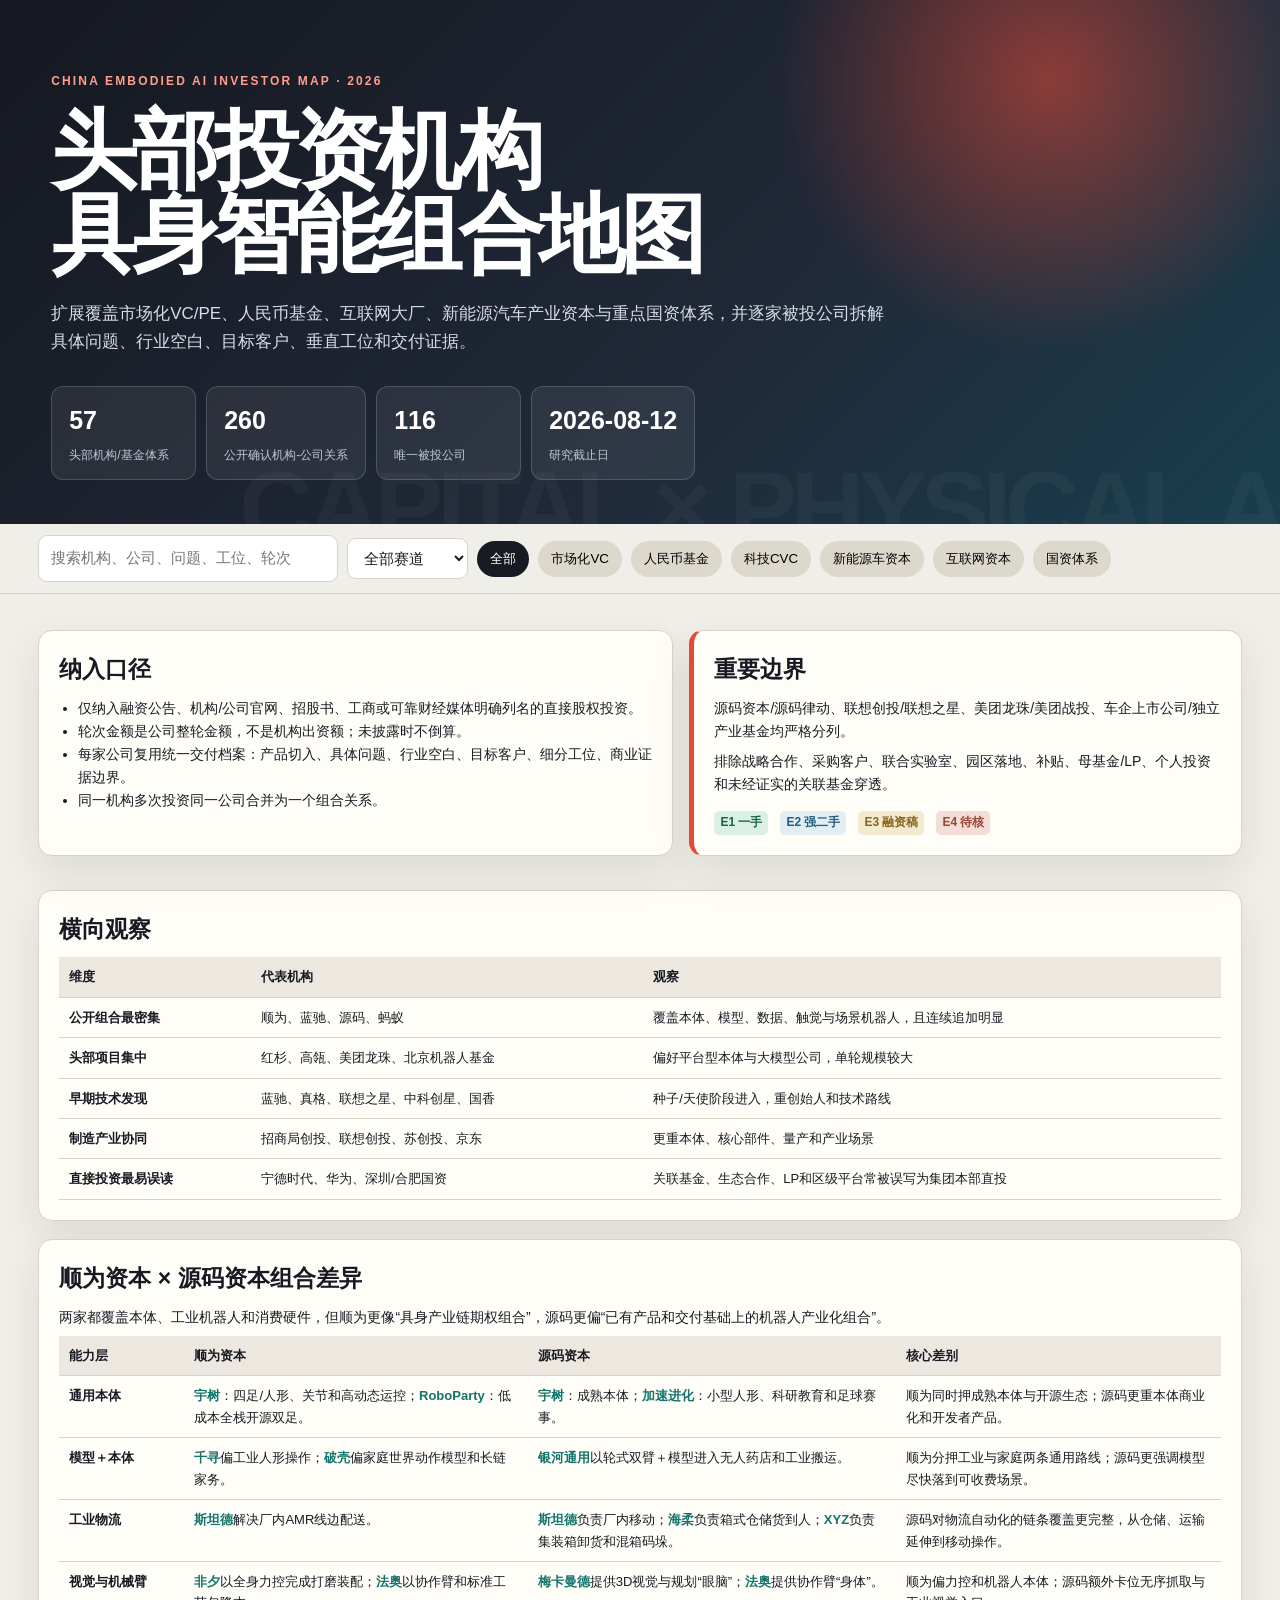
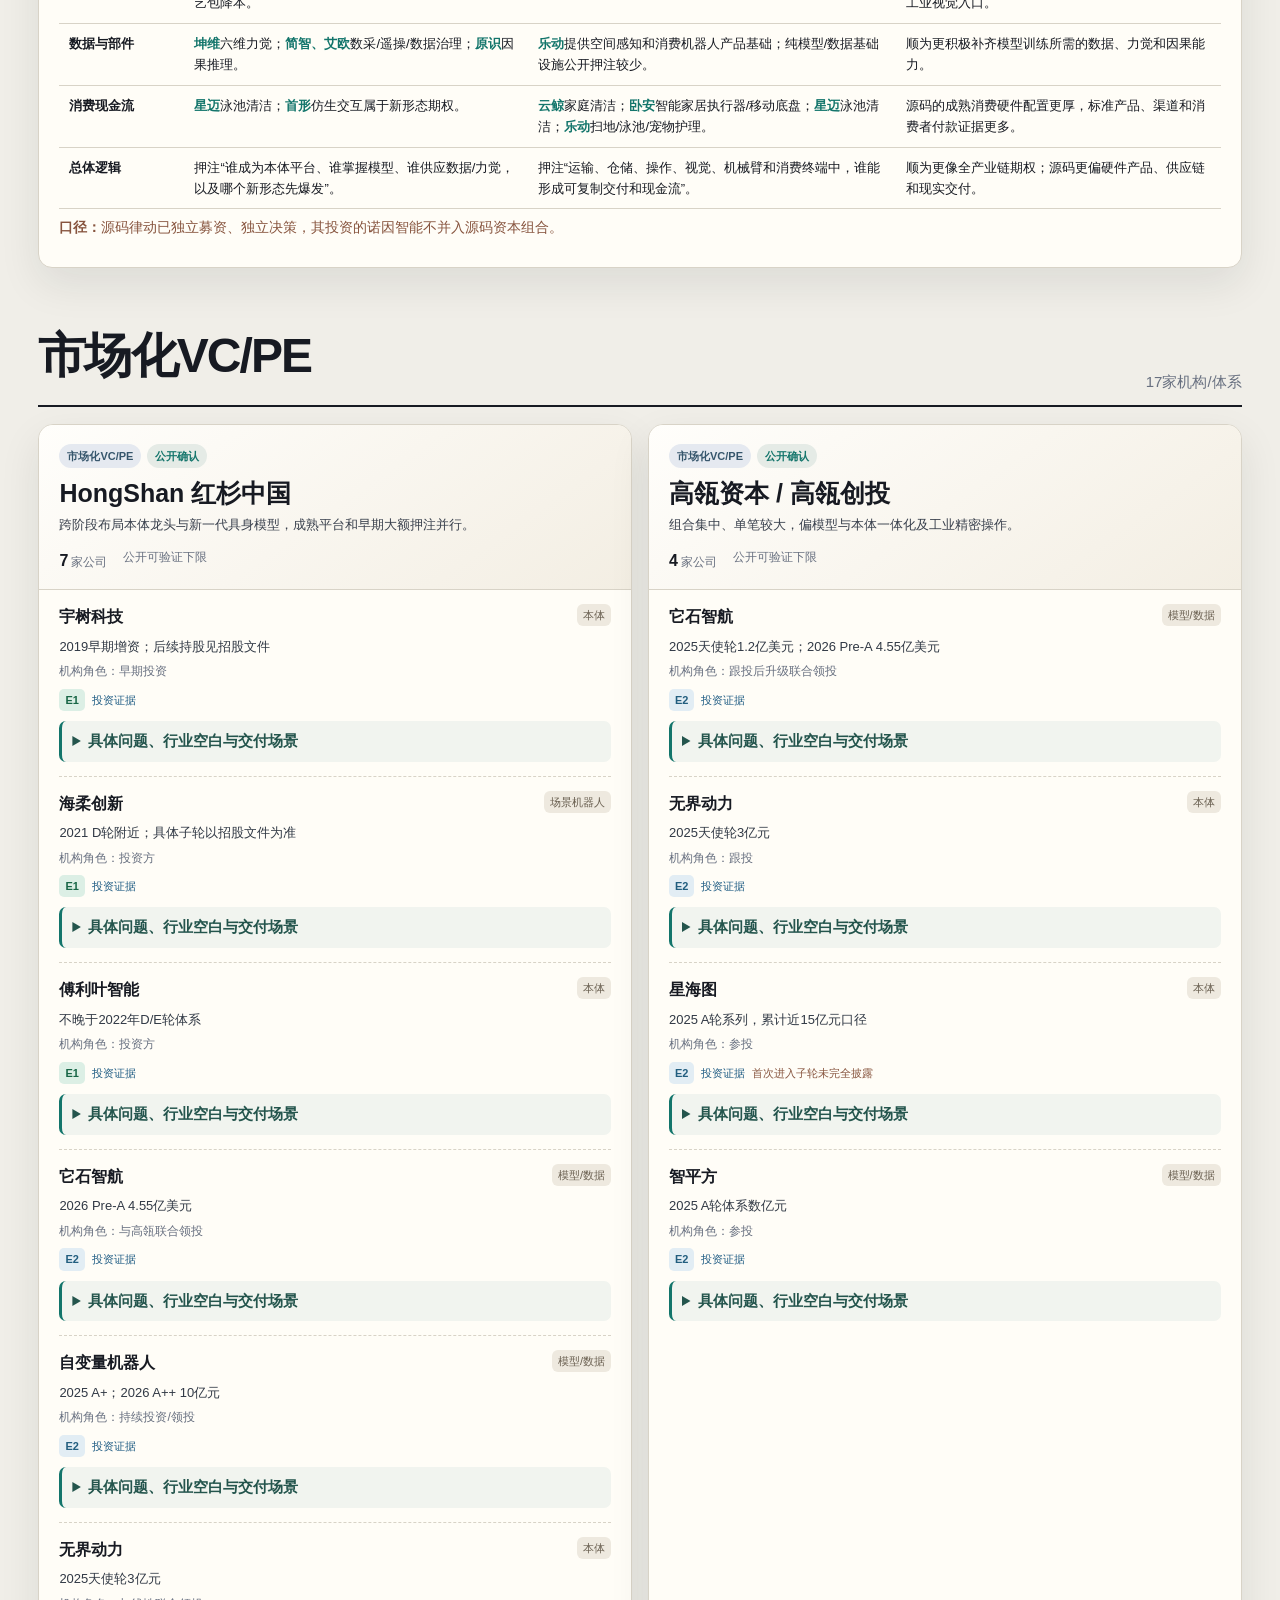
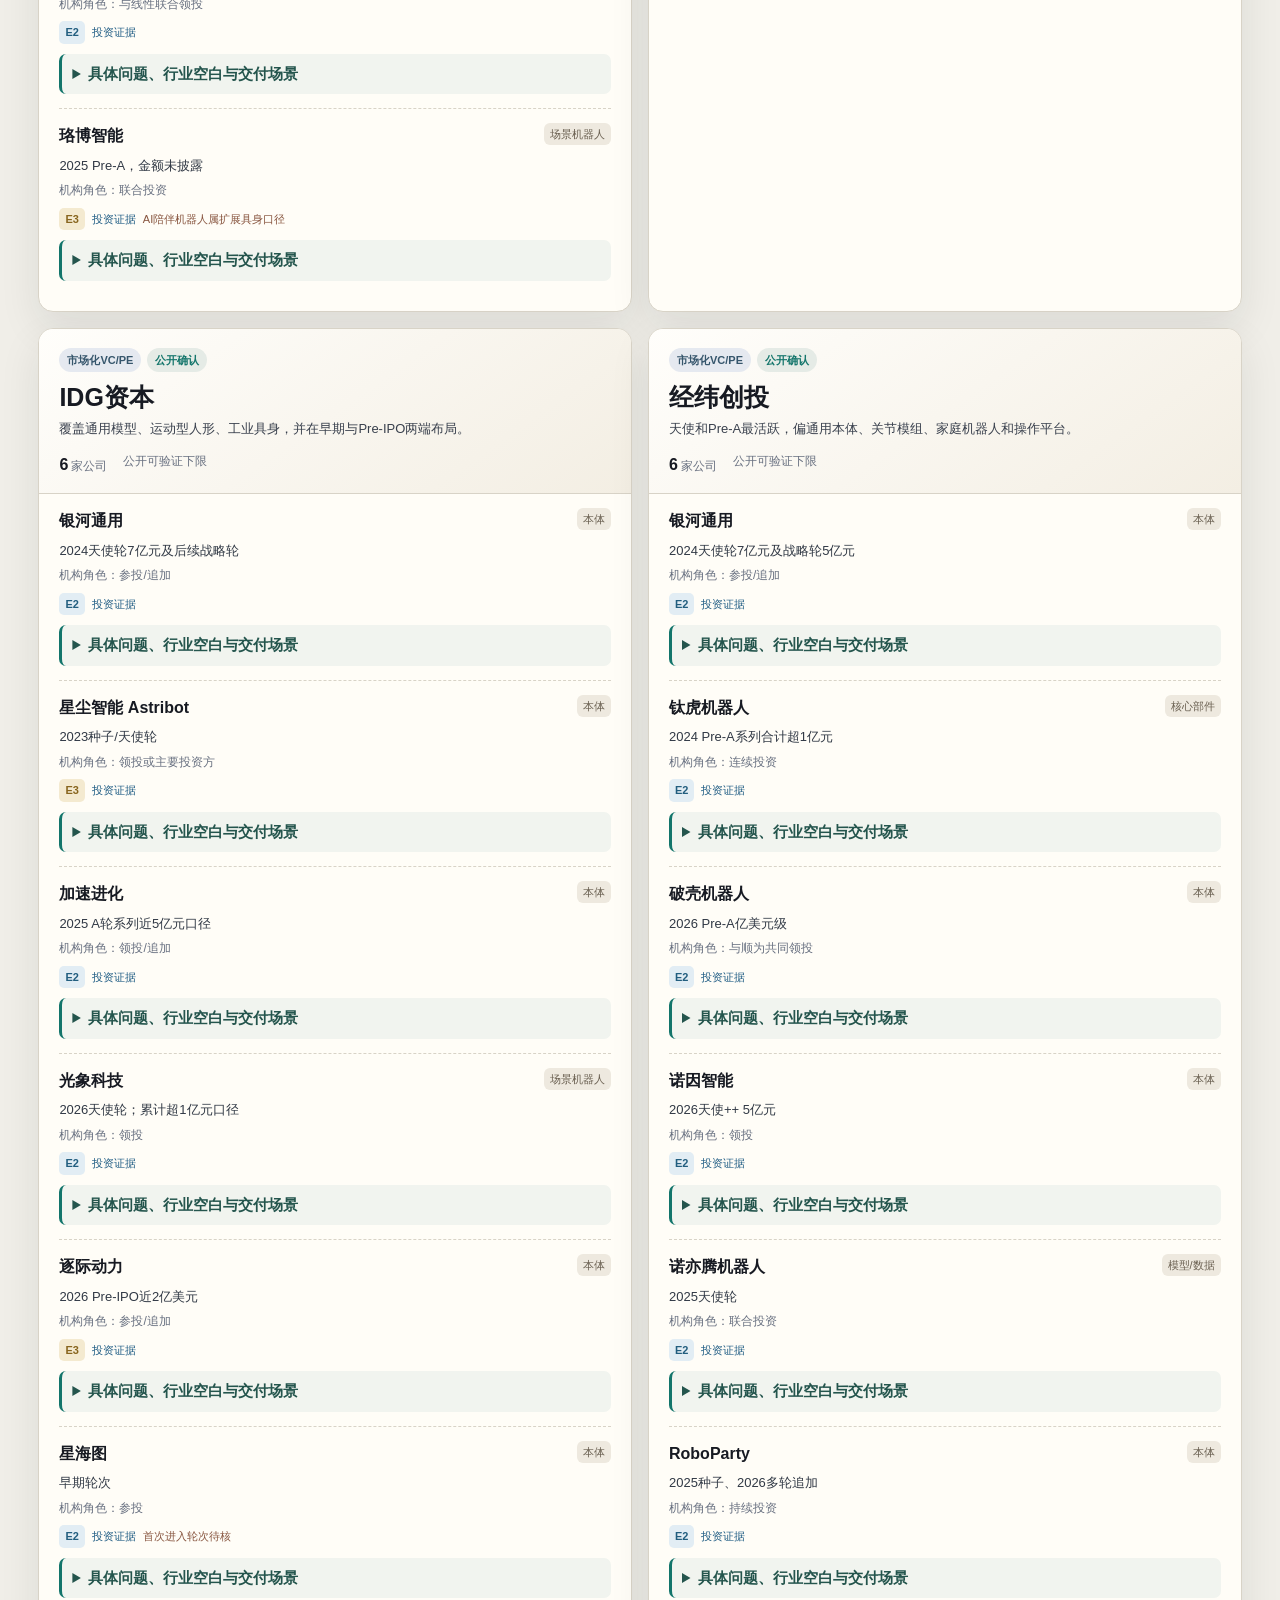
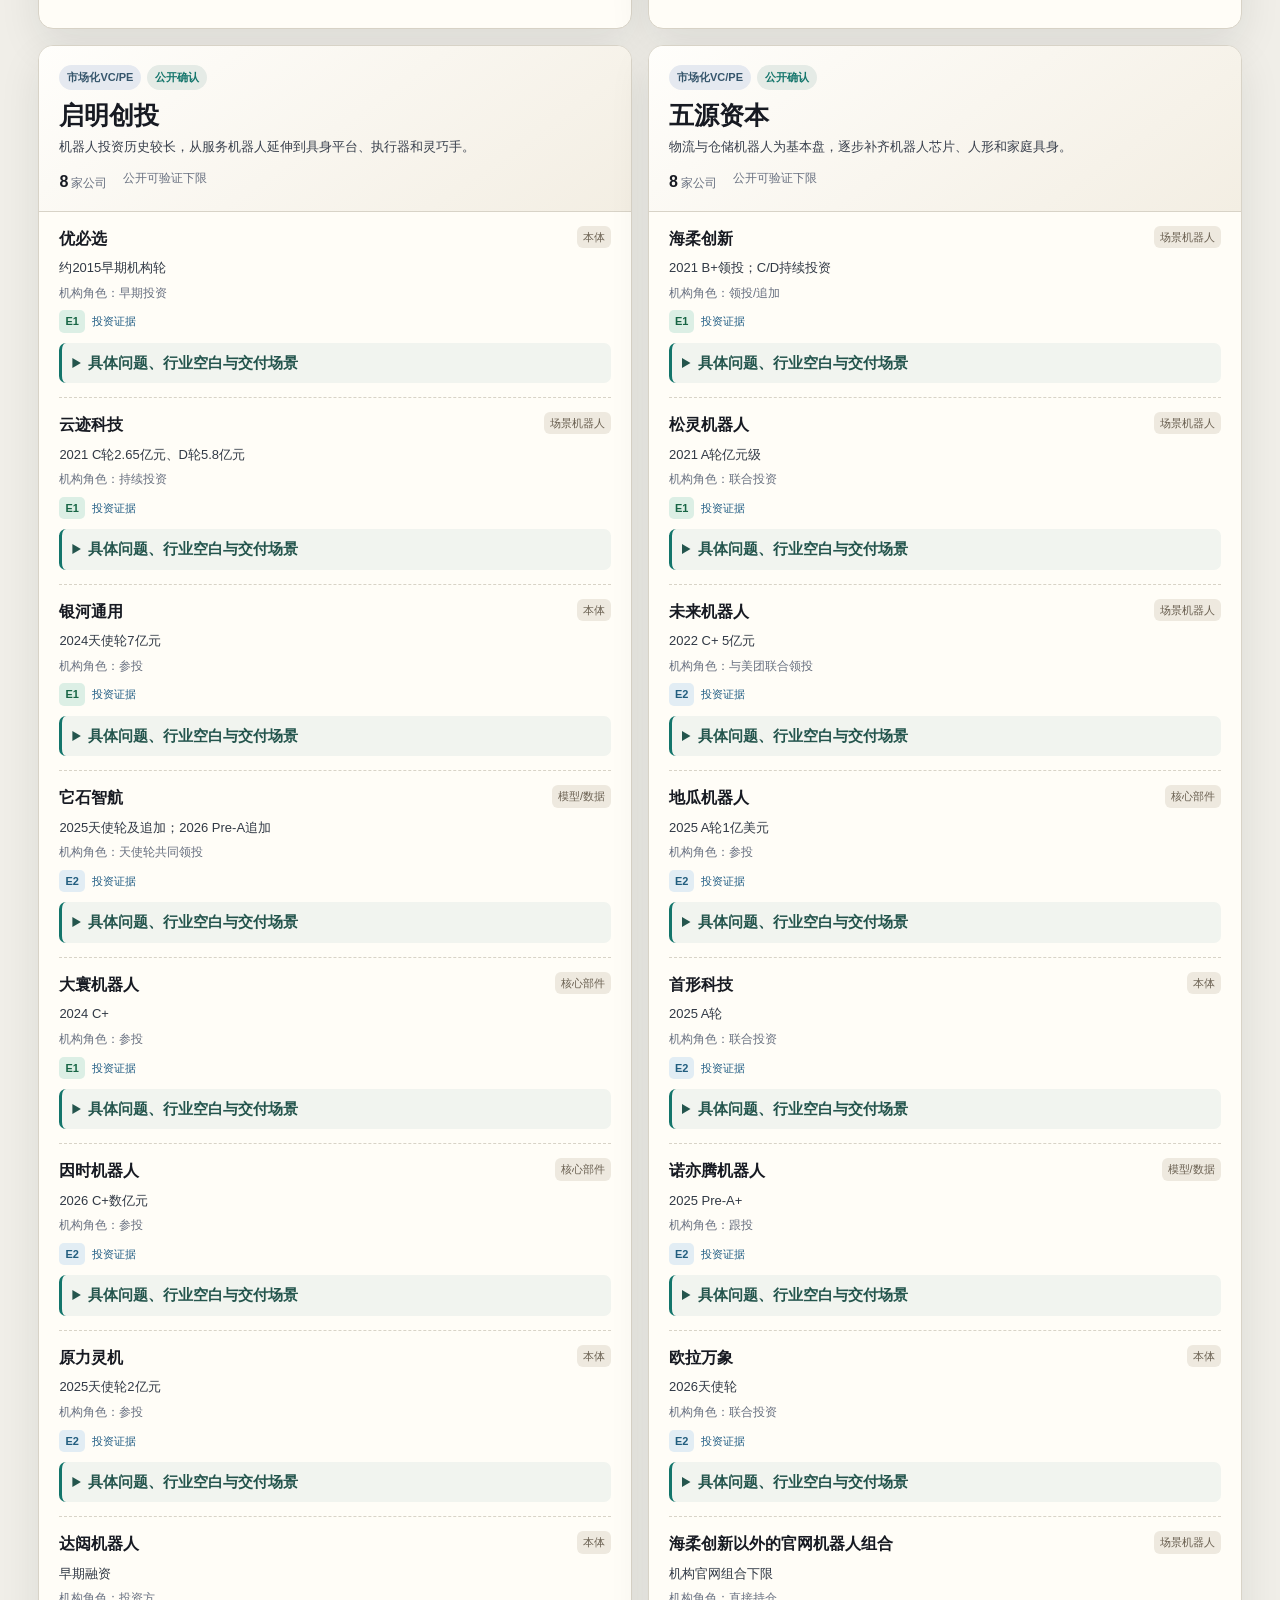
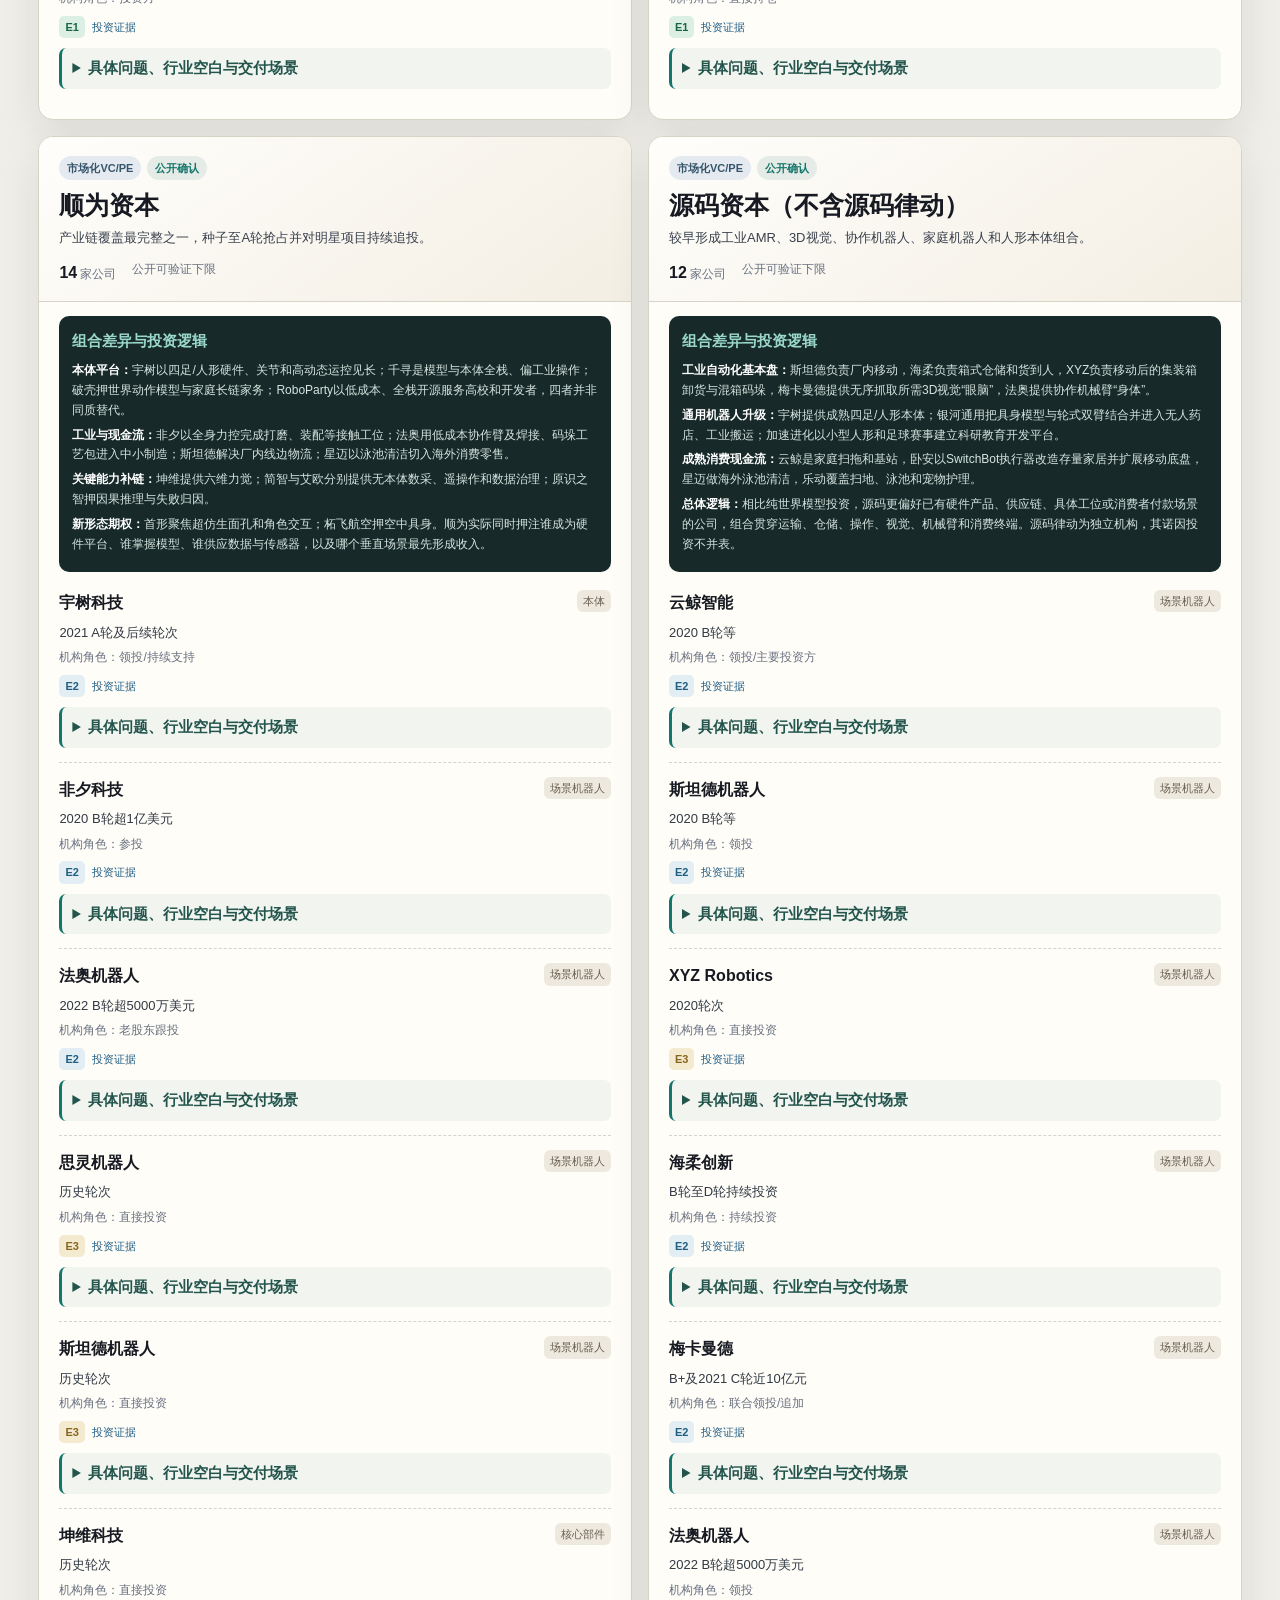
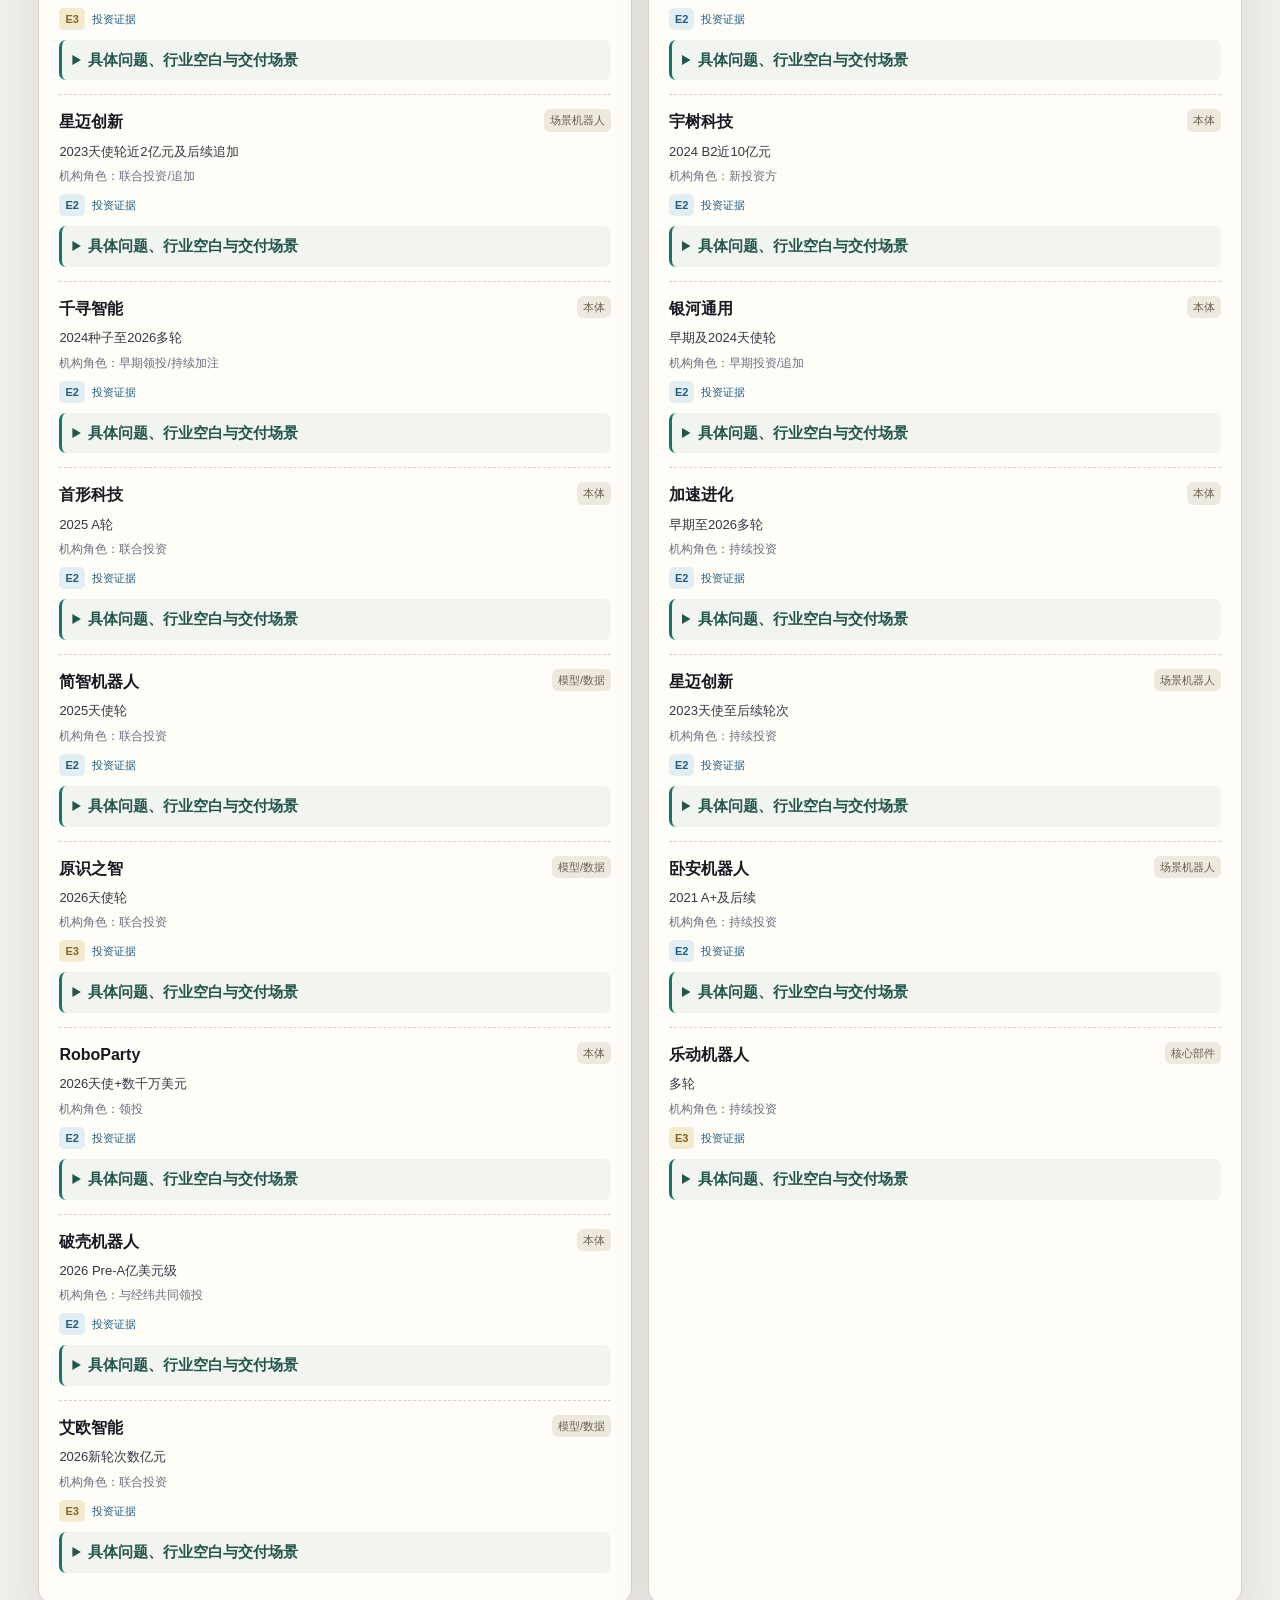
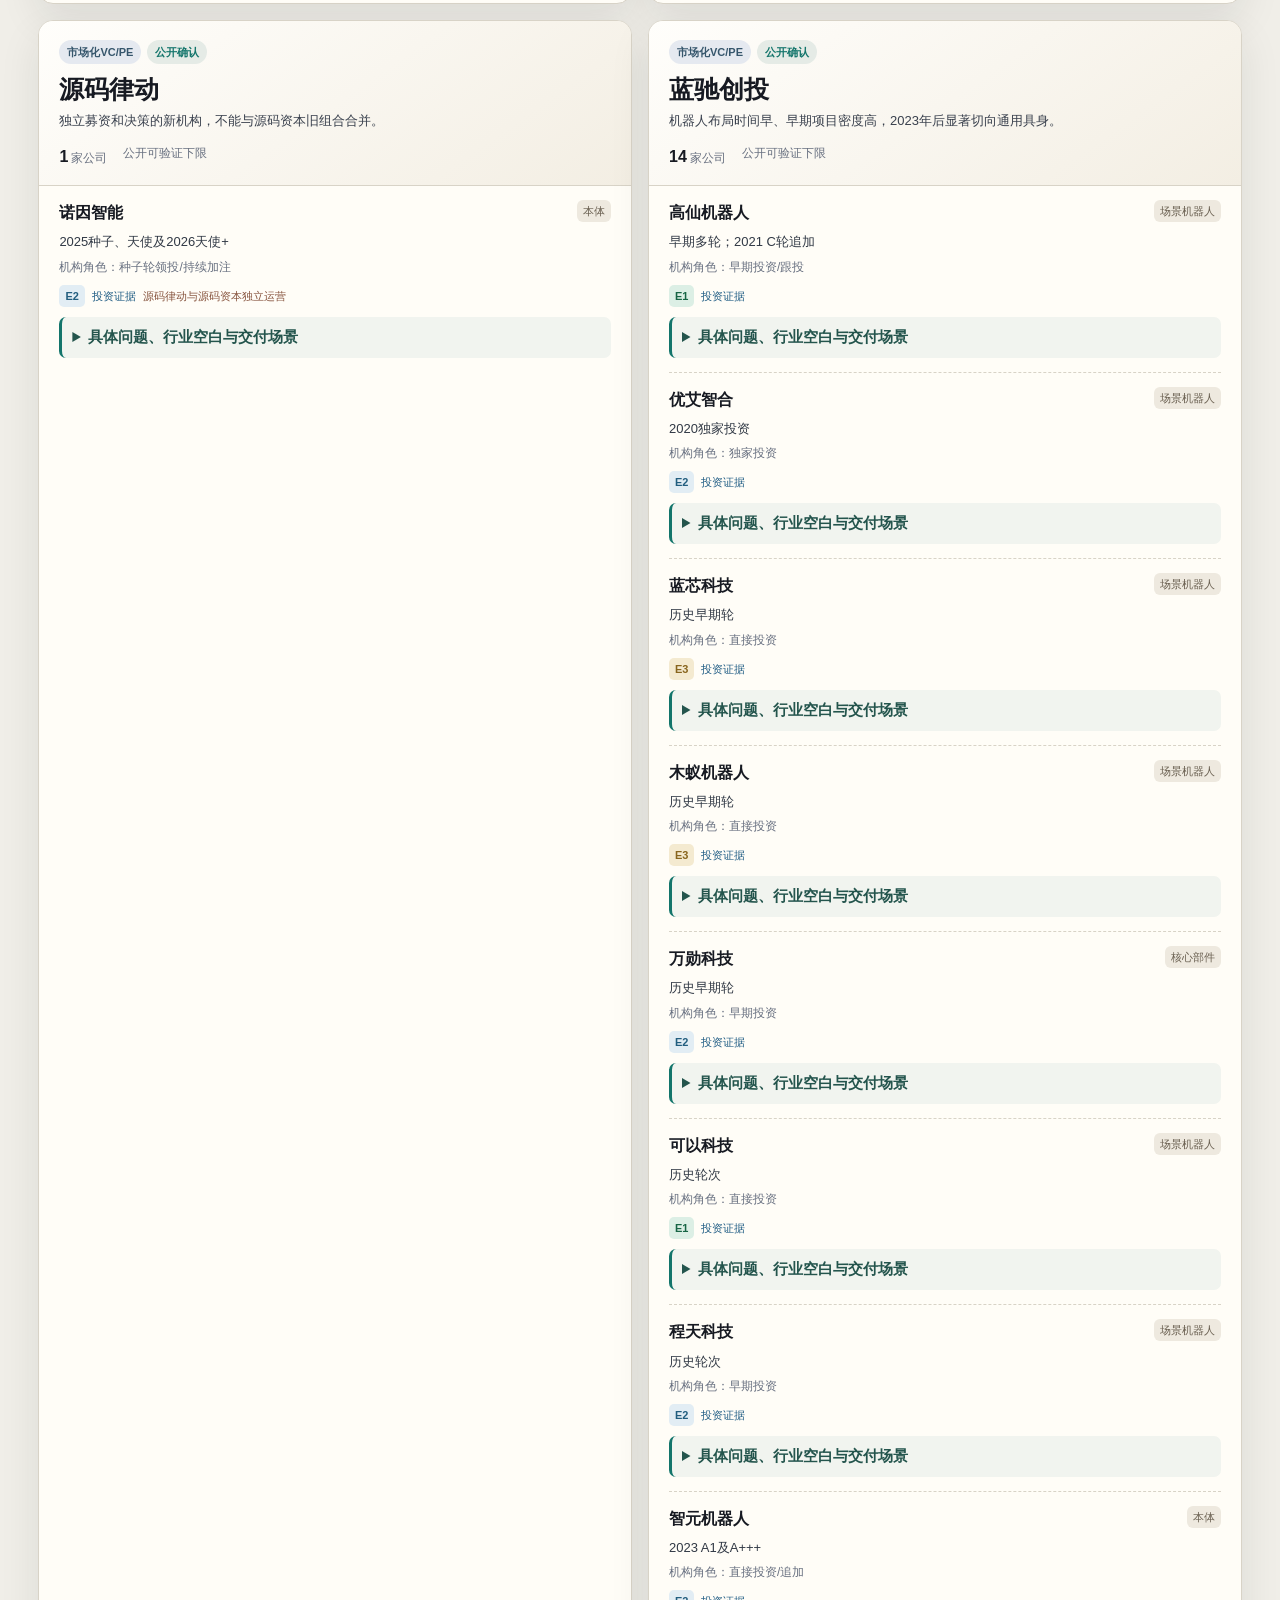
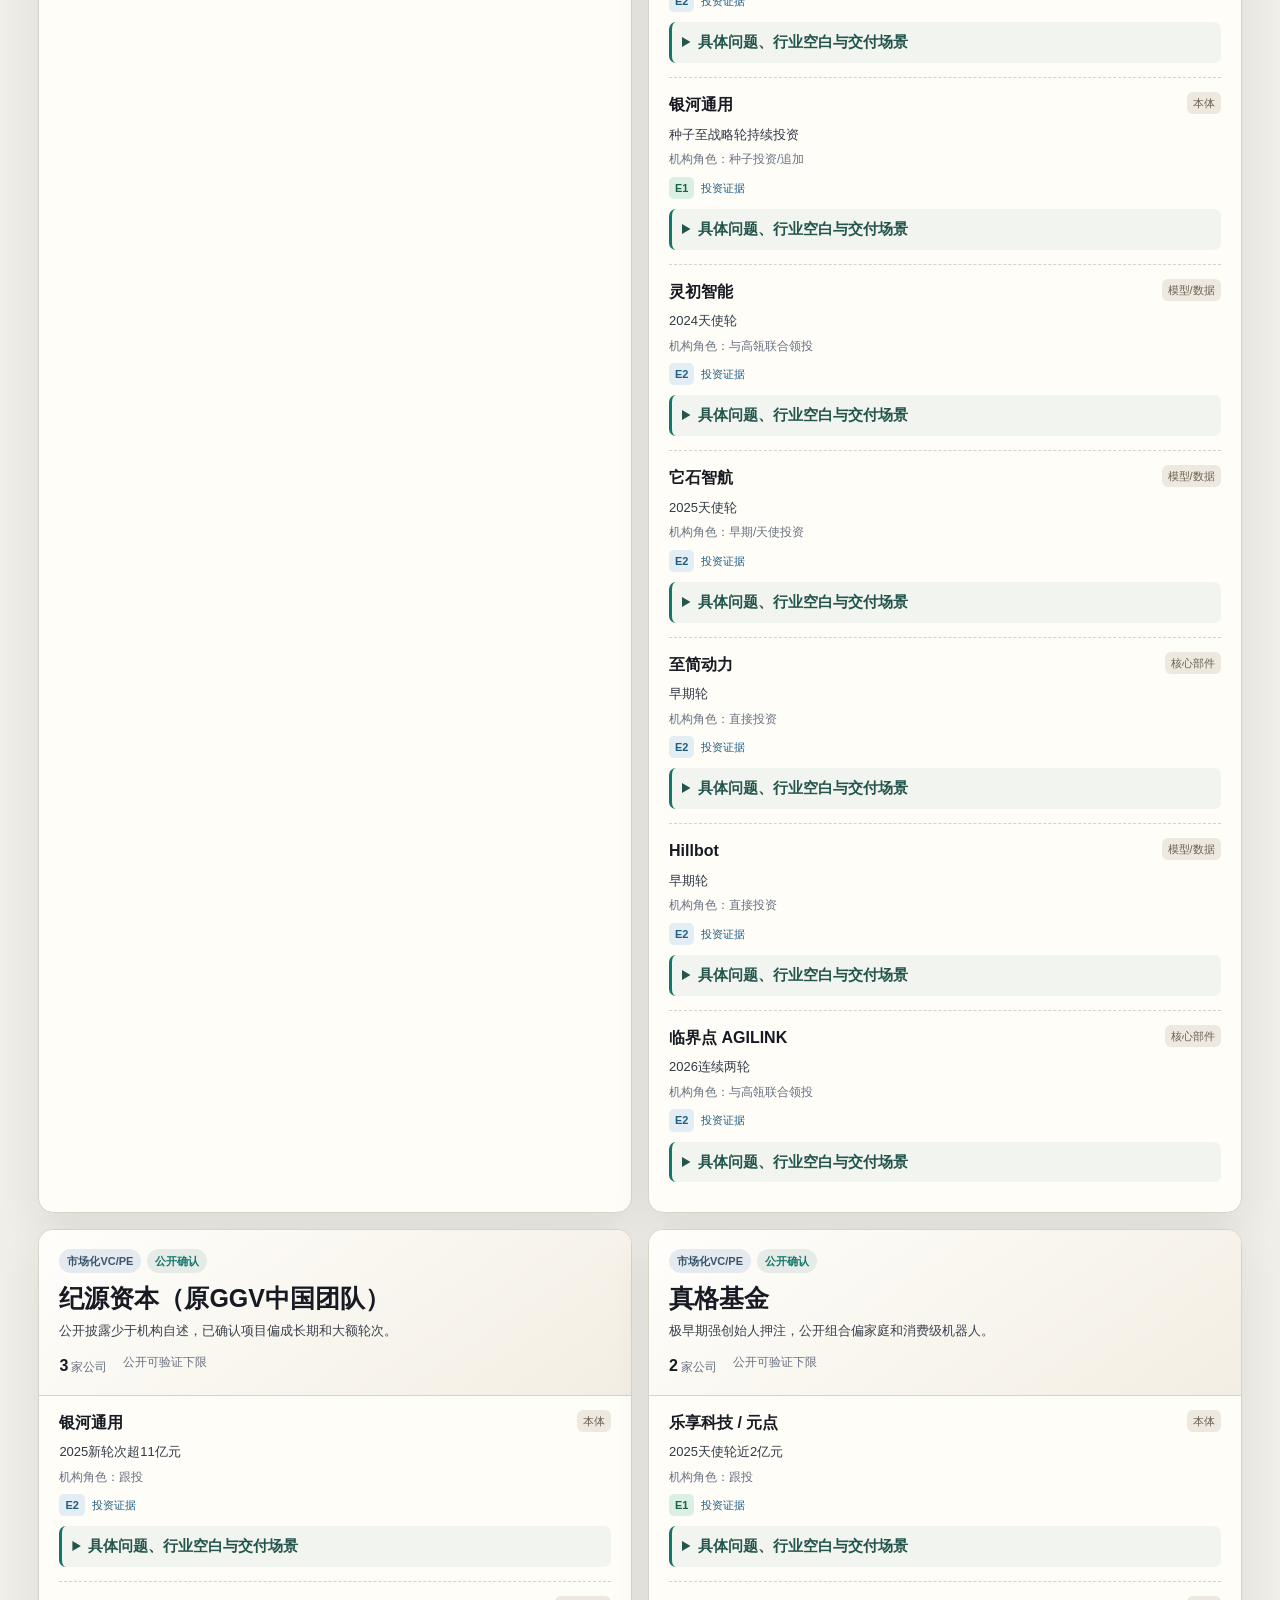
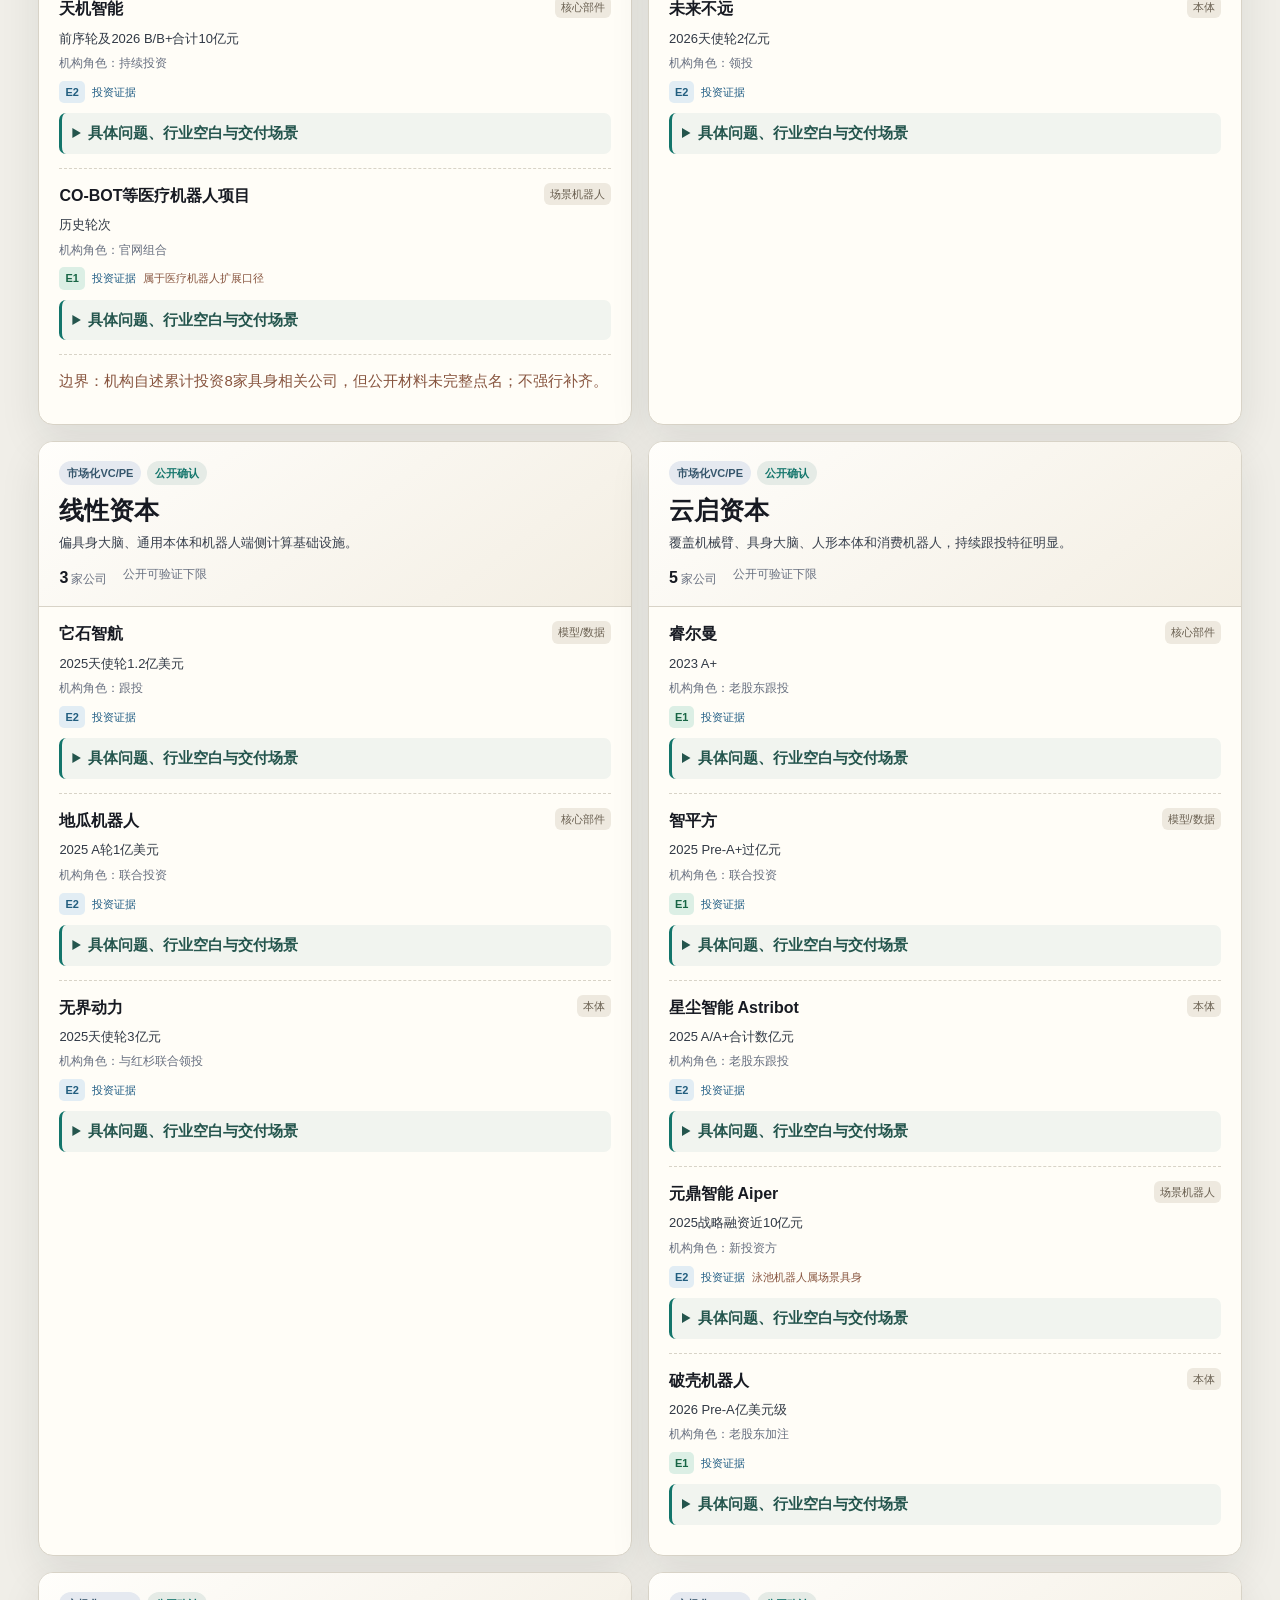
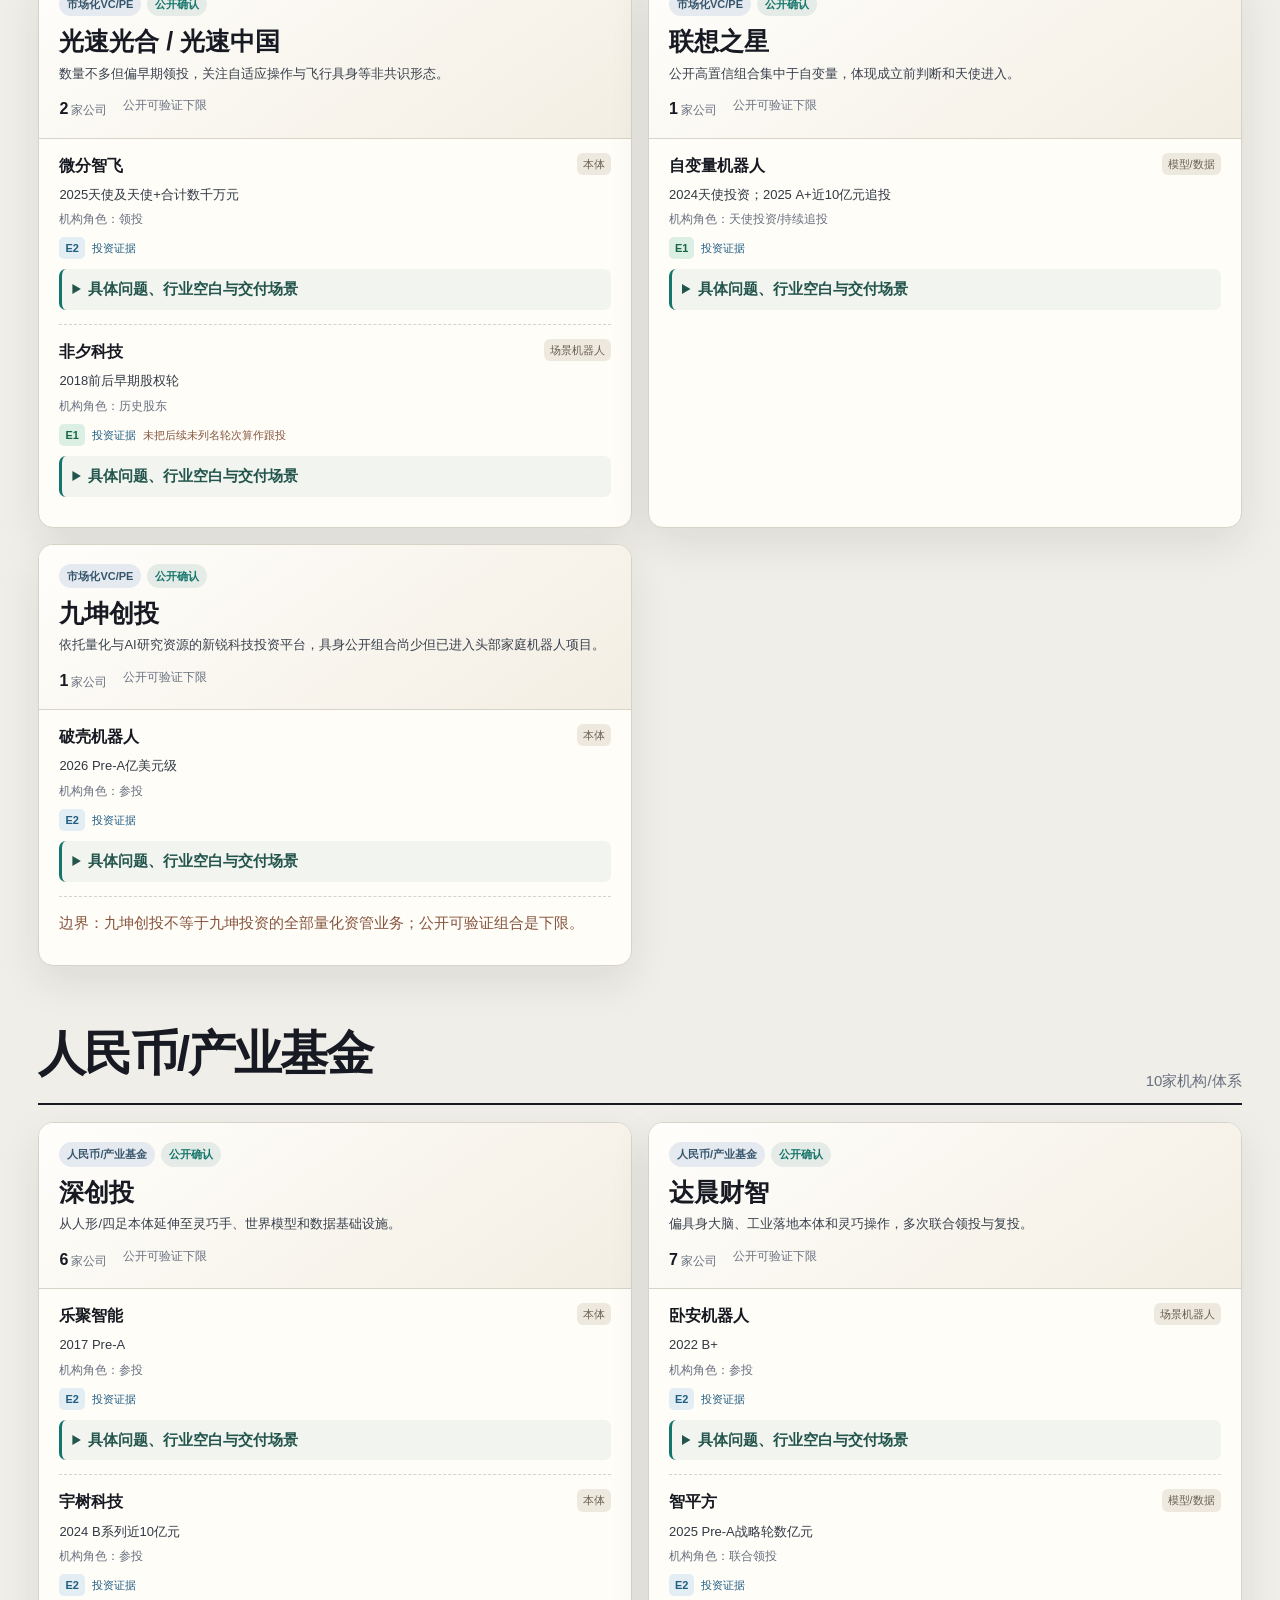
<file: research/embodied-investor-map-2026.html>
<!doctype html>
<html lang="zh-CN">
<head>
  <meta charset="utf-8">
  <meta name="viewport" content="width=device-width,initial-scale=1">
  <title>中国头部投资机构具身智能投资组合地图｜2026-08-12</title>
  <style>
    :root{--ink:#171a22;--muted:#687080;--paper:#f0eee8;--card:#fffdf7;--line:#d8d3c7;--red:#e34b36;--blue:#1e5b83;--teal:#13756b;--gold:#c08a24;--shadow:0 16px 42px rgba(26,29,37,.09)}
    *{box-sizing:border-box}html{scroll-behavior:smooth}body{margin:0;background:var(--paper);color:var(--ink);font:15px/1.65 "PingFang SC","Noto Sans CJK SC","Microsoft YaHei",sans-serif}a{color:var(--blue);text-decoration:none}a:hover{text-decoration:underline}
    header{padding:72px max(4vw,24px) 44px;color:white;background:radial-gradient(circle at 82% 15%,rgba(227,75,54,.55),transparent 24%),linear-gradient(135deg,#151820 0%,#202837 58%,#193e4e 100%);position:relative;overflow:hidden}header:after{content:"CAPITAL × PHYSICAL AI";position:absolute;right:-24px;bottom:-24px;font:900 clamp(42px,8vw,126px)/.8 Arial;color:rgba(255,255,255,.035);letter-spacing:-.06em}.hero{max-width:1220px;position:relative;z-index:1}.kicker{font-size:12px;font-weight:800;letter-spacing:.18em;color:#ff9e8e}.hero h1{font-size:clamp(42px,7vw,86px);line-height:.98;letter-spacing:-.055em;margin:16px 0 24px;max-width:1050px}.hero p{max-width:850px;color:#d7dce6;font-size:17px}.stats{display:flex;gap:10px;flex-wrap:wrap;margin-top:30px}.stat{border:1px solid rgba(255,255,255,.16);background:rgba(255,255,255,.07);border-radius:12px;padding:13px 17px;min-width:145px}.stat b{display:block;font-size:25px}.stat span{font-size:12px;color:#bfc8d6}
    .bar{position:sticky;top:0;z-index:20;display:flex;gap:9px;align-items:center;padding:11px max(3vw,18px);background:rgba(240,238,232,.94);backdrop-filter:blur(14px);border-bottom:1px solid var(--line);overflow:auto}.bar input,.bar select{border:1px solid var(--line);background:#fff;border-radius:9px;padding:10px 12px;font:inherit;color:var(--ink)}.bar input{min-width:300px}.bar button{white-space:nowrap;border:0;border-radius:999px;padding:9px 13px;background:#ddd8cc;cursor:pointer}.bar button.active{background:var(--ink);color:#fff}
    main{max-width:1500px;margin:auto;padding:36px max(3vw,18px) 90px}.scope{display:grid;grid-template-columns:1.15fr 1fr;gap:16px;margin-bottom:34px}.panel{background:var(--card);border:1px solid var(--line);border-radius:14px;padding:20px;box-shadow:var(--shadow)}.panel h2{margin:0 0 8px;font-size:23px}.panel p,.panel ul{margin:7px 0;font-size:14px}.panel ul{padding-left:19px}.warning{border-left:5px solid var(--red)}
    .section{margin:48px 0}.section-head{display:flex;justify-content:space-between;align-items:end;border-bottom:2px solid var(--ink);padding-bottom:10px;margin-bottom:17px}.section-head h2{margin:0;font-size:clamp(28px,4vw,48px);letter-spacing:-.04em}.section-head span{color:var(--muted)}.grid{display:grid;grid-template-columns:repeat(auto-fill,minmax(min(100%,455px),1fr));gap:16px}
    article{background:var(--card);border:1px solid var(--line);border-radius:15px;overflow:hidden;box-shadow:var(--shadow)}.top{padding:19px 20px 15px;background:linear-gradient(145deg,#fffefb,#f3eee3);border-bottom:1px solid var(--line)}.tags{display:flex;gap:6px;flex-wrap:wrap}.tag{font-size:11px;font-weight:800;border-radius:999px;padding:3px 8px;background:#e5ebe6;color:var(--teal)}.tag.type{background:#e5e9f0;color:#36566c}.tag.none{background:#f5ded8;color:#923d2f}.top h3{font-size:25px;line-height:1.1;margin:12px 0 7px}.thesis{margin:0;color:#39404d;font-size:13px}.metrics{display:flex;gap:16px;margin-top:12px;color:var(--muted);font-size:12px}.metrics b{color:var(--ink);font-size:16px;margin-right:3px}.holdings{padding:0 20px 16px}.holding{padding:14px 0;border-bottom:1px dashed var(--line)}.holding:last-child{border:0}.holding-head{display:flex;align-items:start;justify-content:space-between;gap:10px}.company{font-weight:850;font-size:16px}.sector{font-size:11px;border-radius:6px;padding:2px 6px;background:#eee9df;color:#695f50;white-space:nowrap}.event{font-size:13px;margin:5px 0;color:#313945}.role{font-size:12px;color:var(--muted)}.evidence{display:flex;align-items:center;gap:7px;margin-top:7px;font-size:11px}.grade{font-weight:900;border-radius:5px;padding:2px 6px}.e1{background:#dcefe5;color:#176545}.e2{background:#e2edf4;color:#225e7f}.e3{background:#f4ead0;color:#88651e}.e4{background:#f4ddd7;color:#994638}.note{color:#87543e}.profile{margin-top:10px;border-left:3px solid var(--teal);padding:8px 10px;background:#f1f4ef;border-radius:7px}.profile summary{font-weight:800;cursor:pointer;color:#24554d}.profile p{font-size:12px;margin:6px 0}.profile b{color:#28433e}.empty{padding:18px 0;color:#8f483b}.hide{display:none!important}
    .matrix{overflow:auto}.matrix table{width:100%;border-collapse:collapse;font-size:13px}.matrix th,.matrix td{padding:9px 10px;border-bottom:1px solid var(--line);text-align:left;white-space:nowrap}.matrix th{background:#ece8df}.matrix td:first-child{font-weight:800}.compare-table td{white-space:normal!important;vertical-align:top;min-width:210px}.compare-table td:first-child{min-width:125px}.compare-table b{color:var(--teal)}.legend{display:flex;gap:12px;flex-wrap:wrap;font-size:12px;color:var(--muted);margin:15px 0 0}footer{text-align:center;padding:28px;color:var(--muted);border-top:1px solid var(--line)}
    .strategy{margin:14px 20px 4px;padding:13px;background:#172a29;color:#edf5f2;border-radius:10px}.strategy h4{margin:0 0 7px;color:#9ad8ca}.strategy p{font-size:12px;margin:5px 0;color:#d7e4e0}.strategy b{color:#fff}
    @media(max-width:760px){header{padding-top:52px}.scope{grid-template-columns:1fr}.bar input{min-width:210px}.section-head{align-items:start;flex-direction:column;gap:5px}.holding-head{flex-direction:column;gap:4px}}
    @media print{.bar{display:none}body{background:#fff}header{padding:35px}.grid{display:block}article{break-inside:avoid;margin-bottom:13px;box-shadow:none}}
  </style>
</head>
<body>
<header><div class="hero"><div class="kicker">CHINA EMBODIED AI INVESTOR MAP · 2026</div><h1>头部投资机构<br>具身智能组合地图</h1><p>扩展覆盖市场化VC/PE、人民币基金、互联网大厂、新能源汽车产业资本与重点国资体系，并逐家被投公司拆解具体问题、行业空白、目标客户、垂直工位和交付证据。</p><div class="stats"><div class="stat"><b id="instCount">—</b><span>头部机构/基金体系</span></div><div class="stat"><b id="relCount">—</b><span>公开确认机构-公司关系</span></div><div class="stat"><b id="companyCount">—</b><span>唯一被投公司</span></div><div class="stat"><b>2026-08-12</b><span>研究截止日</span></div></div></header>
<nav class="bar"><input id="search" placeholder="搜索机构、公司、问题、工位、轮次"><select id="sector"><option value="all">全部赛道</option><option>本体</option><option>模型/数据</option><option>核心部件</option><option>场景机器人</option></select><button class="active" data-type="all">全部</button><button data-type="市场化VC/PE">市场化VC</button><button data-type="人民币/产业基金">人民币基金</button><button data-type="科技产业资本">科技CVC</button><button data-type="新能源汽车产业资本">新能源车资本</button><button data-type="互联网大厂资本">互联网资本</button><button data-type="重点国资体系">国资体系</button></nav>
<main>
  <section class="scope"><div class="panel"><h2>纳入口径</h2><ul><li>仅纳入融资公告、机构/公司官网、招股书、工商或可靠财经媒体明确列名的直接股权投资。</li><li>轮次金额是公司整轮金额，不是机构出资额；未披露时不倒算。</li><li>每家公司复用统一交付档案：产品切入、具体问题、行业空白、目标客户、细分工位、商业证据边界。</li><li>同一机构多次投资同一公司合并为一个组合关系。</li></ul></div><div class="panel warning"><h2>重要边界</h2><p>源码资本/源码律动、联想创投/联想之星、美团龙珠/美团战投、车企上市公司/独立产业基金均严格分列。</p><p>排除战略合作、采购客户、联合实验室、园区落地、补贴、母基金/LP、个人投资和未经证实的关联基金穿透。</p><div class="legend"><span class="grade e1">E1 一手</span><span class="grade e2">E2 强二手</span><span class="grade e3">E3 融资稿</span><span class="grade e4">E4 待核</span></div></div></section>
  <section class="panel matrix"><h2>横向观察</h2><table><thead><tr><th>维度</th><th>代表机构</th><th>观察</th></tr></thead><tbody><tr><td>公开组合最密集</td><td>顺为、蓝驰、源码、蚂蚁</td><td>覆盖本体、模型、数据、触觉与场景机器人，且连续追加明显</td></tr><tr><td>头部项目集中</td><td>红杉、高瓴、美团龙珠、北京机器人基金</td><td>偏好平台型本体与大模型公司，单轮规模较大</td></tr><tr><td>早期技术发现</td><td>蓝驰、真格、联想之星、中科创星、国香</td><td>种子/天使阶段进入，重创始人和技术路线</td></tr><tr><td>制造产业协同</td><td>招商局创投、联想创投、苏创投、京东</td><td>更重本体、核心部件、量产和产业场景</td></tr><tr><td>直接投资最易误读</td><td>宁德时代、华为、深圳/合肥国资</td><td>关联基金、生态合作、LP和区级平台常被误写为集团本部直投</td></tr></tbody></table></section>
  <section class="panel matrix" style="margin-top:18px"><h2>顺为资本 × 源码资本组合差异</h2><p>两家都覆盖本体、工业机器人和消费硬件，但顺为更像“具身产业链期权组合”，源码更偏“已有产品和交付基础上的机器人产业化组合”。</p><table class="compare-table"><thead><tr><th>能力层</th><th>顺为资本</th><th>源码资本</th><th>核心差别</th></tr></thead><tbody>
  <tr><td>通用本体</td><td><b>宇树</b>：四足/人形、关节和高动态运控；<b>RoboParty</b>：低成本全栈开源双足。</td><td><b>宇树</b>：成熟本体；<b>加速进化</b>：小型人形、科研教育和足球赛事。</td><td>顺为同时押成熟本体与开源生态；源码更重本体商业化和开发者产品。</td></tr>
  <tr><td>模型＋本体</td><td><b>千寻</b>偏工业人形操作；<b>破壳</b>偏家庭世界动作模型和长链家务。</td><td><b>银河通用</b>以轮式双臂＋模型进入无人药店和工业搬运。</td><td>顺为分押工业与家庭两条通用路线；源码更强调模型尽快落到可收费场景。</td></tr>
  <tr><td>工业物流</td><td><b>斯坦德</b>解决厂内AMR线边配送。</td><td><b>斯坦德</b>负责厂内移动；<b>海柔</b>负责箱式仓储货到人；<b>XYZ</b>负责集装箱卸货和混箱码垛。</td><td>源码对物流自动化的链条覆盖更完整，从仓储、运输延伸到移动操作。</td></tr>
  <tr><td>视觉与机械臂</td><td><b>非夕</b>以全身力控完成打磨装配；<b>法奥</b>以协作臂和标准工艺包降本。</td><td><b>梅卡曼德</b>提供3D视觉与规划“眼脑”；<b>法奥</b>提供协作臂“身体”。</td><td>顺为偏力控和机器人本体；源码额外卡位无序抓取与工业视觉入口。</td></tr>
  <tr><td>数据与部件</td><td><b>坤维</b>六维力觉；<b>简智、艾欧</b>数采/遥操/数据治理；<b>原识</b>因果推理。</td><td><b>乐动</b>提供空间感知和消费机器人产品基础；纯模型/数据基础设施公开押注较少。</td><td>顺为更积极补齐模型训练所需的数据、力觉和因果能力。</td></tr>
  <tr><td>消费现金流</td><td><b>星迈</b>泳池清洁；<b>首形</b>仿生交互属于新形态期权。</td><td><b>云鲸</b>家庭清洁；<b>卧安</b>智能家居执行器/移动底盘；<b>星迈</b>泳池清洁；<b>乐动</b>扫地/泳池/宠物护理。</td><td>源码的成熟消费硬件配置更厚，标准产品、渠道和消费者付款证据更多。</td></tr>
  <tr><td>总体逻辑</td><td>押注“谁成为本体平台、谁掌握模型、谁供应数据/力觉，以及哪个新形态先爆发”。</td><td>押注“运输、仓储、操作、视觉、机械臂和消费终端中，谁能形成可复制交付和现金流”。</td><td>顺为更像全产业链期权；源码更偏硬件产品、供应链和现实交付。</td></tr>
  </tbody></table><p class="note"><b>口径：</b>源码律动已独立募资、独立决策，其投资的诺因智能不并入源码资本组合。</p></section>
  <div id="report"></div>
</main>
<footer>研究截止：2026-08-12 · 仅供一级市场研究，不构成投资建议</footer>
<script>
const S={
  hongshan:'https://www.hongshan.com/companies/', hillhouse:'https://www.baidu.com/s?wd=%E9%AB%98%E7%93%B4%E5%88%9B%E6%8A%95+%E5%85%B7%E8%BA%AB%E6%99%BA%E8%83%BD+%E8%9E%8D%E8%B5%84', idg:'https://www.baidu.com/s?wd=IDG%E8%B5%84%E6%9C%AC+%E5%85%B7%E8%BA%AB%E6%99%BA%E8%83%BD+%E6%8A%95%E8%B5%84', matrix:'https://www.baidu.com/s?wd=%E7%BB%8F%E7%BA%AC%E5%88%9B%E6%8A%95+%E5%85%B7%E8%BA%AB%E6%99%BA%E8%83%BD', qiming:'https://www.qimingvc.com/cn/portfolio', fivey:'https://www.5ycap.com/portfolio/', shunwei:'https://www.baidu.com/s?wd=%E9%A1%BA%E4%B8%BA%E8%B5%84%E6%9C%AC+%E5%85%B7%E8%BA%AB%E6%99%BA%E8%83%BD', source:'https://www.baidu.com/s?wd=%E6%BA%90%E7%A0%81%E8%B5%84%E6%9C%AC+%E6%9C%BA%E5%99%A8%E4%BA%BA+%E6%8A%95%E8%B5%84', lanchi:'https://lanchiventures.com/portfolio/', jiyuan:'https://www.jiyuancap.com/family/', zhen:'https://www.zhenfund.com/portfolio', linear:'https://www.baidu.com/s?wd=%E7%BA%BF%E6%80%A7%E8%B5%84%E6%9C%AC+%E5%85%B7%E8%BA%AB%E6%99%BA%E8%83%BD', yunqi:'https://www.yunqi.vc/', lightspeed:'https://www.baidu.com/s?wd=%E5%85%89%E9%80%9F%E5%85%89%E5%90%88+%E6%9C%BA%E5%99%A8%E4%BA%BA+%E8%9E%8D%E8%B5%84', legendstar:'https://www.legendstar.com.cn/', szvc:'https://www.szvc.com.cn/', fortune:'https://www.baidu.com/s?wd=%E8%BE%BE%E6%99%A8%E8%B4%A2%E6%99%BA+%E5%85%B7%E8%BA%AB%E6%99%BA%E8%83%BD', ofc:'https://www.baidu.com/s?wd=%E4%B8%9C%E6%96%B9%E5%AF%8C%E6%B5%B7+%E5%85%B7%E8%BA%AB%E6%99%BA%E8%83%BD', cowin:'https://www.baidu.com/s?wd=%E5%90%8C%E5%88%9B%E4%BC%9F%E4%B8%9A+%E6%9C%BA%E5%99%A8%E4%BA%BA+%E8%9E%8D%E8%B5%84', casstar:'https://www.baidu.com/s?wd=%E4%B8%AD%E7%A7%91%E5%88%9B%E6%98%9F+%E5%85%B7%E8%BA%AB%E6%99%BA%E8%83%BD', oriza:'https://www.baidu.com/s?wd=%E5%85%83%E7%A6%BE%E5%8E%9F%E7%82%B9+%E5%85%B7%E8%BA%AB%E6%99%BA%E8%83%BD', songhe:'https://www.baidu.com/s?wd=%E6%9D%BE%E7%A6%BE%E8%B5%84%E6%9C%AC+%E5%85%B7%E8%BA%AB%E6%99%BA%E8%83%BD', cmg:'https://www.baidu.com/s?wd=%E6%8B%9B%E5%95%86%E5%B1%80%E5%88%9B%E6%8A%95+%E6%9C%BA%E5%99%A8%E4%BA%BA', lenovo:'https://www.baidu.com/s?wd=%E8%81%94%E6%83%B3%E5%88%9B%E6%8A%95+%E5%85%B7%E8%BA%AB%E6%99%BA%E8%83%BD', summit:'https://www.baidu.com/s?wd=%E6%AD%A6%E5%B2%B3%E5%B3%B0%E7%A7%91%E5%88%9B+%E5%85%B7%E8%BA%AB%E6%99%BA%E8%83%BD', xiaomi:'https://www.baidu.com/s?wd=%E5%B0%8F%E7%B1%B3%E6%88%98%E6%8A%95+%E5%85%B7%E8%BA%AB%E6%99%BA%E8%83%BD', bv:'https://www.baidu.com/s?wd=BV%E7%99%BE%E5%BA%A6%E9%A3%8E%E6%8A%95+%E5%85%B7%E8%BA%AB%E6%99%BA%E8%83%BD', tencent:'https://www.baidu.com/s?wd=%E8%85%BE%E8%AE%AF%E6%8A%95%E8%B5%84+%E5%85%B7%E8%BA%AB%E6%99%BA%E8%83%BD', alibaba:'https://www.baidu.com/s?wd=%E9%98%BF%E9%87%8C%E5%B7%B4%E5%B7%B4%E6%88%98%E6%8A%95+%E5%85%B7%E8%BA%AB%E6%99%BA%E8%83%BD', ant:'https://www.baidu.com/s?wd=%E8%9A%82%E8%9A%81%E9%9B%86%E5%9B%A2+%E5%85%B7%E8%BA%AB%E6%99%BA%E8%83%BD+%E6%8A%95%E8%B5%84', jd:'https://www.baidu.com/s?wd=%E4%BA%AC%E4%B8%9C%E6%88%98%E6%8A%95+%E6%9C%BA%E5%99%A8%E4%BA%BA', huawei:'https://www.baidu.com/s?wd=%E5%8D%8E%E4%B8%BA%E5%93%88%E5%8B%83+%E5%85%B7%E8%BA%AB%E6%99%BA%E8%83%BD', catl:'https://www.baidu.com/s?wd=%E5%AE%81%E5%BE%B7%E6%97%B6%E4%BB%A3+%E9%93%B6%E6%B2%B3%E9%80%9A%E7%94%A8+11%E4%BA%BF%E5%85%83', guoxiang:'https://www.baidu.com/s?wd=%E5%95%86%E6%B1%A4%E5%9B%BD%E9%A6%99%E8%B5%84%E6%9C%AC+%E6%9C%BA%E5%99%A8%E4%BA%BA', meituan:'https://www.baidu.com/s?wd=%E7%BE%8E%E5%9B%A2%E9%BE%99%E7%8F%A0+%E5%85%B7%E8%BA%AB%E6%99%BA%E8%83%BD', bj:'https://www.baidu.com/s?wd=%E5%8C%97%E4%BA%AC%E6%9C%BA%E5%99%A8%E4%BA%BA%E4%BA%A7%E4%B8%9A%E5%9F%BA%E9%87%91+%E6%8A%95%E8%B5%84', sh:'https://www.baidu.com/s?wd=%E4%B8%8A%E6%B5%B7%E5%85%B7%E8%BA%AB%E6%99%BA%E8%83%BD%E5%9F%BA%E9%87%91+%E6%8A%95%E8%B5%84', sz:'https://www.baidu.com/s?wd=%E6%B7%B1%E5%88%9B%E6%8A%95+AI%E5%92%8C%E5%85%B7%E8%BA%AB%E6%9C%BA%E5%99%A8%E4%BA%BA%E5%9F%BA%E9%87%91', suzhou:'https://www.baidu.com/s?wd=%E8%8B%8F%E5%88%9B%E6%8A%95+%E6%9C%BA%E5%99%A8%E4%BA%BA+%E8%9E%8D%E8%B5%84', hefei:'https://www.baidu.com/s?wd=%E5%90%88%E8%82%A5%E4%BA%A7%E6%8A%95+%E5%85%B7%E8%BA%AB%E6%99%BA%E8%83%BD'
};
const H=(company,sector,event,role,src,grade='E2',note='')=>({company,sector,event,role,src,grade,note});
const data=[
{type:'市场化VC/PE',name:'HongShan 红杉中国',thesis:'跨阶段布局本体龙头与新一代具身模型，成熟平台和早期大额押注并行。',h:[H('宇树科技','本体','2019早期增资；后续持股见招股文件','早期投资',S.hongshan,'E1'),H('海柔创新','场景机器人','2021 D轮附近；具体子轮以招股文件为准','投资方',S.hongshan,'E1'),H('傅利叶智能','本体','不晚于2022年D/E轮体系','投资方',S.hongshan,'E1'),H('它石智航','模型/数据','2026 Pre-A 4.55亿美元','与高瓴联合领投',S.hongshan,'E2'),H('自变量机器人','模型/数据','2025 A+；2026 A++ 10亿元','持续投资/领投',S.hongshan,'E2'),H('无界动力','本体','2025天使轮3亿元','与线性联合领投',S.hongshan,'E2'),H('珞博智能','场景机器人','2025 Pre-A，金额未披露','联合投资',S.hongshan,'E3','AI陪伴机器人属扩展具身口径')]},
{type:'市场化VC/PE',name:'高瓴资本 / 高瓴创投',thesis:'组合集中、单笔较大，偏模型与本体一体化及工业精密操作。',h:[H('它石智航','模型/数据','2025天使轮1.2亿美元；2026 Pre-A 4.55亿美元','跟投后升级联合领投',S.hillhouse),H('无界动力','本体','2025天使轮3亿元','跟投',S.hillhouse),H('星海图','本体','2025 A轮系列，累计近15亿元口径','参投',S.hillhouse,'E2','首次进入子轮未完全披露'),H('智平方','模型/数据','2025 A轮体系数亿元','参投',S.hillhouse)]},
{type:'市场化VC/PE',name:'IDG资本',thesis:'覆盖通用模型、运动型人形、工业具身，并在早期与Pre-IPO两端布局。',h:[H('银河通用','本体','2024天使轮7亿元及后续战略轮','参投/追加',S.idg),H('星尘智能 Astribot','本体','2023种子/天使轮','领投或主要投资方',S.idg,'E3'),H('加速进化','本体','2025 A轮系列近5亿元口径','领投/追加',S.idg),H('光象科技','场景机器人','2026天使轮；累计超1亿元口径','领投',S.idg),H('逐际动力','本体','2026 Pre-IPO近2亿美元','参投/追加',S.idg,'E3'),H('星海图','本体','早期轮次','参投',S.idg,'E2','首次进入轮次待核')]},
{type:'市场化VC/PE',name:'经纬创投',thesis:'天使和Pre-A最活跃，偏通用本体、关节模组、家庭机器人和操作平台。',h:[H('银河通用','本体','2024天使轮7亿元及战略轮5亿元','参投/追加',S.matrix),H('钛虎机器人','核心部件','2024 Pre-A系列合计超1亿元','连续投资',S.matrix),H('破壳机器人','本体','2026 Pre-A亿美元级','与顺为共同领投',S.matrix),H('诺因智能','本体','2026天使++ 5亿元','领投',S.matrix),H('诺亦腾机器人','模型/数据','2025天使轮','联合投资',S.matrix),H('RoboParty','本体','2025种子、2026多轮追加','持续投资',S.matrix,'E2')]},
{type:'市场化VC/PE',name:'启明创投',thesis:'机器人投资历史较长，从服务机器人延伸到具身平台、执行器和灵巧手。',h:[H('优必选','本体','约2015早期机构轮','早期投资',S.qiming,'E1'),H('云迹科技','场景机器人','2021 C轮2.65亿元、D轮5.8亿元','持续投资',S.qiming,'E1'),H('银河通用','本体','2024天使轮7亿元','参投',S.qiming,'E1'),H('它石智航','模型/数据','2025天使轮及追加；2026 Pre-A追加','天使轮共同领投',S.qiming),H('大寰机器人','核心部件','2024 C+','参投',S.qiming,'E1'),H('因时机器人','核心部件','2026 C+数亿元','参投',S.qiming),H('原力灵机','本体','2025天使轮2亿元','参投',S.qiming),H('达闼机器人','本体','早期融资','投资方',S.qiming,'E1')]},
{type:'市场化VC/PE',name:'五源资本',thesis:'物流与仓储机器人为基本盘，逐步补齐机器人芯片、人形和家庭具身。',h:[H('海柔创新','场景机器人','2021 B+领投；C/D持续投资','领投/追加',S.fivey,'E1'),H('松灵机器人','场景机器人','2021 A轮亿元级','联合投资',S.fivey,'E1'),H('未来机器人','场景机器人','2022 C+ 5亿元','与美团联合领投',S.fivey),H('地瓜机器人','核心部件','2025 A轮1亿美元','参投',S.fivey),H('首形科技','本体','2025 A轮','联合投资',S.fivey),H('诺亦腾机器人','模型/数据','2025 Pre-A+','跟投',S.fivey),H('欧拉万象','本体','2026天使轮','联合投资',S.fivey),H('海柔创新以外的官网机器人组合','场景机器人','机构官网组合下限','直接持仓',S.fivey,'E1')]},
{type:'市场化VC/PE',name:'顺为资本',thesis:'产业链覆盖最完整之一，种子至A轮抢占并对明星项目持续追投。',h:[H('宇树科技','本体','2021 A轮及后续轮次','领投/持续支持',S.shunwei),H('非夕科技','场景机器人','2020 B轮超1亿美元','参投',S.shunwei),H('法奥机器人','场景机器人','2022 B轮超5000万美元','老股东跟投',S.shunwei),H('思灵机器人','场景机器人','历史轮次','直接投资',S.shunwei,'E3'),H('斯坦德机器人','场景机器人','历史轮次','直接投资',S.shunwei,'E3'),H('坤维科技','核心部件','历史轮次','直接投资',S.shunwei,'E3'),H('星迈创新','场景机器人','2023天使轮近2亿元及后续追加','联合投资/追加',S.shunwei),H('千寻智能','本体','2024种子至2026多轮','早期领投/持续加注',S.shunwei),H('首形科技','本体','2025 A轮','联合投资',S.shunwei),H('简智机器人','模型/数据','2025天使轮','联合投资',S.shunwei),H('原识之智','模型/数据','2026天使轮','联合投资',S.shunwei,'E3'),H('RoboParty','本体','2026天使+数千万美元','领投',S.shunwei),H('破壳机器人','本体','2026 Pre-A亿美元级','与经纬共同领投',S.shunwei),H('艾欧智能','模型/数据','2026新轮次数亿元','联合投资',S.shunwei,'E3')]},
{type:'市场化VC/PE',name:'源码资本（不含源码律动）',thesis:'较早形成工业AMR、3D视觉、协作机器人、家庭机器人和人形本体组合。',h:[H('云鲸智能','场景机器人','2020 B轮等','领投/主要投资方',S.source),H('斯坦德机器人','场景机器人','2020 B轮等','领投',S.source),H('XYZ Robotics','场景机器人','2020轮次','直接投资',S.source,'E3'),H('海柔创新','场景机器人','B轮至D轮持续投资','持续投资',S.source),H('梅卡曼德','场景机器人','B+及2021 C轮近10亿元','联合领投/追加',S.source),H('法奥机器人','场景机器人','2022 B轮超5000万美元','领投',S.source),H('宇树科技','本体','2024 B2近10亿元','新投资方',S.source),H('银河通用','本体','早期及2024天使轮','早期投资/追加',S.source),H('加速进化','本体','早期至2026多轮','持续投资',S.source),H('星迈创新','场景机器人','2023天使至后续轮次','持续投资',S.source),H('卧安机器人','场景机器人','2021 A+及后续','持续投资',S.source),H('乐动机器人','核心部件','多轮','持续投资',S.source,'E3')]},
{type:'市场化VC/PE',name:'源码律动',thesis:'独立募资和决策的新机构，不能与源码资本旧组合合并。',h:[H('诺因智能','本体','2025种子、天使及2026天使+','种子轮领投/持续加注',S.source,'E2','源码律动与源码资本独立运营')]},
{type:'市场化VC/PE',name:'蓝驰创投',thesis:'机器人布局时间早、早期项目密度高，2023年后显著切向通用具身。',h:[H('高仙机器人','场景机器人','早期多轮；2021 C轮追加','早期投资/跟投',S.lanchi,'E1'),H('优艾智合','场景机器人','2020独家投资','独家投资',S.lanchi),H('蓝芯科技','场景机器人','历史早期轮','直接投资',S.lanchi,'E3'),H('木蚁机器人','场景机器人','历史早期轮','直接投资',S.lanchi,'E3'),H('万勋科技','核心部件','历史早期轮','早期投资',S.lanchi),H('可以科技','场景机器人','历史轮次','直接投资',S.lanchi,'E1'),H('程天科技','场景机器人','历史轮次','早期投资',S.lanchi),H('智元机器人','本体','2023 A1及A+++','直接投资/追加',S.lanchi),H('银河通用','本体','种子至战略轮持续投资','种子投资/追加',S.lanchi,'E1'),H('灵初智能','模型/数据','2024天使轮','与高瓴联合领投',S.lanchi),H('它石智航','模型/数据','2025天使轮','早期/天使投资',S.lanchi),H('至简动力','核心部件','早期轮','直接投资',S.lanchi),H('Hillbot','模型/数据','早期轮','直接投资',S.lanchi),H('临界点 AGILINK','核心部件','2026连续两轮','与高瓴联合领投',S.lanchi)]},
{type:'市场化VC/PE',name:'纪源资本（原GGV中国团队）',thesis:'公开披露少于机构自述，已确认项目偏成长期和大额轮次。',h:[H('银河通用','本体','2025新轮次超11亿元','跟投',S.jiyuan),H('天机智能','核心部件','前序轮及2026 B/B+合计10亿元','持续投资',S.jiyuan),H('CO-BOT等医疗机器人项目','场景机器人','历史轮次','官网组合',S.jiyuan,'E1','属于医疗机器人扩展口径')],note:'机构自述累计投资8家具身相关公司，但公开材料未完整点名；不强行补齐。'},
{type:'市场化VC/PE',name:'真格基金',thesis:'极早期强创始人押注，公开组合偏家庭和消费级机器人。',h:[H('乐享科技 / 元点','本体','2025天使轮近2亿元','跟投',S.zhen,'E1'),H('未来不远','本体','2026天使轮2亿元','领投',S.zhen)]},
{type:'市场化VC/PE',name:'线性资本',thesis:'偏具身大脑、通用本体和机器人端侧计算基础设施。',h:[H('它石智航','模型/数据','2025天使轮1.2亿美元','跟投',S.linear),H('地瓜机器人','核心部件','2025 A轮1亿美元','联合投资',S.linear),H('无界动力','本体','2025天使轮3亿元','与红杉联合领投',S.linear,'E2')]},
{type:'市场化VC/PE',name:'云启资本',thesis:'覆盖机械臂、具身大脑、人形本体和消费机器人，持续跟投特征明显。',h:[H('睿尔曼','核心部件','2023 A+','老股东跟投',S.yunqi,'E1'),H('智平方','模型/数据','2025 Pre-A+过亿元','联合投资',S.yunqi,'E1'),H('星尘智能 Astribot','本体','2025 A/A+合计数亿元','老股东跟投',S.yunqi),H('元鼎智能 Aiper','场景机器人','2025战略融资近10亿元','新投资方',S.yunqi,'E2','泳池机器人属场景具身'),H('破壳机器人','本体','2026 Pre-A亿美元级','老股东加注',S.yunqi,'E1')]},
{type:'市场化VC/PE',name:'光速光合 / 光速中国',thesis:'数量不多但偏早期领投，关注自适应操作与飞行具身等非共识形态。',h:[H('微分智飞','本体','2025天使及天使+合计数千万元','领投',S.lightspeed),H('非夕科技','场景机器人','2018前后早期股权轮','历史股东',S.lightspeed,'E1','未把后续未列名轮次算作跟投')]},
{type:'市场化VC/PE',name:'联想之星',thesis:'公开高置信组合集中于自变量，体现成立前判断和天使进入。',h:[H('自变量机器人','模型/数据','2024天使投资；2025 A+近10亿元追投','天使投资/持续追投',S.legendstar,'E1')]},
{type:'人民币/产业基金',name:'深创投',thesis:'从人形/四足本体延伸至灵巧手、世界模型和数据基础设施。',h:[H('乐聚智能','本体','2017 Pre-A','参投',S.szvc),H('宇树科技','本体','2024 B系列近10亿元','参投',S.szvc),H('加速进化','本体','2025 A轮超亿元','领投',S.szvc),H('因时机器人','核心部件','2026 C1/C2合计数亿元','C1联合领投',S.szvc),H('大晓机器人','模型/数据','2026天使+','参投',S.szvc),H('艾欧智能','模型/数据','2026新轮次数亿元','联合投资',S.szvc)]},
{type:'人民币/产业基金',name:'达晨财智',thesis:'偏具身大脑、工业落地本体和灵巧操作，多次联合领投与复投。',h:[H('卧安机器人','场景机器人','2022 B+','参投',S.fortune),H('智平方','模型/数据','2025 Pre-A战略轮数亿元','联合领投',S.fortune),H('云深处科技','本体','2025新轮次近5亿元','联合领投',S.fortune),H('千寻智能','本体','连续两轮合计近20亿元','持续加注',S.fortune),H('因时机器人','核心部件','2026 C1','跟投',S.fortune),H('源升智能','核心部件','2026 Pre-A超亿元','联合领投',S.fortune),H('大晓机器人','模型/数据','2026天使+','参投',S.fortune)]},
{type:'人民币/产业基金',name:'东方富海',thesis:'从模型、数据、本体到触觉全栈覆盖，同时参与头部超大额轮次。',h:[H('千寻智能','本体','轮次未完整公开','组合公司',S.ofc),H('逐际动力','本体','轮次未完整公开','组合公司',S.ofc),H('枢途科技','模型/数据','2025天使轮数千万元','联合领投',S.ofc),H('它石智航','模型/数据','2026 Pre-A 4.55亿美元','跟投',S.ofc),H('深度机智','模型/数据','2026多轮累计数亿元','参投',S.ofc,'E3'),H('维他动力','本体','2026 Pre-A 5亿元','联合领投',S.ofc),H('成都人形机器人创新中心','本体','2026新轮次超亿元','领投',S.ofc),H('宇叠智能','核心部件','2026 A轮近亿元','联合投资',S.ofc)]},
{type:'人民币/产业基金',name:'同创伟业',thesis:'严格公开组合较少，偏商业服务人形与接近交付的场景机械臂。',h:[H('数字华夏','本体','2025天使+数千万元','独家投资',S.cowin),H('零次方机器人','本体','2025天使+；两轮合计亿元级','参投',S.cowin),H('安诺机器人','场景机器人','2025天使轮数千万元','独家投资',S.cowin)]},
{type:'人民币/产业基金',name:'中科创星',thesis:'偏硬科技底座、空间智能和大厂技术团队，通常进入极早期。',h:[H('星源智机器人','模型/数据','2025天使轮2亿元','联合投资',S.casstar),H('至简动力','本体','五轮累计20亿元口径','投资方',S.casstar,'E3','多轮未拆分'),H('墨奇智能','本体','2026天使系列超10亿元','参投',S.casstar)]},
{type:'人民币/产业基金',name:'元禾控股体系',thesis:'元禾原点偏极早期模型/触觉，元禾璞华偏泛制造落地和产业链协同。',h:[H('聆动通用','模型/数据','2025天使轮数亿元','元禾璞华战略领投',S.oriza),H('星源智机器人','模型/数据','2025天使2亿元、天使+追加','元禾原点参投/跟投',S.oriza),H('千觉机器人','核心部件','2025 Pre-A亿元级','元禾原点老股东跟投',S.oriza),H('深穹星核','模型/数据','2026天使+数千万元','元禾原点领投',S.oriza)]},
{type:'人民币/产业基金',name:'松禾资本',thesis:'偏早期本体和具身大脑，但部分项目公开证据仍以数据库为主。',h:[H('超维动力','本体','2025 Pre-A','投资方',S.songhe,'E4','待公司或基金交割材料确认'),H('费米机器人','本体','2026天使轮','参投',S.songhe,'E4'),H('星源智机器人','模型/数据','2026 Pre-A','参投',S.songhe),H('艾欧智能','模型/数据','2026新轮次数亿元','联合投资',S.songhe,'E3')]},
{type:'人民币/产业基金',name:'招商局创投',thesis:'产业CVC风格强，覆盖本体、触觉、具身操作与仿生交互，频繁领投。',h:[H('逐际动力','本体','2024 A轮','与尚颀领投',S.cmg),H('戴盟机器人','核心部件','2025天使++亿元级','领投',S.cmg),H('RoboScience','本体','2025天使轮近2亿元','跟投',S.cmg),H('首形科技','本体','2026新轮次数亿元','参投',S.cmg),H('橡木果机器人','模型/数据','2026天使轮','与蔚来资本共同领投',S.cmg)]},
{type:'人民币/产业基金',name:'联想创投',thesis:'“存量机器人AI升级＋AI原生机器人”双线，偏科学家团队和软硬一体。',h:[H('逐际动力','本体','2023 Pre-A及2025 A轮系列','参投/战略投资',S.lenovo),H('星海图','本体','2025 A2/A3合计超3亿元','参投',S.lenovo),H('维他动力','本体','2025天使轮3亿元','跟投',S.lenovo),H('星动纪元','本体','早期轮次未还原','官方组合公司',S.lenovo,'E1'),H('跨维智能','场景机器人','早期轮次未还原','官方组合公司',S.lenovo,'E1')]},
{type:'人民币/产业基金',name:'武岳峰科创',thesis:'核心仍偏半导体、端侧AI与工业模型；严格口径下尚未确认纯具身直接持仓。',h:[],note:'黑芝麻智能为战略投资意向，面壁智能是端侧大模型，诺谛智能为工业大模型；均未计入纯具身直接组合。'},
{type:'科技产业资本',name:'小米战投 / 瀚星创投',thesis:'沿硬件产业链布局视触觉、灵巧手、低成本本体和具身基础模型。',h:[H('纬钛机器人','核心部件','2025天使轮；两轮合计近1亿元','领投',S.xiaomi,'E1'),H('RoboParty','本体','2025种子/种子+及2026天使+','持续投资',S.xiaomi),H('曦诺未来','核心部件','2025天使至2026 A+多轮','持续追加',S.xiaomi),H('章鱼动力','模型/数据','2026首轮近5000万美元','联合投资',S.xiaomi),H('自变量机器人','模型/数据','2026 B轮近20亿元','与红杉共同领投',S.xiaomi)]},
{type:'科技产业资本',name:'BV 百度风投',thesis:'独立运作VC，偏AI原生、真实数据闭环和低成本本体。',h:[H('星海图','本体','2024天使及2025 A轮追加','跟投/追加',S.bv),H('OneStar一星机器人','本体','2025种子轮数亿元','联合投资',S.bv),H('深朴智能','本体','2025天使轮','联合投资',S.bv,'E4'),H('RoboParty','本体','2025种子+','新投资人',S.bv),H('简智机器人','模型/数据','2025三轮合计超2亿元及2026追加','领投/持续投资',S.bv),H('觅蜂科技','模型/数据','2026天使轮','参投',S.bv,'E4')]},
{type:'科技产业资本',name:'腾讯投资',thesis:'少而重，偏本体量产、消费场景和平台型头部公司。',h:[H('智元机器人','本体','2025 B轮','领投',S.tencent,'E1'),H('云鲸智能','场景机器人','2025新轮次1亿美元','与北京机器人基金联合领投',S.tencent),H('宇树科技','本体','2025 C轮约7亿元','共同领投',S.tencent),H('优必选','本体','历史轮次','历史股东',S.tencent,'E1'),H('乐聚机器人','本体','历史轮次','历史投资',S.tencent,'E1')]},
{type:'科技产业资本',name:'阿里巴巴战投 / 阿里云',thesis:'模型云生态与多本体覆盖并行，杭州灏月和阿里云出资口径需分开。',h:[H('逐际动力','本体','2024战略融资','参投',S.alibaba,'E1'),H('源络科技','模型/数据','2025 A轮数亿元','领投',S.alibaba),H('星动纪元','本体','2024 Pre-A近3亿元','联合领投',S.alibaba,'E1'),H('宇树科技','本体','2025 C轮约7亿元','共同领投',S.alibaba,'E1'),H('自变量机器人','模型/数据','2025 A+近10亿元','阿里云联合领投',S.alibaba),H('穹彻智能','模型/数据','2025新轮次','投资/媒体称领投',S.alibaba)]},
{type:'科技产业资本',name:'蚂蚁集团战投',thesis:'外投产业链加内部自研大脑，覆盖本体、灵巧手、关节、触觉、数据和家庭机器人。',h:[H('星海图','本体','2024 Pre-A及2025 A轮','领投/独家领投',S.ant),H('星尘智能 Astribot','本体','2025 A/A+及A++','领投/追加',S.ant,'E1'),H('灵心巧手','核心部件','2025数亿元轮次','领投口径',S.ant,'E1'),H('宇树科技','本体','2025 C轮约7亿元','共同领投',S.ant,'E1'),H('钛虎机器人','核心部件','2025股权融资','独立投资',S.ant),H('首形科技','本体','2025多轮','联合领投',S.ant),H('简智机器人','模型/数据','2026连续多轮','对应子轮领投',S.ant),H('乐享科技 / 元点','本体','2026 Pre-A近5亿元','领投',S.ant),H('戴盟机器人','核心部件','2026战略轮数亿元','领投',S.ant)]},
{type:'科技产业资本',name:'京东战投 / 京东科技',thesis:'2025年集中扫链并偏好领投，覆盖本体、模型、触觉及软硬一体模块。',h:[H('智元机器人','本体','2025 B序列','新增股东',S.jd,'E1'),H('千寻智能','本体','2025 Pre-A+近6亿元','领投',S.jd,'E1'),H('逐际动力','本体','2025战略融资','战略领投',S.jd),H('众擎机器人','本体','2025 A1；两轮合计近10亿元','领投A1',S.jd),H('RoboScience','本体','2025天使轮近2亿元','领投',S.jd),H('帕西尼','核心部件','2025 A系列','战略领投',S.jd)]},
{type:'科技产业资本',name:'华为哈勃',thesis:'少而精，偏具身大模型、世界模型与空间智能，而非大规模扫本体。',h:[H('千寻智能','本体','2025 Pre-A 5.28亿元','参投',S.huawei,'E1'),H('流形空间','模型/数据','2026天使+超1亿元','联合投资',S.huawei,'E1')]},
{type:'科技产业资本',name:'宁德时代上市公司直接战投',thesis:'严格口径下目前仅确认一笔，采用工业场景单点重注。',h:[H('银河通用','本体','2025新轮次11亿元','领投',S.catl)],note:'晨道资本、溥泉资本、柏睿资本等虽被称“宁德时代系”，均为独立主体，不并入上市公司直接组合。'},
{type:'科技产业资本',name:'商汤国香资本',thesis:'早期技术型CVC，覆盖本体、关节、触觉、模型、域控和家庭机器人。',h:[H('银河通用','本体','2023早期进入；2024天使轮集中披露','最早期投资方',S.guoxiang),H('众擎机器人','本体','2024天使及2025追加','天使领投/追加',S.guoxiang),H('钛虎机器人','核心部件','2024 Pre-A系列合计超1亿元','参投',S.guoxiang),H('帕西尼','核心部件','2025 A系列数亿元','参投',S.guoxiang),H('RoboScience','本体','2025天使轮近2亿元','跟投',S.guoxiang),H('优联智能','核心部件','2025天使轮500万美元','领投',S.guoxiang),H('诺因智能','本体','2026天使++ 5亿元','跟投',S.guoxiang)]},
{type:'科技产业资本',name:'美团龙珠',thesis:'集中于高潜头部标的并跨轮追加，需与美团战投/汉海信息严格分列。',h:[H('宇树科技','本体','2024 C轮数亿元','参投',S.meituan,'E1'),H('自变量机器人','模型/数据','2025 A轮；两轮合计数亿元','跟投',S.meituan),H('星海图','本体','2025 A4/A5及2026 B轮追加','联合领投/追加',S.meituan,'E1'),H('地瓜机器人','核心部件','2026 B1 1.2亿美元','联合投资',S.meituan),H('它石智航','模型/数据','2026 Pre-A 4.55亿美元','跟投',S.meituan)]},
{type:'重点国资体系',name:'北京机器人产业发展投资基金',thesis:'主题最集中，偏人形/四足本体和独角兽，并对多家公司连续加注。',h:[H('松延动力','本体','2024首次投资、2025追加','持续投资',S.bj,'E1'),H('宇树科技','本体','2024投资、2025追加','持续投资',S.bj,'E1'),H('银河通用','本体','2024战略轮5亿元','参投',S.bj),H('自变量机器人','模型/数据','2025工商新增股东','直接投资',S.bj),H('星海图','本体','2025 A轮及A5追加','持续投资',S.bj),H('云鲸智能','场景机器人','2025新轮次1亿美元','与腾讯联合领投',S.bj),H('墨现科技','核心部件','2025轮次未披露','领投',S.bj),H('云深处科技','本体','2025两轮持续投资','参投/追加',S.bj),H('加速进化','本体','2025 A+超1亿元','领投',S.bj),H('图湃医疗','场景机器人','2025 E轮及2026 Pre-IPO追加','持续投资',S.bj,'E2','医疗机器人邻近赛道')]},
{type:'重点国资体系',name:'上海AI/科创/具身基金体系',thesis:'形成AI底座、科创转化和具身专项基金分层，实际SPV必须逐笔识别。',h:[H('银河通用','本体','2024战略轮5亿元','上海AI产业基金参投',S.sh),H('诺亦腾机器人','模型/数据','2026 Pre-A++数亿元','上海AI系列基金参投',S.sh),H('宇树科技','本体','历史持股','上海科创基金直接股东',S.sh,'E1'),H('穹彻智能','模型/数据','历史轮次未明确','上海科创基金组合',S.sh),H('新智具身','核心部件','2026天使轮近1亿元','上海科创集团联合领投',S.sh),H('智元机器人','本体','2025工商增资','上海具身智创基金新增股东',S.sh),H('千觉机器人','核心部件','2025 Pre-A亿元级','具身智创基金领投口径',S.sh),H('上海具身慧智','场景机器人','2026出资设立','具身智创基金发起股东',S.sh,'E3')]},
{type:'重点国资体系',name:'深圳深创投/专项基金体系',thesis:'全国化市场投资，覆盖本体、模型、灵巧手、力传感和数据；引导基金LP不算直投。',h:[H('宇树科技','本体','2024 B/C系列','多主体参投',S.sz,'E1'),H('银河通用','本体','2024战略轮5亿元','参投',S.sz),H('鑫精诚','核心部件','2025首轮近1亿元','参投',S.sz,'E1'),H('智平方','模型/数据','2025 A系列数亿元','领投',S.sz),H('自变量机器人','模型/数据','2026 A++ 10亿元','专项基金联合投资',S.sz),H('无界动力','本体','2026天使+超2亿元','新增投资方',S.sz),H('因时机器人','核心部件','2026 C1','联合领投',S.sz),H('加速进化','本体','2026新轮次近10亿元','老股东加码',S.sz),H('诺亦腾机器人','模型/数据','2026 Pre-A++数亿元','新投资方',S.sz)]},
{type:'重点国资体系',name:'苏州创新投资集团',thesis:'偏制造链、物流机器人、机器视觉、运动控制和量产型项目。',h:[H('灵猴机器人','核心部件','2025战略投资、2026 C轮追加','持续投资',S.suzhou),H('银河通用','本体','2025新轮次超3亿美元','联合投资',S.suzhou),H('智库智能','场景机器人','2026 B轮数亿元口径','领投',S.suzhou)]},
{type:'重点国资体系',name:'合肥产投/建投及地方平台',thesis:'产业建设力度大于产投/建投本部可验证直投，区级平台需分列。',h:[H('合肥具身数据运营管理公司','模型/数据','2025出资设立','合肥产投发起股东',S.hefei,'E3'),H('众擎机器人','本体','早期及2025追加','包河创投投资',S.hefei,'E2','区级平台，不等于合肥产投/建投'),H('零次方机器人','本体','2025天使系列','包河/滨湖平台投资',S.hefei,'E2'),H('聆动通用','模型/数据','2025天使轮数亿元','合肥高投跟投',S.hefei,'E2','合肥高投不等于产投/建投')],note:'截至截止日，未找到足够证据证明合肥建投本部直接参与通用具身企业融资。'},
{type:'市场化VC/PE',name:'九坤创投',thesis:'依托量化与AI研究资源的新锐科技投资平台，具身公开组合尚少但已进入头部家庭机器人项目。',h:[H('破壳机器人','本体','2026 Pre-A亿美元级','参投','https://www.baidu.com/s?wd=%E4%B9%9D%E5%9D%A4%E5%88%9B%E6%8A%95+%E7%A0%B4%E5%A3%B3%E6%9C%BA%E5%99%A8%E4%BA%BA','E2')],note:'九坤创投不等于九坤投资的全部量化资管业务；公开可验证组合是下限。'},
{type:'新能源汽车产业资本',name:'比亚迪战投',thesis:'少量集中、制造协同明确，直接布局通用人形本体和多维触觉。',h:[H('智元机器人','本体','2023早期A轮系列工商入股','新增产业股东','https://new.qq.com/rain/a/20230831A03OZ100','E1'),H('帕西尼','核心部件','2025战略投资超1亿元','核心战略投资','https://view.inews.qq.com/a/20250516A03Y0K00','E1')]},
{type:'新能源汽车产业资本',name:'吉利资本',thesis:'从头部本体扩展至世界模型、家庭机器人和仿生交互，领投意愿强。',h:[H('宇树科技','本体','2025 C轮约7亿元','共同领投','https://finance.sina.com.cn/tech/roll/2025-06-20/doc-infazqfy6767021.shtml','E2'),H('星动纪元','本体','2025 A+近10亿元','领投','https://view.inews.qq.com/a/20251121A03ZWB00','E2'),H('乐享科技 / 元点','本体','2026 Pre-A近5亿元','跟投','https://www.baidu.com/s?wd=%E4%B9%90%E4%BA%AB%E7%A7%91%E6%8A%80+%E5%90%89%E5%88%A9%E8%B5%84%E6%9C%AC','E2'),H('大晓机器人','模型/数据','2026天使+','参投','https://view.inews.qq.com/a/20260616A0233C00','E2'),H('首形科技','本体','2026 A2数亿元','联合领投','https://www.stcn.com/article/detail/2897570.html','E2')]},
{type:'新能源汽车产业资本',name:'蔚来资本',thesis:'独立市场化基金，覆盖本体、工业移动、触觉操作与核心部件并持续复投。',h:[H('斯坦德机器人','场景机器人','2022 Pre-C数亿元','参投','https://new.qq.com/omn/20220111/20220111A07JUZ00.html','E2'),H('逐际动力','本体','2025 A+至2026 Pre-IPO持续投资','战略投资/追加','https://finance.eastmoney.com/a/202602023643691949.html','E2'),H('原力灵机','模型/数据','2025 A轮；两轮合计近10亿元','领投','https://news.sina.com.cn/o/2025-11-14/doc-infxkptk9605010.shtml','E1'),H('灵猴机器人','核心部件','2026 Pre-B超1亿元','领投','https://new.qq.com/rain/a/20260207A01JS500','E2'),H('橡木果机器人','模型/数据','2026天使轮','共同领投','https://www.baidu.com/s?wd=%E8%94%9A%E6%9D%A5%E8%B5%84%E6%9C%AC+%E6%A9%A1%E6%9C%A8%E6%9E%9C','E2')]},
{type:'新能源汽车产业资本',name:'理想汽车战投',thesis:'围绕家庭具身战略补齐触觉感知和前高管创办的家庭机器人。',h:[H('千觉机器人','核心部件','2025 Pre-A亿元级','产业投资方','https://www.cls.cn/detail/2170624','E2'),H('斜跃智能','本体','2026天使轮数千万元','战略投资','https://view.inews.qq.com/a/20260408A07CGU00','E1')]},
{type:'新能源汽车产业资本',name:'小鹏汽车战投',thesis:'截至截止日以IRON等内部自研和汽车AI复用为主，未确认外部具身公司直接持仓。',h:[],note:'前小鹏员工创业、机器人合作、内部子公司和何小鹏个人投资均不算小鹏汽车战投。'},
{type:'新能源汽车产业资本',name:'上汽投资 / 上汽金控 / 尚颀资本',thesis:'汽车产业资本中公开组合最宽之一，覆盖本体、模型、家庭机器人和关节。',h:[H('智元机器人','本体','2023早期轮次','上汽系参投','https://www.baidu.com/s?wd=%E4%B8%8A%E6%B1%BD%E5%88%9B%E6%8A%95+%E6%99%BA%E5%85%83','E2'),H('逐际动力','本体','2024 A轮及2026 B轮追加','尚颀领投/追加','https://www.baidu.com/s?wd=%E5%B0%9A%E9%A2%80%E8%B5%84%E6%9C%AC+%E9%80%90%E9%99%85%E5%8A%A8%E5%8A%9B','E2'),H('银河通用','本体','2024战略轮及2026新轮次','恒旭/上汽金控投资','https://www.baidu.com/s?wd=%E4%B8%8A%E6%B1%BD%E9%87%91%E6%8E%A7+%E9%93%B6%E6%B2%B3%E9%80%9A%E7%94%A8','E2'),H('自变量机器人','模型/数据','2026新轮次数亿元','联合领投','https://www.baidu.com/s?wd=%E4%B8%8A%E6%B1%BD%E9%87%91%E6%8E%A7+%E8%87%AA%E5%8F%98%E9%87%8F','E2'),H('维他动力','本体','2026 Pre-A近5亿元','尚颀参投','https://www.baidu.com/s?wd=%E7%BB%B4%E4%BB%96%E5%8A%A8%E5%8A%9B+%E5%B0%9A%E9%A2%80','E2'),H('璇玑动力','核心部件','2026工商入股','上汽创远新增股东','https://www.baidu.com/s?wd=%E4%B8%8A%E6%B1%BD%E5%88%9B%E8%BF%9C+%E7%92%87%E7%8E%91%E5%8A%A8%E5%8A%9B','E1')]},
{type:'新能源汽车产业资本',name:'广汽资本',thesis:'集团具身布局明确，但严格口径下未识别具名、已交割的外部具身创业公司持仓。',h:[],note:'慧仑科技等内部孵化、GoMate和产线合作不计对外股权投资。'},
{type:'新能源汽车产业资本',name:'北汽产投',thesis:'汽车产业资本中最活跃之一，覆盖本体、世界模型、触觉、计算平台和工业具身。',h:[H('银河通用','本体','2024天使轮7亿元','参投','https://www.baidu.com/s?wd=%E5%8C%97%E6%B1%BD%E4%BA%A7%E6%8A%95+%E9%93%B6%E6%B2%B3%E9%80%9A%E7%94%A8','E2'),H('帕西尼','核心部件','2024 A1；两轮合计数亿元','联合投资','https://www.baidu.com/s?wd=%E5%8C%97%E6%B1%BD%E4%BA%A7%E6%8A%95+%E5%B8%95%E8%A5%BF%E5%B0%BC','E2'),H('极佳视界','模型/数据','2024天使系列','参投','https://www.baidu.com/s?wd=%E5%8C%97%E6%B1%BD%E4%BA%A7%E6%8A%95+%E6%9E%81%E4%BD%B3%E8%A7%86%E7%95%8C','E2'),H('星动纪元','本体','2025 A+近10亿元','战略投资','https://www.baidu.com/s?wd=%E5%8C%97%E6%B1%BD%E4%BA%A7%E6%8A%95+%E6%98%9F%E5%8A%A8%E7%BA%AA%E5%85%83','E2'),H('星海图','本体','2026 B轮约10亿元','参投','https://www.baidu.com/s?wd=%E5%8C%97%E6%B1%BD%E4%BA%A7%E6%8A%95+%E6%98%9F%E6%B5%B7%E5%9B%BE','E2'),H('地瓜机器人','核心部件','2026 B1 1.2亿美元','参投','https://www.baidu.com/s?wd=%E5%8C%97%E6%B1%BD%E4%BA%A7%E6%8A%95+%E5%9C%B0%E7%93%9C%E6%9C%BA%E5%99%A8%E4%BA%BA','E2'),H('小雨智造','场景机器人','2026 B+数亿元','联合领投','https://www.baidu.com/s?wd=%E5%B0%8F%E9%9B%A8%E6%99%BA%E9%80%A0+%E5%8C%97%E6%B1%BD%E4%BA%A7%E6%8A%95','E2')]},
{type:'新能源汽车产业资本',name:'奇瑞资本 / 奇瑞战投',thesis:'具身产业合作和内部孵化活跃，但未确认具名外部创业公司直接持仓。',h:[],note:'墨甲机器人等内部/关联业务及供应链合作不计外投。'},
{type:'新能源汽车产业资本',name:'长城资本 / 长城汽车战投',thesis:'以内部人形、机器狗和产线验证为主，未确认可核验的外部具身直接投资。',h:[]},
{type:'互联网大厂资本',name:'字节跳动战投',thesis:'公开直接投资少而重，聚焦端到端具身基础模型。',h:[H('自变量机器人','模型/数据','2026 A++ 10亿元','领投口径','https://www.baidu.com/s?wd=%E8%87%AA%E5%8F%98%E9%87%8F+%E5%AD%97%E8%8A%82%E8%B7%B3%E5%8A%A8+10%E4%BA%BF','E2')]},
{type:'互联网大厂资本',name:'滴滴关联投资平台',thesis:'从消费陪伴延伸至机器人计算和真实数据基础设施。',h:[H('灵宇宙','场景机器人','2025 Pre-A系列2亿元','参投','https://www.baidu.com/s?wd=%E7%81%B5%E5%AE%87%E5%AE%99+%E6%BB%B4%E6%BB%B4+%E8%9E%8D%E8%B5%84','E1'),H('地瓜机器人','核心部件','2026 B1 1.2亿美元','参投','https://www.baidu.com/s?wd=%E5%9C%B0%E7%93%9C%E6%9C%BA%E5%99%A8%E4%BA%BA+%E6%BB%B4%E6%BB%B4+B1','E2'),H('简智机器人','模型/数据','2026连续多轮合计数亿元','对应子轮领投','https://www.baidu.com/s?wd=%E7%AE%80%E6%99%BA%E6%9C%BA%E5%99%A8%E4%BA%BA+%E6%BB%B4%E6%BB%B4','E3')]},
{type:'互联网大厂资本',name:'网易资本',thesis:'截至截止日未确认对外具身创业公司直接持仓，主要为内部AI/机器人业务及合作。',h:[]},
{type:'互联网大厂资本',name:'快手战投',thesis:'截至截止日未确认对外具身创业公司直接持仓，流量、电商与内容合作均不计投资。',h:[]},
{type:'互联网大厂资本',name:'58产业基金',thesis:'公开组合集中于配送服务机器人，并借招聘、维保生态提供潜在协同。',h:[H('优地科技','场景机器人','2021战略融资','参投','https://new.qq.com/omn/20211129/20211129A08XJO00.html','E3')]}
];
const groups=['市场化VC/PE','人民币/产业基金','科技产业资本','新能源汽车产业资本','互联网大厂资本','重点国资体系'];
const alias={
  '乐聚机器人':'乐聚智能','乐聚智能':'乐聚智能','海柔创新以外的官网机器人组合':'海柔创新','CO-BOT等医疗机器人项目':'CO-BOT医疗机器人','星尘智能 Astribot':'星尘智能','星尘智能/星辰智能':'星尘智能','珞博智能':'珞博智能','乐享科技 / 元点':'乐享科技/元点','乐享科技 / 元点 Zeroth':'乐享科技/元点','纬钛机器人':'纬钛机器人','帕西尼 PaXini':'帕西尼','原力灵机':'原力灵机','未来机器人':'未来机器人VisionNav'
};
const P=(product,problem,gap,customers,scenes,status)=>({product,problem,gap,customers,scenes,status});
const profiles={
'宇树科技':P('四足B2/A2及人形G1/H1；核心是关节与高动态运控','轮式设备无法跨楼梯、碎石和烟热环境，人形科研本体成本高','填补固定摄像头、无人机与复杂地面巡检之间的空白','电网、消防、矿山、科研机构','消防：火场侦察、气体/热源检测、水炮灭火；电力：表计读数、红外测温；矿山/管廊：测绘巡检；人形目前以科研和演示为主','四足已有列装/交付；工业人形多为演示或POC，验收回款未公开'),
'海柔创新':P('HaiPick箱式仓储机器人、AMR、工作站和HaiQ软件','人工找货步行长、旧仓垂直空间浪费，B2B/B2C混合订单效率低','填补人工货架与重资产堆垛机AS/RS之间的柔性货到人自动化','3PL、服装零售、医疗供应链、汽车备件及3C仓','现代Mobis：备件箱送维修工位；St. Luke’s：医疗耗材中心仓；马士基：时尚B2B/B2C拣选；梅特勒：精密仪器订单拣选','多国具名客户已部署运行；单项目验收、收入和回款未公开'),
'傅利叶智能':P('康复机器人、智能康复港及GR人形平台','治疗师不足、康复训练剂量与疗效难量化；科研缺力控人形本体','连接评估、处方、训练和复评，并提供国产全尺寸力控开发平台','医院康复科、康复医院、养老机构、高校及模型公司','卒中/脊损：外骨骼步态训练；上肢/OT训练；养老：递送陪伴；GR人形用于算法开发，工业搬运仍属探索','康复设备已在机构部署；人形百台交付为公司口径，工业验收不足'),
'它石智航':P('A1轮式双臂、灵巧手、AWE世界模型和SenseHub数采','柔性线束形态持续变化，亚毫米插接和多步骤任务难靠固定程序','瞄准高精度、柔性物体、长序列同时成立的汽车装配空白','线束厂、整车/Tier1、3C精密装配和数据团队','汽车线束：取线、理线、料盘上料、分发、亚毫米插接；洗衣房/仓储数采；安波福百台项目仍在部署计划期','有纪录级POC和小批交付口径；百台部署、验收收入未证'),
'自变量机器人':P('量子轮式双臂、WALL具身模型及家庭RaaS','家庭布局物品长尾，扫地机无法处理桌面、衣物和跨房间取放','填补单功能家电与家政人员之间的移动双臂操作能力','家庭用户、家政平台、养老机构、零售仓和柔性工厂','家庭：擦桌、收纳、叠衣、取送；58上门保洁；物流：混杂拣选；制造：柔性上下料','已入户测试并开放有限付费服务；工业具名验收和回款不足'),
'无界动力':P('双臂轮式机器人与隐空间世界模型','固定机械臂无法跨工位且换物料需重编程','计划补足移动、双臂协作和动态重规划的B端操作平台','制造企业与系统集成商','规划：工位间移动、随机物体抓放、双臂搬运；未披露行业、物料或客户工位','仅产品方向和融资，未发现客户、订单、交付或验收'),
'珞博智能':P('Fuzozo芙崽等AI毛绒陪伴机器人','静态毛绒无持续互动，桌面机器人价格和隐私负担高','以低硬件复杂度、角色人格和长期记忆填补实体AI潮玩','个人消费者及IP/零售渠道','家庭/卧室：对话、情绪回应、关系养成；旅行通勤：蜂窝语音陪伴；华为渠道IP联名','公司称近30万台销量；消费者付款可见，但收入、退货和订阅未审计'),
'星海图':P('轮式双臂本体、G0 VLA与Kengo双足平台','开发者自组底盘机械臂成本高，固定自动化无法处理移动多任务','统一本体、数据和模型，覆盖移动操作和开发者训练','高校/开发者、物流制造、仓储零售和纺织洗涤','开发：模型训练；物流：搬运包装；仓储：货架取放；纺织：织物整理；制造：设备上下料','公司称交付百余开发者、数千台订单；客户验收收入回款未公开'),
'智平方':P('AlphaBot轮式双臂与GOVLA模型','AGV只运不取、固定机械臂只管单站，柔性产线仍需人工衔接','把移动、双臂操作和视觉质检合为一体','显示制造、汽车、生物制造及仓储客户','惠科：仓储物流、上下料、装配、质检；东风柳汽：料车牵引、贴标、保护布收纳；华熙：拆包消毒、物料转运','惠科近5亿元/千台订单为媒体口径；东风为POC，验收回款未完整披露'),
'银河通用':P('Galbot G1/S1与具身大模型','工业重物跨工位和零售找货拣选依赖人工，AGV缺操作能力','连接工业搬运与无人零售连续流程','电池/汽车制造、即时零售药店和公共服务客户','宁德时代：重载物料搬运；无人药店：5000余药品定位、抓取、交付；汽车：线边物流和上下料','药店已有常态运营与100店订单口径；工业部署可见，验收回款不明'),
'逐际动力':P('Oli/Luna人形、TRON模块化平台及System模型栈','科研重复搭本体工具链，商业导览内容更新和复杂地形巡检成本高','用模块化多形态本体覆盖运控、交互和VLA开发','高校、展馆景区、巡检方案商和工业客户','商场/车展：迎宾讲解；舞台：群舞；光伏/果园：巡检；实验室：强化学习/VLA；工业移动操作仍为验证','公司称数千台订单及部分交付；订单构成、验收收入回款未披露'),
'加速进化':P('K1/T1/T2小型人形和Booster训练部署工具','全尺寸人形昂贵易损，高校难完成Sim2Real和赛事全栈开发','标准化低门槛人形教学、科研和足球竞赛平台','高校、职校、高中、实验室及RoboCup队伍','教学：步态、视觉定位、强化学习；足球：识球跑位踢球守门；T2双臂操作和工业任务仍属规划','全球近千台出货口径、赛事使用明确；收入回款及工业工位未公开'),
'光象科技':P('Phi-Bot X1轮式双臂和工业强化学习平台','AGV只运输、固定臂换线慢，低批量多品种工位专机ROI低','用移动双臂覆盖汽车柔性上下料和检测','汽车整车/Tier1、3C电子及系统集成商','汽车：料箱取件、机床上下料、外观质检、分拣、拧紧、粘贴、插接和卡接','已完成未具名汽车真实工位验证；订单、批量交付、验收收入未公开'),
'钛虎机器人':P('一体化关节、协作臂和人形参考硬件','整机厂分散采购电机减速器驱动导致周期长、重量和接口失控','提供关节到整机参考设计的机器人硬件底座','人形/四足厂商、协作机器人集成商和科研机构','本体研发：髋膝肩肘关节；工业：上下料、取放；餐饮炸鸡为规划；国家电网/大疆订单为历史公司口径','关节和整机有商业出货口径；具名客户验收、收入回款不足'),
'破壳机器人':P('WAM世界动作模型、真机RL、Poke UMI和家庭机器人原型','单功能家电不能完成多步骤家务，当前机器人缺长序列和失败恢复','以真实家庭数据和世界动作模型攻克通用家务','未来家庭消费者及养老生活服务场景','Demo：做麻婆豆腐、叠衣、穿扎带、系香囊；规划：洗衣全流程、餐桌整理、清除霉点；早期不做抱婴儿等高风险任务','仅研发Demo，无正式型号、预售、订单、交付、收入或回款'),
'诺因智能':P('KNOWIN-X1折叠双臂轮式本体与GLOW模型','全尺寸人形贵且占地大，家庭长链任务和安全控制难','小型可折叠双臂填补单功能家电与通用家庭机器人之间空白','城市家庭、科技消费者及潜在养老用户','规划：物品分类收纳、跨房间搬运、家庭巡行告警、陪伴递物；2027年计划发布','样机和路线已公开；无消费者销售、入户部署、订单或收入'),
'诺亦腾机器人':P('惯性/混合动捕、遥操作和Isaac数据工厂接口','手柄表达不了全身手指动作，视觉动捕受遮挡，跨本体映射困难','标准化人类示范采集、动作重定向和人工接管工具链','机器人本体厂、模型公司、数据工厂及高校','千寻：全身/手指遥操作；Isaac：仿真到真机、失败人工覆盖；机器人标定：实测轨迹对比','已有千寻等具名案例；设备量、合同、数据产能、验收收入未公开'),
'优必选':P('Walker S系列工业人形和AMR/管理系统','汽车总装仍有为人设计的搬运、装配、质检岗位，专机改造昂贵','用人形复用人类工位，并与物流设备和MES协同','汽车整车、风电、3C和装备制造客户','汽车SPS分拣、箱体搬运、安全带/车门质检、螺钉拧紧、贴标；三一风电：料盘上料搬运','多家车厂进厂实训并启动数百台交付；实训不等于终验，OEE/ROI/回款未公开'),
'云迹科技':P('酒店配送机器人、智能货柜和HDOS运营系统','酒店夜间低价值配送占用员工，电梯门禁和客需系统割裂','连接需求受理、备货、乘梯、送达通知和运营分析','酒店集团、医院和楼宇运营方','酒店：外卖/水/备品跨楼层送房；医院：药品耗材标本送科室；货柜：下单出货后机器人配送','招股材料披露3万+酒店、100家医院和5亿次服务；门店级付费、续费、故障率仍需核'),
'大寰机器人':P('电动夹爪、灵巧手、音圈执行器和柔性运动系统','气动夹爪难调位置和力，多品种工件需频繁换夹具','国产标准末端执行器与精密运动部件','本体厂、集成商及3C、汽车、锂电、半导体客户','3C上下料、汽车零件插装、锂电托盘搬运、试管取放、精密检测下压；灵巧手工具操作仍在导入','传统夹爪已商业化；具名合同和新品灵巧手批量验收未公开'),
'因时机器人':P('微型伺服电缸和RH56灵巧手','手部空间有限，分立驱动体积重量大，夹持缺力闭环','标准化小型驱控一体执行器和低成本五指手','机器人本体、自动化设备、医疗康复及科研客户','人形抓杯/工具、锂电涂布模头微调、医疗器械推进、半导体小件压合','公司称灵巧手交付破万台；终端装机、故障率、验收收入回款未公开'),
'原力灵机':P('DM0模型、Dexbotic工具链、Apex机器人及Ferrata仓储系统','工业换型需重编程，数据与硬件接口割裂','连接模型、现场学习和并购取得的仓储交付底座','制造、仓储物流、机器人厂商和开发者','仓储拆零拣选、多机器人订单履约；托盘密集存储；工业非标抓放和上下料','Atomix有历史客户/营收转述；新模型在老客户的订单、验收回款未证'),
'达闼机器人':P('HARIX云脑、Cloud Ginger服务本体、巡逻配送和智能关节','酒店医院跨楼层配送与园区巡逻缺员，单机算力和多机运营受限','云脑+安全网+本体统一调度服务机器人','酒店、医院、园区、机场轨交和政务客户','酒店送物乘梯到房；方舱药品餐食配送和消毒；园区视频/烟雾/气体巡检；银行迎宾为规划','有酒店和方舱部署；100+场景为公司口径，续约收入回款不透明'),
'未来机器人VisionNav':P('无人叉车、牵引车及RCS调度','人工叉车夜班和安全风险高，托盘偏移、窄巷和系统割裂难自动化','自主叉取、高位堆垛和多车系统集成','汽车、家电、食品、医药、光伏及3PL','格力：料盘跨机台搬运；安利：8米高位存取；光伏玻璃：A型架上线下线；药企：滚筒线原料配送与空托回收','多行业项目已部署且格力复购；逐项目验收、收入回款未公开'),
'地瓜机器人':P('旭日SoC、RDK开发板、ROS工具链及S600具身计算平台','整机厂拼接算力、相机、实时控制和部署工具周期长；端侧量化损失难控','低功耗量产机器人平台和国产高算力具身SoC','清洁/割草/配送厂商、人形本体厂及开发者','扫地机：双目深度、避障、规划；人形：VLA/VLM、多相机融合、全身控制；开发：VSLAM/BEV模型部署','旭日3/5已有量产客户和数百万片口径；S600多处于适配测试，终端量产未充分确认'),
'首形科技':P('Origin/Elf超仿生头部和角色交互AI','机器人面部僵硬、眼神语音不同步，虚拟IP缺实体存在','高写实面部硬件+角色AI+实体IP','游戏IP、品牌展馆、艺术空间及潜在客服教育客户','网易逆水寒角色：漫展对话、眼神、表情；舞台歌唱；规划前台接待、教育讲解和床旁陪伴','具名联合开发和展出可证；无批量采购、验收收入或复购'),
'欧拉万象':P('规划中的移动底盘+双臂开发者家庭机器人','家庭数据长尾，直接面向大众难获得技能和数据','开发者产品+真实家庭数据网络+技能养成','Maker、开发者及未来家庭用户','规划：桌面杂物分类收纳、跨房间取送、遥操作示教和技能部署','仅融资和产品路线，无正式型号、预售、订单、入户测试或收入'),
'非夕科技':P('Rizon全身力控机器人、视觉和工艺软件','位控机器人难处理偏差、柔性件和接触作业，人工打磨装配一致性差','全身力控+视觉伺服+工艺Primitive快速换型','汽车、3C、一般工业和食品加工企业','汽车焊渣清除、玻璃底涂、转向柱标定、电池包上盖装配；3C FPC插接；鱼片整形','官网有多类实施案例，部分具名合作；多数客户匿名，合同验收回款未公开'),
'法奥机器人':P('FR协作机器人与焊接、码垛、抓放工艺包','中小企业难承担传统工业机器人编程、围栏和换型成本','低成本本体+标准工艺包+本土服务','汽车/3C/金属/食品制造和集成商','汽车焊接锁付、3C抓放点胶、船舶小批焊接、包装装箱码垛、医疗艾灸为边界场景','公司称2025签单超1.3万台；签单非交付收入，客户验收和回款未披露'),
'思灵机器人':P('Diana/Thor力控机器人、AMR、整线集成及Agile ONE','高端制造需精密装配、移动物流和换型，单一本体厂缺整厂交付','AI力控本体+移动物流+自动化工程全栈','汽车、消费电子、工业物流、电力和医疗设备企业','手机FIP装配；发动机气门插入、锁付、涂胶；AMR线边配送；高压配电倒闸；移动焊接','公司称全球部署2万套，含并购业务；Agile ONE仍为导入期，拆分客户验收财务不足'),
'斯坦德机器人':P('工业AMR、无人叉车和调度系统','人工拉料/叉车夜班、安全和错料风险高，固定输送线换线难','无固定基础设施的高混流厂内物流','汽车、锂电、光伏、半导体和3C工厂','小米汽车：总装线边配送；汽车：座椅/仪表/线束料架循环；锂电：电芯/PACK托盘转运；跨楼层乘梯配送','招股书收入和400+客户证据较强；单项目验收回款未完全公开'),
'坤维科技':P('六维力/力矩和关节力矩传感器','位置控制无法判断卡住、插偏和过力，进口传感器贵且定制慢','国产多维力觉和快速定制标定','机器人本体、集成商、医疗和工业测试客户','气门盖柔性装配、连接器插装、恒力打磨、拖动示教、足端平衡、手术钻削力监测','公司称500台紧急交付及500+伙伴；客户方定点、验收收入回款未公开'),
'星迈创新':P('Beatbot高端泳池清洁机器人','人工刷池、吸污和捞水面耗时，有线设备缠绕且漏扫','无线设备覆盖池底、池壁、水线和水面','海外私人泳池家庭和零售渠道','池底吸泥叶、爬壁刷洗、水线去油藻、水面捞叶、自动靠岸；用户仍需洗滤篮','DTC和零售销售明确；绝对销量、渠道库存、退货率和审计收入未公开'),
'千寻智能':P('Moz人形和Spirit具身模型','固定臂无法跨工位，工业长链操作和新物体适配困难','移动+识别+双臂操作+异常处理统一平台','电池制造、零售物流、办公和科研客户','宁德时代PACK EOL：取接头、插拔、启动测试；京东零售：商品取放递送；办公：椅子/白板笔/抽纸整理','宁德时代有规模上岗报道，京东为合作；订单、验收收入回款仍不透明'),
'简智机器人':P('Gen DAS Ego/Fingers/Gripper/Dex数采硬件和数据服务','真机遥操吞吐低，不同本体数据格式割裂，普通视频缺动作触觉','无本体人类示范+多模态数据治理和交易','本体厂、模型公司、科研机构和数据工厂','厨房开柜倒水、家庭叠衣收纳、零售补货、仓储拣选、工业螺钉/连接器操作；云端做同步、切片、标注、质检','公司称硬件订单超1万台；客户、已发货量、数据验收、收入回款未公开'),
'万勋科技':P('柔韧机械臂、无人机高空作业和自动充电机器人','高楼清洗/风机运维危险，刚性臂需高精度定位，无人车补能仍靠人','柔韧容错末端完成高空和充电物理接触','物业、风电、无人车队和高空服务商','幕墙近壁清洗；风机叶片喷涂/防雷检测；停车场自主插拔充电枪','多个幕墙工单完成且泰禾一次验收口径；自动充电多为体验POC，订单收入回款未披露'),
'优艾智合':P('工业AMR、洁净移动操作和巡检系统','晶圆盒人工搬运有污染震动，老厂天车改造重，巡检场景高危','地面式AMHS、移动上下料和多机调度','晶圆厂、锂电/3C工厂、能源化工和公用事业客户','晶圆厂：FOUP转运和机台上下料；变电/石化：抄表测温气体巡检；锂电：卷料/托盘工序转运','招股材料证明收入和高复购；客户多匿名，项目验收回款需招股书穿透'),
'蓝芯科技':P('3D视觉AMR、无人叉车和设备上下料机器人','2D激光漏低矮悬空障碍，托盘偏位难叉取，工序接口割裂','立体感知、自然导航和工序闭环物流','3C、锂电、包装印刷和物流客户','家电：SMT板箱/成品全厂物流；锂电：涂布极卷上下料；包装：印刷机叫料、卷膜上下料、质检入库','多个匿名工厂项目已部署并披露替人效果；客户验收、合同收入回款未公开'),
'木蚁机器人':P('重载无人叉车和整仓调度','快运夜班司机短缺、峰值吞吐波动、非标混行仓难自动叉取','重载、随机托盘、人车混行的柔性无人叉车','快运枢纽、3PL、食品及海外仓客户','快运：卸货区至分拣缓存、装车区及空托回收；食品仓：托盘搬运；制造：线边配送','双十一生产运行和海外项目可证；客户多匿名，订单验收收入回款未公开'),
'高仙机器人':P('商用清洁机器人、工作站和云平台','商用保洁缺员且质量难量化，单机仍需补水排污和排班','自主清洁+自动维护+多点位云管理','物业、商超、机场地铁、仓库、学校和医院','招商积余100+项目；超市通道/生鲜区；CCEP仓库；广州/重庆地铁站厅；机场航站楼','批量部署证据强；采购/租赁链条、项目验收、收入和回款未公开'),
'可以科技':P('Loona移动陪伴机器人和DeskMate桌面助理','智能音箱无身体、玩具有身体但无持续智能，桌面AI缺物理隐私开关','低成本实体陪伴和跨应用桌面代理','全球个人消费者','家庭：识人、跟随、互动游戏、远程摄像；桌面：邮件草拟、日历冲突、会议行动项和Qi2充电','官网在售和发货可证；销量、收入、活跃率、退货与订阅未公开'),
'程天科技':P('UGO/KidGo外骨骼、床边康复和帮扶机器人','治疗师体力不足且训练剂量难标准化，重度患者转移风险高','成人/儿童/床边/移乘全链康复设备','医院、康复中心、残联、养老机构和个人','卒中/脊损步态训练；儿童脑瘫纠正；床边关节活动；床椅转移、起立如厕；消费髋助力','多家医院政府采购可核；验收利用率、长期疗效、医保支付和回款未公开'),
'智元机器人':P('人形、轮式双臂、四足、清洁、灵巧手和数据平台全栈','柔性制造跨工位、巡检和清洁需不同形态机器人，固定自动化换型慢','按任务选择轮式双臂/人形/四足/清洁机并共享模型数据','3C、汽车、半导体封测、物流、轨交、餐饮及电网客户','龙旗：平板MMIT测试上下料；均胜：汽车装配；华天：封测物料；富临：周转箱拆码；上汽：箱体搬运；四足变电巡检；C5洗地','有并线试产、过亿元采购首批交付和多场景部署；框架订单执行、终验回款仍需核'),
'灵初智能':P('ψ-SynRobot轮式双臂、Psi模型、仿真/数据及EgoSteer','长程灵巧操作缺统一模型、本体和数据闭环','生产动作即数据的整机+模型平台','光模块制造、物流零售、机器人开发和科研客户','长飞方案：光模块取放、插拔检测、抽真空、装盒包装；物流：分拣；工业：双臂插接装配','长飞为联合POC/展台方案，整机启动量产；无批量客户验收、订单收入'),
'至简动力':P('i7 Pro轮式双臂和LaST/DeepVision模型','固定专机难跨相邻工位，双足在平整工厂成本和稳定性差','端侧学习、轮式移动和多机台复用','CNC/精密制造、物流和服务场景客户','苏州CNC：跨机台移动、毛坯上下料、成品摆盘；精密插接；物流分拣','公司称首批100台交付并进入CNC线；客户、终验、节拍收入回款未公开'),
'Hillbot':P('SAPIEN/ManiSkill仿真与合成数据平台','真机采集慢贵且危险，不同本体场景缺统一训练评测','大规模GPU并行仿真、Real2Sim/Sim2Real基础设施','本体厂、VLA团队、高校和工业研发部门','研发任务：拿苹果入碗、开抽屉、四足抬方块、双臂抓电钻；均为benchmark而非客户工位','开源论文和benchmark强；无公开付费客户、订单、工业部署或收入'),
'临界点 AGILINK':P('OmniHand灵巧手、OmniPicker夹爪、触觉和DUET接触智能','末端最后一厘米缺触觉力控，高自由度手成本寿命难兼顾','统一硬件SDK、可靠性标准和接触模型','本体厂、工业集成商、物流和科研机构','演示：双手连续折气球狗；工业规划：柔性取放、工具操作、多SKU分拣；遥操作数据采集','公司称累计交付2万台和盈利；客户构成、关联供货、终端验收审计财务未公开'),
'云鲸智能':P('扫拖机器人、洗地机和自动维护基站','扫拖洗布倒尘换水耗时，毛发/墙边/地毯降低使用率','地面清洁全流程自动维护','全球家庭消费者和零售渠道','家庭：吸尘、拖洗、毛发防缠、墙边清洁、地毯策略；基站洗烘集尘/上下水','DTC和渠道零售明确；审计收入、渠道库存、退货率和现金流未公开'),
'XYZ Robotics':P('Rocky移动操作机器人完成卸柜和混箱码垛','集装箱卸货狭窄高温、SKU随机、固定臂难跨月台','移动底盘+机械臂+3D视觉贯通卸货、扫码、分类和码垛','3PL、零售、电商、家居和食品配送中心','BAUHAUS：万级SKU卸货分类码垛；NITORI：四地家居箱卸柜；Marubeni：运动品牌高柜卸货','具名客户已go-live和扩点；合同额、正式验收、收入和回款未公开'),
'梅卡曼德':P('Mech-Eye 3D相机、视觉/规划软件和标准工作站','无序堆叠、反光黑色和SKU变化使2D视觉/固定治具失效','从3D成像到抓取规划、在线测量的一体化眼脑手','汽车、工程机械、锂电、家电、物流及食品企业','汽车桥壳/曲轴深筐上料、钣金凸焊、轮胎装配；钢板折弯；电芯拆包；纸箱/麻袋拆垛；RJ45缺陷检测','公司称2.7万+部署和100+五百强；多数客户匿名，FAT/SAT、收入回款未公开'),
'卧安机器人':P('SwitchBot存量设备执行器、清洁机器人及K20多任务底盘','全屋智能更换设备成本高，小户型机器人占地和扩展性有限','贴装执行器把存量开关/窗帘/门锁机器人化，并扩展移动载荷','全球家庭消费者','按压开关、拉窗帘、旋百叶、驱门锁；地面清洁；K20搭载摄像头/托盘；Acemate网球回球；onero家庭操作为新品规划','成熟SKU零售及销量披露可证；新品众筹/展示不等于量产，活跃率售后成本需核'),
'乐动机器人':P('AIRROBO扫地、泳池和宠物护理机器人','大众价格带缺激光导航/自集尘，宠物毛和泳池清洗劳动重','高性价比消费机器人覆盖多家庭任务','海外个人消费者和电商渠道','家庭地面吸拖、宠物梳剪吸毛；泳池底/壁/水线刷洗；太阳能水面捞叶','官网在售、配件和翻新体系可证；20万用户/Amazon前三为公司口径，无审计收入'),
'睿尔曼':P('超轻量机械臂、关节、底盘、遥操和数据平台','传统臂重且柜体大，难装移动底盘；客户重复开发执行器','低自重控制器内置机械臂+移动操作/数采平台','本体厂、工业集成商、能源服务和科研机构','机床上下料、拧紧点胶、表计拍摄/阀门操作、咖啡递送、双臂遥操作数采','标准品销售与应用展示明确；具名工位验收、订单收入回款不足'),
'元鼎智能 Aiper':P('无线泳池、水面清洁和庭院灌溉机器人','泳池有线缠绕、池底/壁/水面需多流程，庭院灌溉分区复杂','泳池监测清洁+庭院机器人平台','海外私人泳池和庭院消费者','池底吸污、池壁水线刷洗、水面捞叶、水质通信；草坪多区智能喷灌','官网零售和门店覆盖明确；近300万台等为公司口径，终端激活、退货和审计收入未公开'),
'微分智飞':P('P300测绘机器人、飞行具身大脑、集群和飞行机器手','无GNSS矿洞/隧道通信弱，遥控易漏区，无人机通常只能观察','自主探索建图、群体协同和空中接触操作','矿山、工程测绘、巡检应急和低空作业客户','矿洞三维探索测绘、竹林多机穿越、巡检目标识别、飞行机械手抓取/拨动','有产品化和矿洞演示；无具名终端客户验收、订单、收入或回款'),
'流形空间':P('WorldScape世界模型与动作策略','VLA真机数据贵、长任务易失忆，移动和操作模型割裂','可实时、跨本体的空间世界模型与反事实规划','机器人本体厂、模型团队和工业联合开发客户','公开主要为扰动物体环境下接近、抓取、搬运、放置等实验；与优必选合作未披露工厂工位','模型与合作可证；无具名付费客户、订单、部署验收或收入'),
'数字华夏':P('夏澜/夏起仿生服务机器人和RoboEase场景平台','银行政务重复问询，屏幕机器人缺移动和拟人交互','定制外观+类人交互+低代码业务编排','银行、政务大厅、展馆、商超及潜在康养机构','工行网点：迎宾、材料问答、自助设备引导；政务：窗口/材料指引；展馆：定点讲解；康养为规划','公司称工行规模部署；缺采购公告、台数、验收收入回款'),
'零次方机器人':P('H系列轮臂、Z1人形和Zerith-V0垂直模型','扫地机只清地面，酒店/商场台面卫生间和柔性物仍靠人','介于单功能清洁机与通用家务人形之间的轮臂机器人','酒店、商场、机场、商超和未来家庭用户','酒店卫生间：拾物、洗手台/马桶清洁、收纳；商场：擦桌归物；家庭：叠晾衣、冲咖啡；即时零售任务未充分披露','公司称订单破亿元、营收数千万和多地部署；客户匿名，验收回款未公开'),
'安诺机器人':P('桌面机械臂和咖啡/奶茶/冰淇淋/调酒零售亭','现制饮品排班成本高，自动售货机不能现场制作','无人现制饮品小店和结构化服务工位','商场、酒店、加油站、地铁、学校及点位运营商','咖啡：取杯萃取奶泡拉花；奶茶：定量加料封口；冰淇淋：挤注加酱；调酒：定量混合出杯','国内外具名部署和终端消费可见；设备采购方、合同额、收入回款未公开'),
'星源智机器人':P('RoboBrain具身大脑与T5域控制器','本体厂缺模型、传感同步、实时接口和安全回滚一体化平台','基础模型与实时控制器之间的工程化域控层','人形/机器狗/叉车/服务机器人厂商','演示：自然语言货架取饮料；规划：叉车装卸、机器狗巡检、导览养老餐厅；智元客户关系未披露采购细节','有产品和框架订单口径；多数场景是Demo，客户装机、验收收入回款未公开'),
'源升智能':P('Apex Hand高自由度触觉灵巧手','双指夹爪无法多指包络、在手调整和工具操作，学术手寿命低','工业可靠、标准化通用末端执行器','本体厂、模型公司、高校及工业集成商','科研：遥操作数采；分拣：滑移调整；装配：拾取、对孔插接、工具握持','产品演示与融资可证；无具名客户、批量发货、工位验收收入回款'),
'大晓机器人':P('Kairos世界模型、A1大脑模组和跨本体方案','每种本体重复采数训练，开放环境导航和长任务误差累积','人类环境数据+世界模型跨本体迁移','园区运营、无人零售、酒店物流及本体厂','上海西岸：机器狗巡逻识别违规骑行/乱扔；宝山滨江：机器人小店取货递送；家庭整理为演示','具名场景常态部署及运营交易量可见；大晓自身合同、验收收入分成回款未公开'),
'枢途科技':P('SynaData/RoboWheel把人类视频转换为机器人轨迹数据','真机遥操贵，互联网视频缺3D轨迹、接触和动作语义','视频数据工程替代部分真机数采，建立跨本体数据资产','本体厂、模型公司和数据团队','按任务检索视频、手物识别、3D轨迹/接触重建、映射机器人动作、质检交付；开门、取放、倒液体、工具使用','公司称向多家头部企业商业交付；客户、数据量、训练增益、验收收入回款未公开'),
'深度机智':P('PhysBrain物理常识基座模型与Z-WM世界模型','VLA学动作表象却缺重力、支撑、容器等物理因果，新环境泛化差','把人类第一视角物理常识预训练前置','本体厂、模型公司和研究机构','当前为视频结构化物理常识训练、WorldArena/RoboTwin评测；潜在取放、容器和工具任务未见客户现场','论文模型和榜单可证；无具名客户、部署、订单或收入'),
'维他动力':P('Vbot消费四足，提供自主跟随、载物、跟拍和巡护','轮式设备难过台阶草地，露营搬运/跟拍/家庭巡护需多设备','把科研机器狗转成家庭户外消费品','科技家庭、户外露营、摄影和儿童陪伴用户','户外跟随越障、背筐载物/拖露营车、相机跟拍、家庭巡逻录像、儿童互动','公司称6540台预售近亿元并首批500台下线交付；签收、退款、激活、收入回款未公开'),
'成都人形机器人创新中心':P('贡嘎人形、轮足开源平台和胶带机巡检机器人','四川基建/水电长距离高粉尘巡检危险，产业缺公共工程化平台','把地方水电交通文旅场景转化为机器人可验收任务','水电矿山交通单位、蜀道体系、文旅运营方和高校','双江口水电站：胶带机托辊/跑偏/异物/温升巡检；文旅导览；5000台采购为框架口径','胶带机已投入应用；5000台战略采购不等于交付，验收收入回款未公开'),
'宇叠智能':P('DataGlove R1和机器人遥操作/数采系统','手柄粗糙、光学动捕遮挡，不同灵巧手映射难','标准化手部动作、视觉和本体状态采集入口','本体厂、模型/数据公司、高校和VR培训客户','佩戴手套/头显做抓取、旋盖、插接、工具使用；同步位姿映射灵巧手并输出训练数据','高校采购和联合演示可证；机器人客户、采集小时、数据验收和复购未公开'),
'聆动通用':P('LDB01工业机器人、VLA及运动控制','多SKU拣选和重箱线边搬运换型慢、人工工伤和节拍波动','中等节拍多品种工位的模型+本体软硬一体方案','商超/物流仓和汽车家电3C工厂','线边仓：识别货箱、夹持防滑、配送至生产工位；物流：混放SKU抓取分类','CR认证和大寰联合工位演示可证；终端客户、验收、收入回款匿名'),
'千觉机器人':P('视触觉传感器、极光夹爪、XTAC UMI、Xense_Sim和VTLA','视觉遮挡后无法判断接触位置、滑移、纹理和插接到位','最后毫米/牛顿的触觉闭环及仿真数据','本体/灵巧手厂、3C汽车装配、电商鉴别和科研客户','得物：鞋面/中底/包装视觉触觉鉴别；智元：触觉数采；工业：连接器插接和柔性抓取','得物为联合POC，智元有落地应用口径；装机量、产线验收收入回款未公开'),
'深穹星核':P('Nova S1超仿真人脸和VLIA端侧交互大脑','语音助手依赖明确口令，机器人语言/眼神/表情不同步','视觉语言意图动作协同的实体陪伴交互','家庭消费者、陪伴机器人品牌及仿生本体厂','演示：面对面对话、视线识别、表情眼神头部同步；规划：主动陪伴、长期记忆和外部本体SDK','仅产品发布与演示；无具名试点、订单、交付或收入'),
'超维动力':P('KAI高拟人全身触觉人形和物理世界模型','普通本体自由度/全身触觉不足，动作捕捉与控制反馈割裂','115自由度、全身约1.8万触点的拟人研究平台','研发、展示、交互及未来家庭服务客户','发布会：对话、高拟人动作、拥抱/推碰触觉；规划家庭递物、工业服务','样机发布；无客户安装、订单、交付、验收收入回款'),
'费米机器人':P('面向欧洲工业的跨本体具身大脑平台','欧洲场景需求强但开发慢，中国供应链强但缺工艺入口','欧洲场景定义+中国算法硬件工程化','欧洲制造企业、集成商及教育服务客户','规划：欧洲工厂抓取、上下料、装配；服务导航；教育开发；未披露具体客户工位','仅平台方向和场景对接；无POC、订单、部署、验收或收入'),
'纬钛机器人':P('GelFinger/GF视触觉、触觉夹爪和VT-UMI数采','接触后视觉被遮挡，滑移/形变/受力不可见，示教数据缺触觉','小型化视触觉+夹爪+多模态数采','本体/灵巧手厂、精密装配和具身数据团队','抓薄片/易碎件、USB/轴孔插接、旋钮工具操作、触觉视觉动作同步数采','存在产品交付口径；客户、数量、终端工位验收收入回款未公开'),
'RoboParty':P('RPO全栈开源双足和Party OS','人形平台昂贵封闭，实验室难修改结构驱动和复现实验','低成本硬件/固件/训练/部署全栈开源开发平台','高校、实验室、开发者及早期产品团队','按BOM组装、ROS2驱动、Isaac训练、MuJoCo Sim2Sim、步行跑动、导航和XR遥操作','公司称数百订单和首批数百台交付，用户有复现二开；收入回款和工业工位未公开'),
'曦诺未来':P('Flex灵巧手、旋转关节和微型电缸','高自由度手难兼顾重量、负载、力控、寿命和成本','电机/丝杠/电缸/腱绳/控制垂直整合的量产末端','人形本体厂、汽车3C装配和仓储服务客户','目标：线束插接、3C小件旋拧、袋装/易洒漏物抓取、家庭开门整理；尚无具名验收工位','媒体称万台订单和量产能力；订单方、交付验收收入回款未公开'),
'章鱼动力':P('SYNTH大脑、SYNData多模态数采、SYNWorld和SYNAction','视觉遮挡下手势发力不可见，多设备数据时序尺度不统一','视力触肌电动作统一数据资产并连接世界模型策略','本体/模型公司、数据工厂及工业服务场景方','数采工位：手套/头环/肌电记录抓取旋拧插接工具；规划工业柔性操作、酒店叠衣和家庭整理','战略生态合作可证；产品仍陆续发布，无实名付费客户、交付收入'),
'OneStar一星机器人':P('主体及产品未可靠识别','公开名称被同名信息污染，无法确认具体问题','无法在主体未确认时定义行业空白','未知','未知，不应根据“机器人”名称推断工位','仅有融资线索，建议从报告确认组合中移除直至取得法律主体/官网'),
'深朴智能':P('Simple-World Model与通用机器人方向，硬件型号未公开','类家庭商业空间物品长尾、多步骤失败恢复和安全共处困难','先从酒店/公寓/养老等半结构化场景过渡到家庭','酒店、公寓、养老、零售后场及未来家庭客户','目标：客房备品整理、公共区物品递送、零售补货、厨房杯盘取放；未见公司自有验收案例','主体和融资可初步识别；无型号参数、具名客户、订单、交付或收入'),
'觅蜂科技':P('MEgo无本体采集、真机/仿真数据服务、数据市场和资产库','真机数采占用昂贵本体，格式权属和供需接口不统一','无本体采集+数据市场+仿真资产的物理AI数据基础设施','本体/模型公司、科研机构和数据供应商','厨房水槽/餐具、微波炉、端锅；卧室书架/抽屉/桌面；工业零件/工具动作采集；平台做清洗质检交易','官网有467数据集等目录口径；不等于成交，客户、许可、验收收入未公开'),
'灵心巧手':P('Linker Hand多路线灵巧手、遥操作、技能库和模型','专用夹具换SKU成本高，夹爪难旋拧、理线、捏薄片','低成本高自由度末端+遥操作数据技能一体化','本体厂、模型公司、高校和工业集成商','研发数采、穿针、包饺子、自组装演示；目标3C理线插接和日用品递送','公司称月订单千台、量产出货；终端客户、工位验收收入回款未公开'),
'戴盟机器人':P('DM-Tac视触觉、DM-Flux夹爪、DataMaster/Claw数采和触觉模型','视觉无法判断滑移、压坏和插接到位，触觉数据缺高频稠密标准','传感器+夹爪+数据集+模型闭环','本体/灵巧手厂、汽车线束、3C装配、物流和科研客户','汽车线束/USB插接、卡扣压装、易碎异形件抓取、遥操作触觉数采','公司称万片级出货，联想制造服务完成首批制造；终端订单验收收入未公开'),
'帕西尼':P('多维触觉、DexH灵巧手、TORA机器人、数据工厂和OmniVTLA','线束公差/阻力变化、柔性件滑移及触觉数据缺失','触觉单元到本体、模型和数据工厂全栈','汽车、3C、物流、本体厂、康养和数据客户','吉利钱塘：线束插接实训；進和：精密装配/搬运；深圳地铁：安检引导；数据工厂：抓取插接轨迹','具名试点和产品出货较强；采购合同、客户终验、审计收入回款未公开'),
'新智具身':P('视触觉传感器、触觉数采、VTLA和触觉世界模型','USB/线束接触后视觉失效，柔性物体形变滑移难控制','触觉原生模型+传感器数据同团队闭环','本体厂、汽车/3C装配、家纺柔性物和模型团队','USB/线束插接、纸杯/气球柔性抓取、毛巾展平折叠、触觉遥操作数采','已向多家本体企业交传感器并获多个POC口径；客户、量产订单、验收收入回款未知'),
'RoboScience':P('Visics VLOA模型、RoboMirage仿真和通用操作软硬栈','新SKU/柔性铰链物需重示教，长任务误差积累且跨本体迁移难','物体轨迹世界模型驱动柔性操作','零售物流、装配、康养及本体厂','演示：家具拼装、传送带抓取、开信封、立硬币、易碎物抓取；规划货架补货和物流分拣','公司称多行业POC但客户匿名；无订单、交付、验收或收入'),
'乐聚智能':P('KUAVO人形、轮式本体和开源运控/数据平台','固定机械臂不能跨工位，科研缺全尺寸可开发本体','移动人形覆盖拆垛、搬运和料盘上下料','汽车/3C制造、仓储物流、商业服务和高校','一汽红旗/蔚来/北汽：塑料箱拆垛、线边物流；SMT：料盘识别拣选上下料；展厅导览','具名工业企业有交付/部署表述及IPO收入基础；逐项目采购、终验回款未公开'),
'云深处科技':P('绝影四足/轮足、人形及巡检系统','电力隧道/风电/冶炼高危，固定摄像与轮式平台有楼梯死角','复杂地形自主巡检、异常识别和自动回充','电网、电站、冶金、消防、施工和海外基础设施客户','SP Group：地下电缆裂缝/渗水/热异常巡检；变电站：表计测温；风电：升压站巡视；消防：先遣侦察','SP Group明确交付运行，国内多项目应用；框架金额、终验、收入回款未充分公开'),
'众擎机器人':P('SA01/PM01/T800人形和开源训练部署栈','科研本体昂贵，商业活动需要实体互动，工业通用操作仍未成熟','低成本人形开发和展示平台','高校开发者、赛事/文娱、门店展厅及联合开发伙伴','高校：运控强化学习；门店：导购迎宾；舞台：舞蹈格斗；工业/公安/交通多为框架规划','电商在售及近百台交付口径；2000台框架意向非刚性PO，验收收入未公开'),
'优联智能':P('域控制器、伺服驱动、电机和一体化关节','整机厂分散选域控驱动电机，实时接口和参数联调周期长','物理AI设备控制、驱动和执行器一体化底座','人形/四足、工业臂、智能汽车和低空设备研发企业','本体研发：全身实时控制和关节同步；关节线：驱动/电机/编码器集成测试；汽车/eVTOL为目标','仅产品方向与融资可证；无具名客户、订单、装机、验收或收入'),
'原识之智':P('因果推理、因果世界模型和VLA方向，尚无标准产品','策略依赖伪相关，新环境/物体变化后失效且失败原因难判断','把因果发现、反事实规划做成机器人决策模块','本体厂、模型公司、自动驾驶和工业自动化团队','潜在：抓取失败归因、扰动后策略恢复、少样本适配、反事实动作排序、插装异常根因分析；均未交付','公司方向和创始人可证；无正式产品、客户、POC、订单、部署或收入'),
'合肥具身数据运营管理公司':P('公共具身数据训练场、清洗标注、确权和数据运营','单家公司建多本体数据工厂昂贵，格式/质量/权属不统一','跨本体同步数据、质量报告和可许可数据资产','模型/本体公司、高校和汽车家电仓储企业','需求拆解、场景搭建、设备标定、遥操采集、失败分类、切片标注、抽检返工、确权交付；任务含料箱抓取、货架取放和双臂搬箱','近80台/33场景/日3000条为管理方口径，产权登记可证；客户、价格、已售数据、收入回款未公开'),
'图湃医疗':P('扫频OCT/OCTA、眼科显微镜、生物测量和术中导航','眼底检查范围/速度不足，术前测量、术中内部层次和随访割裂','国产诊断影像到术中导航完整眼科链条','三甲/专科眼科、区县筛查、日间手术和科研机构','眼底：AMD/糖网OCT/OCTA随访；青光眼RNFL趋势；白内障：眼轴/IOL计算和术中轴位；玻切：术中膜剥离/OCT观察','有医院维保采购和国家推广项目；不等于参与医院均采购，注册范围、验收收入回款需逐型号核'),
'墨奇智能':P('规划全栈家庭人形本体、运控、世界模型和数据闭环，尚无正式型号','家庭非结构化、长任务、安全成本和数据回流难同时解决','满足家庭连续运行、安全、维修和服务价值的通用人形','未来家庭、养老、酒店物业及早期开发者/场景共创方','应先验证固定取水递送、桌面分类、洗衣篮到洗衣机、抽屉取物、养老日用品递送；尚无公司可复现交付','仅团队、融资和路线；无产品规格、客户、订单、交付、验收收入'),
'墨现科技':P('柔性压力阵列、电子皮肤和采集软件','关节电流/六维力无法知道哪根手指哪个像素接触，曲面覆盖难','低成本大面积分布触觉和碰撞皮肤','灵巧手/本体、汽车内饰、床垫康养和足压设备厂','普渡DH11：12区1018点抓取压力；机器人外壳碰撞急停；汽车防夹/座椅；床垫压力热点与翻身提醒','普渡集成是最强证据；其他500+客户和订单增长为公司口径，定点、装机、验收收入未公开'),
'星动纪元':P('L7/Q5本体、XHAND灵巧手和ERA-42 VLA','物流夜班格口取件/翻面和柔性包裹难自动化，科研需完整本体','利用既有格口输送线的移动人形柔性作业','顺丰/邮政物流中心、北自科技、商场零售和高校','快递：格口取包、翻面面单朝上、放传送带及打包；商场：迎宾讲解擦鞋；科研：VLA/遥操','公司称订单5亿元、交付200+并千台级部署；订单混POC，客户终验收入回款未公开'),
'星尘智能':P('Astribot S1绳驱轮式双臂、DFAI和数据部署栈','刚性臂惯量碰撞风险高，模型团队缺标准双臂数采本体','低惯量柔顺双臂+模型数据软硬一体平台','模型团队、工业物流、数据中心和高校','数据中心遥操抓放/工具；线边周转箱搬运；设备上下料；仓储料箱取放；科研端到端模型训练','与仙工千台级战略订单，未见最低采购/交付量、终验、收入回款'),
'智库智能':P('四向/六向穿梭车、U-bot堆高机器人和PTP软件','堆垛机固定巷道重、四向车跨层依赖提升机，人工叉车风险高','标准化跨层托盘到人和低改造密集仓储','食品、医药、冷链、制造和3PL托盘仓','入库扫码分配、平层四向存取、跨层垂直转运、波次出库、盘点和窄巷堆高','公司称400+客户和哈萨克项目部署、连续两年营收过亿；客户验收财务回款未审计'),
'未来不远':P('F1/F2轮式双臂家庭机器人与家庭操作模型','单功能家电无法覆盖长尾家务，家庭安全/物品变化难','租赁降低门槛并以真实家庭形成模型闭环','匿名家庭用户及未来养老/家政平台','取送/收纳、倒饮品、局部清洁、浇花、烤面包、叠衣和陪伴；不等于专业护理','已进入200-500户，部分付费3000元/月口径；付费比例、留存退租、任务成功率、收入回款未公开'),
'松延动力':P('Bumi/N2低成本人形及小诺/W1仿生导览','教育本体昂贵，展馆活动缺实体互动，家庭陪伴多为音箱/轮式','万元级人形教育、表演和导览产品','家庭/培训、高校、展馆文旅、活动运营方','教育：编程/运控；活动：舞蹈空翻；展馆：迎宾问答讲解；家庭：识物对话；不具备通用家务','公司称Bumi千台订单；合同、交付、验收收入回款未公开'),
'源络科技':P('Monte 02轮式双臂和生命科学自主实验室系统','实验设备各自自动化但设备间靠人搬样本，夜间长流程需值守','移动双臂连接离心机、培养箱和检测仪器的最后一米','生物医药、IVD、医院检验、高校科研和设备厂商','样本扫码分类、核酸提取预处理、离心装卸、培养箱孔板取放、检测设备跨站转运和夜间连续实验','国家级平台落地/华大合作有报道；客户身份、GMP/CNAS验收、收入回款未公开'),
'艾欧智能':P('TeleXperience遥操、SenseXperience人类数据和EmbodiFlow数据管理','跨本体接口、时间同步、轨迹质量和远程接管割裂','机器人侧遥操+人类侧采集+数据治理一体基础设施','本体/灵巧手厂、模型公司、高校和工业数据部门','遥操抓取开门插接分拣；Ego/Wrist厨房整理人类示范；数据切分失败标注；部署后远程人工接管回流','公司称适配80+系统和服务150+机构，远程比赛可证；客户付费、数据权属、验收收入未公开'),
'跨维智能':P('W1 Pro轮式双臂、DexVerse仿真、EmbodiChain和Sim2Real VLA','新SKU换产需重采数据调试，通用模型工业可靠性不足','合成数据缩短工业部署，并以商业小站验证运营','汽车/3C/家电制造、集成商、文旅零售餐饮客户','工业：无序抓取、汽车零件上料、手机装盒/插接；商业：咖啡冰淇淋糖画爆米花制作递送','公司有汽车场景/商业门店运营口径和B轮；工业终验节拍、商业流水分成、收入回款未公开'),
'鑫精诚':P('六维力、扭矩、单轴/压电/张力传感器','机器人不知道三轴力矩、插偏过力，电流估算受摩擦温漂','国产小型多轴力觉+采集解耦标定完整方案','本体/灵巧手厂、汽车3C锂电设备、医疗和测试客户','连接器找孔插装、曲面恒力打磨、螺丝扭矩、指尖夹力、足端平衡、锂电卷材张力和手术器械受力','公司称6000只六维力、近200机器人客户；客户定点、验收、收入回款未公开'),
'灵猴机器人':P('机器视觉、直驱模组、关节/底盘和整机ODM','模型公司缺成熟镜头电机关节和NPI，跨供应商集成慢','从核心部件到小批整机ODM的制造底座','本体厂、自动化设备商及3C汽车新能源制造客户','视觉：内外壁/针脚缺陷；直驱：晶圆/点胶定位；具身：关节/轮式底盘装配和客户整机ODM','公司称具身订单破亿元且规模交付；客户匿名，订单验收、毛利收入回款未公开'),
'上海具身慧智':P('具身场景定义、选型、POC、租赁运营和生态集成平台','机器人厂Demo与客户岗位需求/验收/运营断层','代表场景方承担集成、SLA和ROI的总运营商','汽车门店、机场会展、商场文旅、酒店办公等股东场景','规划：展厅导览递送、机场路线引导、酒店送物布草、商场讲解、连续运行热管理测试','已运营并签同星/上海外服框架合作；无命名付费客户、部署数量、验收收入回款'),
'乐享科技/元点':P('N1轮式异构双臂、M1/W1陪伴和家庭具身模型','扫地机只清地，音箱只对话，双足家庭成本/跌倒风险高','轮式移动+操作+陪伴的多形态家庭产品','家庭消费者、海外渠道及潜在家庭服务机构','N1：桌面瓶罐抓取、外卖递送、跨房间日用品搬运；W1：巡护/宠物互动；M1：动作陪伴','公司称3万台订单和早期收入；产品构成、定金、交付、sell-through、激活回款未公开'),
'CO-BOT医疗机器人':P('医疗机器人边界组合，具体主体未在原报告唯一识别','医疗流程需高精度、安全和注册，不能以泛机器人替代','需按具体法律主体和医疗器械注册证重新核验','医院和医疗设备企业','未确认具体产品与临床工序','原占位项证据不足，应从确认公司统计移除'),
'灵宇宙':P('AI消费陪伴/交互机器人','屏幕AI缺实体陪伴，消费硬件长期留存和内容成本难','角色化实体交互与消费渠道结合','个人消费者和IP渠道','家庭对话、情绪互动、角色养成；具体型号和任务需进一步核验','融资/工商可证，产品销量、订单、交付收入未在本轮完整核验'),
'优地科技':P('室内外配送和商用服务机器人','园区楼宇最后一公里配送依赖人工，电梯门禁接口割裂','低速自主配送+楼宇IoT协同','酒店、园区、写字楼、商场及配送运营商','大堂/前台装载、乘梯、跨楼层送物；园区餐饮/快递末端配送','58产业基金投资及业务协同可证；该轮金额、客户订单、验收回款未公开'),
'斜跃智能':P('理想前核心团队的家庭机器人及具身智能方向，产品尚未完整公开','家庭场景长尾、智能汽车能力向室内迁移缺安全操作本体','汽车AI/产品经验向家庭具身终端迁移','未来家庭消费者及智能家居生态','规划：家庭取送、整理、巡护和多模态交互；未见正式产品工位','主体和理想入股可证；无产品规格、客户、订单、交付或收入'),
'极佳视界':P('Physical AI/空间智能与世界模型','机器人缺物理预测、动作后果和长时一致性','视频世界模型转闭环控制与Sim2Real','本体厂、工业/家庭机器人团队','规划：家庭/工业状态预测、策略训练和异常恢复；无具名工位验收','融资及模型方向可证；客户、订单、部署、收入未充分公开'),
'小雨智造':P('工业具身本体与控制平台','制造柔性工位换型和移动操作仍依人工/固定专机','工业移动操作机器人及模型工程化','汽车、3C、新能源和系统集成商','目标：物料搬运、机台上下料、分拣装配；本轮未取得更细公开客户任务','融资可证；具名客户、订单交付验收收入回款未在公开资料闭环'),
'璇玑动力':P('机器人本体、关节和核心动力部件','整机厂关节动力密度、成本和供应链集成困难','标准化关节/执行器与本体工程化','人形/工业机器人厂商','关节装配测试、本体髋膝肩肘驱动；终端工位取决于客户本体','工商入股可证；产品参数、客户定点、出货验收收入未公开'),
'天机智能':P('Marvin全关节力控双臂、协作/SCARA机器人及MEMS扭矩传感器','刚性机械臂接触力不可控，整机厂自行开发双臂和标定周期长','标准化全力控双臂与宽工业机器人产品矩阵','3C、新能源、汽车零部件和人形本体厂','PAD背板打磨、铜箔视觉贴装、无序分拣、一臂轮询8台镭雕机、检测线搬运及人形双臂供货','公司称工业臂累计3万台、力控臂订单超1万台；客户、终验、收入回款未公开'),
'松灵机器人':P('AgileX移动机器人底盘、UGV和无人系统开发平台','机器人开发者重复搭建移动底盘、导航、电控和户外通过系统','标准化轮式/履带移动底盘及ROS开发生态','高校、本体厂、巡检/物流集成商和无人系统开发者','科研导航、室内物流底盘、户外巡检、农业/园区无人移动平台；具体终端任务依集成商二次开发','标准产品和开发者生态可证；终端客户工位、订单、验收和收入未在本轮完整核验'),
'橡木果机器人':P('Tac3D视触觉、Natus AGE-0本能操作模型和双臂柔性单元','柔性异形物料逐SKU编程采数昂贵，视觉无法判断滑移、摩擦和接触形变','触觉本能反射降低新物料示教与换产成本','化妆品、日化、3C和轻工柔性制造客户','化妆品：粉饼/灯芯/软包装抓取装配；工业：旋拧、插拔、异形件分拣；公司称端侧200Hz和分钟换产','匿名头部化妆品POC、规模部署及2000万元在手订单为公司口径；合同、终验、收入回款未公开'),
'穹彻智能':P('实体世界模型、力觉操作模型和工业具身软件栈','机器人缺接触物理理解，长任务失败后难恢复，不同本体重复训练','世界模型、力觉策略与工业操作部署之间的统一软件层','人形/机械臂本体厂、汽车3C制造和工业集成商','目标：柔性抓取、插接装配、机台上下料、工具操作和失败恢复；公开合作多于具名验收工位','融资和技术方向可证；阿里投资不等于客户，具名订单、交付验收、收入回款未公开')
};
function gradeClass(g){return g.toLowerCase()}
function profileFor(name){return profiles[alias[name]||name]}
function profileBlock(name){const p=profileFor(name);if(!p)return `<details class="profile"><summary>具体问题与交付场景</summary><p class="note">尚未形成公司级可核验场景档案，需补充主体或产品证据。</p></details>`;return `<details class="profile"><summary>具体问题、行业空白与交付场景</summary><p><b>产品切入：</b>${p.product}</p><p><b>解决问题：</b>${p.problem}</p><p><b>行业空白：</b>${p.gap}</p><p><b>目标客户：</b>${p.customers}</p><p><b>垂直交付：</b>${p.scenes}</p><p><b>证据边界：</b>${p.status}</p></details>`}
function strategyBlock(i){if(i.name==='顺为资本')return `<div class="strategy"><h4>组合差异与投资逻辑</h4><p><b>本体平台：</b>宇树以四足/人形硬件、关节和高动态运控见长；千寻是模型与本体全栈、偏工业操作；破壳押世界动作模型与家庭长链家务；RoboParty以低成本、全栈开源服务高校和开发者，四者并非同质替代。</p><p><b>工业与现金流：</b>非夕以全身力控完成打磨、装配等接触工位；法奥用低成本协作臂及焊接、码垛工艺包进入中小制造；斯坦德解决厂内线边物流；星迈以泳池清洁切入海外消费零售。</p><p><b>关键能力补链：</b>坤维提供六维力觉；简智与艾欧分别提供无本体数采、遥操作和数据治理；原识之智押因果推理与失败归因。</p><p><b>新形态期权：</b>首形聚焦超仿生面孔和角色交互；柘飞航空押空中具身。顺为实际同时押注谁成为硬件平台、谁掌握模型、谁供应数据与传感器，以及哪个垂直场景最先形成收入。</p></div>`;if(i.name==='源码资本（不含源码律动）')return `<div class="strategy"><h4>组合差异与投资逻辑</h4><p><b>工业自动化基本盘：</b>斯坦德负责厂内移动，海柔负责箱式仓储和货到人，XYZ负责移动后的集装箱卸货与混箱码垛，梅卡曼德提供无序抓取所需3D视觉“眼脑”，法奥提供协作机械臂“身体”。</p><p><b>通用机器人升级：</b>宇树提供成熟四足/人形本体；银河通用把具身模型与轮式双臂结合并进入无人药店、工业搬运；加速进化以小型人形和足球赛事建立科研教育开发平台。</p><p><b>成熟消费现金流：</b>云鲸是家庭扫拖和基站，卧安以SwitchBot执行器改造存量家居并扩展移动底盘，星迈做海外泳池清洁，乐动覆盖扫地、泳池和宠物护理。</p><p><b>总体逻辑：</b>相比纯世界模型投资，源码更偏好已有硬件产品、供应链、具体工位或消费者付款场景的公司，组合贯穿运输、仓储、操作、视觉、机械臂和消费终端。源码律动为独立机构，其诺因投资不并表。</p></div>`;return ''}
function card(i){const hs=i.h.map(x=>`<div class="holding"><div class="holding-head"><span class="company">${x.company}</span><span class="sector">${x.sector}</span></div><div class="event">${x.event}</div><div class="role">机构角色：${x.role}</div><div class="evidence"><span class="grade ${gradeClass(x.grade)}">${x.grade}</span><a href="${x.src}" target="_blank" rel="noreferrer">投资证据</a>${x.note?`<span class="note">${x.note}</span>`:''}</div>${profileBlock(x.company)}</div>`).join('');const searchProfiles=i.h.flatMap(x=>{const p=profileFor(x.company);return p?Object.values(p):[]});return `<article data-type="${i.type}" data-search="${[i.name,i.type,i.thesis,...i.h.flatMap(x=>[x.company,x.sector,x.event,x.role,x.note]),...searchProfiles].join(' ')}"><div class="top"><div class="tags"><span class="tag type">${i.type}</span>${i.h.length?'<span class="tag">公开确认</span>':'<span class="tag none">未确认直接持仓</span>'}</div><h3>${i.name}</h3><p class="thesis">${i.thesis}</p><div class="metrics"><span><b>${i.h.length}</b>家公司</span><span>公开可验证下限</span></div></div>${strategyBlock(i)}<div class="holdings">${hs||`<div class="empty">严格口径下未找到可确认直接持仓。${i.note||''}</div>`}${i.note&&hs?`<div class="holding"><div class="note">边界：${i.note}</div></div>`:''}</div></article>`}
function render(){const root=document.querySelector('#report');root.innerHTML='';groups.forEach(g=>{const rows=data.filter(x=>x.type===g);if(!rows.length)return;const s=document.createElement('section');s.className='section';s.innerHTML=`<div class="section-head"><h2>${g}</h2><span>${rows.length}家机构/体系</span></div><div class="grid">${rows.map(card).join('')}</div>`;root.appendChild(s)});const companies=new Set(data.flatMap(i=>i.h.map(x=>alias[x.company]||x.company)));document.querySelector('#instCount').textContent=data.length;document.querySelector('#relCount').textContent=data.reduce((a,b)=>a+b.h.length,0);document.querySelector('#companyCount').textContent=companies.size}
render();let active='all';function filter(){const q=document.querySelector('#search').value.toLowerCase(),sec=document.querySelector('#sector').value;document.querySelectorAll('article').forEach(el=>{const text=el.dataset.search.toLowerCase(),okT=active==='all'||el.dataset.type===active,okQ=!q||text.includes(q),okS=sec==='all'||text.includes(sec);el.classList.toggle('hide',!(okT&&okQ&&okS))});document.querySelectorAll('.section').forEach(s=>s.classList.toggle('hide',!s.querySelector('article:not(.hide)')))}document.querySelector('#search').addEventListener('input',filter);document.querySelector('#sector').addEventListener('change',filter);document.querySelectorAll('[data-type]').forEach(b=>b.addEventListener('click',()=>{document.querySelectorAll('[data-type]').forEach(x=>x.classList.remove('active'));b.classList.add('active');active=b.dataset.type;filter()}));
</script>
</body>
</html>
</file>
<file: assets/home.css>
/* Homepage — minimal, high-contrast, Figure-inspired */
:root {
  --night: #050505;
  --night-2: #0d0d0d;
  --night-3: #161616;
  --paper: #ecece9;
  --paper-2: #f5f5f2;
  --ink: #0c0c0c;
  --ink-2: #2e2e2e;
  --muted-d: #8e8e8b;
  --muted-l: #5d5d5a;
  --line-d: #252525;
  --line-l: #cfcfcb;
  --accent: #8ce9dc;
  --display: "Avenir Next", "Avenir", "Futura", "Helvetica Neue", "PingFang SC", "Microsoft YaHei", sans-serif;
  --text: -apple-system, BlinkMacSystemFont, "Helvetica Neue", "PingFang SC", "Microsoft YaHei", sans-serif;
  --mono: "SF Mono", SFMono-Regular, Menlo, Consolas, monospace;
  --pad: clamp(20px, 3.6vw, 60px);
  --nav-h: 68px;
}
* { box-sizing: border-box; }
html { scroll-behavior: smooth; scroll-padding-top: var(--nav-h); }
body { margin: 0; background: var(--night); color: #f1f1ee; font: 15px/1.7 var(--text); -webkit-font-smoothing: antialiased; text-rendering: optimizeLegibility; }
body.lang-en .lang-zh, body.lang-zh .lang-en { display: none; }
body.menu-open, body.research-video-open { overflow: hidden; }
a { color: inherit; text-decoration: none; }
img { display: block; max-width: 100%; }
p { margin: 0; }
h1, h2, h3, h4 { margin: 0; font-weight: 500; }
ol, ul { margin: 0; padding: 0; list-style: none; }
::selection { background: var(--accent); color: var(--ink); }
:focus-visible { outline: 2px solid var(--accent); outline-offset: 4px; }

.label { font: 500 11px/1.6 var(--mono); letter-spacing: .18em; text-transform: uppercase; }
.dot { display: inline-block; width: 6px; height: 6px; border-radius: 50%; background: var(--accent); box-shadow: 0 0 12px var(--accent); flex: none; }
.wrap { padding-inline: var(--pad); }
.nav.on-light { color: var(--ink); }
.nav.on-light.is-scrolled { background: rgba(236, 236, 233, .82); border-bottom-color: #0000001a; }
.nav.on-light .lang-btn, .nav.on-light .menu-btn { border-color: #00000040; }
.nav.on-light .lang-btn:hover, .nav.on-light .menu-btn:hover { border-color: var(--ink); }
.display { font-family: var(--display); text-transform: uppercase; }
.arrow-link { display: inline-flex; align-items: center; gap: 14px; padding-bottom: 6px; border-bottom: 1px solid currentColor; font: 500 12px/1.4 var(--mono); letter-spacing: .16em; text-transform: uppercase; transition: gap .25s, opacity .25s; }
.arrow-link:hover { gap: 22px; }
.arrow-link.ghost { border-bottom-color: transparent; opacity: .8; }
.arrow-link.ghost:hover { opacity: 1; border-bottom-color: currentColor; }

/* ---------- Navigation ---------- */
.nav { position: fixed; inset: 0 0 auto; z-index: 50; height: var(--nav-h); display: flex; align-items: center; justify-content: space-between; gap: 24px; padding-inline: var(--pad); color: #f1f1ee; transition: background .35s, border-color .35s, backdrop-filter .35s; border-bottom: 1px solid transparent; }
.nav.is-scrolled { background: rgba(5, 5, 5, .74); backdrop-filter: blur(18px) saturate(1.2); -webkit-backdrop-filter: blur(18px) saturate(1.2); border-bottom-color: #ffffff14; }
.wordmark { font: 500 13px/1 var(--display); letter-spacing: .46em; text-transform: uppercase; white-space: nowrap; }
.nav-links { display: flex; align-items: center; gap: clamp(18px, 2.4vw, 40px); }
.nav-links a { position: relative; opacity: .72; transition: opacity .2s; }
.nav-links a:hover, .nav-links a[aria-current="location"] { opacity: 1; }
.nav-links a[aria-current="location"]::before { content: ''; position: absolute; left: -12px; top: 50%; width: 5px; height: 5px; margin-top: -2.5px; border-radius: 50%; background: var(--accent); box-shadow: 0 0 10px var(--accent); }
.lang-btn, .menu-btn { border: 1px solid #ffffff38; background: transparent; color: inherit; border-radius: 999px; padding: 7px 14px; cursor: pointer; }
.lang-btn:hover, .menu-btn:hover { border-color: #fff; }
.menu-btn { display: none; }
.menu { position: fixed; inset: 0; z-index: 60; display: flex; flex-direction: column; justify-content: space-between; padding: calc(var(--nav-h) + 28px) var(--pad) 36px; background: var(--night); visibility: hidden; opacity: 0; transition: opacity .3s, visibility .3s; }
.menu.is-open { visibility: visible; opacity: 1; }
.menu-close { position: absolute; top: 16px; right: var(--pad); }
.menu ol li { border-top: 1px solid var(--line-d); }
.menu ol li:last-child { border-bottom: 1px solid var(--line-d); }
.menu ol a { display: flex; align-items: baseline; gap: 22px; padding: 18px 0; font: 400 clamp(28px, 8vw, 44px)/1.1 var(--display); text-transform: uppercase; letter-spacing: .02em; }
.menu ol a span:first-child { font: 500 12px var(--mono); color: var(--muted-d); letter-spacing: .12em; }

/* ---------- Hero ---------- */
.hero { position: relative; min-height: max(660px, 100svh); overflow: hidden; background: radial-gradient(ellipse 60% 70% at 70% 45%, #10181c 0%, var(--night) 70%); isolation: isolate; }
.hero canvas { position: absolute; inset: 0; width: 100%; height: 100%; z-index: -1; }
.hero::after { content: ''; position: absolute; inset: auto 0 0; height: 46%; z-index: -1; background: linear-gradient(0deg, var(--night) 0%, #050505b0 45%, transparent 100%); pointer-events: none; }
.hero-inner { position: absolute; inset: auto 0 0; padding: 0 var(--pad) clamp(28px, 5vh, 56px); display: grid; grid-template-columns: minmax(0, 1fr) auto; align-items: end; gap: 40px; }
.hero-eyebrow { display: flex; align-items: center; gap: 12px; color: #d8d8d4; }
.hero-title { margin: 22px 0 26px; font: 300 clamp(40px, 6.6vw, 112px)/1.02 var(--display); letter-spacing: .14em; text-transform: uppercase; }
.hero-title .quiet { color: #6f6f6c; }
body.lang-zh .hero-title { font-weight: 300; letter-spacing: .22em; line-height: 1.18; }
.hero-desc { max-width: 520px; color: #a9a9a5; font-size: 15px; line-height: 1.85; }
.hero-desc strong { color: #f1f1ee; font-weight: 500; }
.hero-actions { display: flex; flex-wrap: wrap; gap: 18px 34px; margin-top: 30px; }
.hero-side { display: grid; justify-items: end; gap: 26px; text-align: right; color: #9a9a96; }
.hero-tags { display: grid; gap: 8px; }
.hero-tags span { display: flex; align-items: center; justify-content: flex-end; gap: 10px; }
.hero-tags span::after { content: ''; width: 18px; height: 1px; background: currentColor; opacity: .5; }
.hero-scroll { display: inline-flex; align-items: center; gap: 12px; color: #f1f1ee; }
.hero-scroll i { font-style: normal; color: var(--accent); animation: nudge 2.2s ease-in-out infinite; }
@keyframes nudge { 50% { transform: translateY(5px); } }

/* ---------- Sections ---------- */
.sec { position: relative; padding: clamp(84px, 12vw, 160px) var(--pad); }
.sec-dark { background: var(--night); color: #f1f1ee; }
.sec-dark.alt { background: var(--night-2); }
.sec-light { background: var(--paper); color: var(--ink); }
.sec-head { display: grid; grid-template-columns: minmax(0, 1.25fr) minmax(0, .75fr); gap: 32px 64px; align-items: end; margin-bottom: clamp(48px, 7vw, 96px); }
.sec-label { display: flex; align-items: center; gap: 12px; margin-bottom: 26px; }
.sec-dark .sec-label { color: #c9c9c5; }
.sec-light .sec-label { color: var(--ink-2); }
.sec-title { font: 500 clamp(34px, 5vw, 80px)/1.02 var(--display); text-transform: uppercase; letter-spacing: -.005em; }
body.lang-zh .sec-title { letter-spacing: .04em; line-height: 1.16; }
.sec-intro { font-size: 16px; line-height: 1.85; }
.sec-dark .sec-intro { color: #a6a6a2; }
.sec-light .sec-intro { color: var(--muted-l); }

/* About */
.about-grid { display: grid; grid-template-columns: minmax(0, .9fr) minmax(0, 1.1fr); gap: clamp(40px, 7vw, 120px); }
.about-bio p { font-size: clamp(16px, 1.35vw, 19px); line-height: 1.85; color: var(--ink-2); }
.about-bio b { color: var(--ink); font-weight: 600; }
.signature { display: flex; align-items: center; gap: 16px; margin-top: 34px; }
.monogram { display: grid; place-items: center; width: 56px; height: 56px; border: 1px solid var(--ink); border-radius: 50%; font: 500 15px var(--display); letter-spacing: .12em; }
.signature strong { display: block; font-weight: 600; }
.signature small { color: var(--muted-l); font: 500 11px var(--mono); letter-spacing: .12em; text-transform: uppercase; }
.tags { display: flex; flex-wrap: wrap; gap: 8px; margin-top: 26px; }
.tags span { border: 1px solid var(--line-l); border-radius: 999px; padding: 6px 12px; font: 500 10px/1.4 var(--mono); letter-spacing: .14em; text-transform: uppercase; color: var(--ink-2); }
.rows-title { margin-bottom: 18px; color: var(--muted-l); }
.rows li { display: grid; grid-template-columns: 64px minmax(0, 1fr); gap: 16px; padding: 24px 0; border-top: 1px solid var(--line-l); }
.rows li:last-child { border-bottom: 1px solid var(--line-l); }
.rows .n { font: 500 12px/2 var(--mono); color: var(--muted-l); letter-spacing: .1em; }
.rows b { display: block; font: 500 clamp(19px, 1.7vw, 24px)/1.25 var(--display); }
.rows .meta { display: block; margin-top: 6px; color: var(--ink-2); }
.rows small { display: block; margin-top: 8px; color: var(--muted-l); font-size: 13px; line-height: 1.75; }

/* Research */
.rmap { display: grid; grid-template-columns: repeat(5, minmax(0, 1fr)); border-top: 1px solid var(--line-d); margin-bottom: clamp(64px, 9vw, 120px); }
.rmap a { display: block; padding: 18px 18px 0 0; color: #a9a9a5; transition: color .2s; }
.rmap a:hover { color: #fff; }
.rmap a span:first-child { display: block; margin-bottom: 10px; color: var(--accent); }
.rmeta { display: flex; flex-wrap: wrap; gap: 10px 28px; margin-top: 26px; color: #8e8e8b; }
.rmeta span { display: inline-flex; align-items: center; gap: 10px; }
.stage { display: grid; grid-template-columns: minmax(0, .36fr) minmax(0, .64fr); gap: clamp(28px, 5vw, 80px); padding: clamp(48px, 6vw, 84px) 0; border-top: 1px solid var(--line-d); scroll-margin-top: var(--nav-h); }
.stage-copy { position: sticky; top: calc(var(--nav-h) + 28px); align-self: start; }
.stage-no { display: block; font: 200 clamp(56px, 6vw, 96px)/1 var(--display); color: #3a3a38; letter-spacing: .02em; }
.stage h3 { margin: 22px 0 14px; font: 500 clamp(22px, 2.1vw, 32px)/1.2 var(--display); text-transform: uppercase; letter-spacing: .01em; }
body.lang-zh .stage h3 { letter-spacing: .06em; }
.stage-intro { color: #a3a39f; font-size: 15px; line-height: 1.85; max-width: 440px; }
.films { display: grid; gap: clamp(20px, 2.4vw, 36px); }
.films.two { grid-template-columns: repeat(2, minmax(0, 1fr)); }
.research-film { min-width: 0; }
.cover { position: relative; display: block; overflow: hidden; aspect-ratio: 16 / 9; background: #000; }
.cover img { width: 100%; height: 100%; object-fit: cover; transition: transform 1s cubic-bezier(.2, .7, .2, 1), opacity .5s; opacity: .92; }
.cover:hover img { transform: scale(1.04); opacity: 1; }
.cover::after { content: ''; position: absolute; inset: 0; background: linear-gradient(0deg, #000000b8, transparent 42%); pointer-events: none; }
.play { position: absolute; z-index: 1; left: 18px; bottom: 16px; display: inline-flex; align-items: center; gap: 12px; color: #fff; }
.play i { display: grid; place-items: center; width: 38px; height: 38px; border: 1px solid #ffffff80; border-radius: 50%; font-style: normal; font-size: 10px; padding-left: 2px; backdrop-filter: blur(6px); background: #00000040; transition: background .25s, color .25s, border-color .25s; }
.cover:hover .play i { background: #fff; color: #000; border-color: #fff; }
.film-body { padding-top: 22px; }
.film-meta { display: flex; flex-wrap: wrap; align-items: center; gap: 10px 18px; color: #8e8e8b; }
.venue { color: var(--accent); }
.research-film h4 { margin: 14px 0 6px; font: 500 clamp(24px, 2.3vw, 34px)/1.1 var(--display); text-transform: uppercase; letter-spacing: .04em; }
.paper-name { color: #8e8e8b; font-size: 13px; margin-bottom: 14px; }
.research-film-summary { color: #b9b9b5; font-size: 14px; line-height: 1.85; max-width: 640px; }
.film-links { display: flex; flex-wrap: wrap; gap: 14px 28px; margin-top: 20px; }
.open-work { border: 1px solid var(--line-d); padding: clamp(24px, 3vw, 40px); background: linear-gradient(160deg, #111 0%, #0a0a0a 100%); }
.open-work h4 { margin: 16px 0 14px; font: 500 clamp(20px, 2vw, 28px)/1.3 var(--display); }
.open-work p { color: #b2b2ae; font-size: 14px; line-height: 1.85; }
.next { margin-top: clamp(48px, 6vw, 84px); padding-top: clamp(40px, 5vw, 64px); border-top: 1px solid var(--line-d); display: grid; grid-template-columns: minmax(0, .36fr) minmax(0, .64fr); gap: clamp(28px, 5vw, 80px); }
.next h3 { margin-top: 18px; font: 300 clamp(28px, 3.4vw, 54px)/1.1 var(--display); text-transform: uppercase; letter-spacing: .04em; }
.next p { color: #b2b2ae; font-size: 16px; line-height: 1.9; align-self: end; }

/* Publications */
.pubs li { display: grid; grid-template-columns: 64px minmax(0, 1fr) auto; gap: 18px; padding: 28px 0; border-top: 1px solid var(--line-l); transition: background .3s, padding .3s; }
.pubs li:last-child { border-bottom: 1px solid var(--line-l); }
.pubs li:hover { background: linear-gradient(90deg, #ffffff99, transparent 70%); }
.pubs .n { font: 500 12px/2.2 var(--mono); color: var(--muted-l); letter-spacing: .1em; }
.pub-title { font: 500 clamp(18px, 1.7vw, 24px)/1.35 var(--display); }
.pub-title a:hover { text-decoration: underline; text-underline-offset: 4px; }
.pub-authors { margin-top: 10px; color: var(--muted-l); font-size: 13px; line-height: 1.75; max-width: 980px; }
.pub-authors b { color: var(--ink); font-weight: 600; }
.pub-tags { display: flex; flex-wrap: wrap; gap: 8px; margin-top: 14px; }
.pub-tags span { border: 1px solid var(--line-l); padding: 4px 10px; font: 500 10px/1.5 var(--mono); letter-spacing: .12em; text-transform: uppercase; color: var(--ink-2); }
.pub-side { align-self: center; white-space: nowrap; }

/* Investing */
.stats { display: grid; grid-template-columns: repeat(4, minmax(0, 1fr)); border-top: 1px solid var(--line-d); border-bottom: 1px solid var(--line-d); margin-bottom: clamp(56px, 8vw, 110px); }
.stat { padding: 28px 24px 34px; }
.stat + .stat { border-left: 1px solid var(--line-d); }
.stat .label { display: flex; align-items: center; gap: 10px; color: #b5b5b1; }
.stat b { display: block; margin-top: 18px; font: 200 clamp(52px, 7vw, 116px)/1 var(--display); letter-spacing: -.01em; font-variant-numeric: tabular-nums; }
.works { display: grid; grid-template-columns: repeat(3, minmax(0, 1fr)); gap: clamp(20px, 2.4vw, 36px); }
.work .cover { aspect-ratio: 16 / 10; }
.work .cover::after { background: linear-gradient(0deg, #000000a0, transparent 40%); }
.work h4 { margin: 16px 0 8px; font: 500 clamp(18px, 1.6vw, 22px)/1.35 var(--display); }
.work .metric { color: #8e8e8b; }
.work p { color: #b2b2ae; font-size: 14px; line-height: 1.8; margin-top: 10px; }
.work .film-links { margin-top: 18px; }

/* Contact & footer */
.contact { display: grid; grid-template-columns: minmax(0, 1.2fr) minmax(0, .8fr); gap: clamp(40px, 7vw, 120px); padding-bottom: clamp(56px, 8vw, 110px); }
.email { display: inline-flex; align-items: center; gap: 18px; margin-top: 40px; padding-bottom: 10px; border-bottom: 1px solid var(--ink); font: 400 clamp(22px, 2.6vw, 38px)/1.2 var(--display); transition: gap .25s; }
.email:hover { gap: 28px; }
.foot-nav li { border-top: 1px solid var(--line-l); }
.foot-nav li:last-child { border-bottom: 1px solid var(--line-l); }
.foot-nav a { display: flex; align-items: baseline; gap: 22px; padding: 16px 0; font: 500 clamp(18px, 1.6vw, 24px)/1.2 var(--display); text-transform: uppercase; letter-spacing: .03em; transition: padding .25s; }
.foot-nav a:hover { padding-left: 10px; }
.foot-nav a span:first-child { font: 500 11px var(--mono); color: var(--muted-l); letter-spacing: .12em; }
.giant { display: block; margin-top: 8px; overflow: hidden; font: 300 clamp(40px, 10.6vw, 220px)/.9 var(--display); letter-spacing: .3em; text-transform: uppercase; white-space: nowrap; color: var(--ink); }
.giant span { display: inline-block; margin-right: -.3em; }
#contact { padding-bottom: 30px; }
.foot-meta { display: flex; flex-wrap: wrap; justify-content: space-between; gap: 12px 28px; margin-top: 34px; padding-top: 22px; border-top: 1px solid var(--line-l); color: var(--muted-l); }

/* Video dialog (hooks used by research.js) */
.research-dialog { width: min(1100px, calc(100% - 32px)); max-height: calc(100dvh - 32px); padding: 0; border: 1px solid #ffffff1f; background: #0b0b0b; color: #f1f1ee; overflow: auto; }
.research-dialog::backdrop { background: #000000e0; backdrop-filter: blur(6px); }
.research-dialog-header { display: flex; justify-content: space-between; align-items: center; gap: 20px; padding: 18px 22px; border-bottom: 1px solid var(--line-d); }
.research-dialog-label { font: 500 10px var(--mono); letter-spacing: .18em; color: var(--muted-d); }
.research-dialog h2 { margin-top: 4px; font: 500 22px var(--display); text-transform: uppercase; letter-spacing: .04em; }
.research-dialog-close { width: 36px; height: 36px; border: 1px solid #ffffff38; border-radius: 50%; background: transparent; color: #fff; font-size: 20px; cursor: pointer; }
.research-dialog-close:hover { background: #fff; color: #000; }
.research-dialog video { display: block; width: 100%; max-height: 64dvh; aspect-ratio: 16 / 9; background: #000; }
.research-video-error { padding: 12px 22px; color: #ffd9a6; font-size: 13px; }
.research-dialog-footer { padding: 18px 22px 22px; }
.research-dialog-description { color: #b2b2ae; font-size: 14px; }
.research-dialog-description p { margin-bottom: 16px; }
.research-dialog-actions { display: flex; flex-wrap: wrap; gap: 12px 20px; align-items: center; justify-content: space-between; }
.research-dialog-tabs { display: flex; flex-wrap: wrap; gap: 8px; }
.research-dialog-tabs button { border: 1px solid #ffffff2e; background: transparent; color: #b5b5b1; padding: 6px 12px; font: 500 10px var(--mono); letter-spacing: .12em; cursor: pointer; }
.research-dialog-tabs button[aria-pressed="true"] { border-color: #fff; color: #fff; }
.research-dialog a { font: 500 11px var(--mono); letter-spacing: .12em; color: var(--accent); }

/* Reveal */
@keyframes rise { from { opacity: 0; translate: 0 26px; } to { opacity: 1; translate: 0 0; } }
.js .reveal { opacity: 0; }
.js .reveal.in { animation: rise 1s cubic-bezier(.2, .7, .2, 1) var(--d, 0ms) both; }

/* ---------- Responsive ---------- */
@media (max-width: 1100px) {
  .works { grid-template-columns: repeat(2, minmax(0, 1fr)); }
  .stats { grid-template-columns: repeat(2, minmax(0, 1fr)); }
  .stat:nth-child(3) { border-left: 0; }
  .stat:nth-child(n+3) { border-top: 1px solid var(--line-d); }
}
@media (max-width: 860px) {
  .nav-links a { display: none; }
  .menu-btn { display: inline-block; }
  .hero-inner { grid-template-columns: 1fr; }
  .hero-side { justify-items: start; text-align: left; grid-auto-flow: column; justify-content: space-between; align-items: end; }
  .hero-tags span { justify-content: flex-start; }
  .hero-tags span::after { display: none; }
  .sec-head, .about-grid, .stage, .next, .contact { grid-template-columns: 1fr; }
  .stage-copy { position: static; }
  .rmap { grid-template-columns: repeat(2, minmax(0, 1fr)); row-gap: 18px; }
  .films.two, .works { grid-template-columns: 1fr; }
  .pubs li { grid-template-columns: 44px minmax(0, 1fr); }
  .pub-side { grid-column: 2; justify-self: start; }
}
@media (max-width: 560px) {
  :root { --nav-h: 60px; }
  .wordmark { letter-spacing: .32em; font-size: 12px; }
  .hero-title { letter-spacing: .08em; }
  body.lang-zh .hero-title { letter-spacing: .14em; }
  .hero-desc { font-size: 14px; }
  .hero-side { display: none; }
  .stat { padding: 22px 16px 26px; }
  .rows li { grid-template-columns: 40px minmax(0, 1fr); }
  .giant { letter-spacing: .18em; }
}
@media (prefers-reduced-motion: reduce) {
  html { scroll-behavior: auto; }
  *, *::before, *::after { animation-duration: .01ms !important; transition-duration: .01ms !important; }
}
@media print { .js .reveal { opacity: 1 !important; animation: none !important; } .nav, .menu, .hero canvas { display: none; } }
</file>
